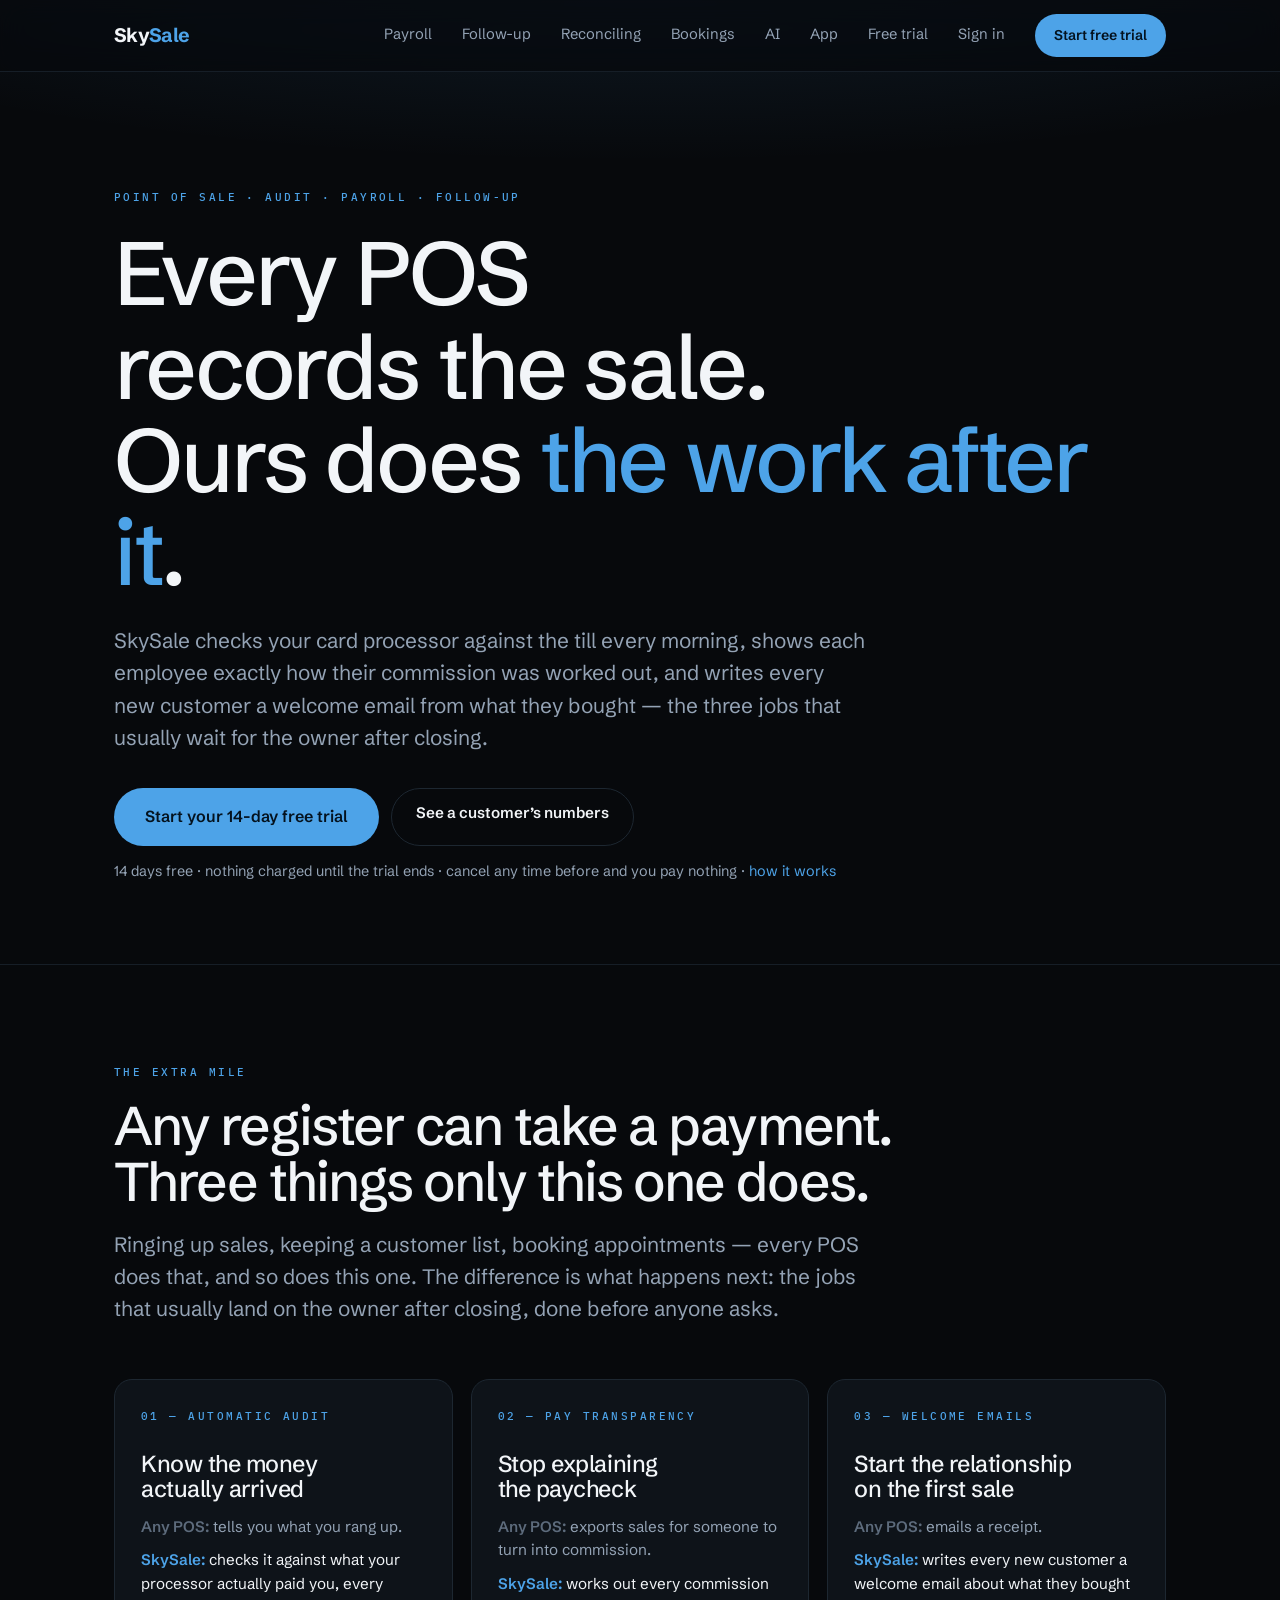
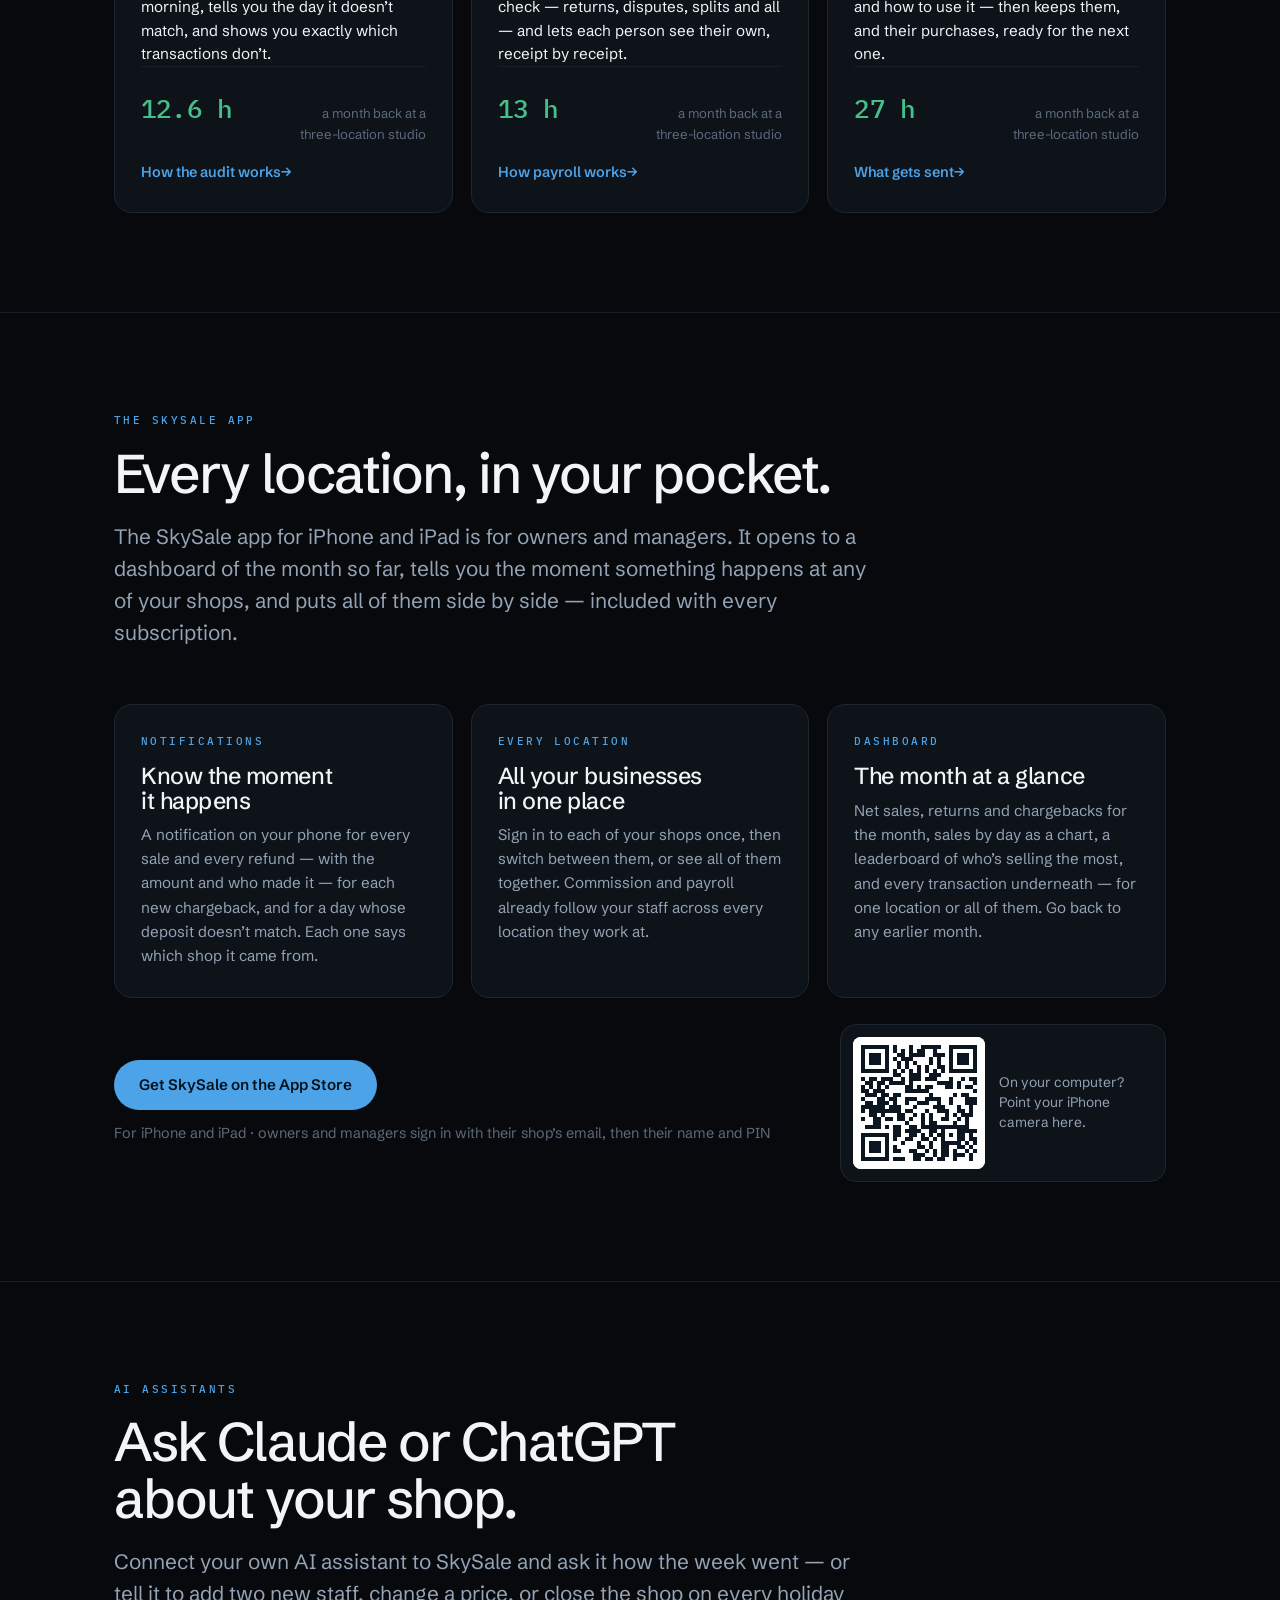
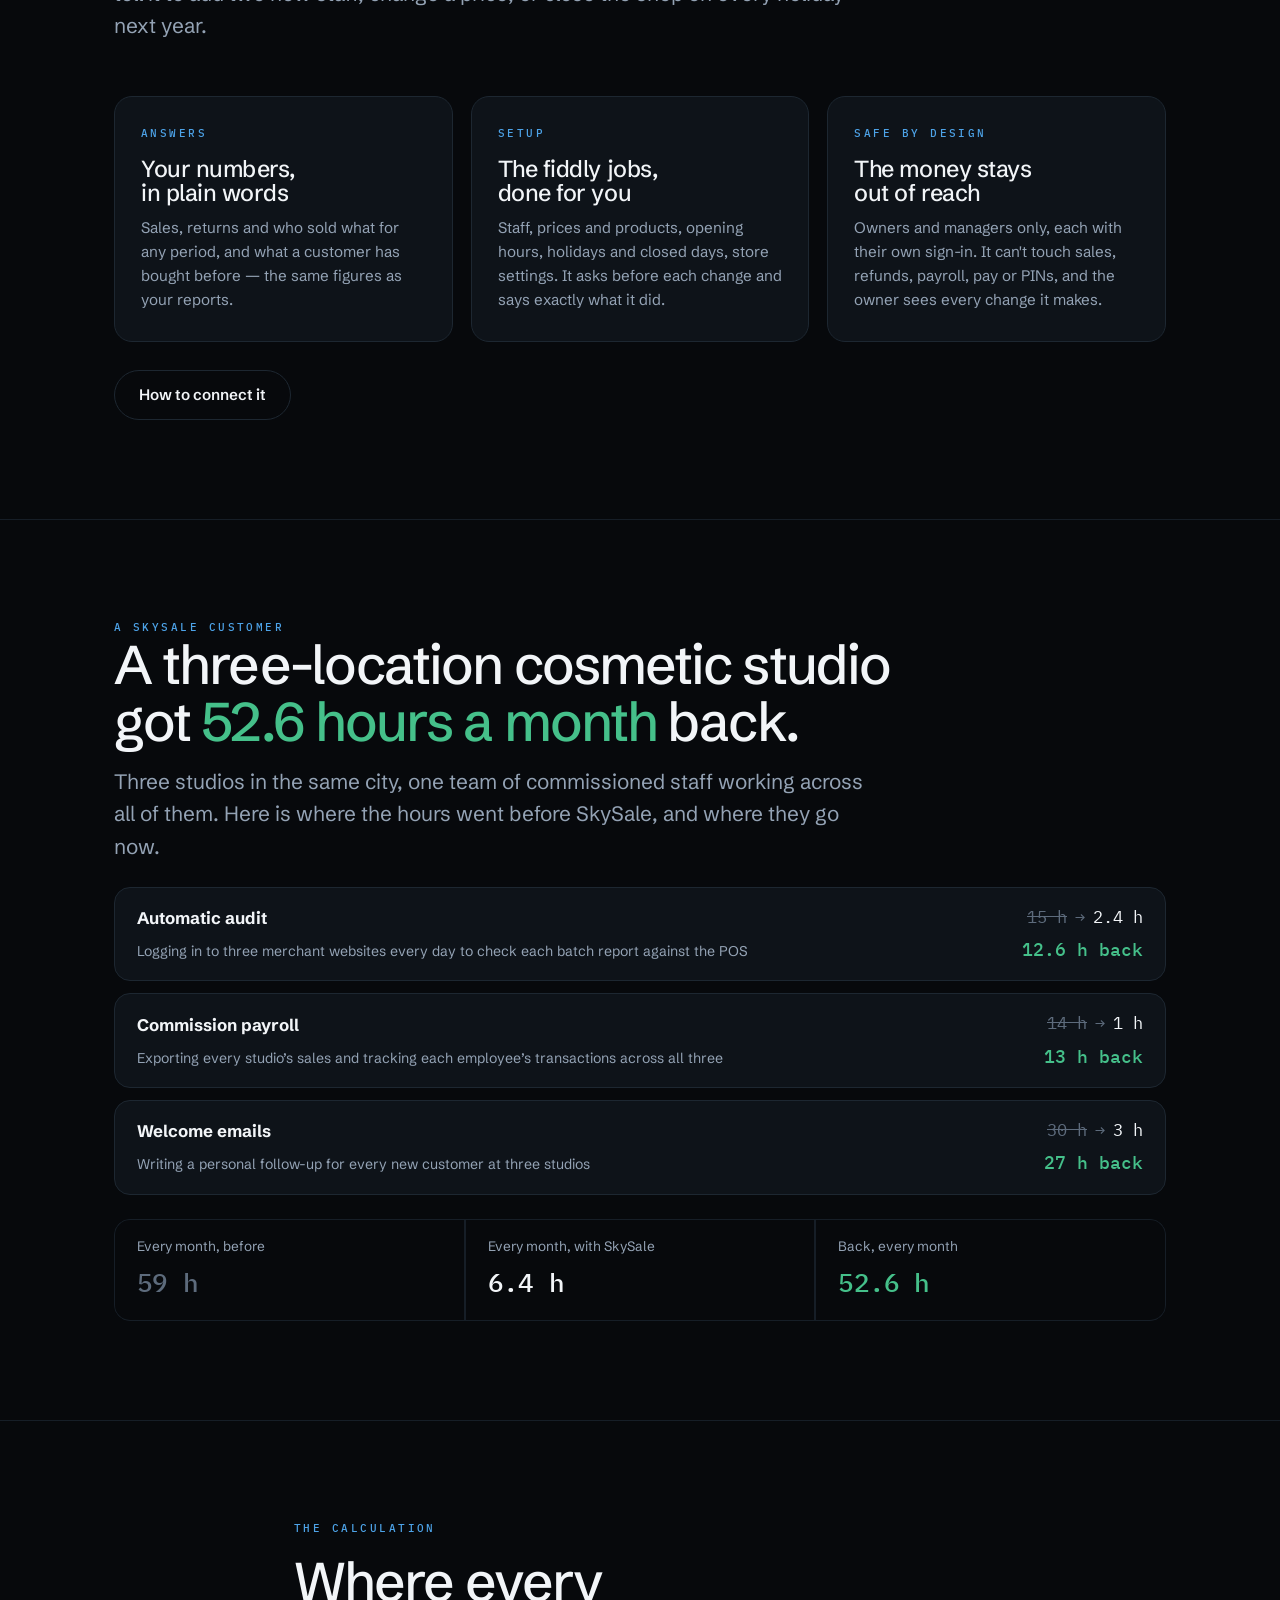
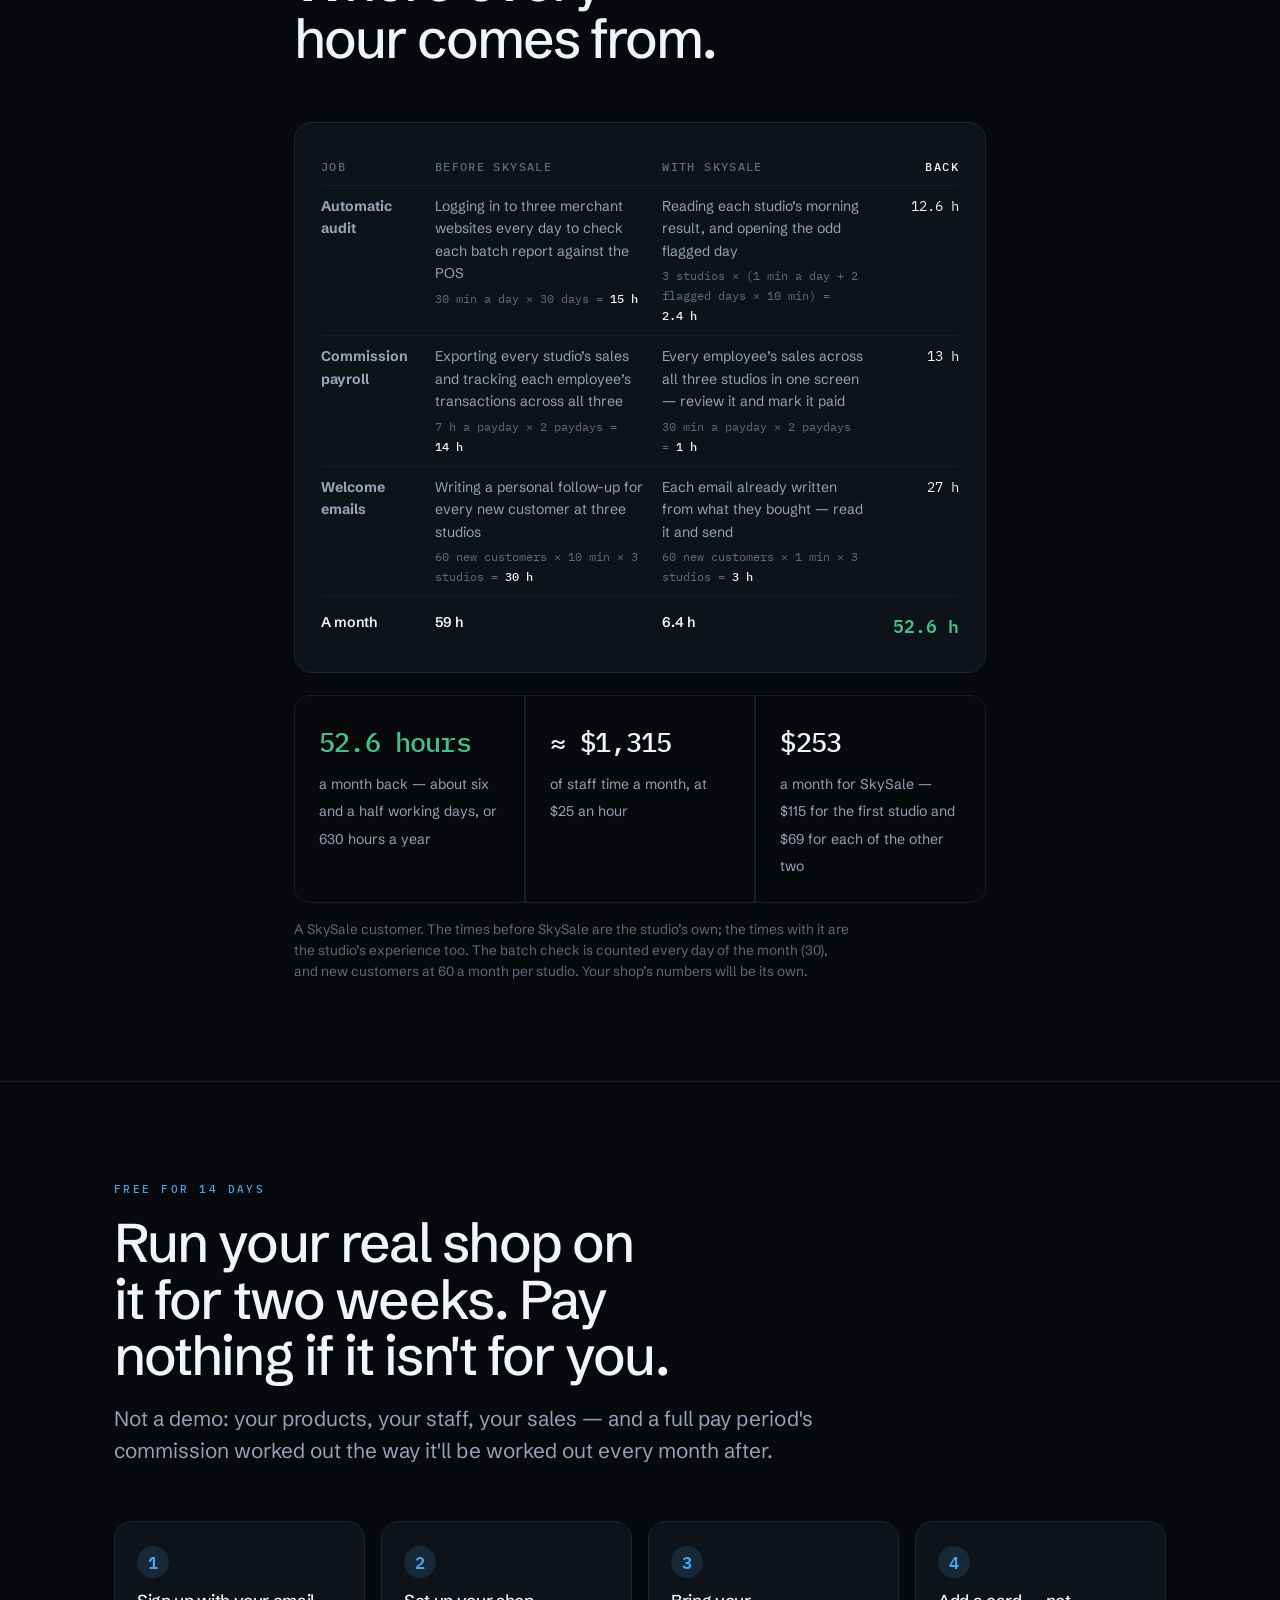
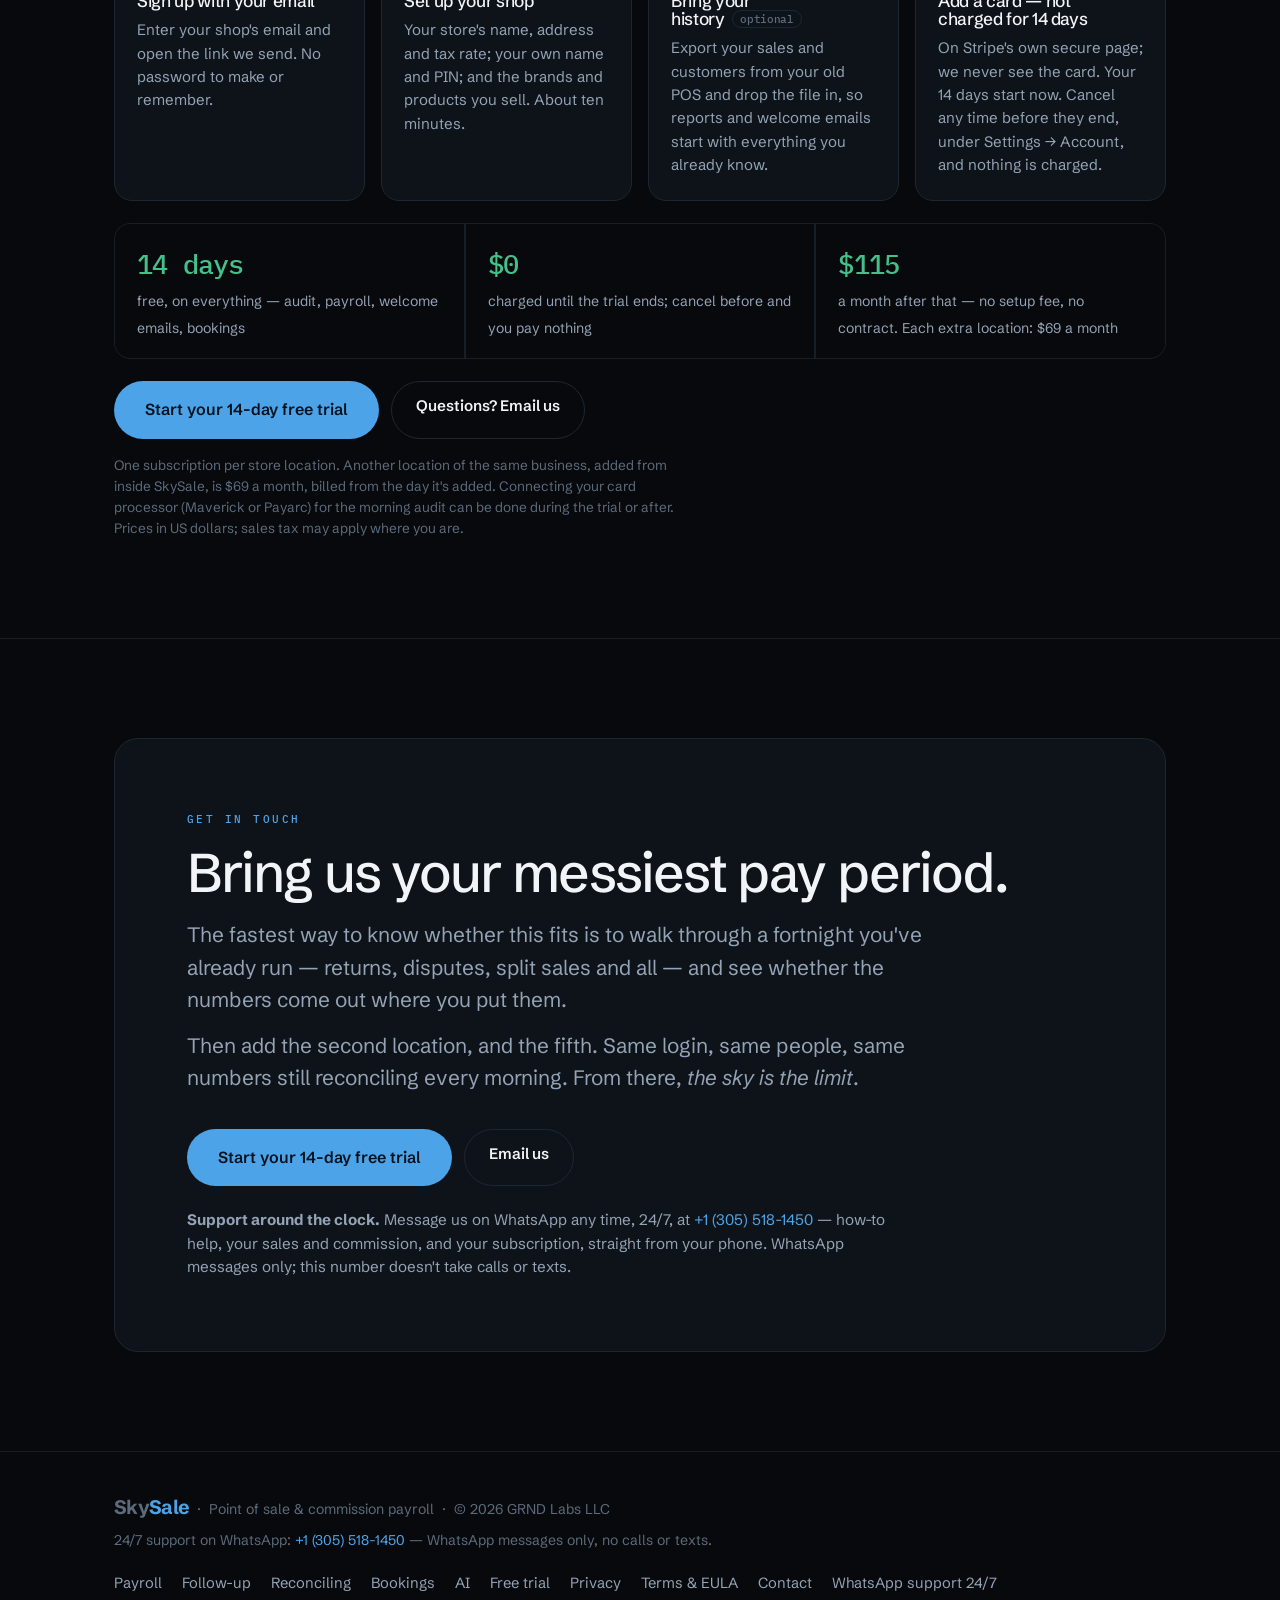
<file: index.html>
<!DOCTYPE html>
<html lang="en">
<head>
<meta charset="utf-8">
<meta name="viewport" content="width=device-width, initial-scale=1, viewport-fit=cover">
<title>SkySale — the point of sale that does the work after the sale</title>
<meta name="description" content="Every POS records the sale. SkySale checks your card processor against the till every morning, shows each employee exactly how their commission was worked out, and writes every new customer a welcome email from what they bought.">
<link rel="canonical" href="https://sky-sale.com/">

<meta property="og:type" content="website">
<meta property="og:url" content="https://sky-sale.com/">
<meta property="og:site_name" content="SkySale">
<meta property="og:title" content="SkySale — the point of sale that does the work after the sale">
<meta property="og:description" content="Every POS records the sale. Ours does the work after it.">
<meta property="og:image" content="https://sky-sale.com/assets/commissions.png">
<meta property="og:image:width" content="1010">
<meta property="og:image:height" content="682">
<meta name="twitter:card" content="summary_large_image">
<meta name="twitter:title" content="SkySale — the point of sale that does the work after the sale">
<meta name="twitter:description" content="Every POS records the sale. Ours does the work after it.">
<meta name="twitter:image" content="https://sky-sale.com/assets/commissions.png">
<meta name="theme-color" content="#07090C">

<link rel="preconnect" href="https://fonts.googleapis.com">
<link rel="preconnect" href="https://fonts.gstatic.com" crossorigin>
<link rel="stylesheet" href="https://fonts.googleapis.com/css2?family=Schibsted+Grotesk:wght@400;500;600;700&family=IBM+Plex+Mono:wght@400;500&display=swap">
<link rel="stylesheet" href="styles.css">
</head>
<body>

<header>
  <div class="wrap masthead">
    <a href="/" class="logo">Sky<span>Sale</span></a>
    <nav>
      <a class="opt" href="payroll.html">Payroll</a>
      <a class="opt" href="follow-up.html">Follow-up</a>
      <a class="opt" href="reconciliation.html">Reconciling</a>
      <a class="opt" href="bookings.html">Bookings</a>
      <a class="opt" href="ai.html">AI</a>
      <a class="opt" href="#app">App</a>
      <a class="opt" href="#free-trial">Free trial</a>
      <a class="opt signin" href="https://app.sky-sale.com/">Sign in</a>
      <a class="btn btn-solid btn-sm" href="https://app.sky-sale.com/signup.html">Start free trial</a>
    </nav>
  </div>
</header>

<main>

  <!-- ── Hero ───────────────────────────────────────────────────────── -->
  <section class="hero">
    <div class="wrap">
      <p class="eyebrow">Point of sale · audit · payroll · follow-up</p>
      <h1>Every POS records the sale.<br>Ours does <em>the work after it</em>.</h1>
      <p class="lede">
        SkySale checks your card processor against the till every morning, shows each
        employee exactly how their commission was worked out, and writes every new
        customer a welcome email from what they bought — the three jobs that usually
        wait for the owner after closing.
      </p>
      <div class="cta-row">
        <a class="btn btn-solid btn-lg" href="https://app.sky-sale.com/signup.html">Start your 14-day free trial</a>
        <a class="btn btn-ghost" href="#saves">See a customer’s numbers</a>
      </div>
      <p class="trial-note">14 days free · nothing charged until the trial ends · cancel any time before and you pay nothing · <a href="#free-trial">how it works</a></p>
    </div>
  </section>

  <!-- ── The extra mile ───────────────────────────────────────────────── -->
  <section class="rule-top" id="extra-mile">
    <div class="wrap">
      <div class="sec-head narrow reveal">
        <p class="eyebrow">The extra mile</p>
        <h2>Any register can take a payment. Three things only this one does.</h2>
        <p class="lede">
          Ringing up sales, keeping a customer list, booking appointments — every POS does that,
          and so does this one. The difference is what happens next: the jobs that usually land on
          the owner after closing, done before anyone asks.
        </p>
      </div>

      <div class="miles">
        <a class="mile card" href="reconciliation.html">
          <span class="eyebrow">01 — Automatic audit</span>
          <h3>Know the money actually arrived</h3>
          <p class="vs"><b>Any POS:</b> tells you what you rang up.</p>
          <p class="vs ours"><b>SkySale:</b> checks it against what your processor actually paid you, every morning, tells you the day it doesn’t match, and shows you exactly which transactions don’t.</p>
          <div class="saves"><b>12.6 h</b><span>a month back at a<br>three-location studio</span></div>
          <span class="more">How the audit works</span>
        </a>
        <a class="mile card" href="payroll.html">
          <span class="eyebrow">02 — Pay transparency</span>
          <h3>Stop explaining the paycheck</h3>
          <p class="vs"><b>Any POS:</b> exports sales for someone to turn into commission.</p>
          <p class="vs ours"><b>SkySale:</b> works out every commission check — returns, disputes, splits and all — and lets each person see their own, receipt by receipt.</p>
          <div class="saves"><b>13 h</b><span>a month back at a<br>three-location studio</span></div>
          <span class="more">How payroll works</span>
        </a>
        <a class="mile card" href="follow-up.html">
          <span class="eyebrow">03 — Welcome emails</span>
          <h3>Start the relationship on the first sale</h3>
          <p class="vs"><b>Any POS:</b> emails a receipt.</p>
          <p class="vs ours"><b>SkySale:</b> writes every new customer a welcome email about what they bought and how to use it — then keeps them, and their purchases, ready for the next one.</p>
          <div class="saves"><b>27 h</b><span>a month back at a<br>three-location studio</span></div>
          <span class="more">What gets sent</span>
        </a>
      </div>
    </div>
  </section>


  <!-- ── The app ─────────────────────────────────────────────────────────
       What the iPhone/iPad app does for owners and managers: notifications
       for every sale, refund and chargeback; every location together; and the
       dashboard it opens to. Free with the subscription. -->
  <section class="rule-top" id="app">
    <div class="wrap">
      <div class="sec-head narrow reveal">
        <p class="eyebrow">The SkySale app</p>
        <h2>Every location, in your pocket.</h2>
        <p class="lede">
          The SkySale app for iPhone and iPad is for owners and managers. It opens to a dashboard
          of the month so far, tells you the moment something happens at any of your shops, and
          puts all of them side by side — included with every subscription.
        </p>
      </div>

      <div class="miles app-features">
        <div class="mile card">
          <span class="eyebrow">Notifications</span>
          <h3>Know the moment it happens</h3>
          <p>A notification on your phone for every sale and every refund — with the amount and who
          made it — for each new chargeback, and for a day whose deposit doesn’t match. Each one says
          which shop it came from.</p>
        </div>
        <div class="mile card">
          <span class="eyebrow">Every location</span>
          <h3>All your businesses in one place</h3>
          <p>Sign in to each of your shops once, then switch between them, or see all of them together.
          Commission and payroll already follow your staff across every location they work at.</p>
        </div>
        <div class="mile card">
          <span class="eyebrow">Dashboard</span>
          <h3>The month at a glance</h3>
          <p>Net sales, returns and chargebacks for the month, sales by day as a chart, a leaderboard of who’s
          selling the most, and every transaction underneath — for one location or all of them. Go back
          to any earlier month.</p>
        </div>
      </div>

      <div class="cta-row app-cta reveal">
        <div class="app-get">
          <a class="btn btn-solid" href="https://apps.apple.com/app/id6824591780" rel="noopener">Get SkySale on the App Store</a>
          <span class="app-note">For iPhone and iPad · owners and managers sign in with their shop’s email, then their name and PIN</span>
        </div>
        <!-- On a computer: point the phone's camera here to open the App Store
             on the phone. Hidden on phones, where the button does it. -->
        <figure class="app-qr">
          <img src="assets/app-store-qr.svg" width="132" height="132" alt="QR code linking to SkySale on the App Store">
          <figcaption>On your computer? Point your iPhone camera here.</figcaption>
        </figure>
      </div>
    </div>
  </section>


  <!-- ── AI assistants ───────────────────────────────────────────────────
       Claude or ChatGPT connected by an owner or manager (ai.html): answers
       about the shop, and setup changes — never sales, payroll or PINs. -->
  <section class="rule-top" id="ai">
    <div class="wrap">
      <div class="sec-head narrow reveal">
        <p class="eyebrow">AI assistants</p>
        <h2>Ask Claude or ChatGPT about your shop.</h2>
        <p class="lede">
          Connect your own AI assistant to SkySale and ask it how the week went — or tell it to add
          two new staff, change a price, or close the shop on every holiday next year.
        </p>
      </div>

      <div class="miles app-features">
        <div class="mile card">
          <span class="eyebrow">Answers</span>
          <h3>Your numbers, in plain words</h3>
          <p>Sales, returns and who sold what for any period, and what a customer has bought before —
          the same figures as your reports.</p>
        </div>
        <div class="mile card">
          <span class="eyebrow">Setup</span>
          <h3>The fiddly jobs, done for you</h3>
          <p>Staff, prices and products, opening hours, holidays and closed days, store settings.
          It asks before each change and says exactly what it did.</p>
        </div>
        <div class="mile card">
          <span class="eyebrow">Safe by design</span>
          <h3>The money stays out of reach</h3>
          <p>Owners and managers only, each with their own sign-in. It can't touch sales, refunds,
          payroll, pay or PINs, and the owner sees every change it makes.</p>
        </div>
      </div>

      <div class="cta-row reveal" style="margin-top:28px">
        <a class="btn btn-ghost" href="ai.html">How to connect it</a>
      </div>
    </div>
  </section>


  <!-- ── A customer, worked through ───────────────────────────────────── -->
  <section class="story" id="saves">
    <div class="wrap story-inner">
      <div class="story-head reveal">
        <p class="eyebrow">A SkySale customer</p>
        <h2>A three-location cosmetic studio got <em>52.6 hours a month</em> back.</h2>
        <p class="lede">
          Three studios in the same city, one team of commissioned staff working across all of them.
          Here is where the hours went before SkySale, and where they go now.
        </p>
      </div>

      <div class="story-rows stagger">
        <a class="srow" href="reconciliation.html">
          <div class="srow-label">
            <b>Automatic audit</b>
            <span>Logging in to three merchant websites every day to check each batch report against the POS</span>
          </div>
          <div class="srow-nums">
            <span class="was">15 h</span><span class="arrow">→</span><span class="now">2.4 h</span>
            <b class="saved">12.6 h back</b>
          </div>
        </a>
        <a class="srow" href="payroll.html">
          <div class="srow-label">
            <b>Commission payroll</b>
            <span>Exporting every studio’s sales and tracking each employee’s transactions across all three</span>
          </div>
          <div class="srow-nums">
            <span class="was">14 h</span><span class="arrow">→</span><span class="now">1 h</span>
            <b class="saved">13 h back</b>
          </div>
        </a>
        <a class="srow" href="follow-up.html">
          <div class="srow-label">
            <b>Welcome emails</b>
            <span>Writing a personal follow-up for every new customer at three studios</span>
          </div>
          <div class="srow-nums">
            <span class="was">30 h</span><span class="arrow">→</span><span class="now">3 h</span>
            <b class="saved">27 h back</b>
          </div>
        </a>
      </div>

      <div class="story-total reveal">
        <div><span>Every month, before</span><b class="was">59 h</b></div>
        <div><span>Every month, with SkySale</span><b>6.4 h</b></div>
        <div><span>Back, every month</span><b class="credit">52.6 h</b></div>
      </div>
    </div>
  </section>

  <!-- ── The calculation ─────────────────────────────────────────────── -->
  <section class="rule-top">
    <div class="wrap narrow">
      <div class="sec-head reveal">
        <p class="eyebrow">The calculation</p>
        <h2>Where every hour comes from.</h2>
      </div>
      <div class="example calc reveal">
        <table>
          <thead><tr><th>Job</th><th>Before SkySale</th><th>With SkySale</th><th class="h">Back</th></tr></thead>
          <tbody>
            <tr>
              <td><b>Automatic audit</b></td>
              <td>Logging in to three merchant websites every day to check each batch report against the POS<div class="sum-line">30 min a day × 30 days = <b>15 h</b></div></td>
              <td>Reading each studio’s morning result, and opening the odd flagged day<div class="sum-line">3 studios × (1 min a day + 2 flagged days × 10 min) = <b>2.4 h</b></div></td>
              <td class="h">12.6 h</td>
            </tr>
            <tr>
              <td><b>Commission payroll</b></td>
              <td>Exporting every studio’s sales and tracking each employee’s transactions across all three<div class="sum-line">7 h a payday × 2 paydays = <b>14 h</b></div></td>
              <td>Every employee’s sales across all three studios in one screen — review it and mark it paid<div class="sum-line">30 min a payday × 2 paydays = <b>1 h</b></div></td>
              <td class="h">13 h</td>
            </tr>
            <tr>
              <td><b>Welcome emails</b></td>
              <td>Writing a personal follow-up for every new customer at three studios<div class="sum-line">60 new customers × 10 min × 3 studios = <b>30 h</b></div></td>
              <td>Each email already written from what they bought — read it and send<div class="sum-line">60 new customers × 1 min × 3 studios = <b>3 h</b></div></td>
              <td class="h">27 h</td>
            </tr>
            <tr class="sum"><td>A month</td><td>59 h</td><td>6.4 h</td><td class="h">52.6 h</td></tr>
          </tbody>
        </table>
      </div>
      <div class="total-saved reveal">
        <div><b class="credit">52.6 hours</b><span>a month back — about six and a half working days, or 630 hours a year</span></div>
        <div><b>≈ $1,315</b><span>of staff time a month, at $25 an hour</span></div>
        <div><b>$253</b><span>a month for SkySale — $115 for the first studio and $69 for each of the other two</span></div>
      </div>
      <p class="fineprint">
        A SkySale customer. The times before SkySale are the studio’s own; the times with it are the studio’s
        experience too. The batch check is counted every day of the month (30), and new customers at 60 a
        month per studio. Your shop’s numbers will be its own.
      </p>
    </div>
  </section>

  <!-- ── The free trial ────────────────────────────────────────────────
       Exactly what signup does: the steps are the app's own, and the terms
       are Stripe Checkout's as configured in billing (14 days, card taken but
       not charged until the trial ends, $115 a month per location after, $69 for
       each extra location added from the app). -->
  <section class="rule-top" id="free-trial">
    <div class="wrap">
      <div class="sec-head narrow reveal">
        <p class="eyebrow">Free for 14 days</p>
        <h2>Run your real shop on it for two weeks. Pay nothing if it isn't for you.</h2>
        <p class="lede">
          Not a demo: your products, your staff, your sales — and a full pay period's
          commission worked out the way it'll be worked out every month after.
        </p>
      </div>

      <ol class="trial-steps stagger">
        <li>
          <span class="n">1</span>
          <h3>Sign up with your email</h3>
          <p>Enter your shop's email and open the link we send. No password to make or remember.</p>
        </li>
        <li>
          <span class="n">2</span>
          <h3>Set up your shop</h3>
          <p>Your store's name, address and tax rate; your own name and PIN; and the brands and products you sell. About ten minutes.</p>
        </li>
        <li>
          <span class="n">3</span>
          <h3>Bring your history <span class="opt-tag">optional</span></h3>
          <p>Export your sales and customers from your old POS and drop the file in, so reports and welcome emails start with everything you already know.</p>
        </li>
        <li>
          <span class="n">4</span>
          <h3>Add a card — not charged for 14 days</h3>
          <p>On Stripe's own secure page; we never see the card. Your 14 days start now. Cancel any time before they end, under Settings → Account, and nothing is charged.</p>
        </li>
      </ol>

      <div class="trial-terms reveal">
        <div><b>14 days</b><span>free, on everything — audit, payroll, welcome emails, bookings</span></div>
        <div><b>$0</b><span>charged until the trial ends; cancel before and you pay nothing</span></div>
        <div><b>$115</b><span>a month after that — no setup fee, no contract. Each extra location: $69 a month</span></div>
      </div>
      <div class="cta-row reveal" style="margin-top:22px">
        <a class="btn btn-solid btn-lg" href="https://app.sky-sale.com/signup.html">Start your 14-day free trial</a>
        <a class="btn btn-ghost" href="mailto:hello@sky-sale.com?subject=SkySale%20free%20trial">Questions? Email us</a>
      </div>
      <p class="fineprint">
        One subscription per store location. Another location of the same business, added from inside
        SkySale, is $69 a month, billed from the day it's added. Connecting your card
        processor (Maverick or Payarc) for the morning audit can be done during the trial or after.
        Prices in US dollars; sales tax may apply where you are.
      </p>
    </div>
  </section>

  <!-- ── Closer ──────────────────────────────────────────────────────── -->
  <section class="rule-top">
    <div class="wrap">
      <div class="closer reveal">
        <p class="eyebrow">Get in touch</p>
        <h2 style="margin-block:16px 18px">Bring us your messiest pay period.</h2>
        <p class="lede">
          The fastest way to know whether this fits is to walk through a
          fortnight you've already run — returns, disputes, split sales and all
          — and see whether the numbers come out where you put them.
        </p>
        <p class="lede" style="margin-top:14px">
          Then add the second location, and the fifth. Same login, same people,
          same numbers still reconciling every morning. From there,
          <em>the sky is the limit</em>.
        </p>
        <div class="cta-row">
          <a class="btn btn-solid btn-lg" href="https://app.sky-sale.com/signup.html">Start your 14-day free trial</a>
          <a class="btn btn-ghost" href="mailto:hello@sky-sale.com?subject=SkySale">Email us</a>
        </div>
        <p class="support-note">
          <strong>Support around the clock.</strong> Message us on WhatsApp any time, 24/7, at
          <a href="https://wa.me/13055181450" rel="noopener">+1 (305) 518-1450</a> — how-to help, your sales and commission, and your
          subscription, straight from your phone. WhatsApp messages only; this number doesn't take calls or texts.
        </p>
      </div>
    </div>
  </section>

</main>

<footer>
  <div class="wrap foot">
    <div><span class="logo">Sky<span>Sale</span></span> &nbsp;·&nbsp; Point of sale &amp; commission payroll &nbsp;·&nbsp; &copy; 2026 GRND Labs LLC<div class="foot-support">24/7 support on WhatsApp: <a href="https://wa.me/13055181450" rel="noopener">+1 (305) 518-1450</a> — WhatsApp messages only, no calls or texts.</div></div>
    <nav>
      <a href="payroll.html">Payroll</a>
      <a href="follow-up.html">Follow-up</a>
      <a href="reconciliation.html">Reconciling</a>
      <a href="bookings.html">Bookings</a>
      <a href="ai.html">AI</a>
      <a href="https://app.sky-sale.com/signup.html">Free trial</a>
      <a href="privacy.html">Privacy</a>
      <a href="terms.html">Terms &amp; EULA</a>
      <a href="mailto:hello@sky-sale.com">Contact</a>
      <a href="https://wa.me/13055181450" rel="noopener">WhatsApp support 24/7</a>
    </nav>
  </div>
</footer>

</body>
</html>
</file>
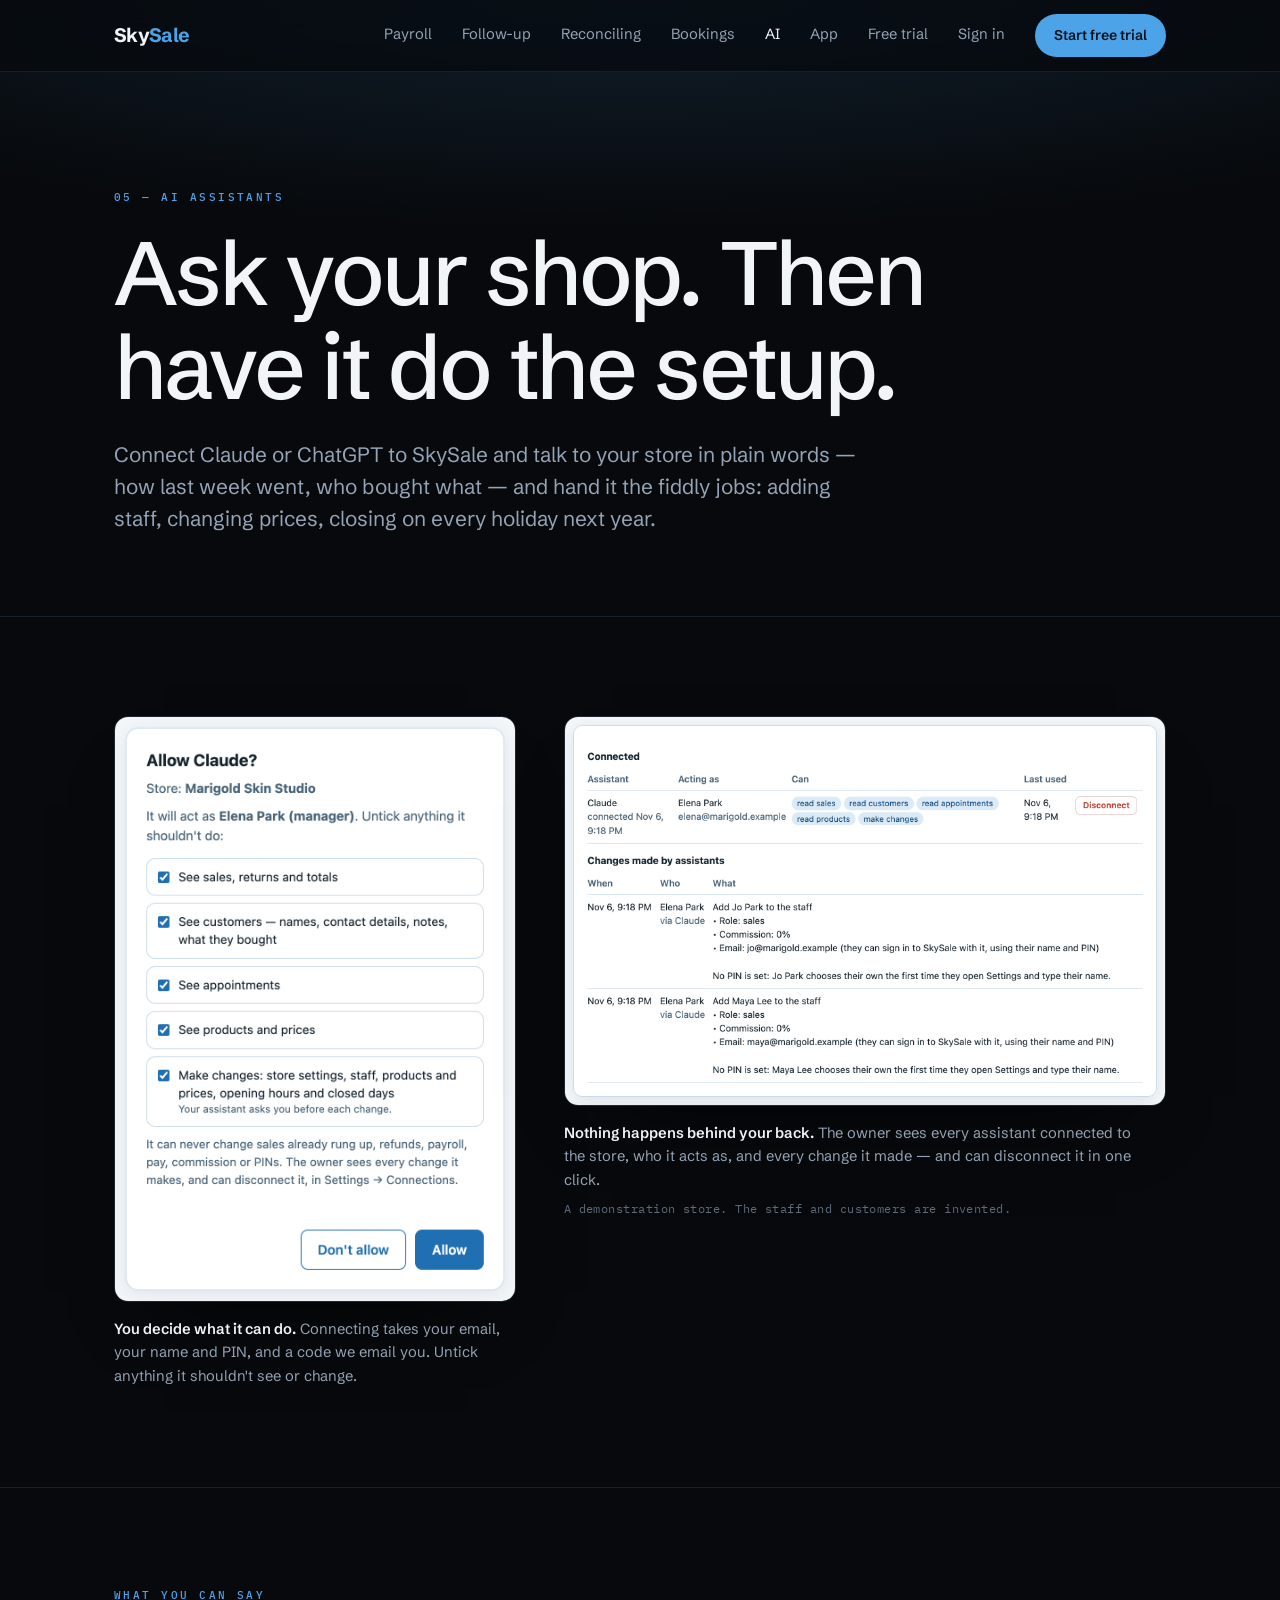
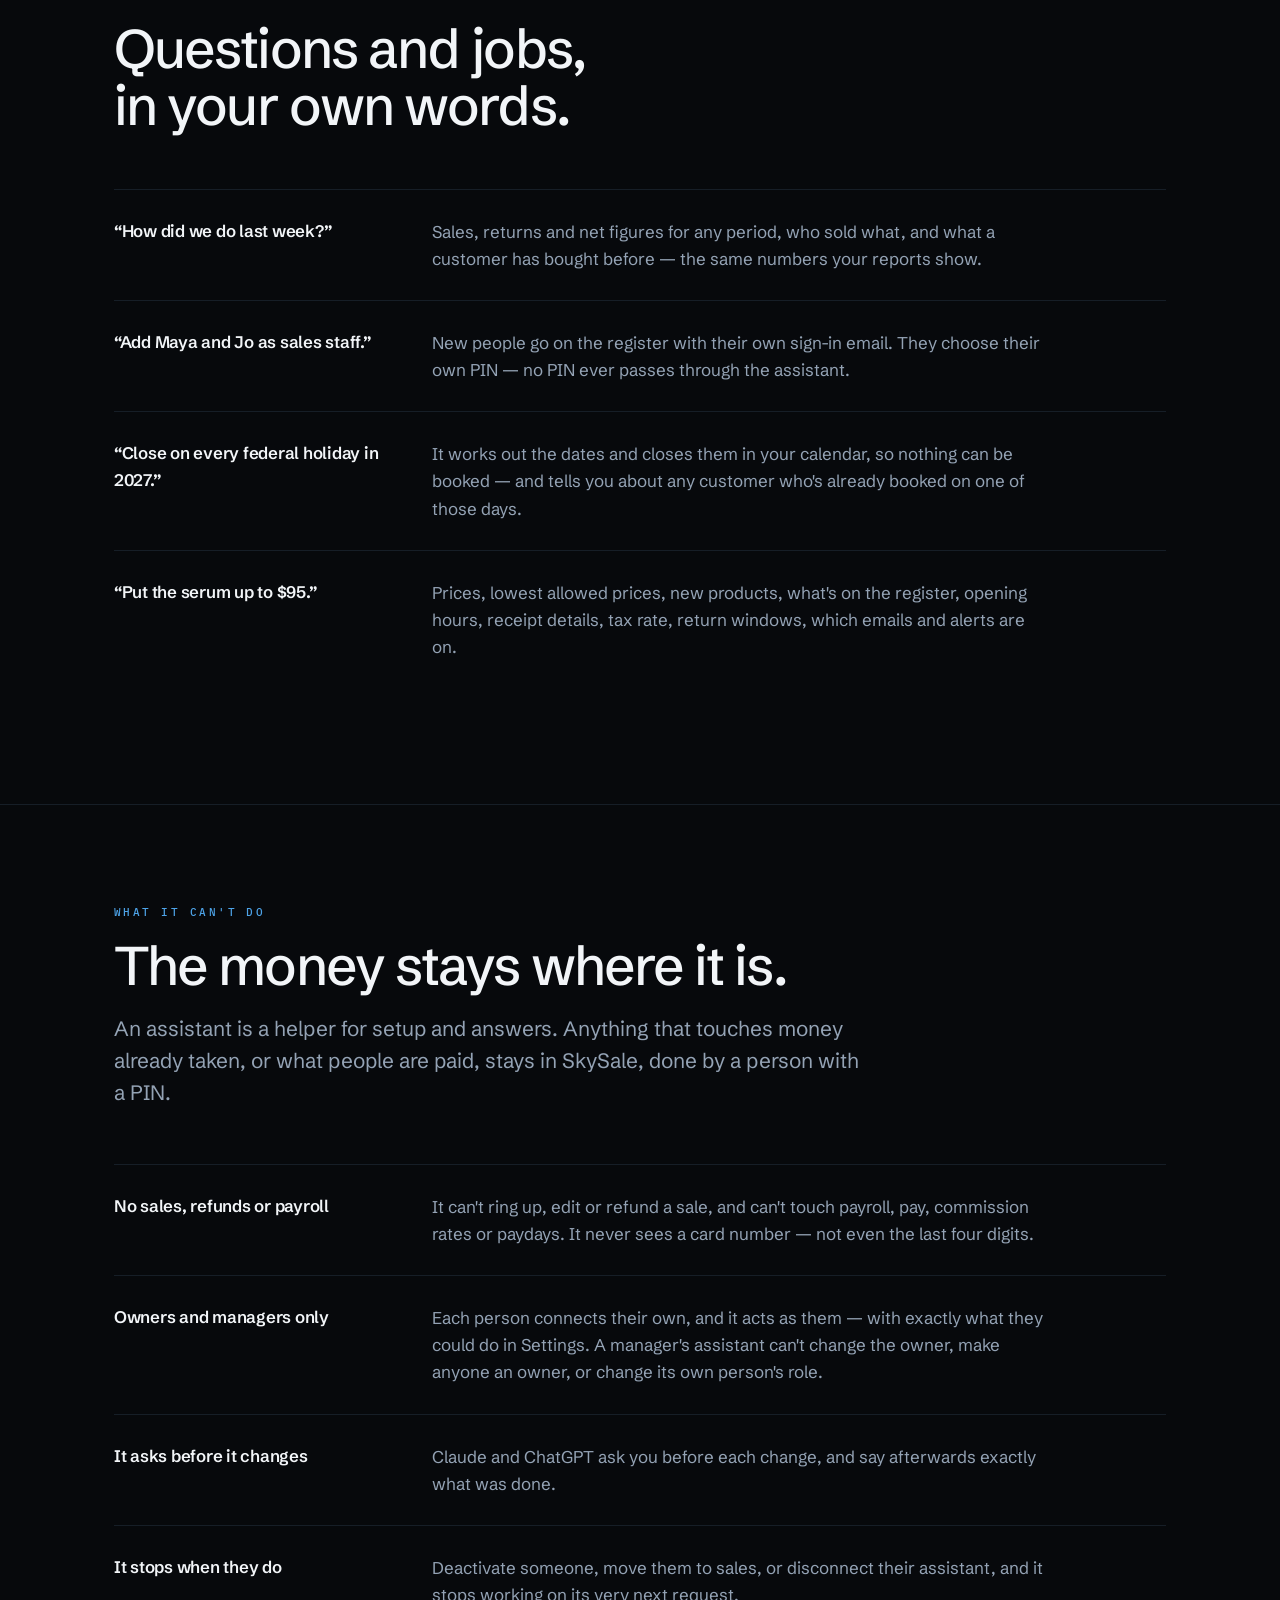
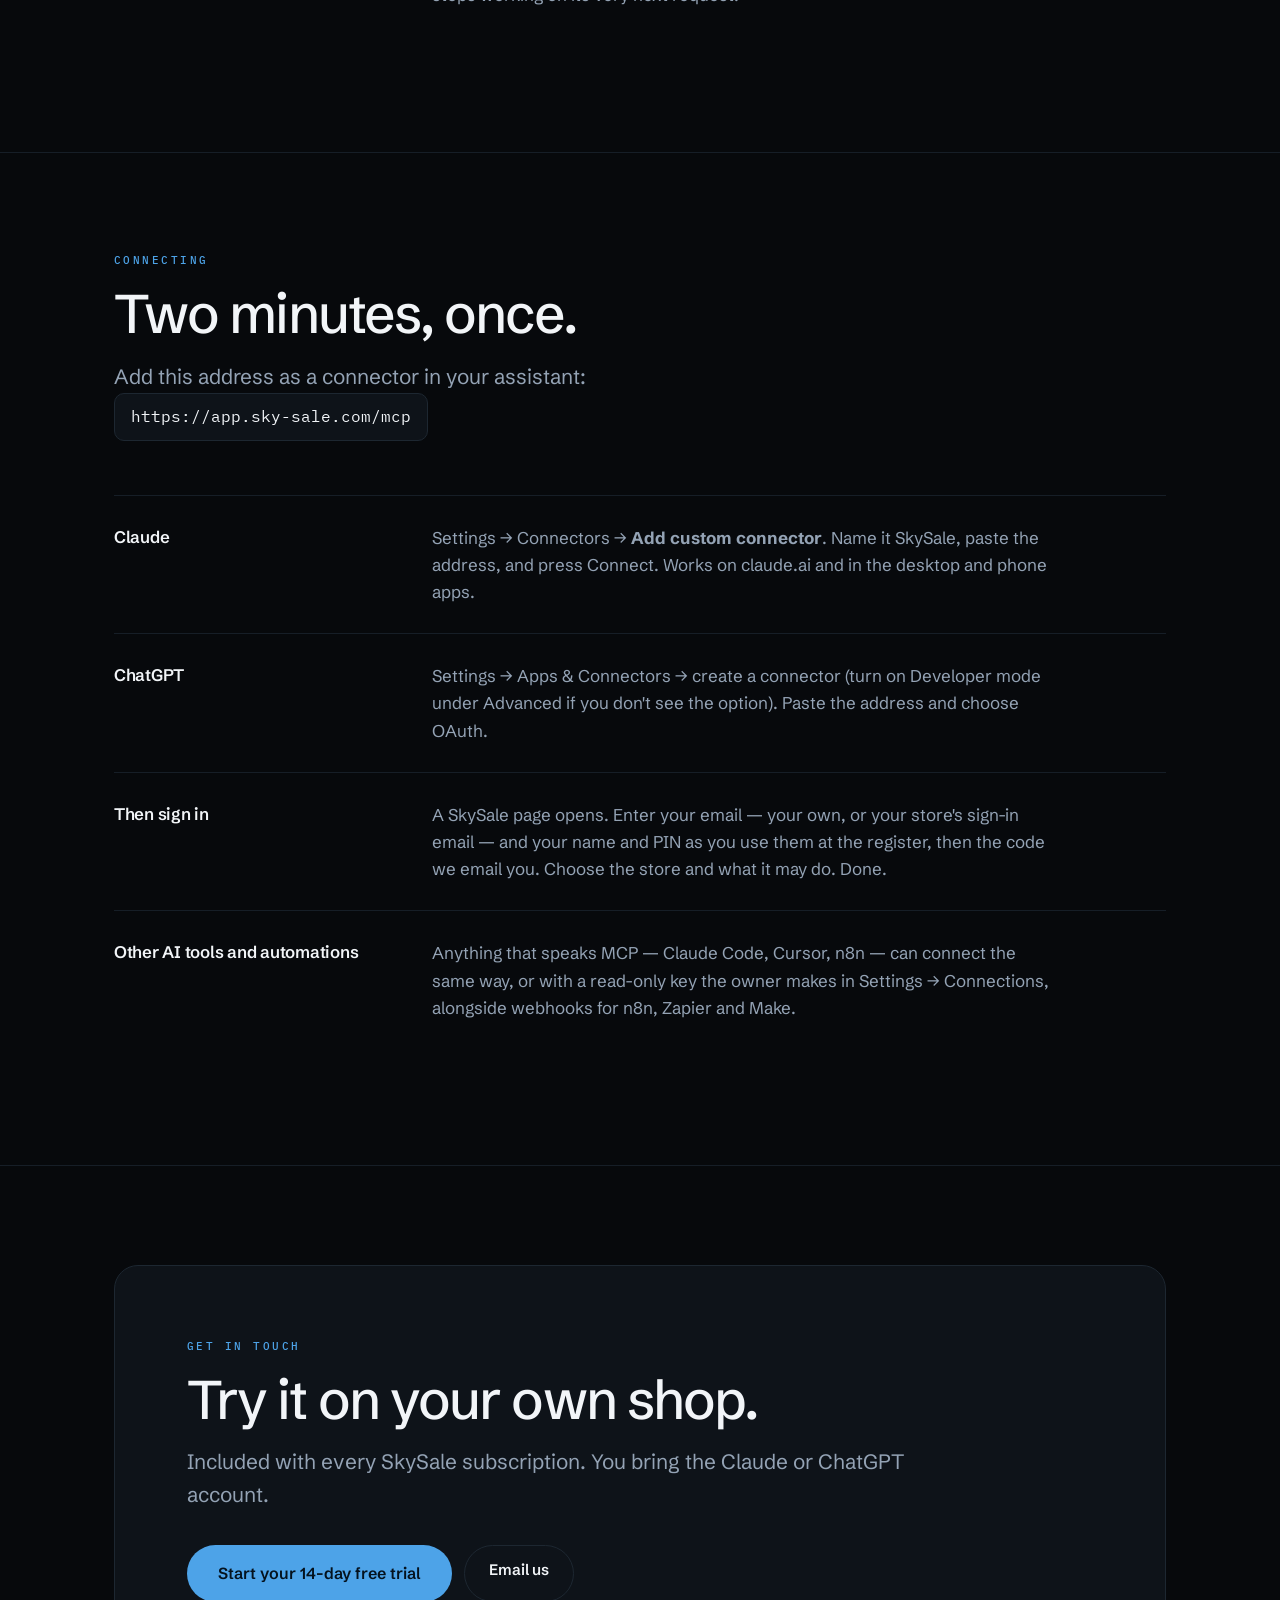
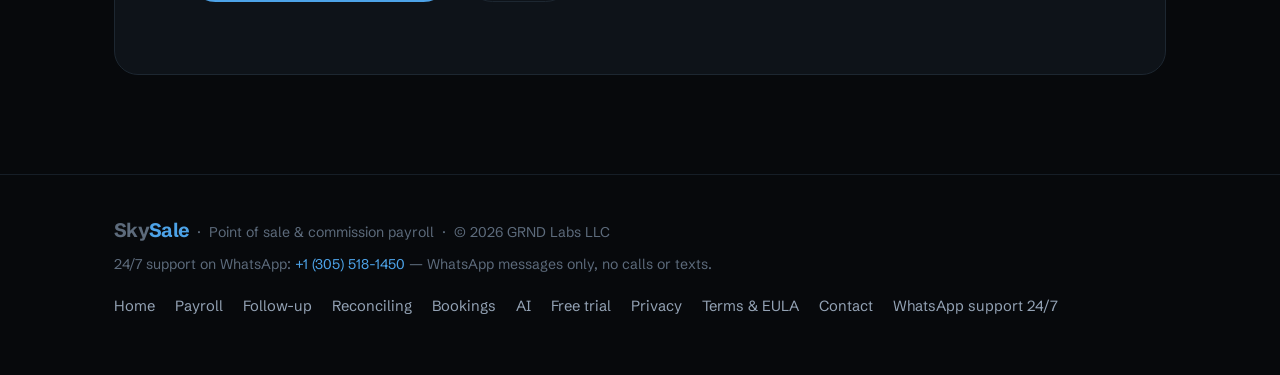
<file: ai.html>
<!DOCTYPE html>
<html lang="en">
<head>
<meta charset="utf-8">
<meta name="viewport" content="width=device-width, initial-scale=1, viewport-fit=cover">
<title>Your AI assistant, connected — SkySale</title>
<meta name="description" content="Connect Claude or ChatGPT to SkySale. Ask about your sales in plain words, and have it add staff, change prices, set opening hours or close the shop on holidays — never touching sales, payroll or PINs.">
<link rel="canonical" href="https://sky-sale.com/ai.html">
<meta property="og:type" content="website">
<meta property="og:url" content="https://sky-sale.com/ai.html">
<meta property="og:site_name" content="SkySale">
<meta property="og:title" content="Your AI assistant, connected — SkySale">
<meta property="og:description" content="Ask Claude or ChatGPT about your shop, and have it do the setup.">
<meta property="og:image" content="https://sky-sale.com/assets/ai-changes.png">
<meta name="twitter:card" content="summary_large_image">
<meta name="twitter:image" content="https://sky-sale.com/assets/ai-changes.png">
<meta name="theme-color" content="#07090C">
<link rel="preconnect" href="https://fonts.googleapis.com">
<link rel="preconnect" href="https://fonts.gstatic.com" crossorigin>
<link rel="stylesheet" href="https://fonts.googleapis.com/css2?family=Schibsted+Grotesk:wght@400;500;600;700&family=IBM+Plex+Mono:wght@400;500&display=swap">
<link rel="stylesheet" href="styles.css">
</head>
<body>

<header>
  <div class="wrap masthead">
    <a href="/" class="logo">Sky<span>Sale</span></a>
    <nav>
      <a class="opt" href="payroll.html">Payroll</a>
      <a class="opt" href="follow-up.html">Follow-up</a>
      <a class="opt" href="reconciliation.html">Reconciling</a>
      <a class="opt" href="bookings.html">Bookings</a>
      <a class="opt" href="ai.html" aria-current="page">AI</a>
      <a class="opt" href="/#app">App</a>
      <a class="opt" href="/#free-trial">Free trial</a>
      <a class="opt signin" href="https://app.sky-sale.com/">Sign in</a>
      <a class="btn btn-solid btn-sm" href="https://app.sky-sale.com/signup.html">Start free trial</a>
    </nav>
  </div>
</header>

<main>

  <section class="hero">
    <div class="wrap">
      <p class="eyebrow">05 — AI assistants</p>
      <h1>Ask your shop. Then have it do the setup.</h1>
      <p class="lede">Connect Claude or ChatGPT to SkySale and talk to your store in plain words — how last week went, who bought what — and hand it the fiddly jobs: adding staff, changing prices, closing on every holiday next year.</p>
    </div>
  </section>

  <section class="rule-top">
    <div class="wrap">
      <div class="ai-figs">
        <figure class="reveal">
          <img src="assets/ai-approve.png" width="896" height="1308" loading="lazy"
               alt="SkySale asking a manager to approve Claude: which store, who it acts as, and checkboxes for seeing sales, customers, appointments and products, and for making changes.">
          <figcaption>
            <b>You decide what it can do.</b> Connecting takes your email, your name and PIN,
            and a code we email you. Untick anything it shouldn't see or change.
          </figcaption>
        </figure>
        <figure class="reveal">
          <img src="assets/ai-changes.png" width="1768" height="1140" loading="lazy"
               alt="The owner's list of connected assistants, and each change one made: who it acted as, through which assistant, and exactly what changed.">
          <figcaption>
            <b>Nothing happens behind your back.</b> The owner sees every assistant connected
            to the store, who it acts as, and every change it made — and can disconnect it in one click.
            <span class="demo">A demonstration store. The staff and customers are invented.</span>
          </figcaption>
        </figure>
      </div>
    </div>
  </section>

  <section class="rule-top">
    <div class="wrap">
      <div class="sec-head narrow reveal">
        <p class="eyebrow">What you can say</p>
        <h2>Questions and jobs, in your own words.</h2>
      </div>
      <dl class="spec stagger">
        <div class="spec-row">
          <dt>“How did we do last week?”</dt>
          <dd>
            Sales, returns and net figures for any period, who sold what, and what a customer
            has bought before — the same numbers your reports show.
          </dd>
        </div>
        <div class="spec-row">
          <dt>“Add Maya and Jo as sales staff.”</dt>
          <dd>
            New people go on the register with their own sign-in email. They choose their own PIN —
            no PIN ever passes through the assistant.
          </dd>
        </div>
        <div class="spec-row">
          <dt>“Close on every federal holiday in 2027.”</dt>
          <dd>
            It works out the dates and closes them in your calendar, so nothing can be booked — and
            tells you about any customer who's already booked on one of those days.
          </dd>
        </div>
        <div class="spec-row">
          <dt>“Put the serum up to $95.”</dt>
          <dd>
            Prices, lowest allowed prices, new products, what's on the register, opening hours,
            receipt details, tax rate, return windows, which emails and alerts are on.
          </dd>
        </div>
      </dl>
    </div>
  </section>

  <section class="rule-top">
    <div class="wrap">
      <div class="sec-head narrow reveal">
        <p class="eyebrow">What it can't do</p>
        <h2>The money stays where it is.</h2>
        <p class="lede">
          An assistant is a helper for setup and answers. Anything that touches money already taken,
          or what people are paid, stays in SkySale, done by a person with a PIN.
        </p>
      </div>
      <dl class="spec stagger">
        <div class="spec-row">
          <dt>No sales, refunds or payroll</dt>
          <dd>
            It can't ring up, edit or refund a sale, and can't touch payroll, pay, commission
            rates or paydays. It never sees a card number — not even the last four digits.
          </dd>
        </div>
        <div class="spec-row">
          <dt>Owners and managers only</dt>
          <dd>
            Each person connects their own, and it acts as them — with exactly what they could do in
            Settings. A manager's assistant can't change the owner, make anyone an owner, or change
            its own person's role.
          </dd>
        </div>
        <div class="spec-row">
          <dt>It asks before it changes</dt>
          <dd>
            Claude and ChatGPT ask you before each change, and say afterwards exactly what was done.
          </dd>
        </div>
        <div class="spec-row">
          <dt>It stops when they do</dt>
          <dd>
            Deactivate someone, move them to sales, or disconnect their assistant, and it stops working
            on its very next request.
          </dd>
        </div>
      </dl>
    </div>
  </section>

  <section class="rule-top" id="connect">
    <div class="wrap">
      <div class="sec-head narrow reveal">
        <p class="eyebrow">Connecting</p>
        <h2>Two minutes, once.</h2>
        <p class="lede">Add this address as a connector in your assistant:</p>
        <p class="ai-addr"><code>https://app.sky-sale.com/mcp</code></p>
      </div>
      <dl class="spec stagger">
        <div class="spec-row">
          <dt>Claude</dt>
          <dd>
            Settings → Connectors → <b>Add custom connector</b>. Name it SkySale, paste the address,
            and press Connect. Works on claude.ai and in the desktop and phone apps.
          </dd>
        </div>
        <div class="spec-row">
          <dt>ChatGPT</dt>
          <dd>
            Settings → Apps &amp; Connectors → create a connector (turn on Developer mode under Advanced
            if you don't see the option). Paste the address and choose OAuth.
          </dd>
        </div>
        <div class="spec-row">
          <dt>Then sign in</dt>
          <dd>
            A SkySale page opens. Enter your email — your own, or your store's sign-in email — and your
            name and PIN as you use them at the register, then the code we email you. Choose the store and
            what it may do. Done.
          </dd>
        </div>
        <div class="spec-row">
          <dt>Other AI tools and automations</dt>
          <dd>
            Anything that speaks MCP — Claude Code, Cursor, n8n — can connect the same way, or with a
            read-only key the owner makes in Settings → Connections, alongside webhooks for n8n, Zapier
            and Make.
          </dd>
        </div>
      </dl>
    </div>
  </section>

  <section class="rule-top">
    <div class="wrap">
      <div class="closer reveal">
        <p class="eyebrow">Get in touch</p>
        <h2 style="margin-block:16px 18px">Try it on your own shop.</h2>
        <p class="lede">Included with every SkySale subscription. You bring the Claude or ChatGPT account.</p>
        <div class="cta-row">
          <a class="btn btn-solid btn-lg" href="https://app.sky-sale.com/signup.html">Start your 14-day free trial</a>
          <a class="btn btn-ghost" href="mailto:hello@sky-sale.com?subject=SkySale">Email us</a>
        </div>
      </div>
    </div>
  </section>

</main>

<footer>
  <div class="wrap foot">
    <div><span class="logo">Sky<span>Sale</span></span> &nbsp;·&nbsp; Point of sale &amp; commission payroll &nbsp;·&nbsp; &copy; 2026 GRND Labs LLC<div class="foot-support">24/7 support on WhatsApp: <a href="https://wa.me/13055181450" rel="noopener">+1 (305) 518-1450</a> — WhatsApp messages only, no calls or texts.</div></div>
    <nav>
      <a href="/">Home</a>
      <a href="payroll.html">Payroll</a>
      <a href="follow-up.html">Follow-up</a>
      <a href="reconciliation.html">Reconciling</a>
      <a href="bookings.html">Bookings</a>
      <a href="ai.html">AI</a>
      <a href="https://app.sky-sale.com/signup.html">Free trial</a>
      <a href="privacy.html">Privacy</a>
      <a href="terms.html">Terms &amp; EULA</a>
      <a href="mailto:hello@sky-sale.com">Contact</a>
      <a href="https://wa.me/13055181450" rel="noopener">WhatsApp support 24/7</a>
    </nav>
  </div>
</footer>

</body>
</html>
</file>
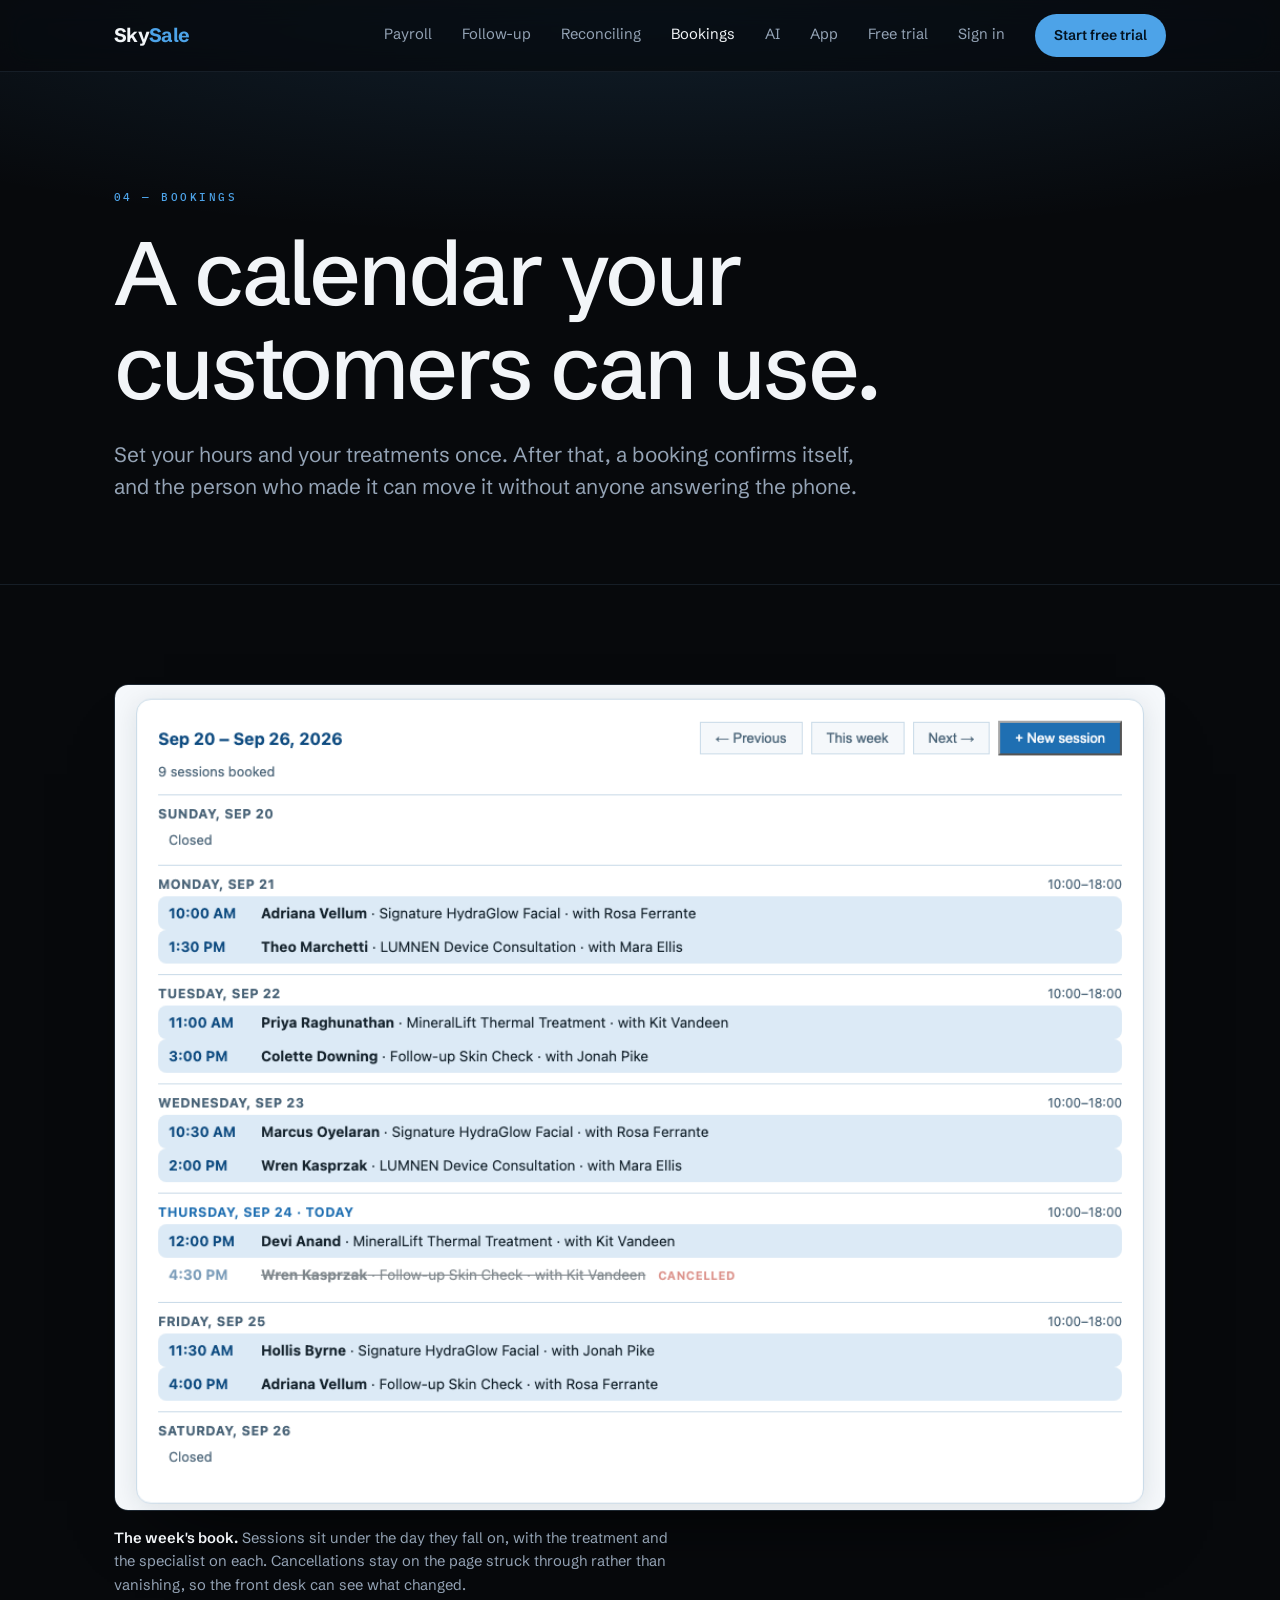
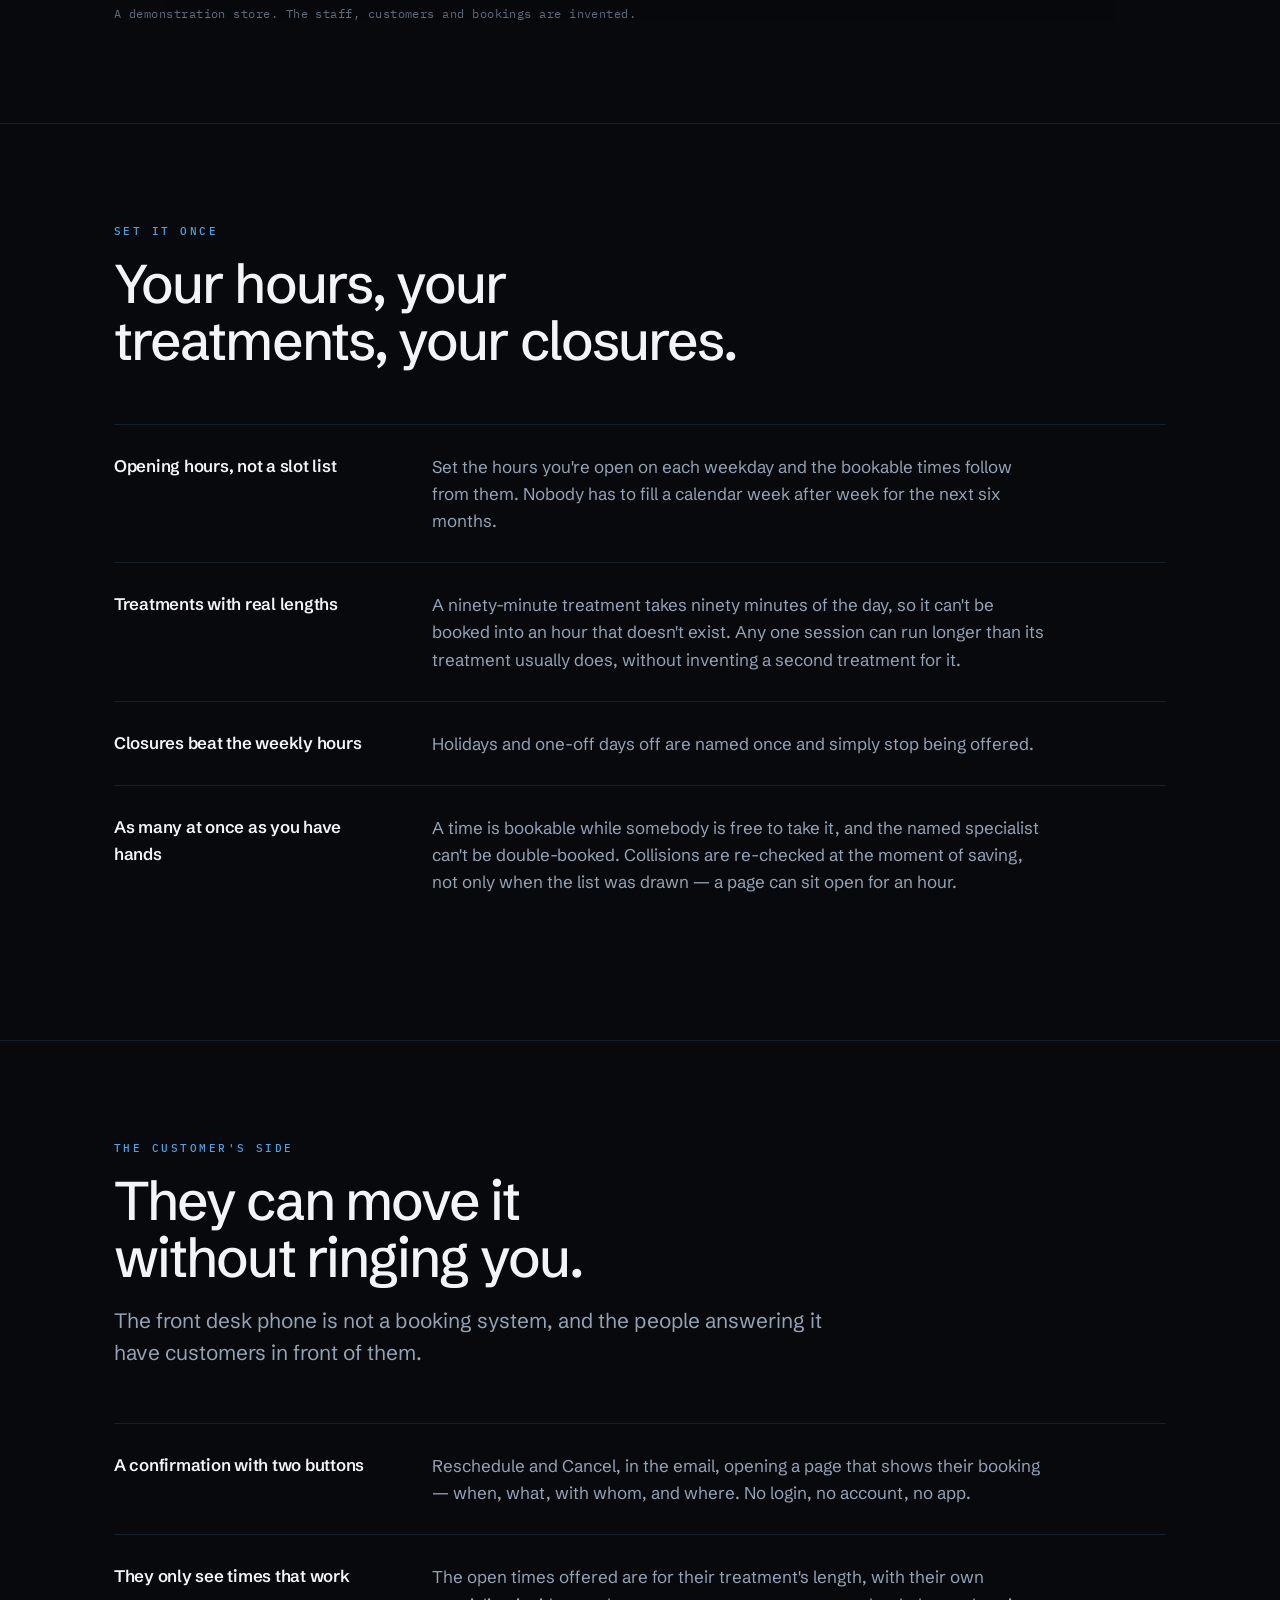
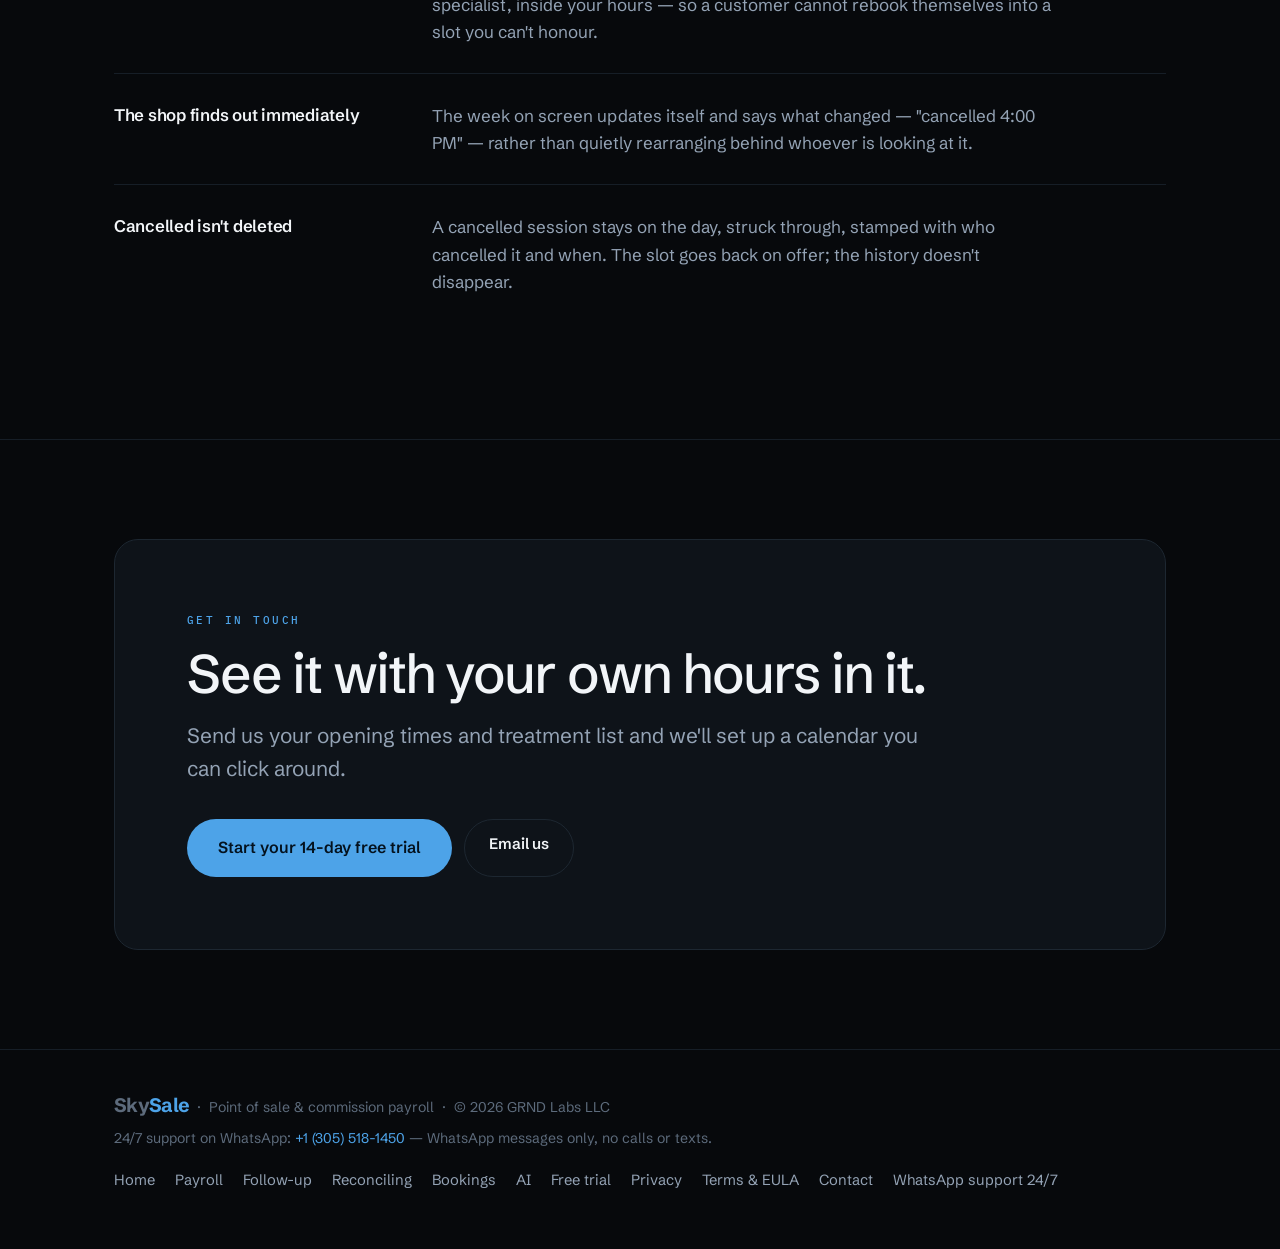
<file: bookings.html>
<!DOCTYPE html>
<html lang="en">
<head>
<meta charset="utf-8">
<meta name="viewport" content="width=device-width, initial-scale=1, viewport-fit=cover">
<title>Bookings and calendar — SkySale</title>
<meta name="description" content="Sessions book against your real opening hours and treatment lengths, and the customer can reschedule or cancel from their own confirmation email without ringing the shop.">
<link rel="canonical" href="https://sky-sale.com/bookings.html">
<meta property="og:type" content="website">
<meta property="og:url" content="https://sky-sale.com/bookings.html">
<meta property="og:site_name" content="SkySale">
<meta property="og:title" content="Bookings and calendar — SkySale">
<meta property="og:description" content="See it with your own hours in it.">
<meta property="og:image" content="https://sky-sale.com/assets/commissions.png">
<meta name="twitter:card" content="summary_large_image">
<meta name="twitter:image" content="https://sky-sale.com/assets/commissions.png">
<meta name="theme-color" content="#07090C">
<link rel="preconnect" href="https://fonts.googleapis.com">
<link rel="preconnect" href="https://fonts.gstatic.com" crossorigin>
<link rel="stylesheet" href="https://fonts.googleapis.com/css2?family=Schibsted+Grotesk:wght@400;500;600;700&family=IBM+Plex+Mono:wght@400;500&display=swap">
<link rel="stylesheet" href="styles.css">
</head>
<body>

<header>
  <div class="wrap masthead">
    <a href="/" class="logo">Sky<span>Sale</span></a>
    <nav>
      <a class="opt" href="payroll.html">Payroll</a>
      <a class="opt" href="follow-up.html">Follow-up</a>
      <a class="opt" href="reconciliation.html">Reconciling</a>
      <a class="opt" href="bookings.html" aria-current="page">Bookings</a>
      <a class="opt" href="ai.html">AI</a>
      <a class="opt" href="/#app">App</a>
      <a class="opt" href="/#free-trial">Free trial</a>
      <a class="opt signin" href="https://app.sky-sale.com/">Sign in</a>
      <a class="btn btn-solid btn-sm" href="https://app.sky-sale.com/signup.html">Start free trial</a>
    </nav>
  </div>
</header>

<main>

  <section class="hero">
    <div class="wrap">
      <p class="eyebrow">04 — Bookings</p>
      <h1>A calendar your customers can use.</h1>
      <p class="lede">Set your hours and your treatments once. After that, a booking confirms itself, and the person who made it can move it without anyone answering the phone.</p>
    </div>
  </section>

  <section class="rule-top">
    <div class="wrap">
      <figure class="reveal">
        <img src="assets/calendar.png" width="1000" height="785" loading="lazy"
             alt="A week of booked treatment sessions, each with a customer, treatment and specialist, and one session marked cancelled.">
        <figcaption>
          <b>The week's book.</b> Sessions sit under the day they fall on, with the
          treatment and the specialist on each. Cancellations stay on the page struck
          through rather than vanishing, so the front desk can see what changed.
          <span class="demo">A demonstration store. The staff, customers and bookings are invented.</span>
        </figcaption>
      </figure>
    </div>
  </section>

  <section class="rule-top">
    <div class="wrap">
      <div class="sec-head narrow reveal">
        <p class="eyebrow">Set it once</p>
        <h2>Your hours, your treatments, your closures.</h2>
      </div>
      <dl class="spec stagger">
        <div class="spec-row">
          <dt>Opening hours, not a slot list</dt>
          <dd>
            Set the hours you're open on each weekday and the bookable times follow from
            them. Nobody has to fill a calendar week after week for the next six months.
          </dd>
        </div>
        <div class="spec-row">
          <dt>Treatments with real lengths</dt>
          <dd>
            A ninety-minute treatment takes ninety minutes of the day, so it can't be
            booked into an hour that doesn't exist. Any one session can run longer than
            its treatment usually does, without inventing a second treatment for it.
          </dd>
        </div>
        <div class="spec-row">
          <dt>Closures beat the weekly hours</dt>
          <dd>
            Holidays and one-off days off are named once and simply stop being offered.
          </dd>
        </div>
        <div class="spec-row">
          <dt>As many at once as you have hands</dt>
          <dd>
            A time is bookable while somebody is free to take it, and the named specialist
            can't be double-booked. Collisions are re-checked at the moment of saving, not
            only when the list was drawn — a page can sit open for an hour.
          </dd>
        </div>
      </dl>
    </div>
  </section>

  <section class="rule-top">
    <div class="wrap">
      <div class="sec-head narrow reveal">
        <p class="eyebrow">The customer's side</p>
        <h2>They can move it without ringing you.</h2>
        <p class="lede">
          The front desk phone is not a booking system, and the people answering
          it have customers in front of them.
        </p>
      </div>
      <dl class="spec stagger">
        <div class="spec-row">
          <dt>A confirmation with two buttons</dt>
          <dd>
            Reschedule and Cancel, in the email, opening a page that shows their booking —
            when, what, with whom, and where. No login, no account, no app.
          </dd>
        </div>
        <div class="spec-row">
          <dt>They only see times that work</dt>
          <dd>
            The open times offered are for their treatment's length, with their own
            specialist, inside your hours — so a customer cannot rebook themselves into a
            slot you can't honour.
          </dd>
        </div>
        <div class="spec-row">
          <dt>The shop finds out immediately</dt>
          <dd>
            The week on screen updates itself and says what changed — "cancelled 4:00 PM"
            — rather than quietly rearranging behind whoever is looking at it.
          </dd>
        </div>
        <div class="spec-row">
          <dt>Cancelled isn't deleted</dt>
          <dd>
            A cancelled session stays on the day, struck through, stamped with who
            cancelled it and when. The slot goes back on offer; the history doesn't
            disappear.
          </dd>
        </div>
      </dl>
    </div>
  </section>


  <section class="rule-top">
    <div class="wrap">
      <div class="closer reveal">
        <p class="eyebrow">Get in touch</p>
        <h2 style="margin-block:16px 18px">See it with your own hours in it.</h2>
        <p class="lede">Send us your opening times and treatment list and we&#39;ll set up a calendar you can click around.</p>
        <div class="cta-row">
          <a class="btn btn-solid btn-lg" href="https://app.sky-sale.com/signup.html">Start your 14-day free trial</a>
          <a class="btn btn-ghost" href="mailto:hello@sky-sale.com?subject=SkySale">Email us</a>
        </div>
      </div>
    </div>
  </section>

</main>

<footer>
  <div class="wrap foot">
    <div><span class="logo">Sky<span>Sale</span></span> &nbsp;·&nbsp; Point of sale &amp; commission payroll &nbsp;·&nbsp; &copy; 2026 GRND Labs LLC<div class="foot-support">24/7 support on WhatsApp: <a href="https://wa.me/13055181450" rel="noopener">+1 (305) 518-1450</a> — WhatsApp messages only, no calls or texts.</div></div>
    <nav>
      <a href="/">Home</a>
      <a href="payroll.html">Payroll</a>
      <a href="follow-up.html">Follow-up</a>
      <a href="reconciliation.html">Reconciling</a>
      <a href="bookings.html">Bookings</a>
      <a href="ai.html">AI</a>
      <a href="https://app.sky-sale.com/signup.html">Free trial</a>
      <a href="privacy.html">Privacy</a>
      <a href="terms.html">Terms &amp; EULA</a>
      <a href="mailto:hello@sky-sale.com">Contact</a>
      <a href="https://wa.me/13055181450" rel="noopener">WhatsApp support 24/7</a>
    </nav>
  </div>
</footer>

</body>
</html>
</file>
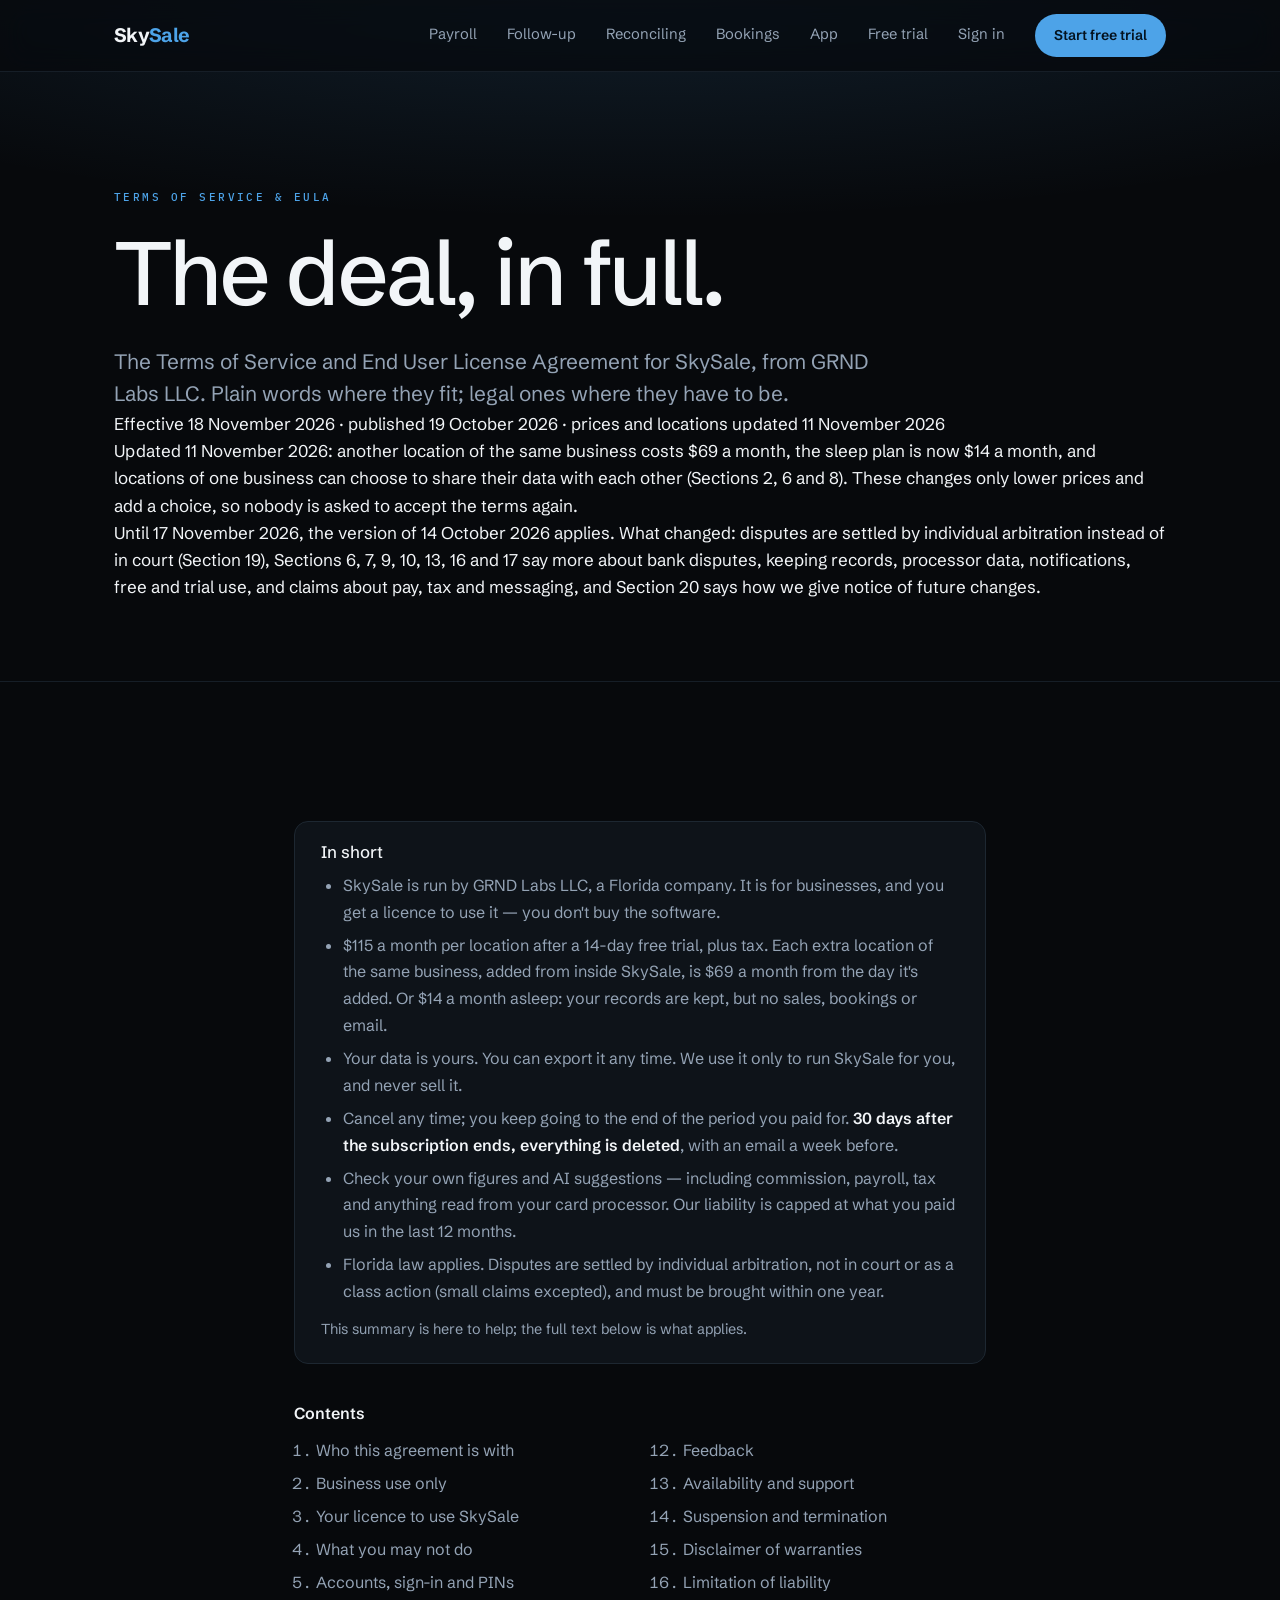
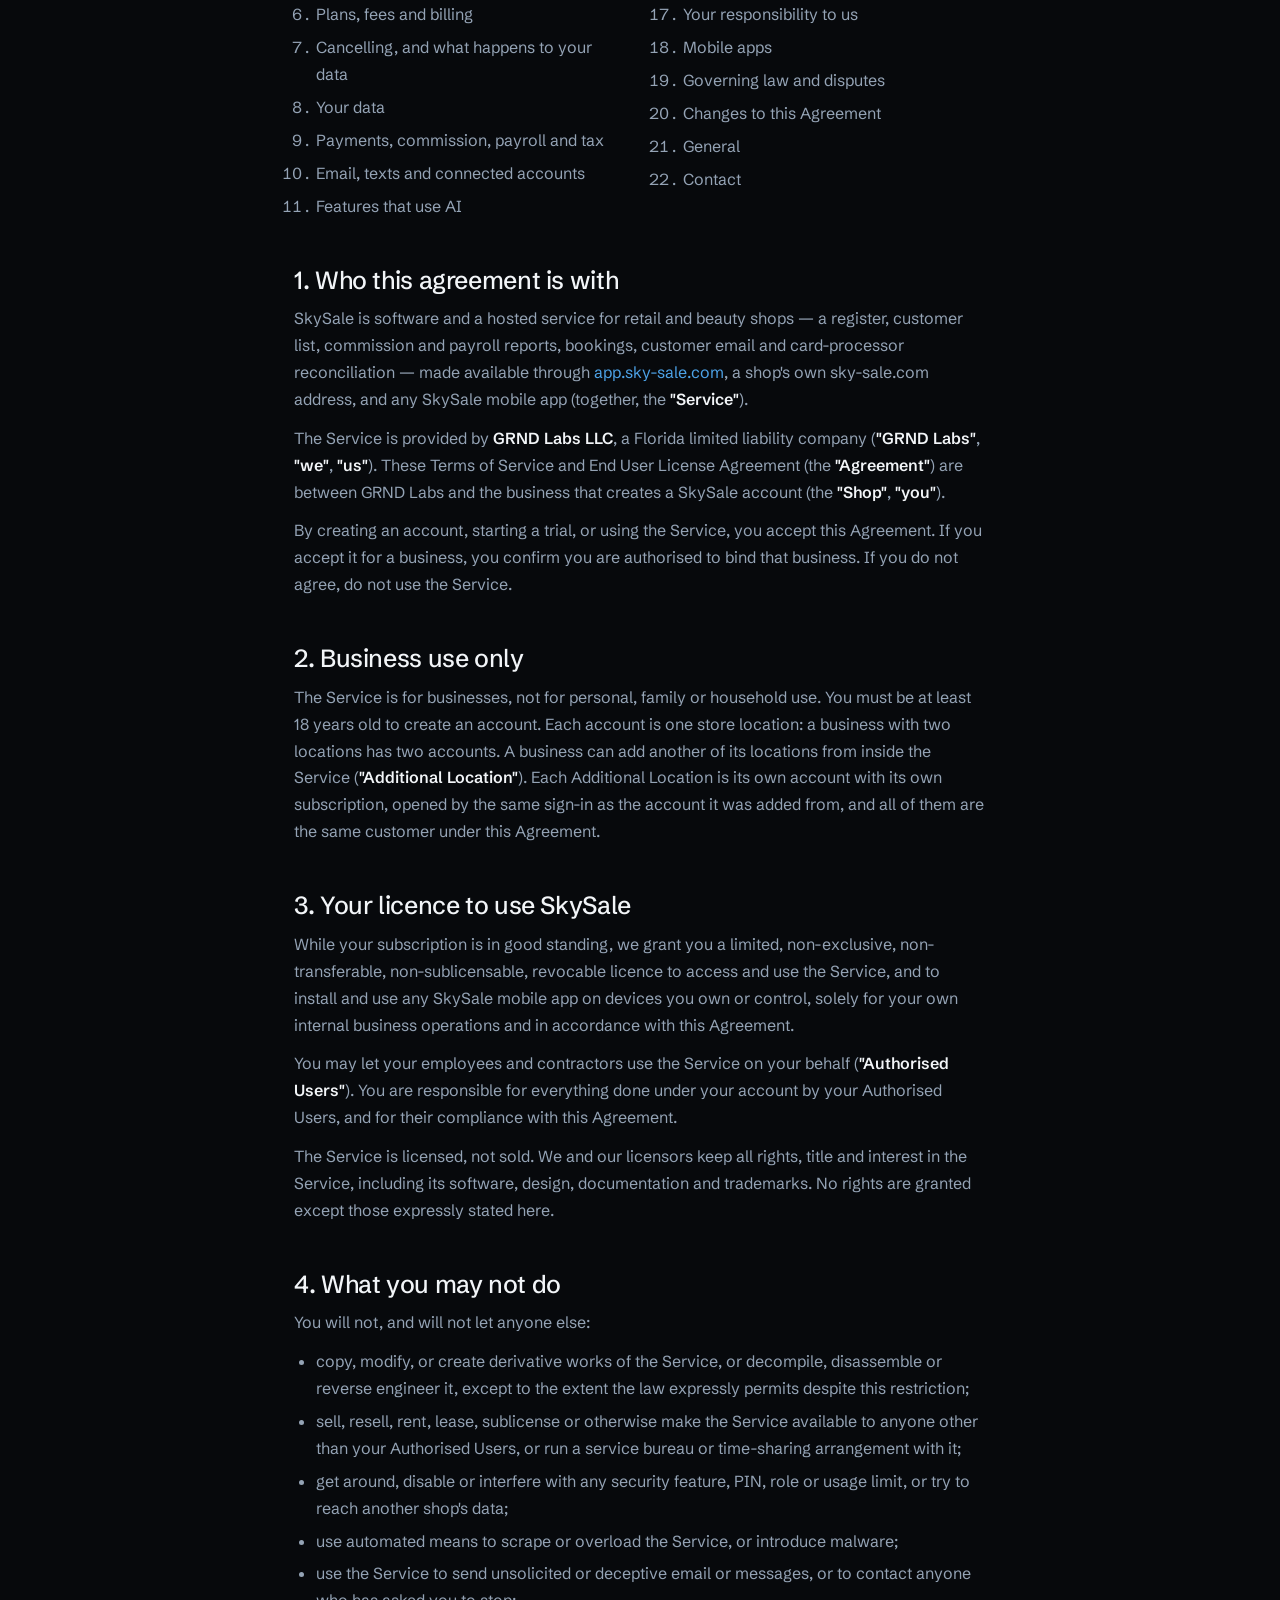
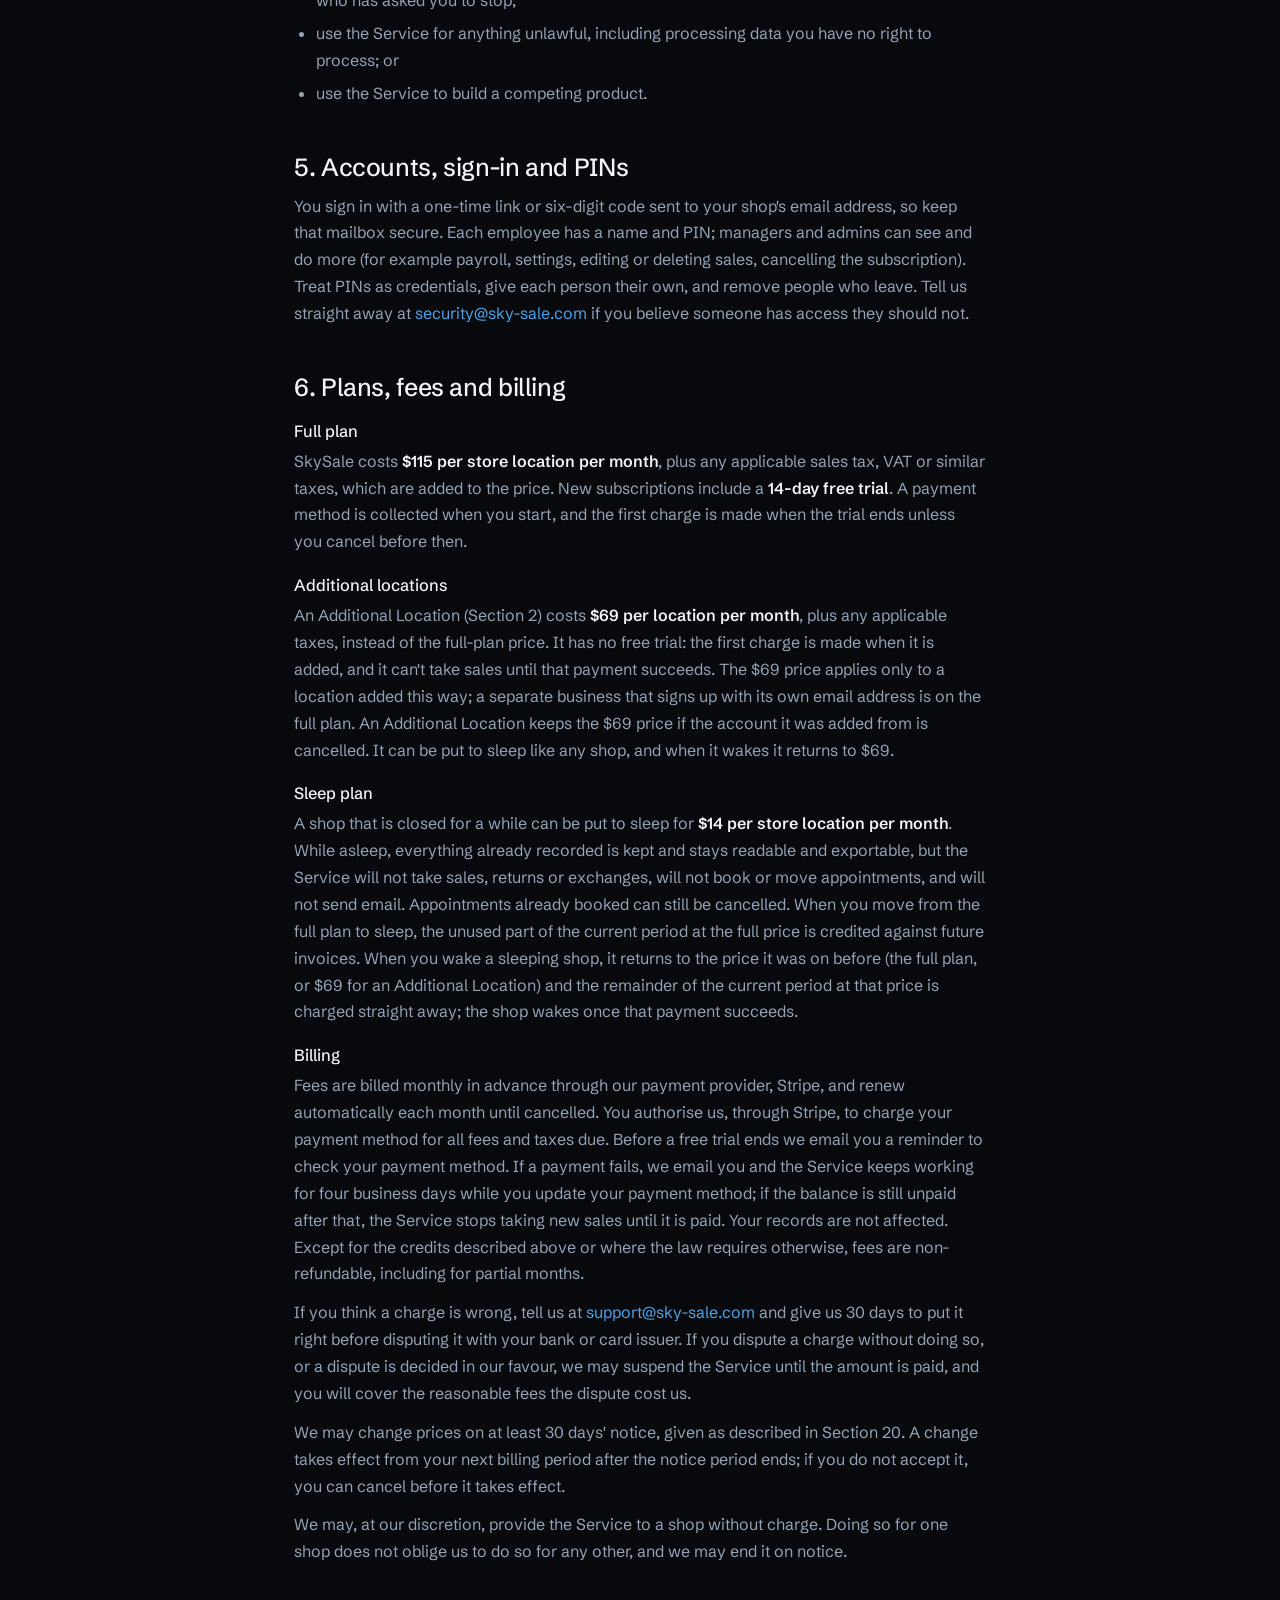
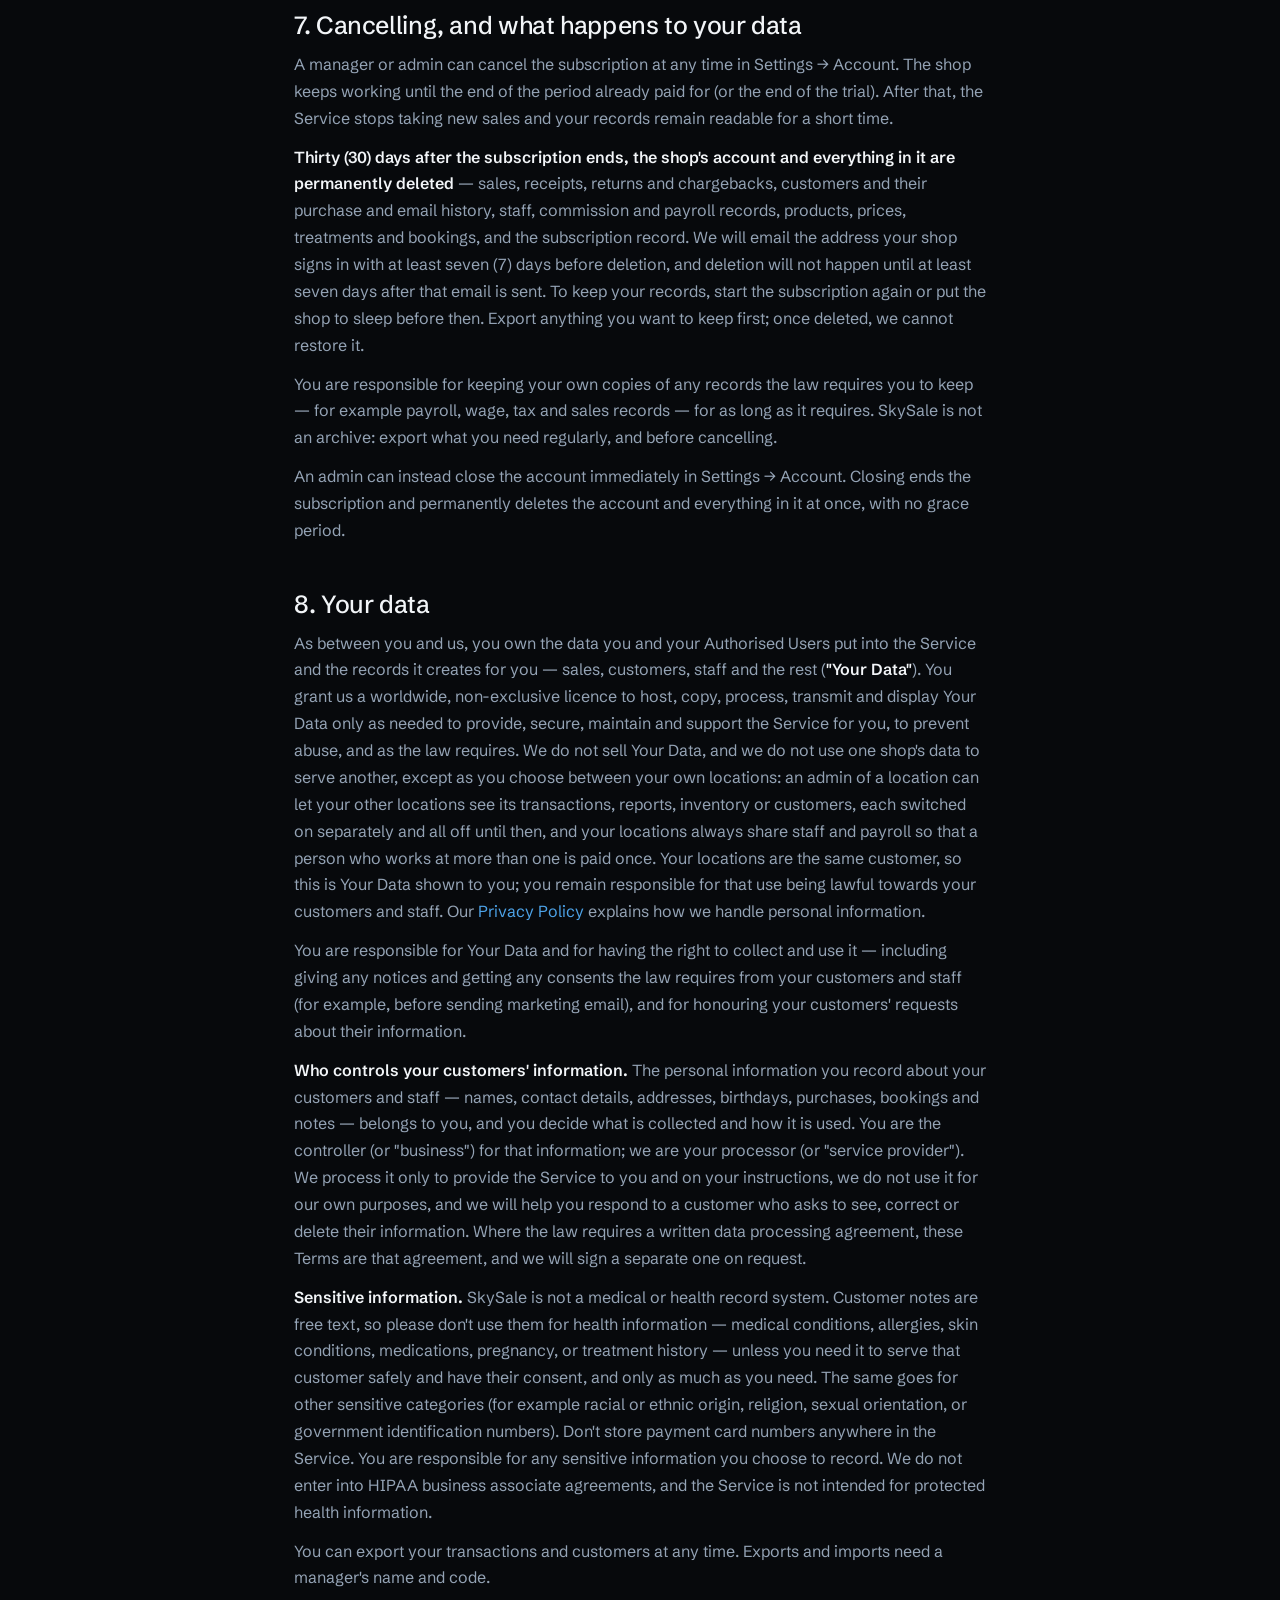
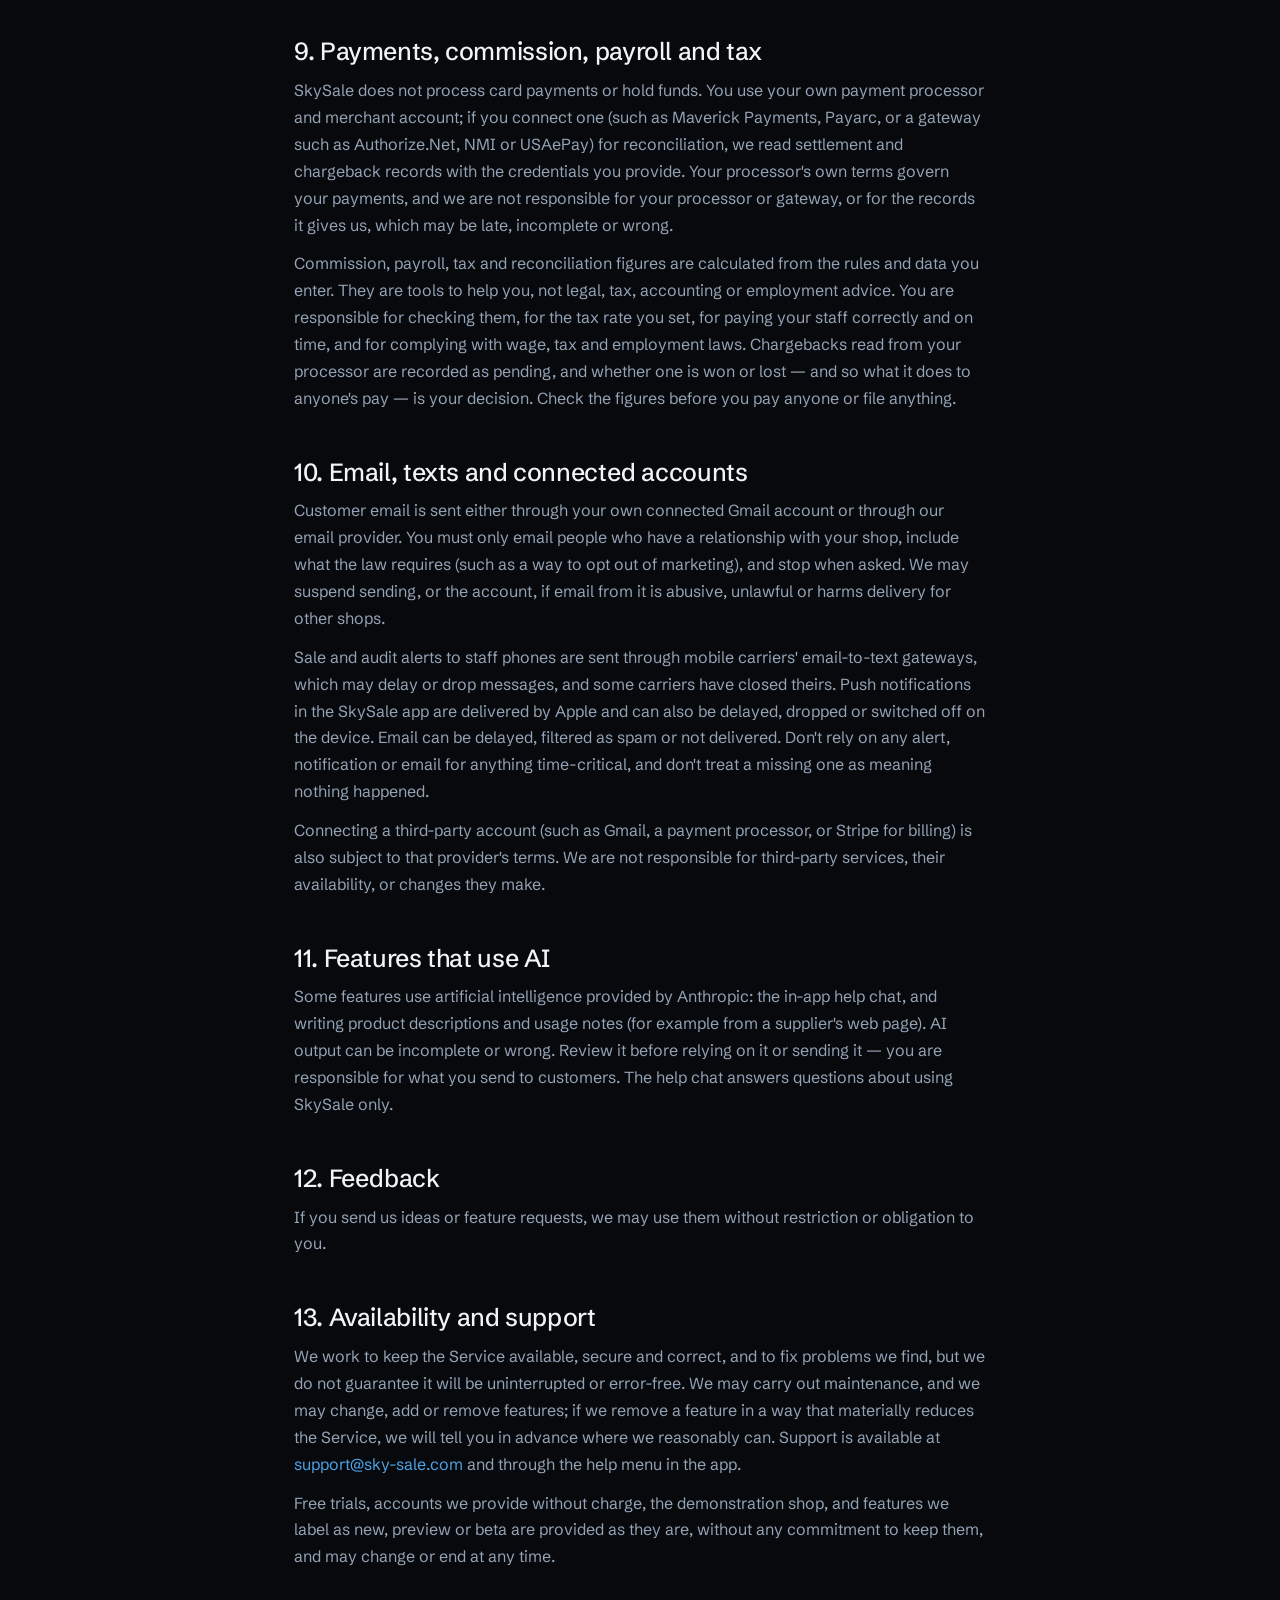
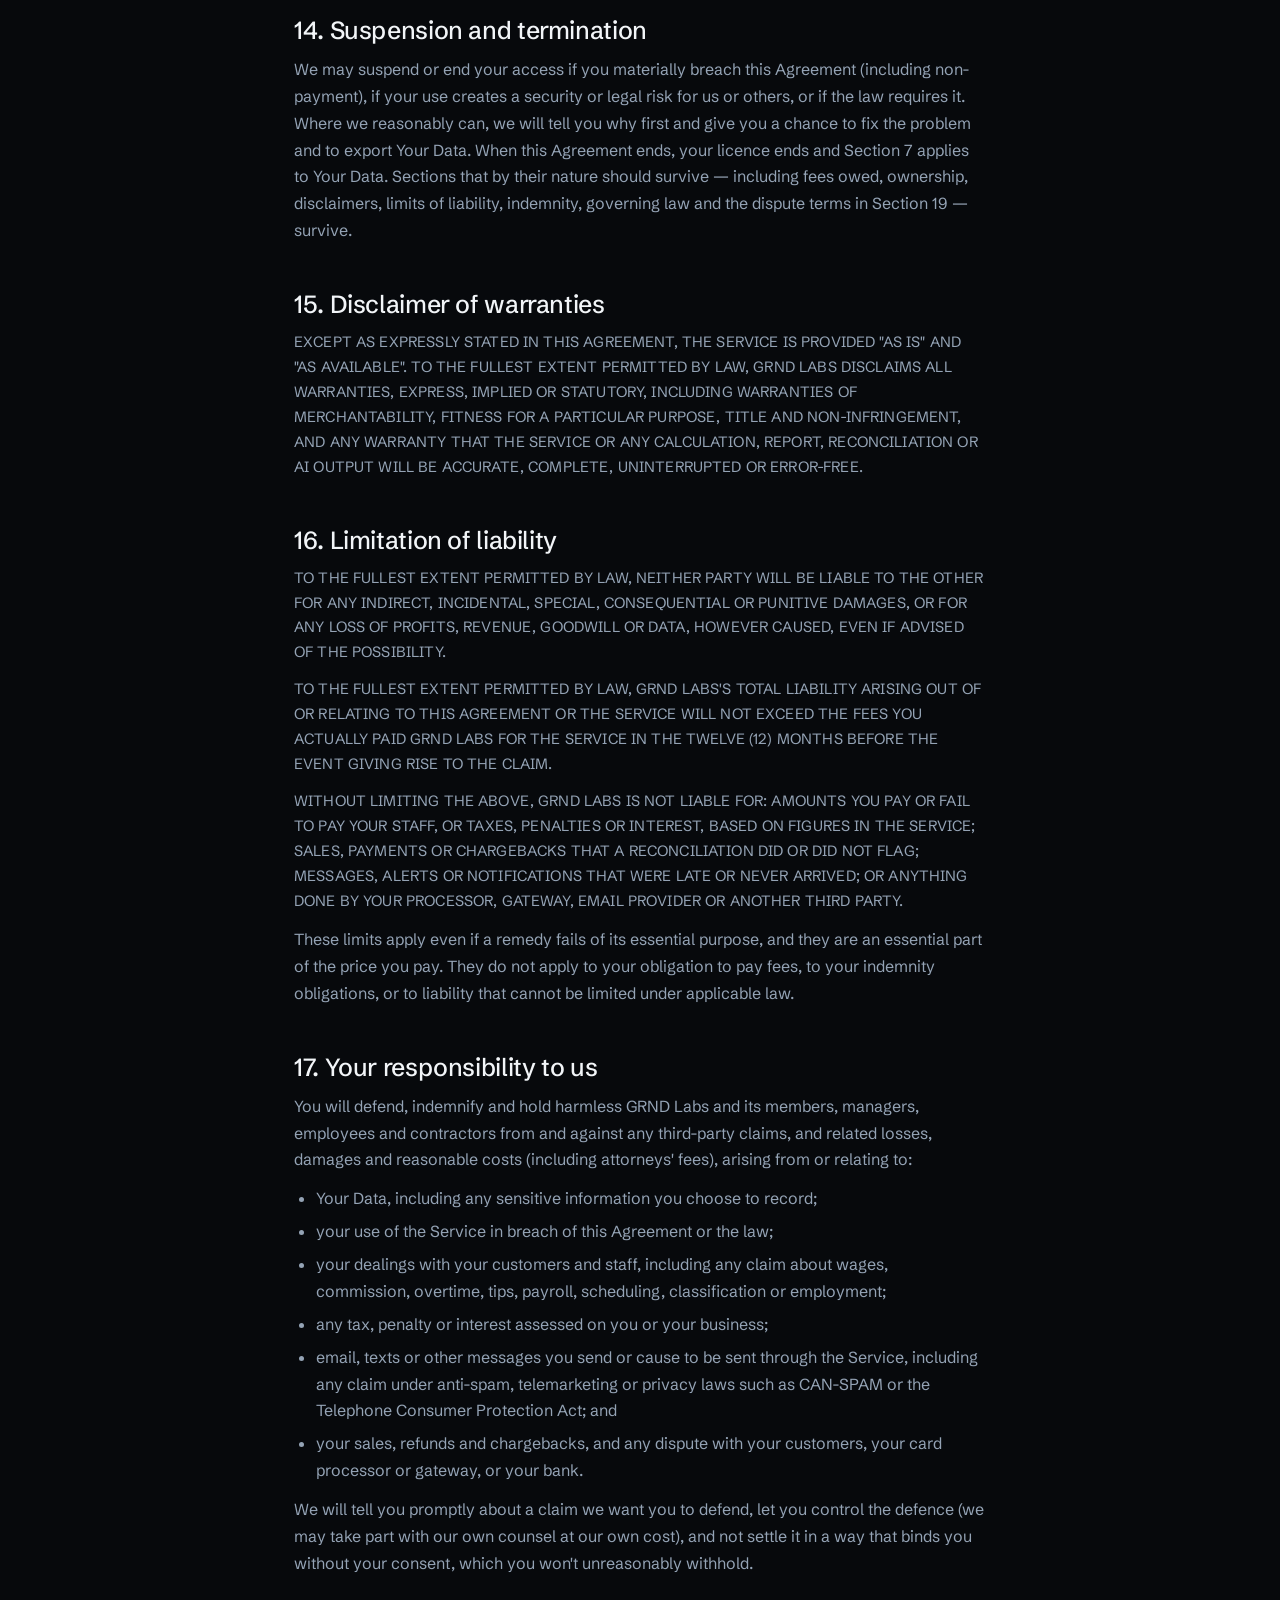
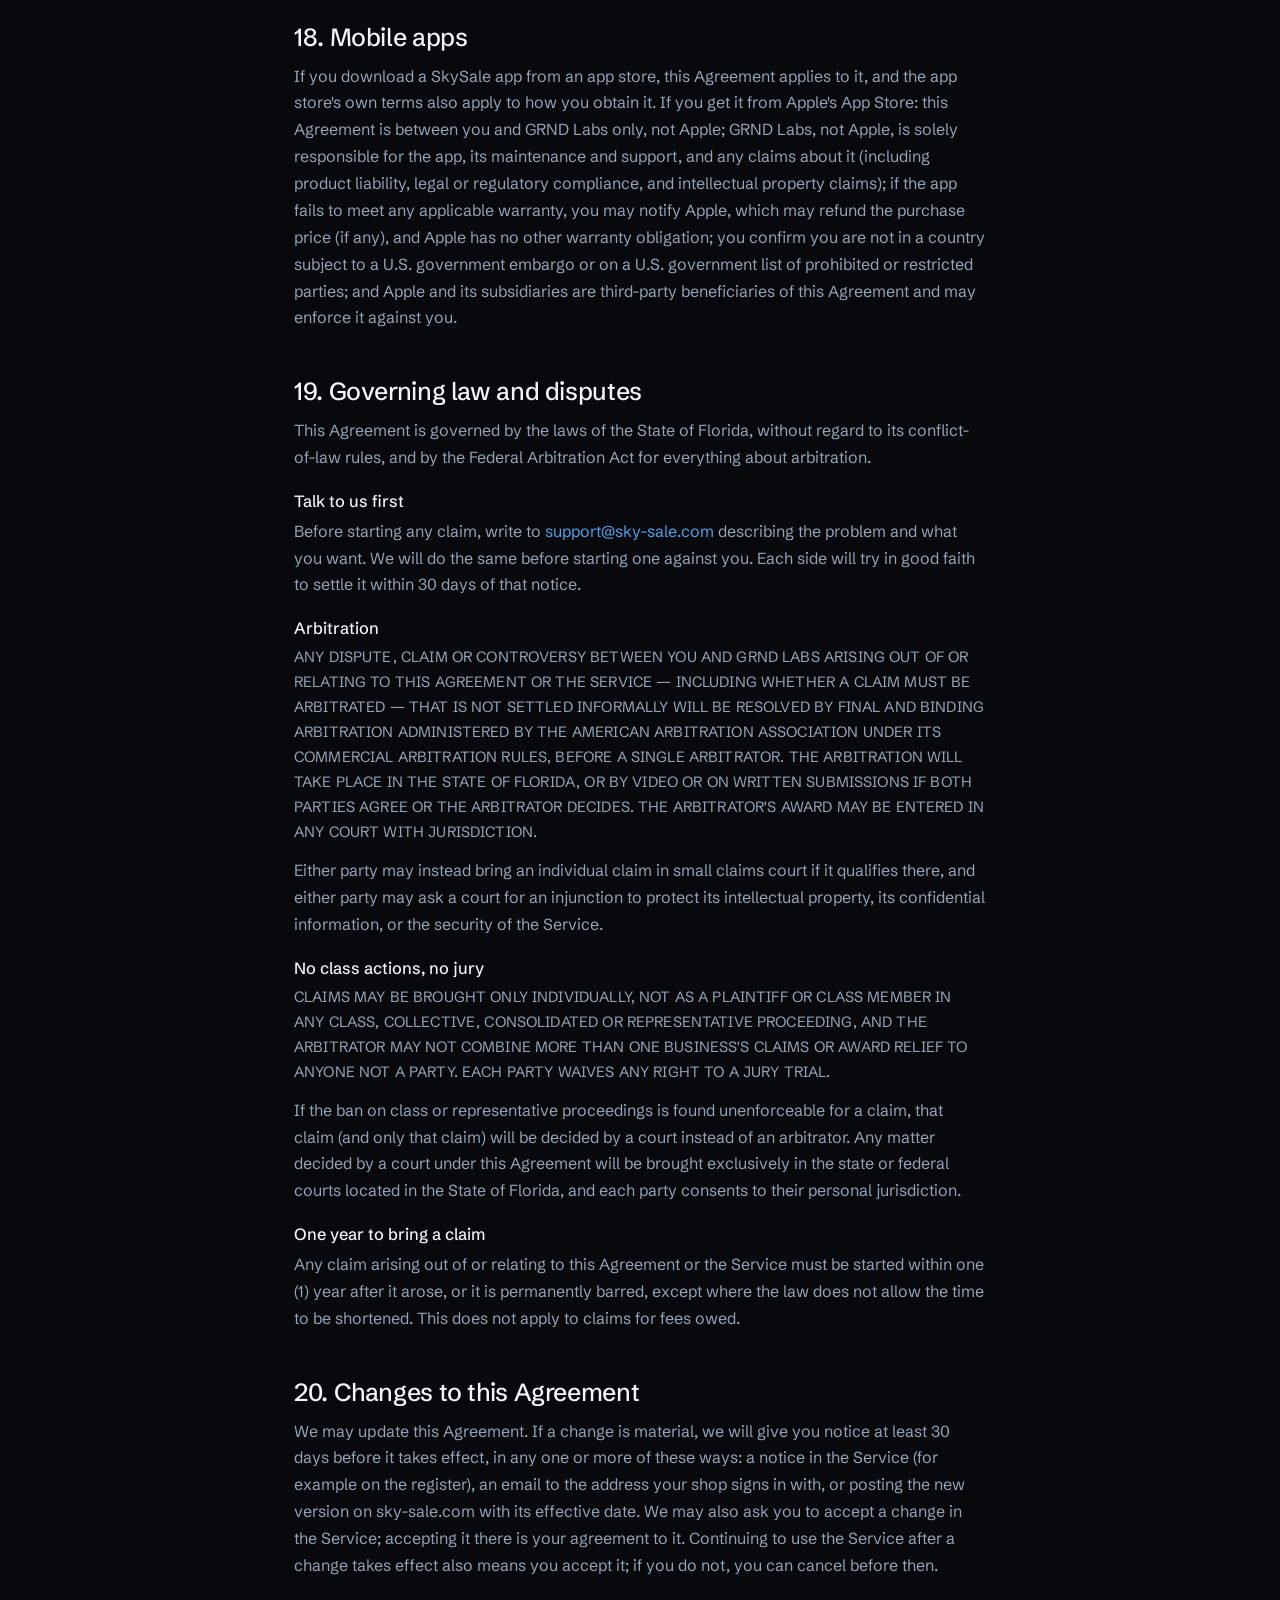
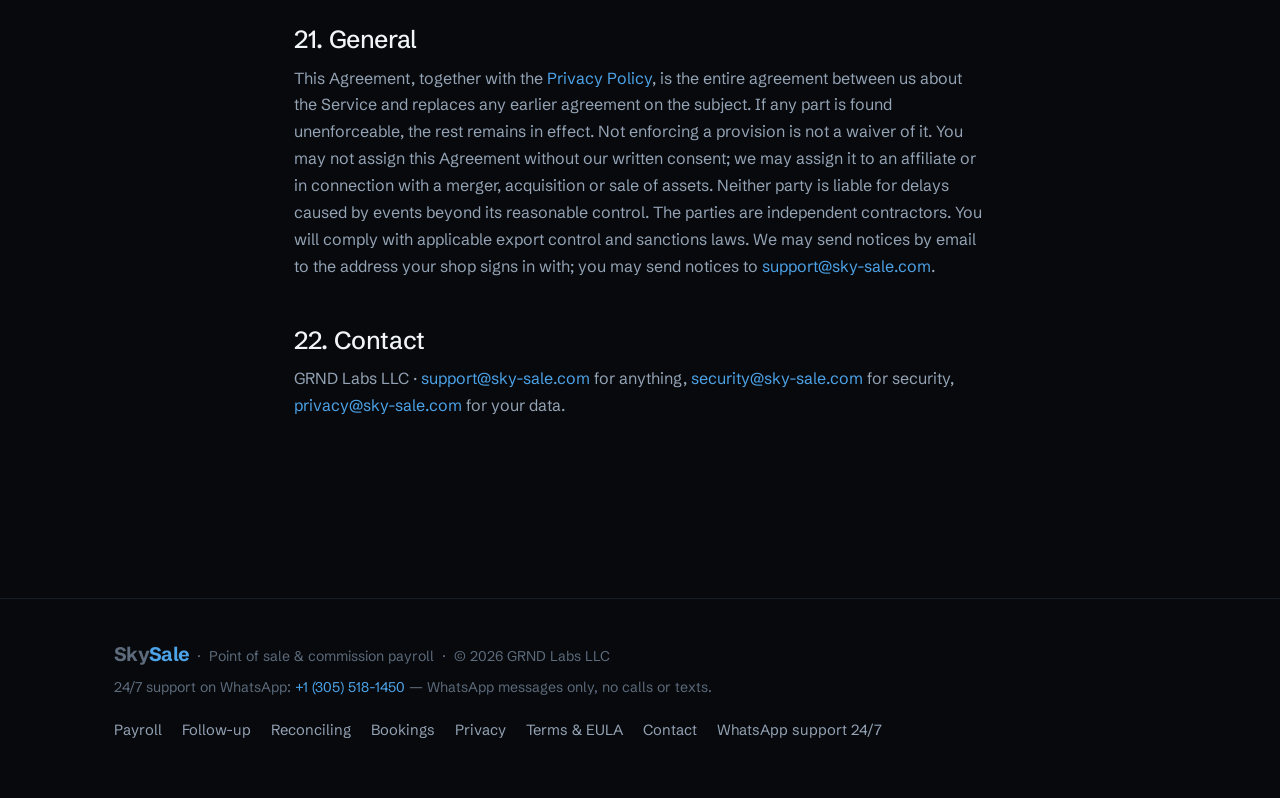
<file: eula.html>
<!DOCTYPE html>
<html lang="en">
<head>
<meta charset="utf-8">
<title>End User License Agreement — SkySale</title>
<link rel="canonical" href="https://sky-sale.com/terms.html">
<meta http-equiv="refresh" content="0; url=terms.html">
<meta name="robots" content="noindex">
</head>
<body>
<p>The SkySale End User License Agreement is part of our <a href="terms.html">Terms of Service &amp; EULA</a>.</p>
</body>
</html>
</file>
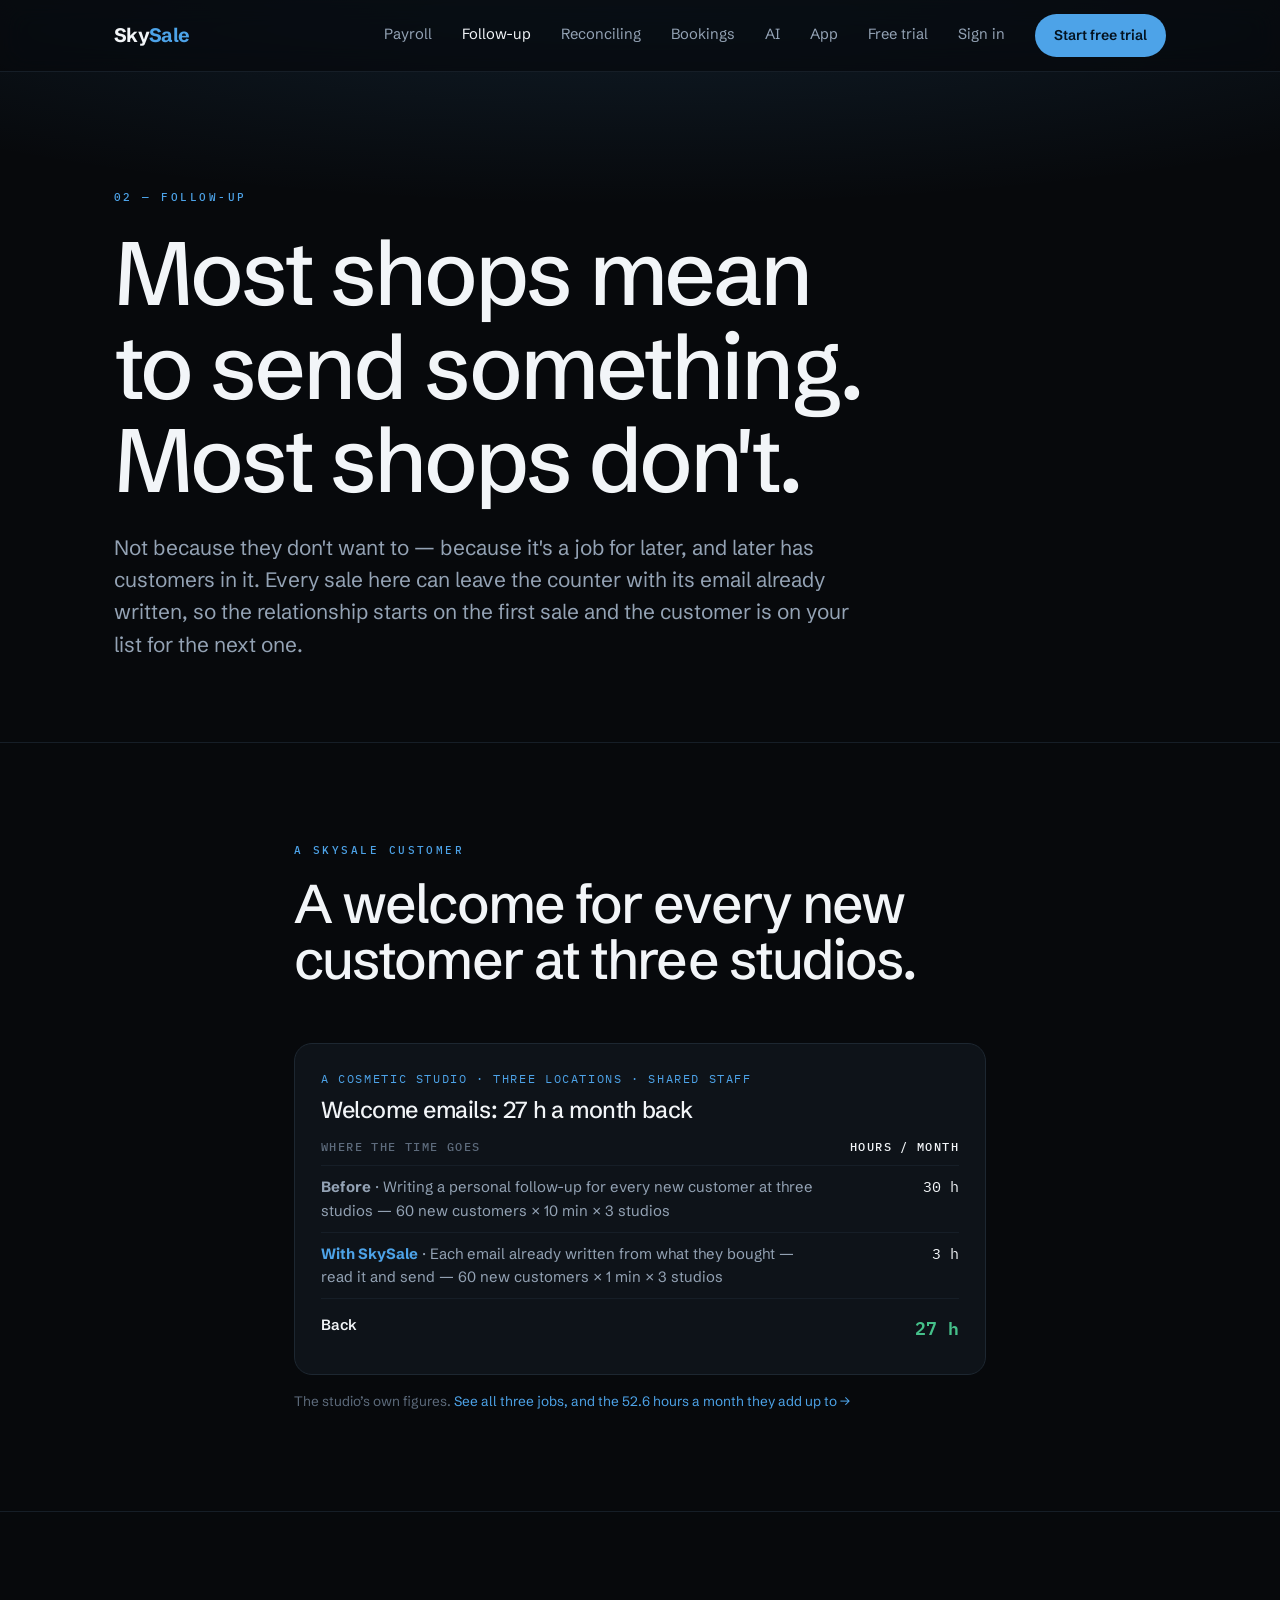
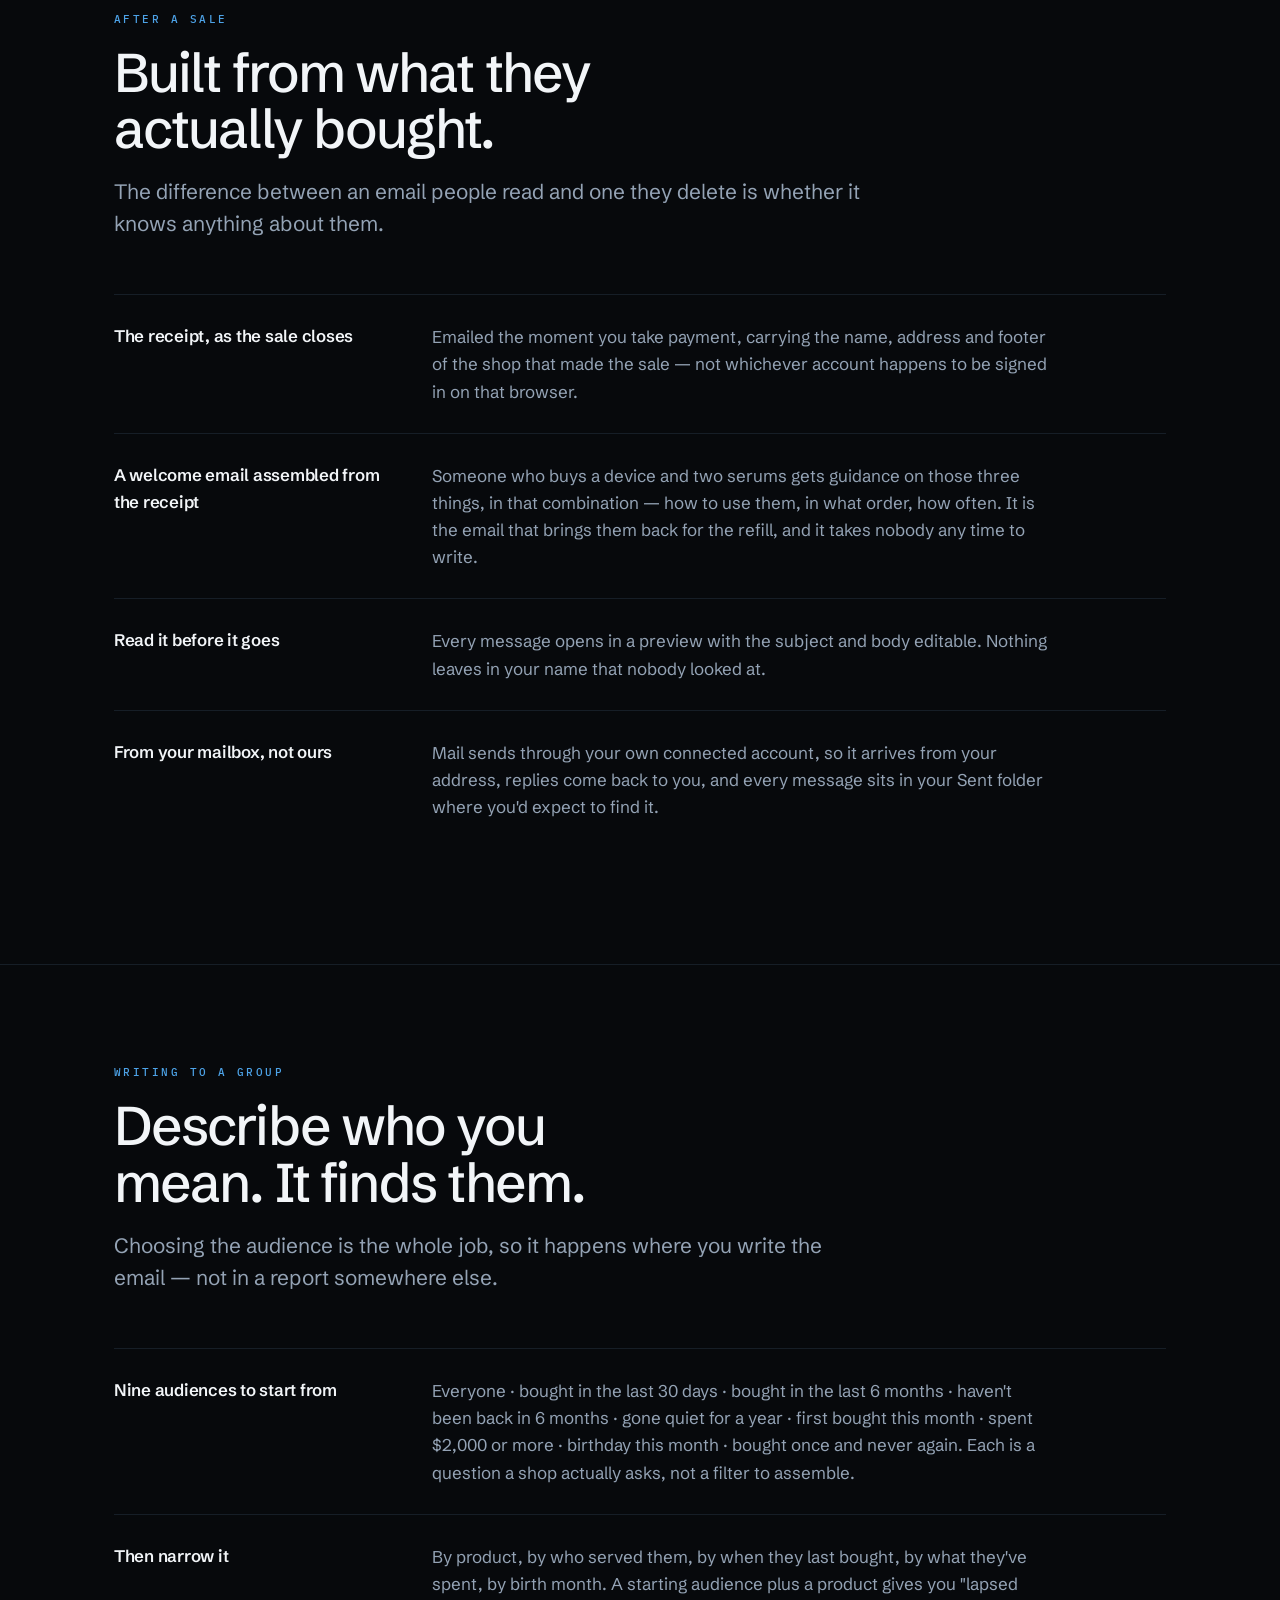
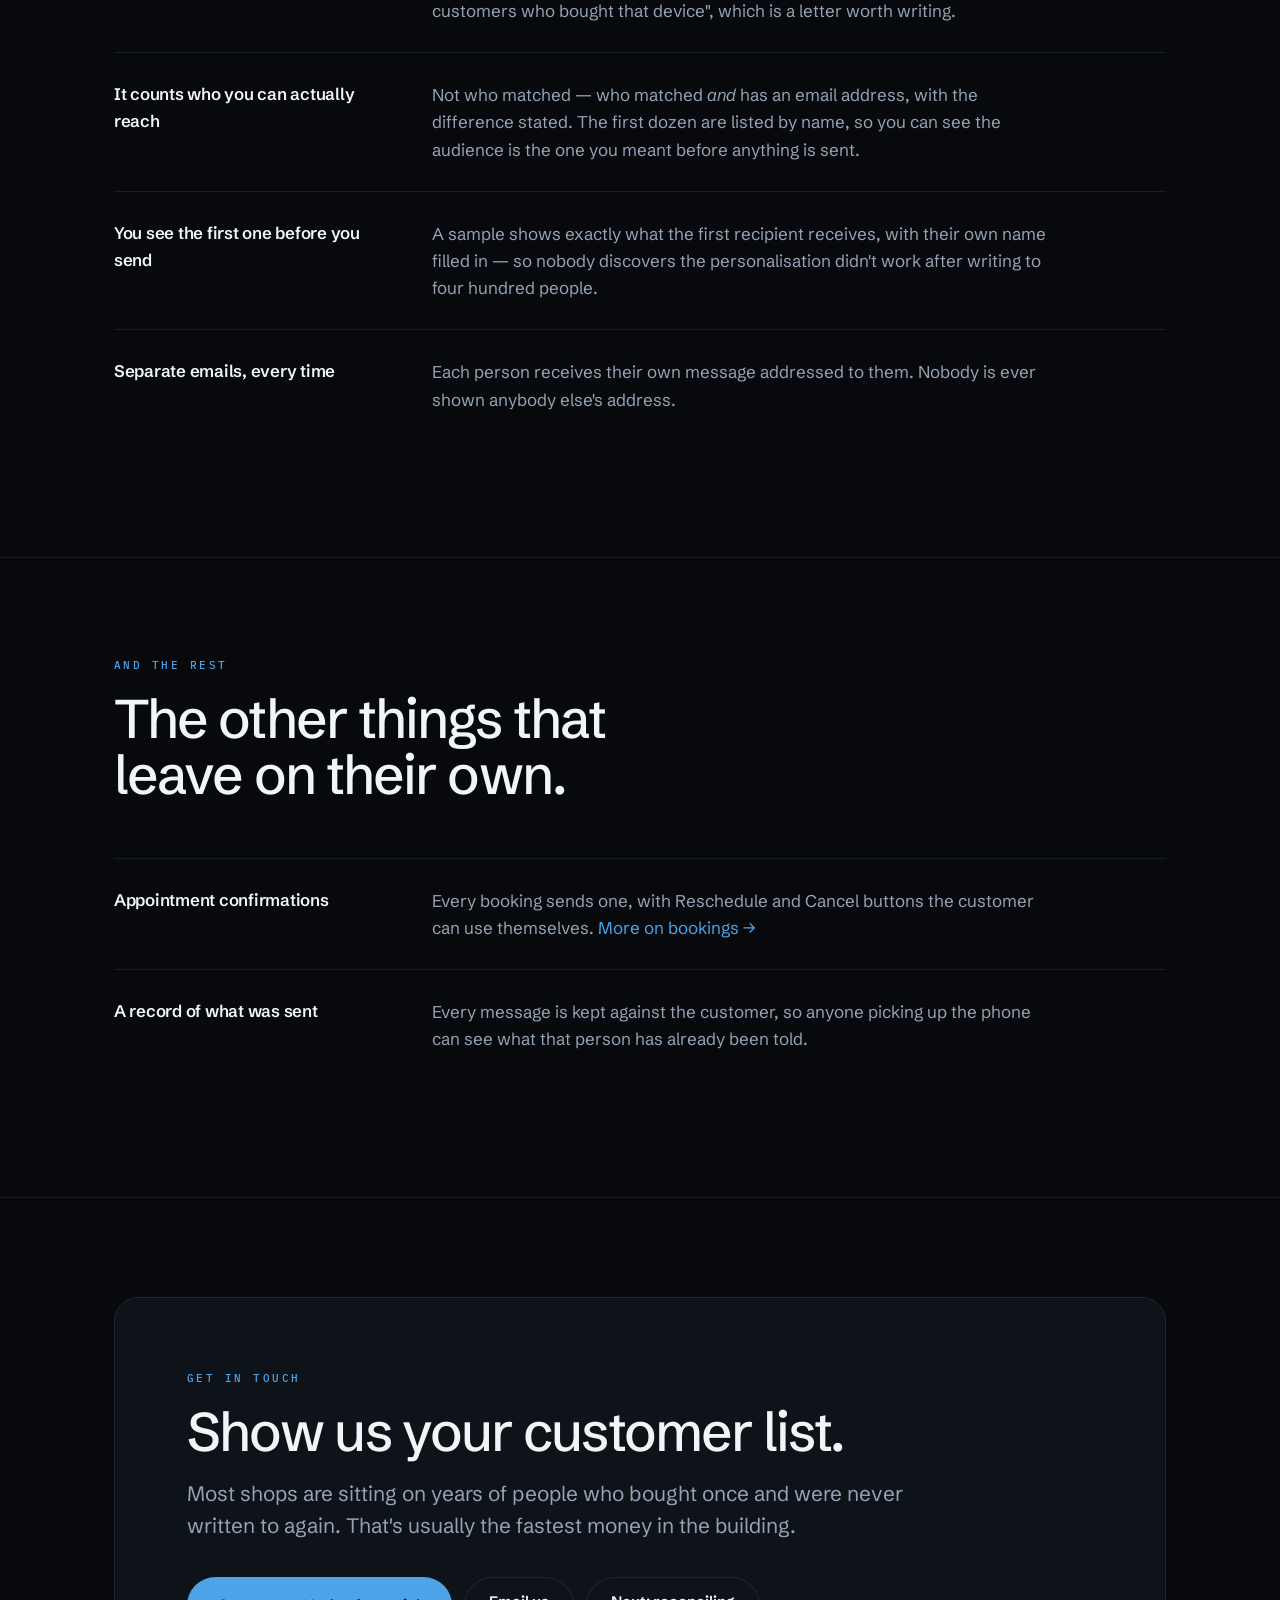
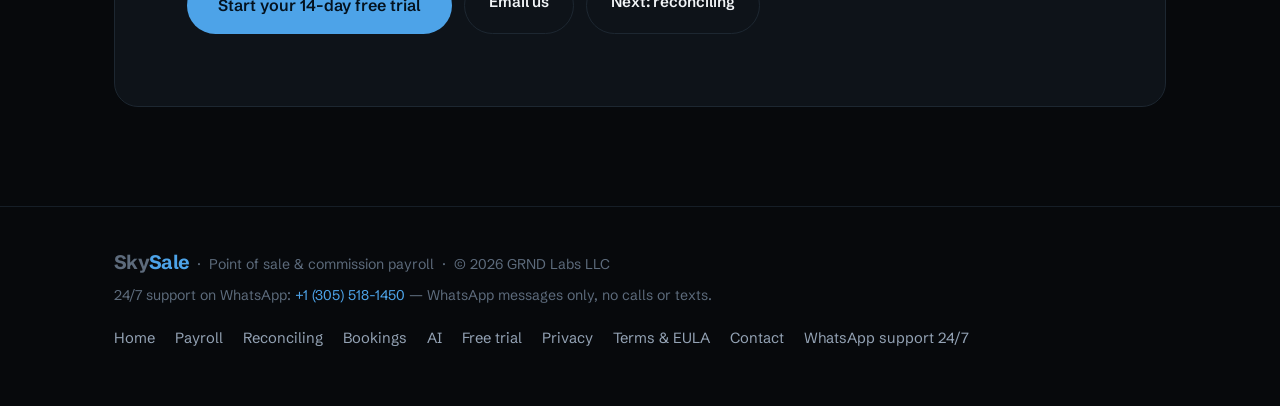
<file: follow-up.html>
<!DOCTYPE html>
<html lang="en">
<head>
<meta charset="utf-8">
<meta name="viewport" content="width=device-width, initial-scale=1, viewport-fit=cover">
<title>Customer follow-up — SkySale</title>
<meta name="description" content="The receipt sends as the sale closes, and the welcome email is built from the products on it. Then write to any group you can describe — lapsed customers, people who bought a particular device, birthdays this month.">
<link rel="canonical" href="https://sky-sale.com/follow-up.html">
<meta property="og:type" content="website">
<meta property="og:url" content="https://sky-sale.com/follow-up.html">
<meta property="og:site_name" content="SkySale">
<meta property="og:title" content="Customer follow-up — SkySale">
<meta property="og:description" content="The email writes itself, from what the customer actually bought.">
<meta property="og:image" content="https://sky-sale.com/assets/commissions.png">
<meta name="twitter:card" content="summary_large_image">
<meta name="twitter:image" content="https://sky-sale.com/assets/commissions.png">
<meta name="theme-color" content="#07090C">
<link rel="preconnect" href="https://fonts.googleapis.com">
<link rel="preconnect" href="https://fonts.gstatic.com" crossorigin>
<link rel="stylesheet" href="https://fonts.googleapis.com/css2?family=Schibsted+Grotesk:wght@400;500;600;700&family=IBM+Plex+Mono:wght@400;500&display=swap">
<link rel="stylesheet" href="styles.css">
</head>
<body>

<header>
  <div class="wrap masthead">
    <a href="/" class="logo">Sky<span>Sale</span></a>
    <nav>
      <a class="opt" href="payroll.html">Payroll</a>
      <a class="opt" href="follow-up.html" aria-current="page">Follow-up</a>
      <a class="opt" href="reconciliation.html">Reconciling</a>
      <a class="opt" href="bookings.html">Bookings</a>
      <a class="opt" href="ai.html">AI</a>
      <a class="opt" href="/#app">App</a>
      <a class="opt" href="/#free-trial">Free trial</a>
      <a class="opt signin" href="https://app.sky-sale.com/">Sign in</a>
      <a class="btn btn-solid btn-sm" href="https://app.sky-sale.com/signup.html">Start free trial</a>
    </nav>
  </div>
</header>

<main>

  <section class="hero">
    <div class="wrap">
      <p class="eyebrow">02 — Follow-up</p>
      <h1>Most shops mean to send something. Most shops don't.</h1>
      <p class="lede">
        Not because they don't want to — because it's a job for later, and
        later has customers in it. Every sale here can leave the counter with
        its email already written, so the relationship starts on the first sale
        and the customer is on your list for the next one.
      </p>
    </div>
  </section>

  <section class="rule-top">
    <div class="wrap narrow">
      <div class="sec-head reveal">
        <p class="eyebrow">A SkySale customer</p>
        <h2>A welcome for every new customer at three studios.</h2>
      </div>
      <div class="examples">
        <div class="example reveal">
          <p class="who">A cosmetic studio · three locations · shared staff</p>
          <h3>Welcome emails: 27 h a month back</h3>
          <table>
            <thead><tr><th>Where the time goes</th><th class="h">Hours / month</th></tr></thead>
            <tbody>
            <tr><td><b>Before</b> · Writing a personal follow-up for every new customer at three studios — 60 new customers × 10 min × 3 studios</td><td class="h">30 h</td></tr>
            <tr><td><b style="color:var(--blue)">With SkySale</b> · Each email already written from what they bought — read it and send — 60 new customers × 1 min × 3 studios</td><td class="h">3 h</td></tr>
            <tr class="sum"><td>Back</td><td class="h">27 h</td></tr>
            </tbody>
          </table>
        </div>
      </div>
      <p class="fineprint">The studio’s own figures. <a href="/#saves" style="color:var(--blue)">See all three jobs, and the 52.6 hours a month they add up to →</a></p>
    </div>
  </section>


  <section class="rule-top">
    <div class="wrap">
      <div class="sec-head narrow reveal">
        <p class="eyebrow">After a sale</p>
        <h2>Built from what they actually bought.</h2>
        <p class="lede">
          The difference between an email people read and one they delete is
          whether it knows anything about them.
        </p>
      </div>
      <dl class="spec stagger">
        <div class="spec-row">
          <dt>The receipt, as the sale closes</dt>
          <dd>
            Emailed the moment you take payment, carrying the name, address and footer of
            the shop that made the sale — not whichever account happens to be signed in
            on that browser.
          </dd>
        </div>
        <div class="spec-row">
          <dt>A welcome email assembled from the receipt</dt>
          <dd>
            Someone who buys a device and two serums gets guidance on those three things,
            in that combination — how to use them, in what order, how often. It is the
            email that brings them back for the refill, and it takes nobody any time to
            write.
          </dd>
        </div>
        <div class="spec-row">
          <dt>Read it before it goes</dt>
          <dd>
            Every message opens in a preview with the subject and body editable. Nothing
            leaves in your name that nobody looked at.
          </dd>
        </div>
        <div class="spec-row">
          <dt>From your mailbox, not ours</dt>
          <dd>
            Mail sends through your own connected account, so it arrives from your
            address, replies come back to you, and every message sits in your Sent folder
            where you'd expect to find it.
          </dd>
        </div>
      </dl>
    </div>
  </section>

  <section class="rule-top">
    <div class="wrap">
      <div class="sec-head narrow reveal">
        <p class="eyebrow">Writing to a group</p>
        <h2>Describe who you mean. It finds them.</h2>
        <p class="lede">
          Choosing the audience is the whole job, so it happens where you write
          the email — not in a report somewhere else.
        </p>
      </div>
      <dl class="spec stagger">
        <div class="spec-row">
          <dt>Nine audiences to start from</dt>
          <dd>
            Everyone · bought in the last 30 days · bought in the last 6 months · haven't
            been back in 6 months · gone quiet for a year · first bought this month ·
            spent $2,000 or more · birthday this month · bought once and never again.
            Each is a question a shop actually asks, not a filter to assemble.
          </dd>
        </div>
        <div class="spec-row">
          <dt>Then narrow it</dt>
          <dd>
            By product, by who served them, by when they last bought, by what they've
            spent, by birth month. A starting audience plus a product gives you "lapsed
            customers who bought that device", which is a letter worth writing.
          </dd>
        </div>
        <div class="spec-row">
          <dt>It counts who you can actually reach</dt>
          <dd>
            Not who matched — who matched <em>and</em> has an email address, with the
            difference stated. The first dozen are listed by name, so you can see the
            audience is the one you meant before anything is sent.
          </dd>
        </div>
        <div class="spec-row">
          <dt>You see the first one before you send</dt>
          <dd>
            A sample shows exactly what the first recipient receives, with their own name
            filled in — so nobody discovers the personalisation didn't work after writing
            to four hundred people.
          </dd>
        </div>
        <div class="spec-row">
          <dt>Separate emails, every time</dt>
          <dd>
            Each person receives their own message addressed to them. Nobody is ever
            shown anybody else's address.
          </dd>
        </div>
      </dl>
    </div>
  </section>

  <section class="rule-top">
    <div class="wrap">
      <div class="sec-head narrow reveal">
        <p class="eyebrow">And the rest</p>
        <h2>The other things that leave on their own.</h2>
      </div>
      <dl class="spec stagger">
        <div class="spec-row">
          <dt>Appointment confirmations</dt>
          <dd>
            Every booking sends one, with Reschedule and Cancel buttons the customer can
            use themselves. <a href="bookings.html" style="color:var(--blue)">More on bookings →</a>
          </dd>
        </div>
        <div class="spec-row">
          <dt>A record of what was sent</dt>
          <dd>
            Every message is kept against the customer, so anyone picking up the phone can
            see what that person has already been told.
          </dd>
        </div>
      </dl>
    </div>
  </section>

  <section class="rule-top">
    <div class="wrap">
      <div class="closer reveal">
        <p class="eyebrow">Get in touch</p>
        <h2 style="margin-block:16px 18px">Show us your customer list.</h2>
        <p class="lede">
          Most shops are sitting on years of people who bought once and were never
          written to again. That's usually the fastest money in the building.
        </p>
        <div class="cta-row">
          <a class="btn btn-solid btn-lg" href="https://app.sky-sale.com/signup.html">Start your 14-day free trial</a>
          <a class="btn btn-ghost" href="mailto:hello@sky-sale.com?subject=SkySale">Email us</a>
          <a class="btn btn-ghost" href="reconciliation.html">Next: reconciling</a>
        </div>
      </div>
    </div>
  </section>

</main>

<footer>
  <div class="wrap foot">
    <div><span class="logo">Sky<span>Sale</span></span> &nbsp;·&nbsp; Point of sale &amp; commission payroll &nbsp;·&nbsp; &copy; 2026 GRND Labs LLC<div class="foot-support">24/7 support on WhatsApp: <a href="https://wa.me/13055181450" rel="noopener">+1 (305) 518-1450</a> — WhatsApp messages only, no calls or texts.</div></div>
    <nav>
      <a href="/">Home</a>
      <a href="payroll.html">Payroll</a>
      <a href="reconciliation.html">Reconciling</a>
      <a href="bookings.html">Bookings</a>
      <a href="ai.html">AI</a>
      <a href="https://app.sky-sale.com/signup.html">Free trial</a>
      <a href="privacy.html">Privacy</a>
      <a href="terms.html">Terms &amp; EULA</a>
      <a href="mailto:hello@sky-sale.com">Contact</a>
      <a href="https://wa.me/13055181450" rel="noopener">WhatsApp support 24/7</a>
    </nav>
  </div>
</footer>

</body>
</html>
</file>
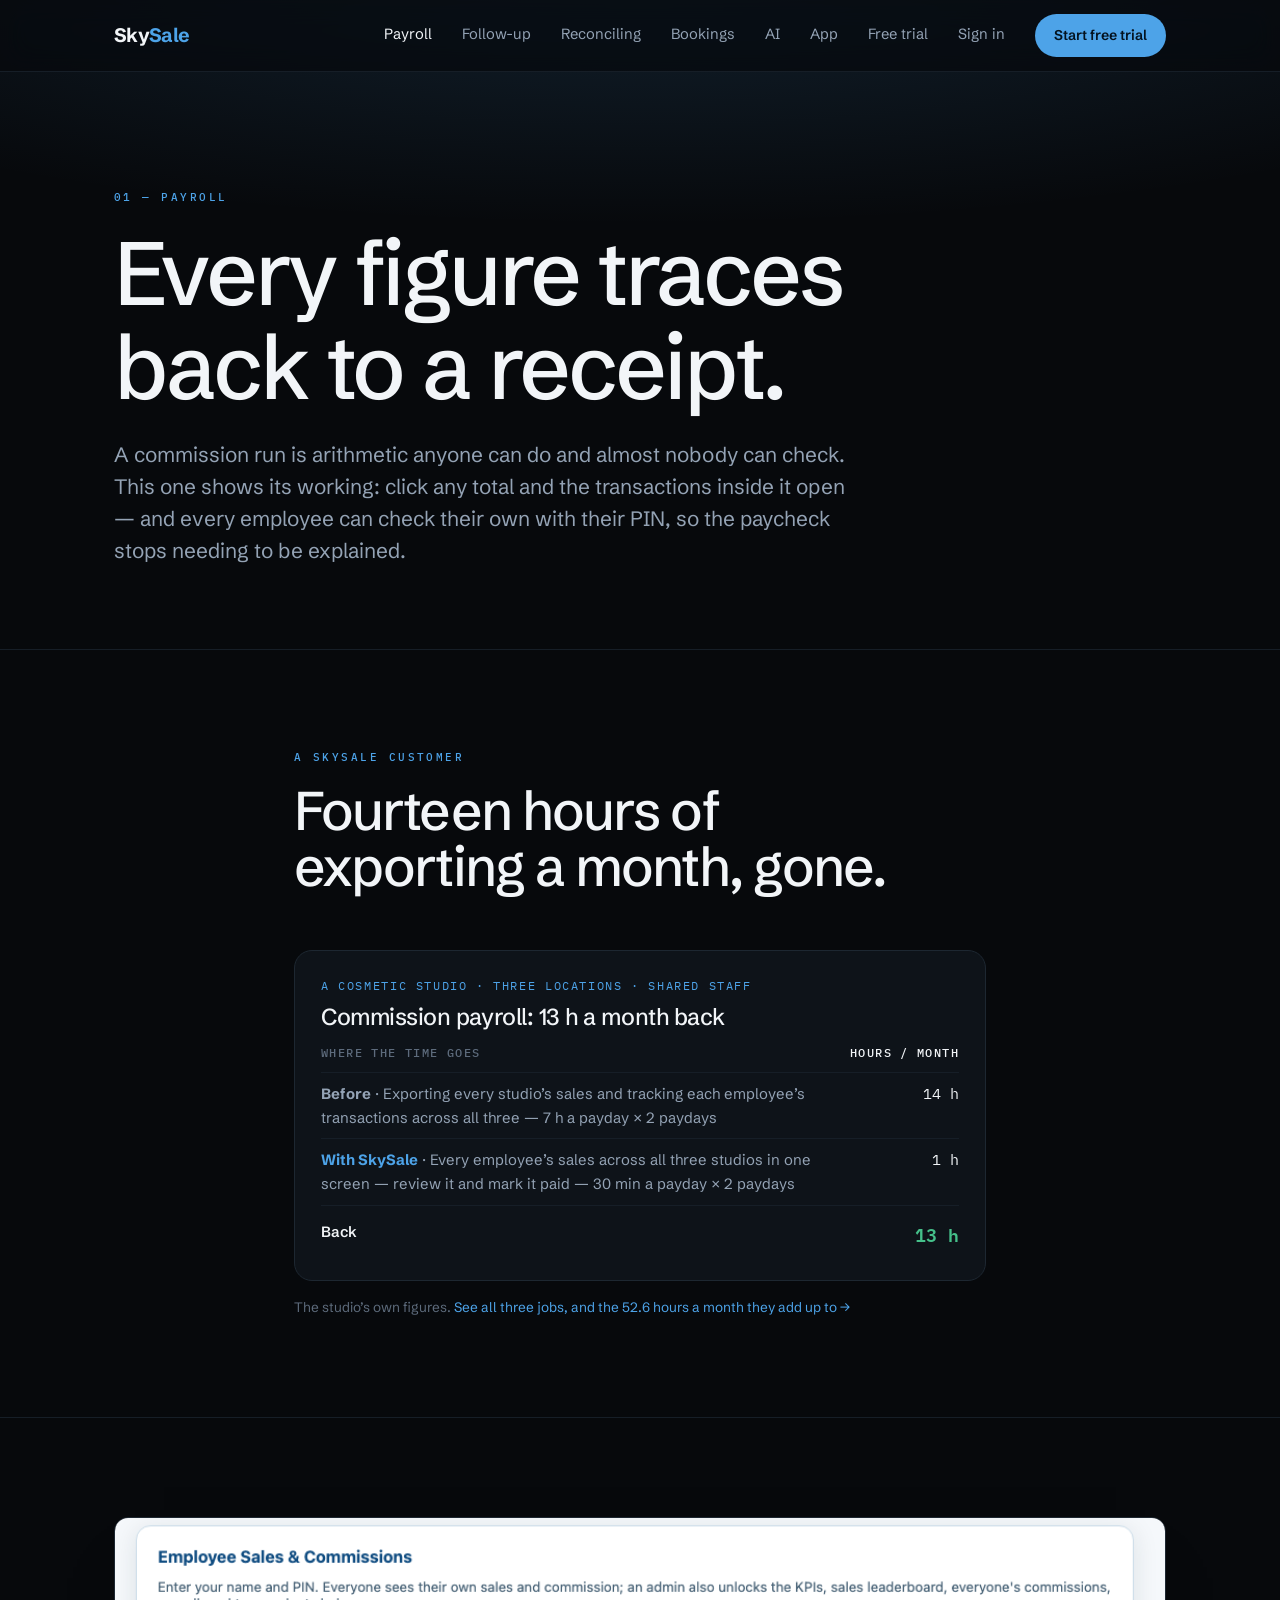
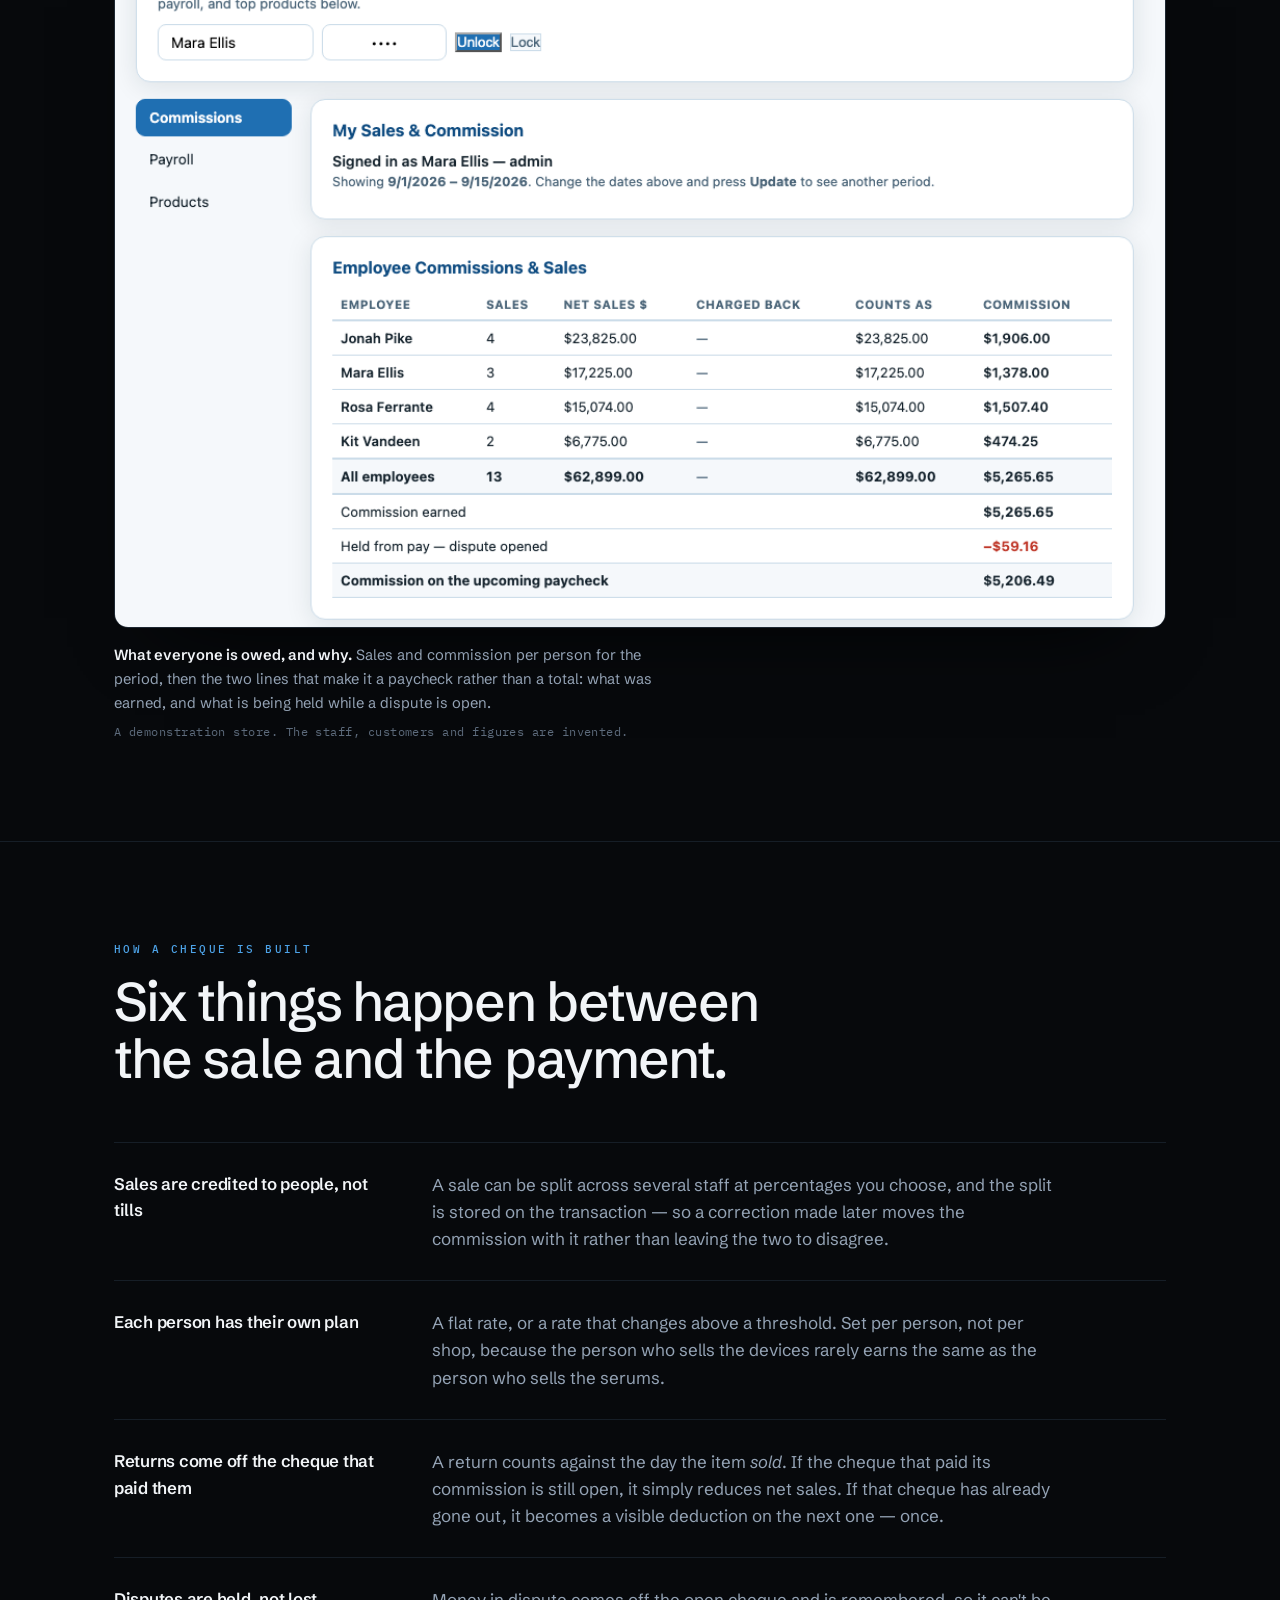
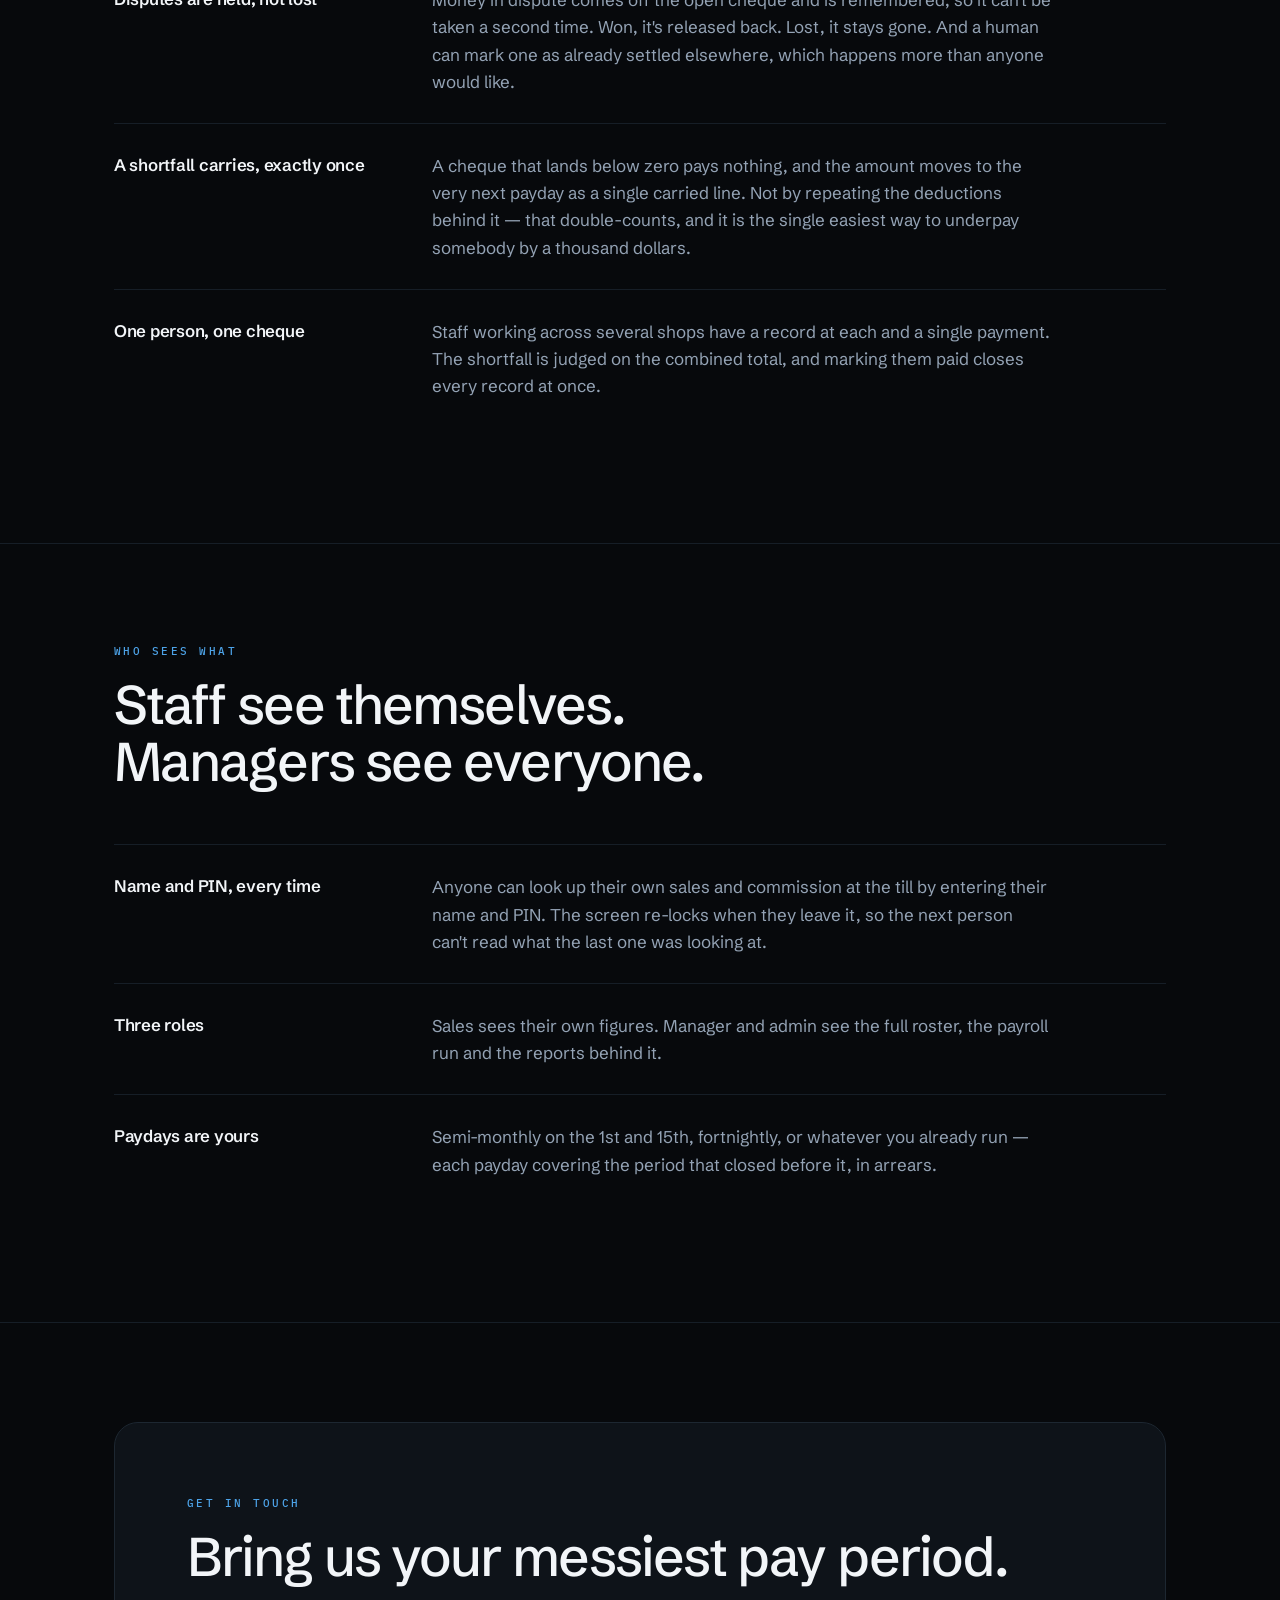
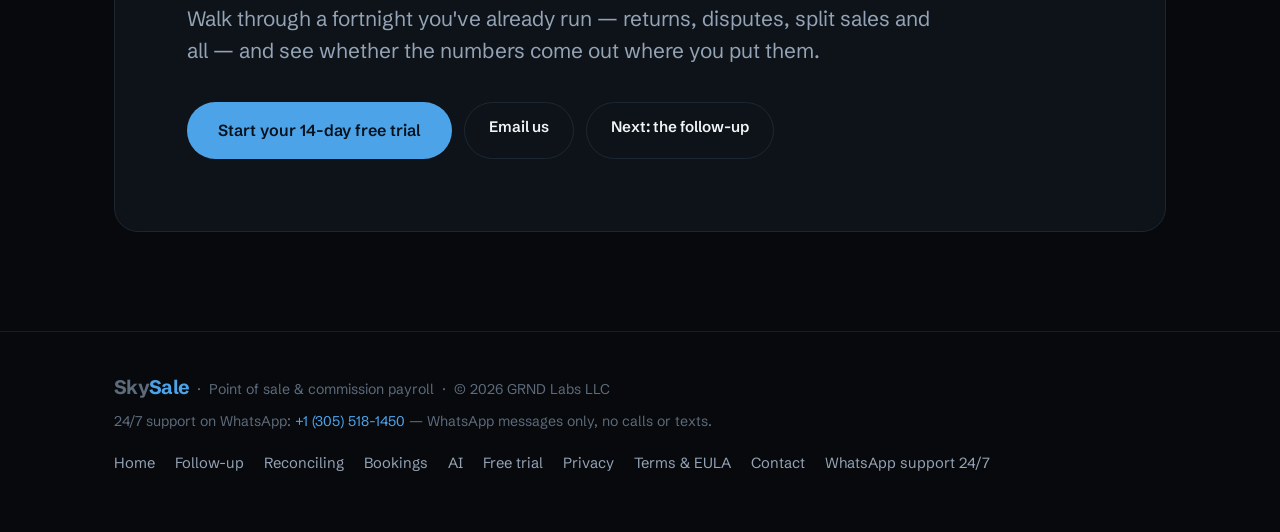
<file: payroll.html>
<!DOCTYPE html>
<html lang="en">
<head>
<meta charset="utf-8">
<meta name="viewport" content="width=device-width, initial-scale=1, viewport-fit=cover">
<title>Commission payroll — SkySale</title>
<meta name="description" content="How SkySale builds a paycheck: per-person commission plans, returns counted to the month they sold in, disputes held rather than lost, and a shortfall that carries to the next payday exactly once.">
<link rel="canonical" href="https://sky-sale.com/payroll.html">
<meta property="og:type" content="website">
<meta property="og:url" content="https://sky-sale.com/payroll.html">
<meta property="og:site_name" content="SkySale">
<meta property="og:title" content="Commission payroll — SkySale">
<meta property="og:description" content="Every figure on a paycheck traces back to the receipts that produced it.">
<meta property="og:image" content="https://sky-sale.com/assets/commissions.png">
<meta name="twitter:card" content="summary_large_image">
<meta name="twitter:image" content="https://sky-sale.com/assets/commissions.png">
<meta name="theme-color" content="#07090C">
<link rel="preconnect" href="https://fonts.googleapis.com">
<link rel="preconnect" href="https://fonts.gstatic.com" crossorigin>
<link rel="stylesheet" href="https://fonts.googleapis.com/css2?family=Schibsted+Grotesk:wght@400;500;600;700&family=IBM+Plex+Mono:wght@400;500&display=swap">
<link rel="stylesheet" href="styles.css">
</head>
<body>

<header>
  <div class="wrap masthead">
    <a href="/" class="logo">Sky<span>Sale</span></a>
    <nav>
      <a class="opt" href="payroll.html" aria-current="page">Payroll</a>
      <a class="opt" href="follow-up.html">Follow-up</a>
      <a class="opt" href="reconciliation.html">Reconciling</a>
      <a class="opt" href="bookings.html">Bookings</a>
      <a class="opt" href="ai.html">AI</a>
      <a class="opt" href="/#app">App</a>
      <a class="opt" href="/#free-trial">Free trial</a>
      <a class="opt signin" href="https://app.sky-sale.com/">Sign in</a>
      <a class="btn btn-solid btn-sm" href="https://app.sky-sale.com/signup.html">Start free trial</a>
    </nav>
  </div>
</header>

<main>

  <section class="hero">
    <div class="wrap">
      <p class="eyebrow">01 — Payroll</p>
      <h1>Every figure traces back to a receipt.</h1>
      <p class="lede">
        A commission run is arithmetic anyone can do and almost nobody can
        check. This one shows its working: click any total and the
        transactions inside it open — and every employee can check their own
        with their PIN, so the paycheck stops needing to be explained.
      </p>
    </div>
  </section>

  <section class="rule-top">
    <div class="wrap narrow">
      <div class="sec-head reveal">
        <p class="eyebrow">A SkySale customer</p>
        <h2>Fourteen hours of exporting a month, gone.</h2>
      </div>
      <div class="examples">
        <div class="example reveal">
          <p class="who">A cosmetic studio · three locations · shared staff</p>
          <h3>Commission payroll: 13 h a month back</h3>
          <table>
            <thead><tr><th>Where the time goes</th><th class="h">Hours / month</th></tr></thead>
            <tbody>
            <tr><td><b>Before</b> · Exporting every studio’s sales and tracking each employee’s transactions across all three — 7 h a payday × 2 paydays</td><td class="h">14 h</td></tr>
            <tr><td><b style="color:var(--blue)">With SkySale</b> · Every employee’s sales across all three studios in one screen — review it and mark it paid — 30 min a payday × 2 paydays</td><td class="h">1 h</td></tr>
            <tr class="sum"><td>Back</td><td class="h">13 h</td></tr>
            </tbody>
          </table>
        </div>
      </div>
      <p class="fineprint">The studio’s own figures. <a href="/#saves" style="color:var(--blue)">See all three jobs, and the 52.6 hours a month they add up to →</a></p>
    </div>
  </section>


  <section class="rule-top">
    <div class="wrap">
      <figure class="reveal">
        <img src="assets/commissions.png" width="1010" height="682" loading="lazy"
             alt="The commissions report: each person's sales, net sales, chargebacks and commission for a pay period, with a dispute held back from the upcoming paycheck.">
        <figcaption>
          <b>What everyone is owed, and why.</b> Sales and commission per person for the
          period, then the two lines that make it a paycheck rather than a total: what was
          earned, and what is being held while a dispute is open.
          <span class="demo">A demonstration store. The staff, customers and figures are invented.</span>
        </figcaption>
      </figure>
    </div>
  </section>

  <section class="rule-top">
    <div class="wrap">
      <div class="sec-head narrow reveal">
        <p class="eyebrow">How a cheque is built</p>
        <h2>Six things happen between the sale and the payment.</h2>
      </div>
      <dl class="spec stagger">
        <div class="spec-row">
          <dt>Sales are credited to people, not tills</dt>
          <dd>
            A sale can be split across several staff at percentages you choose, and the
            split is stored on the transaction — so a correction made later moves the
            commission with it rather than leaving the two to disagree.
          </dd>
        </div>
        <div class="spec-row">
          <dt>Each person has their own plan</dt>
          <dd>
            A flat rate, or a rate that changes above a threshold. Set per person, not
            per shop, because the person who sells the devices rarely earns the same as
            the person who sells the serums.
          </dd>
        </div>
        <div class="spec-row">
          <dt>Returns come off the cheque that paid them</dt>
          <dd>
            A return counts against the day the item <em>sold</em>. If the cheque that paid
            its commission is still open, it simply reduces net sales. If that cheque has
            already gone out, it becomes a visible deduction on the next one — once.
          </dd>
        </div>
        <div class="spec-row">
          <dt>Disputes are held, not lost</dt>
          <dd>
            Money in dispute comes off the open cheque and is remembered, so it can't be
            taken a second time. Won, it's released back. Lost, it stays gone. And a human
            can mark one as already settled elsewhere, which happens more than anyone
            would like.
          </dd>
        </div>
        <div class="spec-row">
          <dt>A shortfall carries, exactly once</dt>
          <dd>
            A cheque that lands below zero pays nothing, and the amount moves to the very
            next payday as a single carried line. Not by repeating the deductions behind
            it — that double-counts, and it is the single easiest way to underpay somebody
            by a thousand dollars.
          </dd>
        </div>
        <div class="spec-row">
          <dt>One person, one cheque</dt>
          <dd>
            Staff working across several shops have a record at each and a single payment.
            The shortfall is judged on the combined total, and marking them paid closes
            every record at once.
          </dd>
        </div>
      </dl>
    </div>
  </section>

  <section class="rule-top">
    <div class="wrap">
      <div class="sec-head narrow reveal">
        <p class="eyebrow">Who sees what</p>
        <h2>Staff see themselves. Managers see everyone.</h2>
      </div>
      <dl class="spec stagger">
        <div class="spec-row">
          <dt>Name and PIN, every time</dt>
          <dd>
            Anyone can look up their own sales and commission at the till by entering
            their name and PIN. The screen re-locks when they leave it, so the next
            person can't read what the last one was looking at.
          </dd>
        </div>
        <div class="spec-row">
          <dt>Three roles</dt>
          <dd>
            Sales sees their own figures. Manager and admin see the full roster, the
            payroll run and the reports behind it.
          </dd>
        </div>
        <div class="spec-row">
          <dt>Paydays are yours</dt>
          <dd>
            Semi-monthly on the 1st and 15th, fortnightly, or whatever you already run —
            each payday covering the period that closed before it, in arrears.
          </dd>
        </div>
      </dl>
    </div>
  </section>

  <section class="rule-top">
    <div class="wrap">
      <div class="closer reveal">
        <p class="eyebrow">Get in touch</p>
        <h2 style="margin-block:16px 18px">Bring us your messiest pay period.</h2>
        <p class="lede">
          Walk through a fortnight you've already run — returns, disputes, split sales
          and all — and see whether the numbers come out where you put them.
        </p>
        <div class="cta-row">
          <a class="btn btn-solid btn-lg" href="https://app.sky-sale.com/signup.html">Start your 14-day free trial</a>
          <a class="btn btn-ghost" href="mailto:hello@sky-sale.com?subject=SkySale">Email us</a>
          <a class="btn btn-ghost" href="follow-up.html">Next: the follow-up</a>
        </div>
      </div>
    </div>
  </section>

</main>

<footer>
  <div class="wrap foot">
    <div><span class="logo">Sky<span>Sale</span></span> &nbsp;·&nbsp; Point of sale &amp; commission payroll &nbsp;·&nbsp; &copy; 2026 GRND Labs LLC<div class="foot-support">24/7 support on WhatsApp: <a href="https://wa.me/13055181450" rel="noopener">+1 (305) 518-1450</a> — WhatsApp messages only, no calls or texts.</div></div>
    <nav>
      <a href="/">Home</a>
      <a href="follow-up.html">Follow-up</a>
      <a href="reconciliation.html">Reconciling</a>
      <a href="bookings.html">Bookings</a>
      <a href="ai.html">AI</a>
      <a href="https://app.sky-sale.com/signup.html">Free trial</a>
      <a href="privacy.html">Privacy</a>
      <a href="terms.html">Terms &amp; EULA</a>
      <a href="mailto:hello@sky-sale.com">Contact</a>
      <a href="https://wa.me/13055181450" rel="noopener">WhatsApp support 24/7</a>
    </nav>
  </div>
</footer>

</body>
</html>
</file>
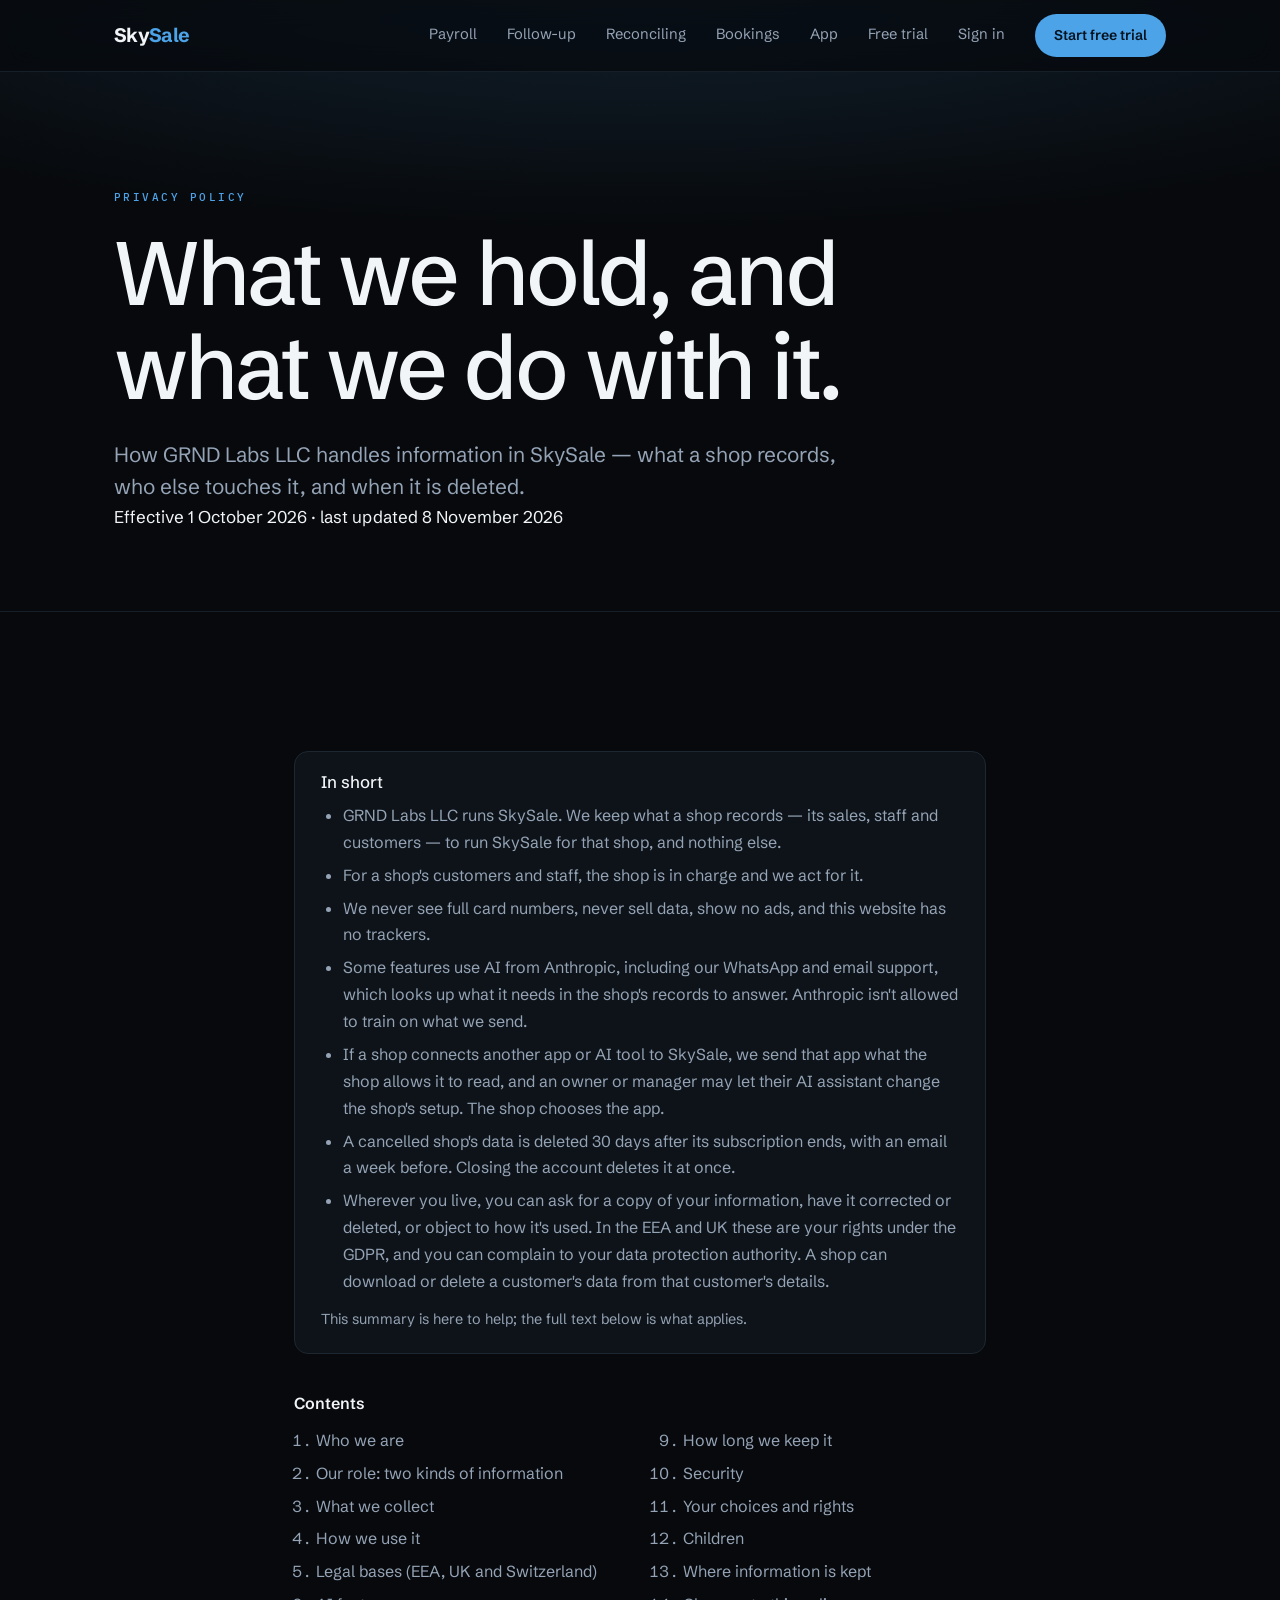
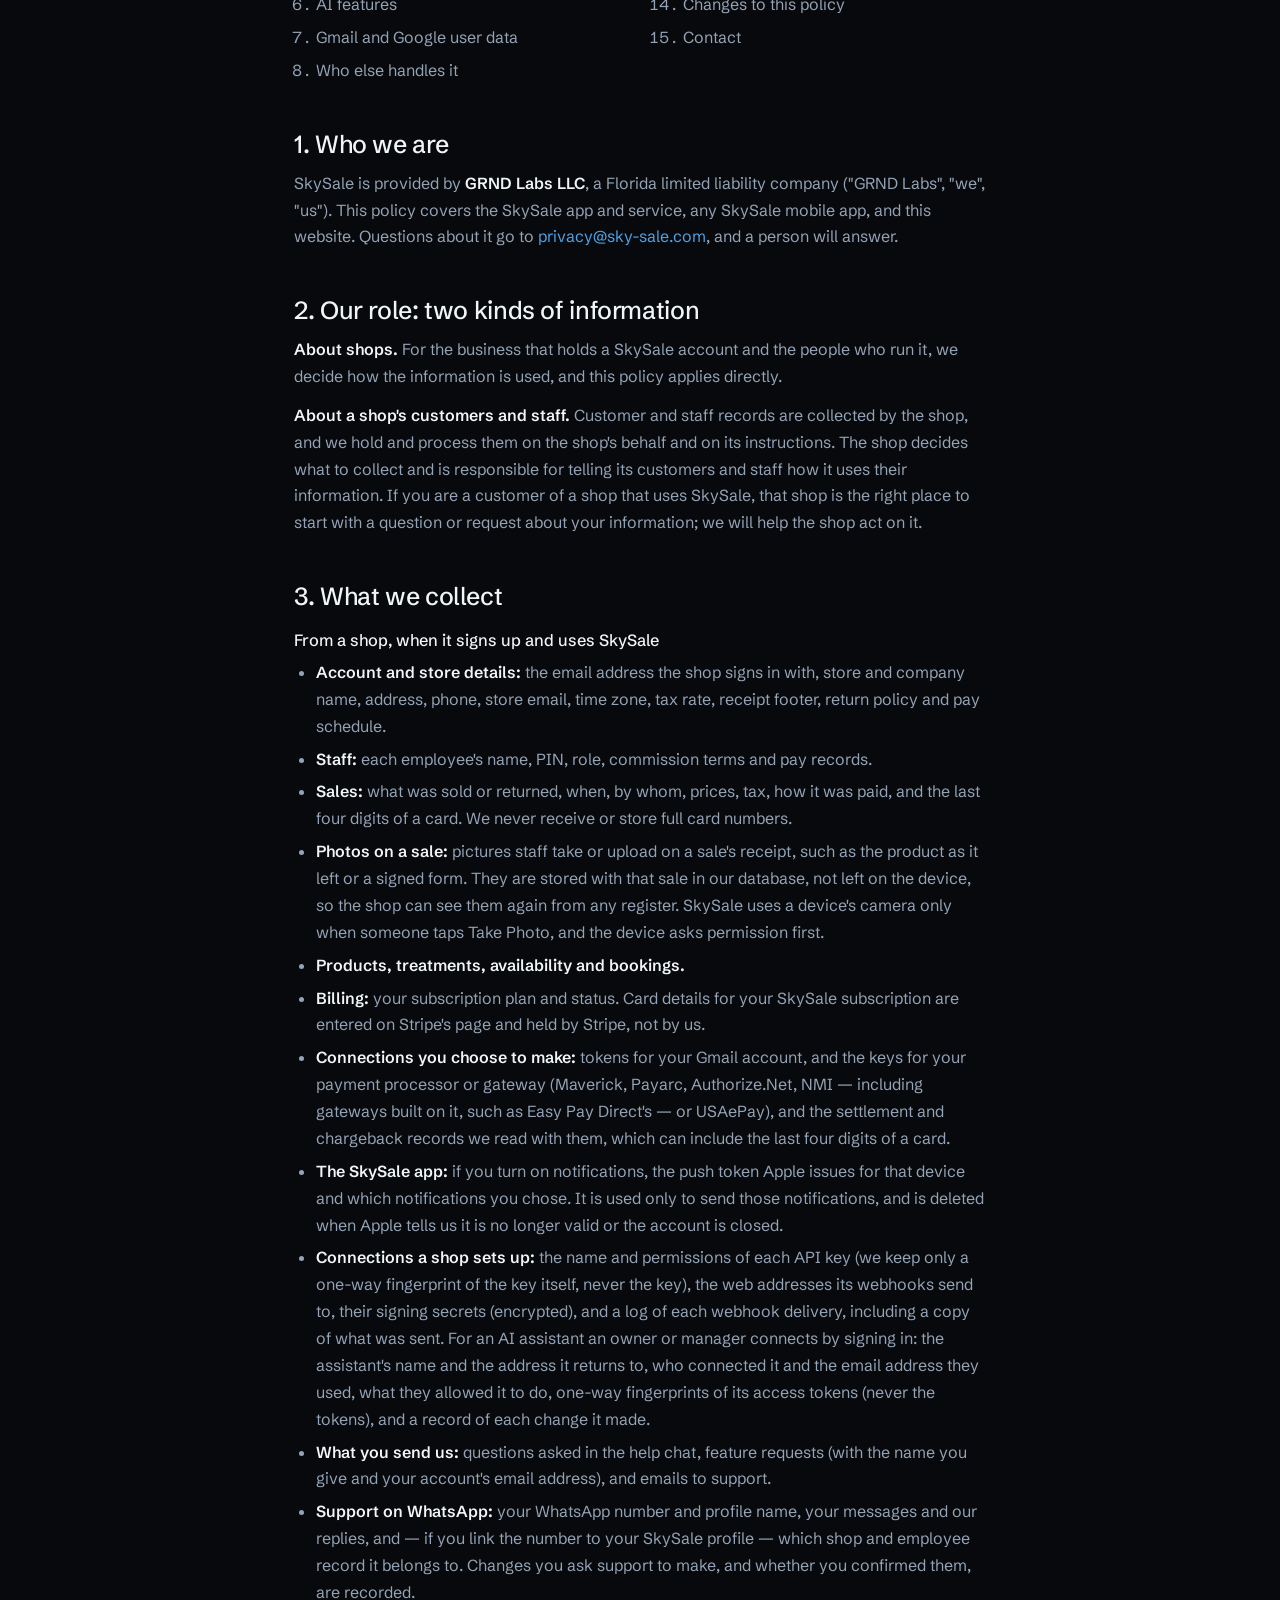
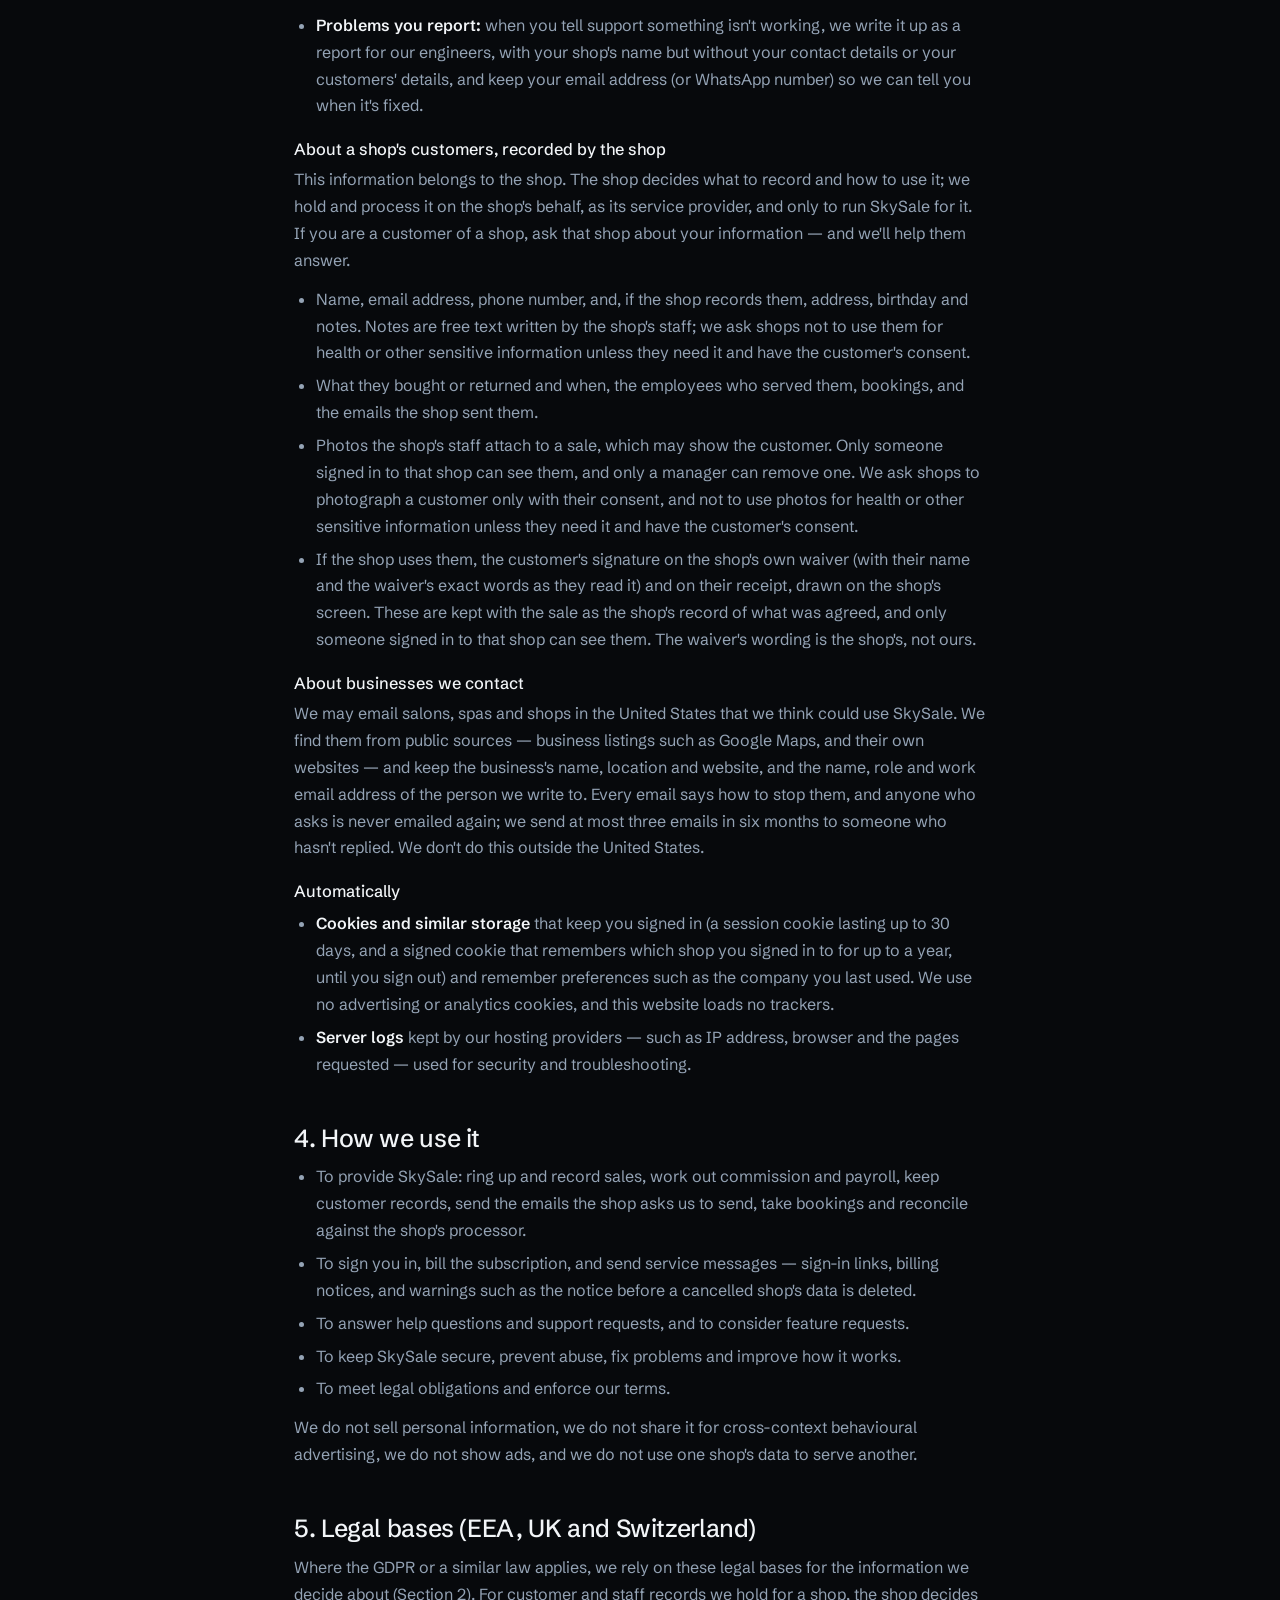
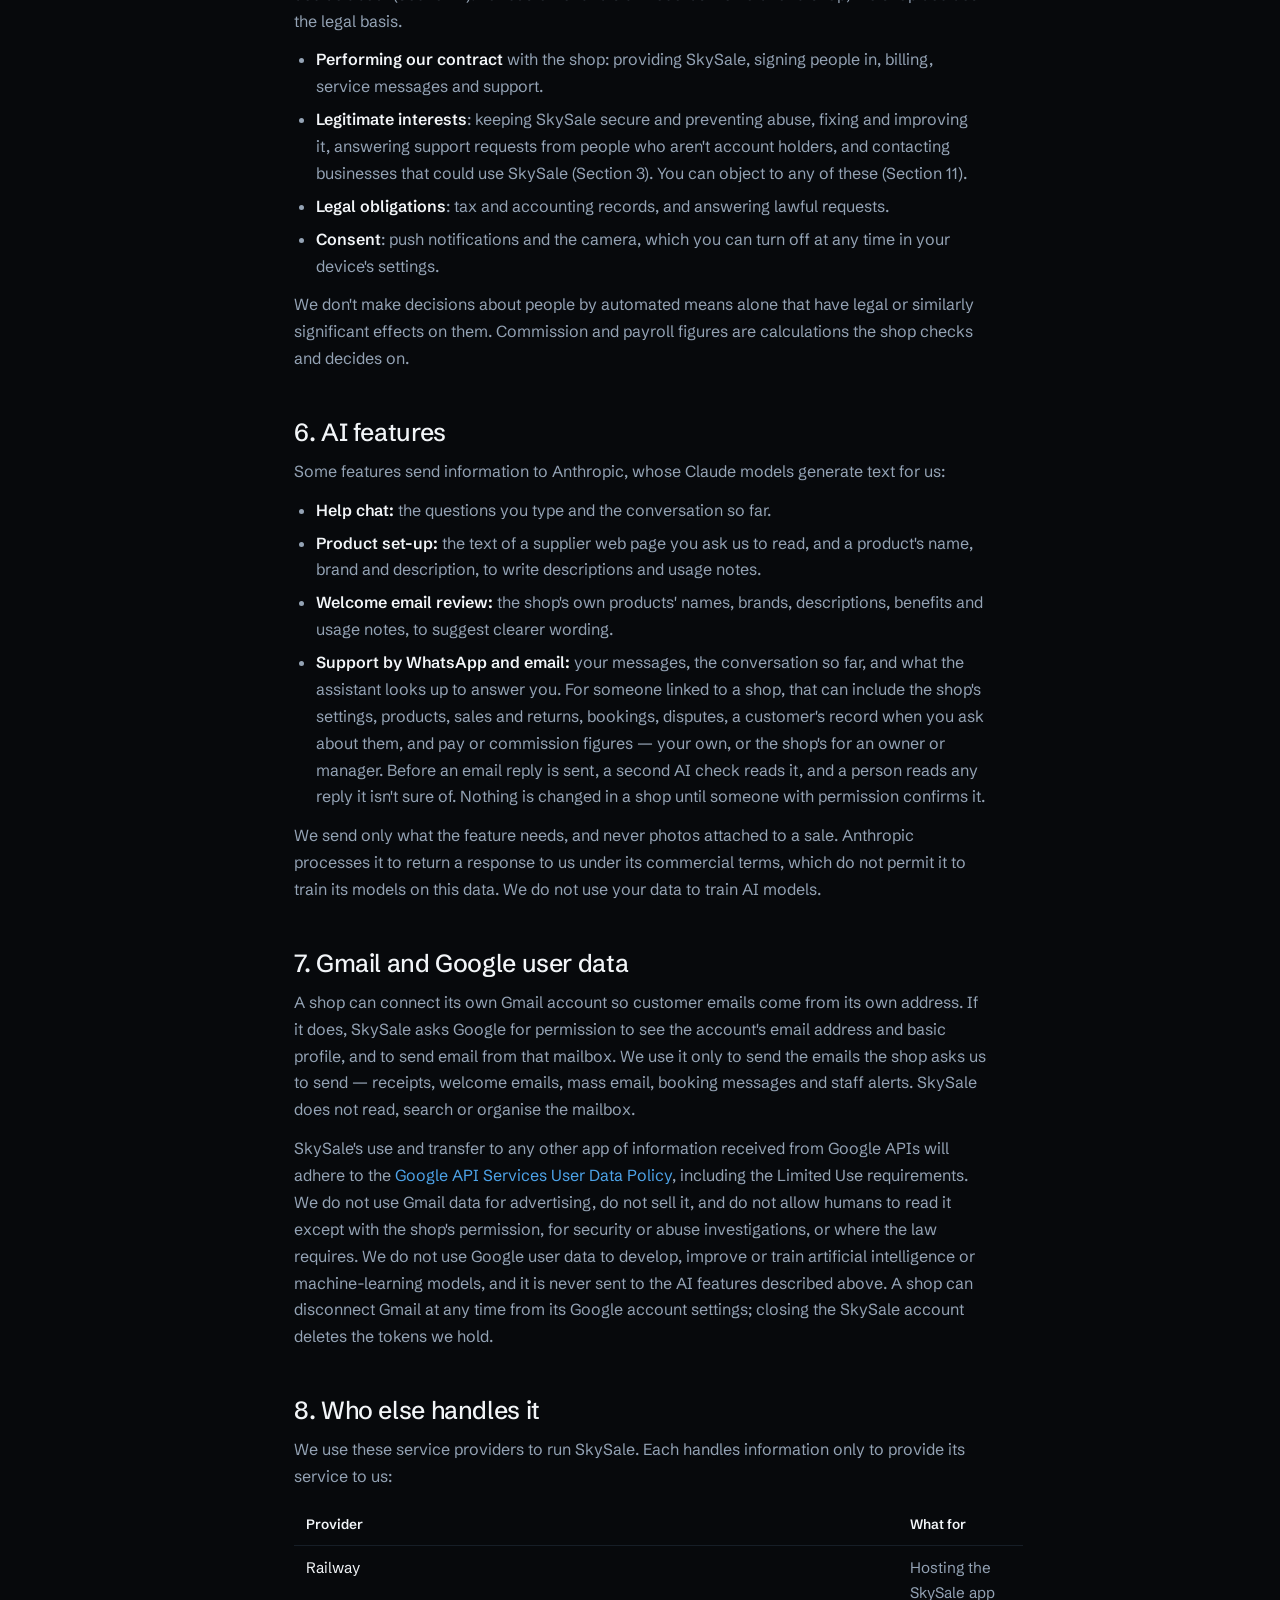
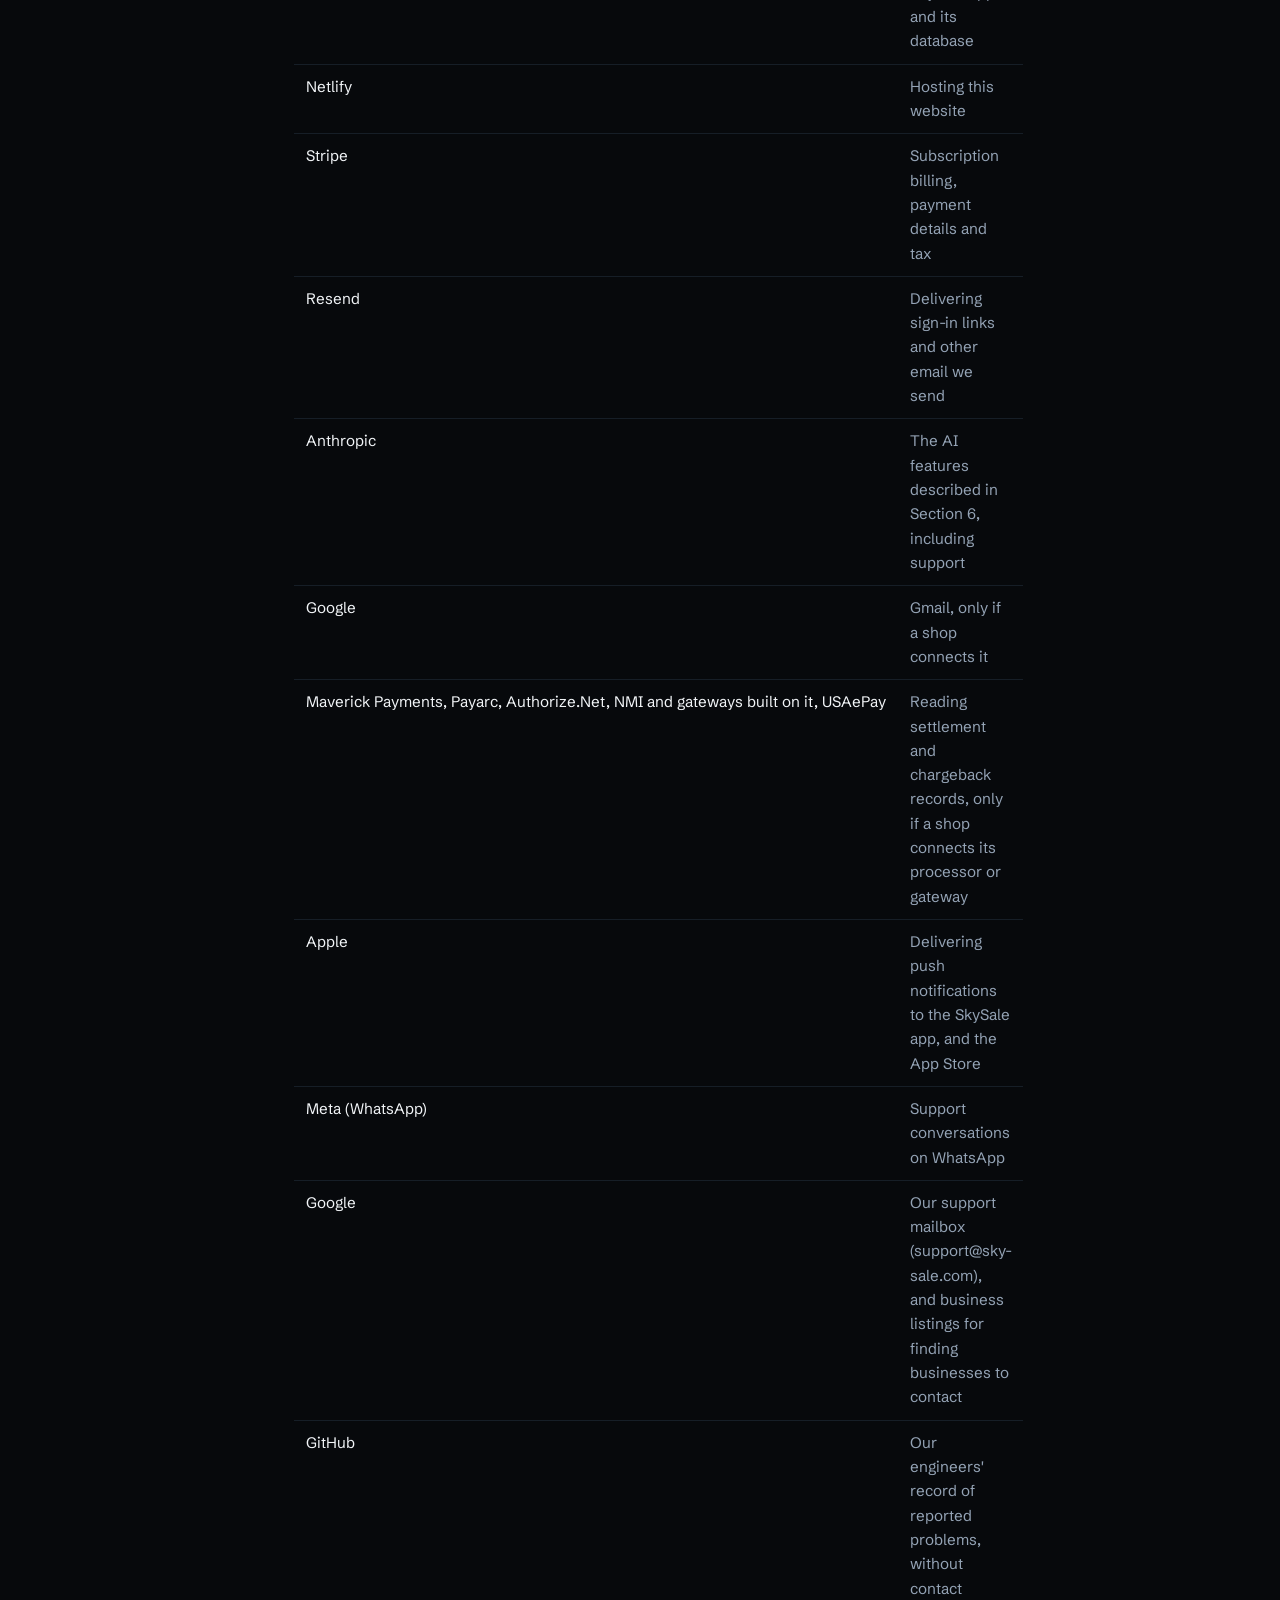
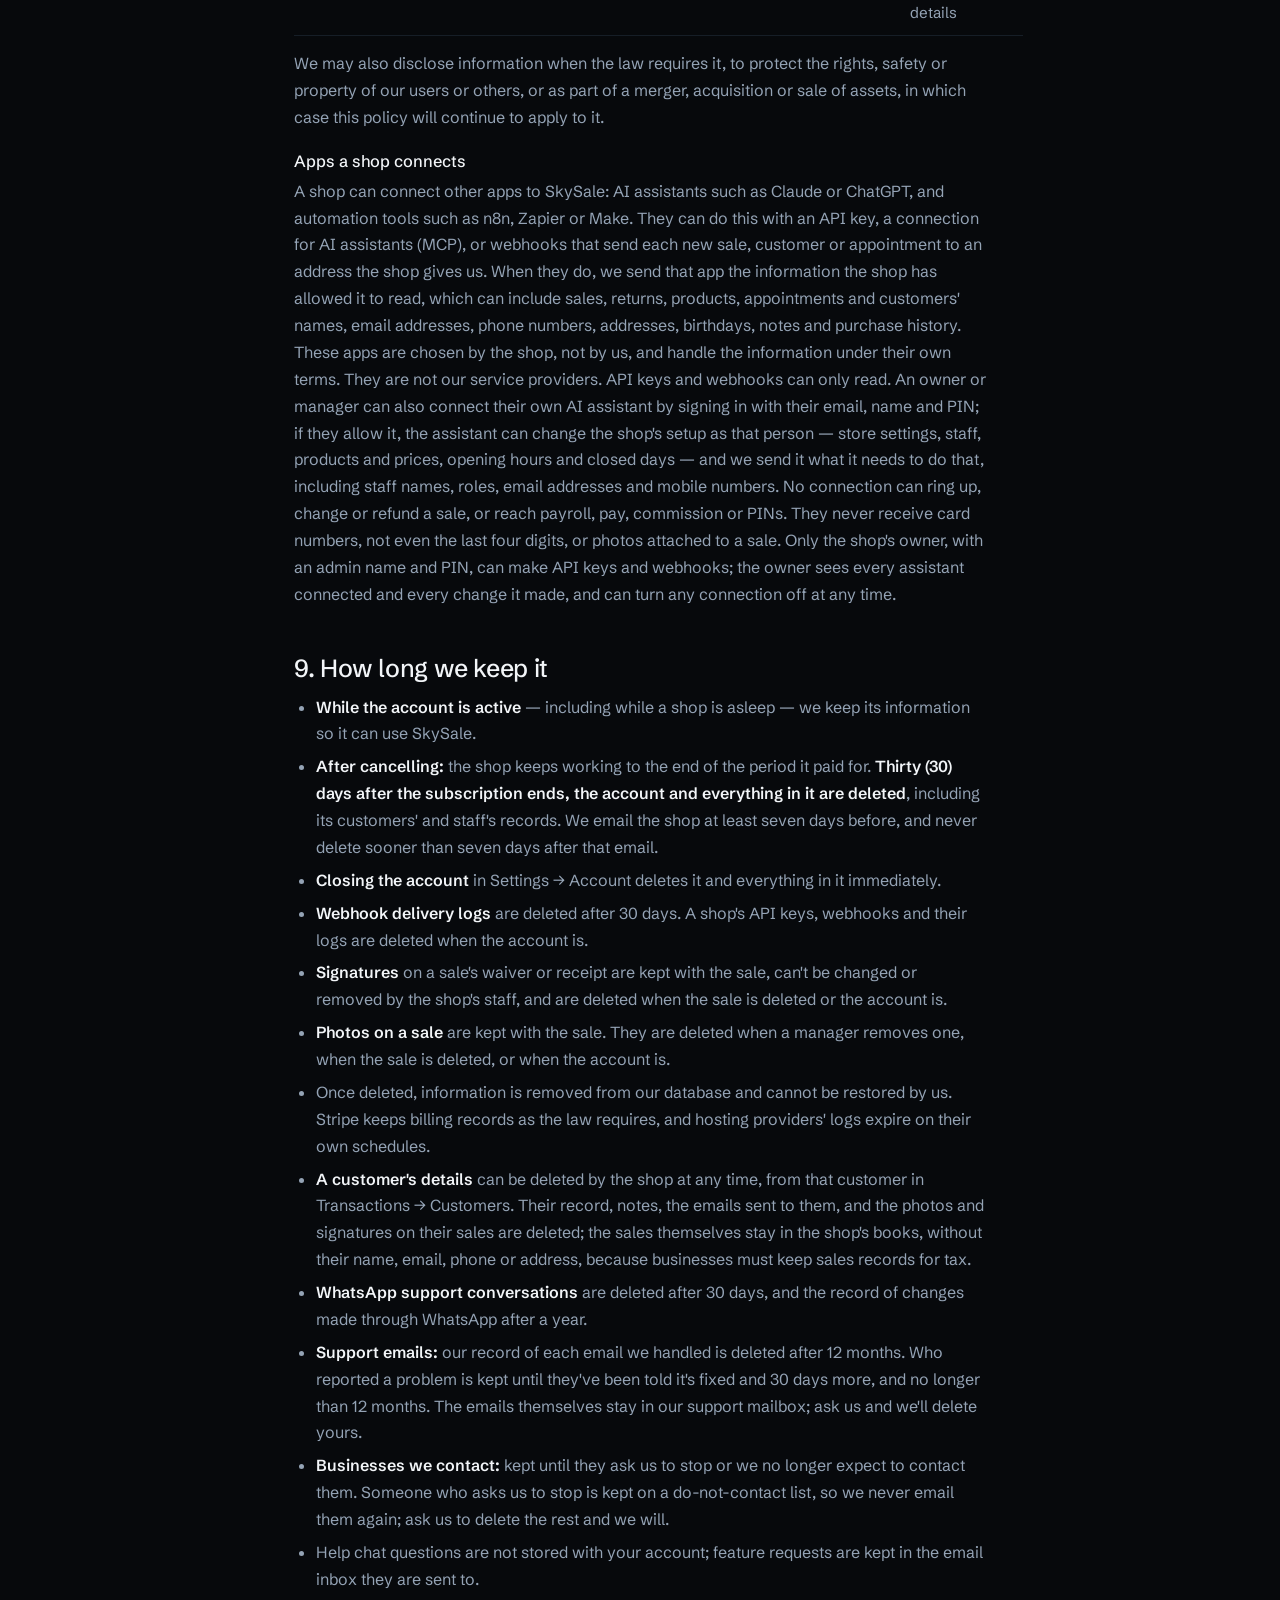
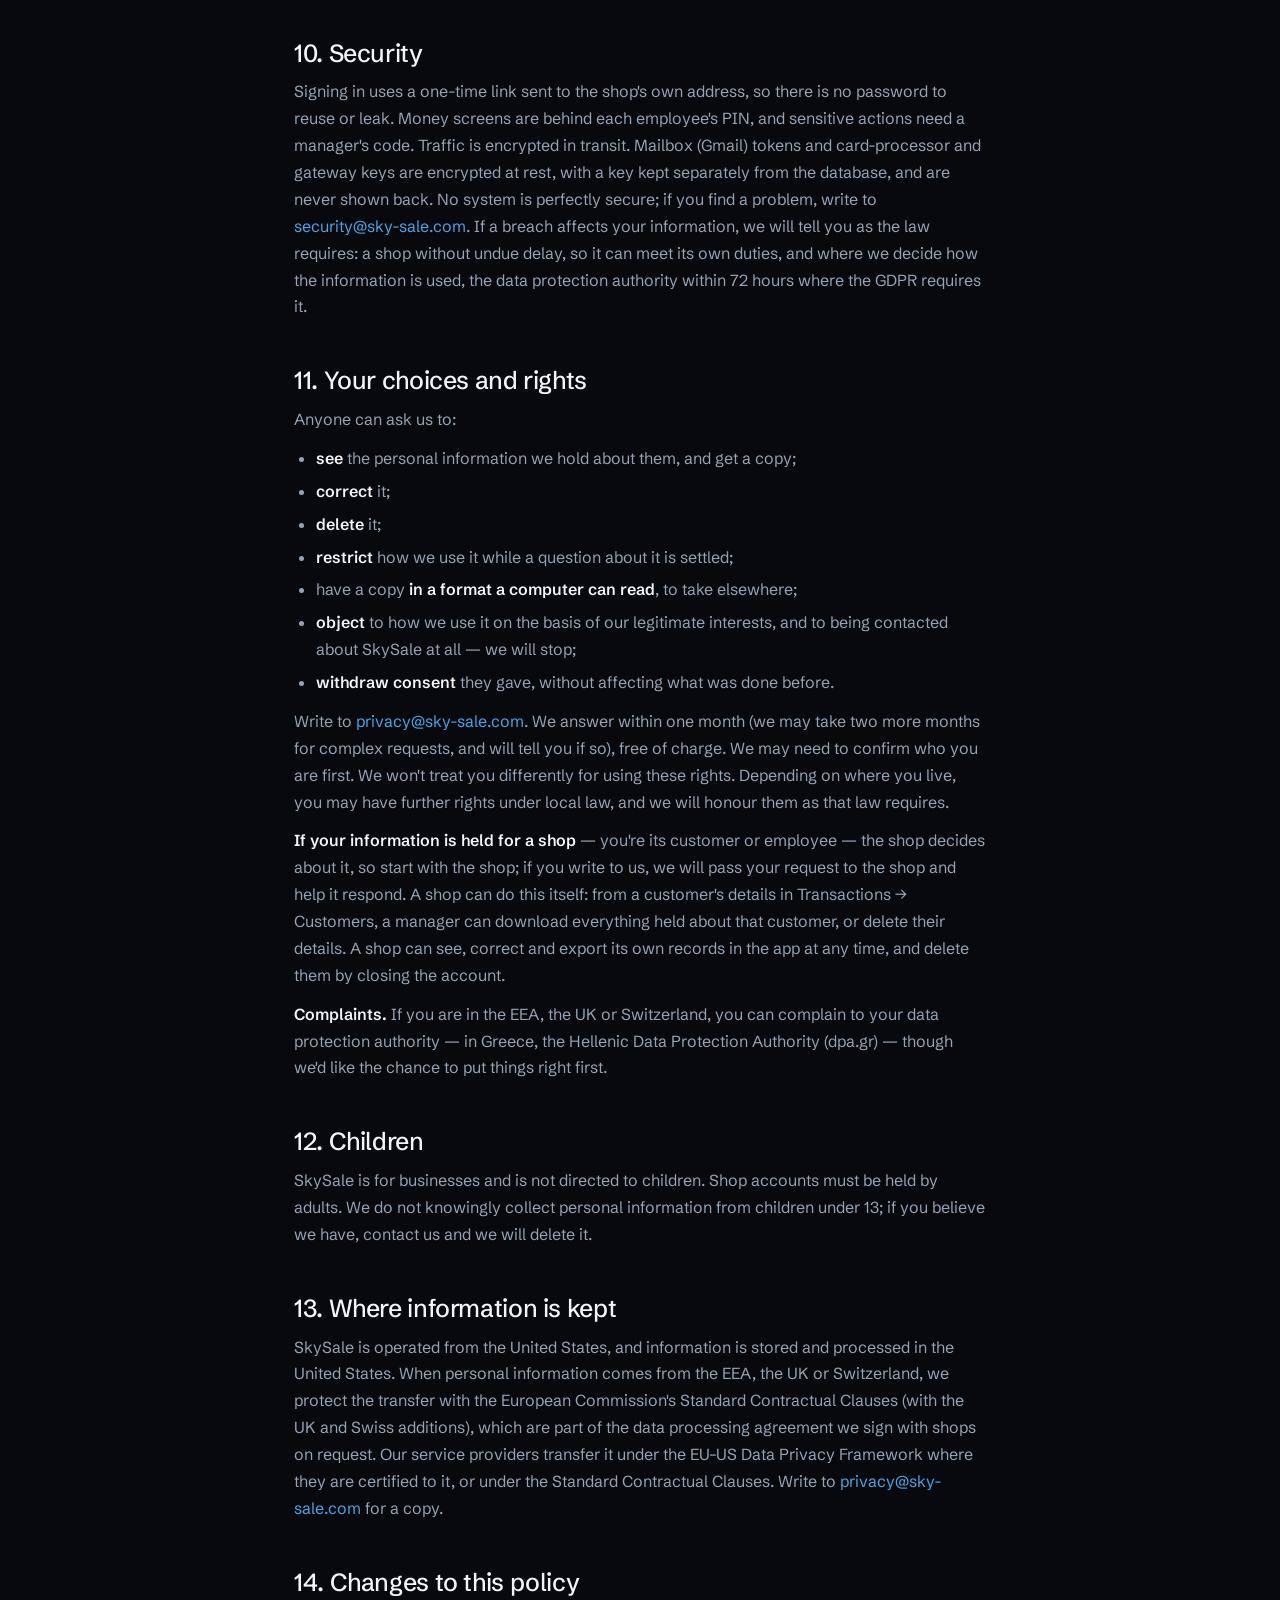
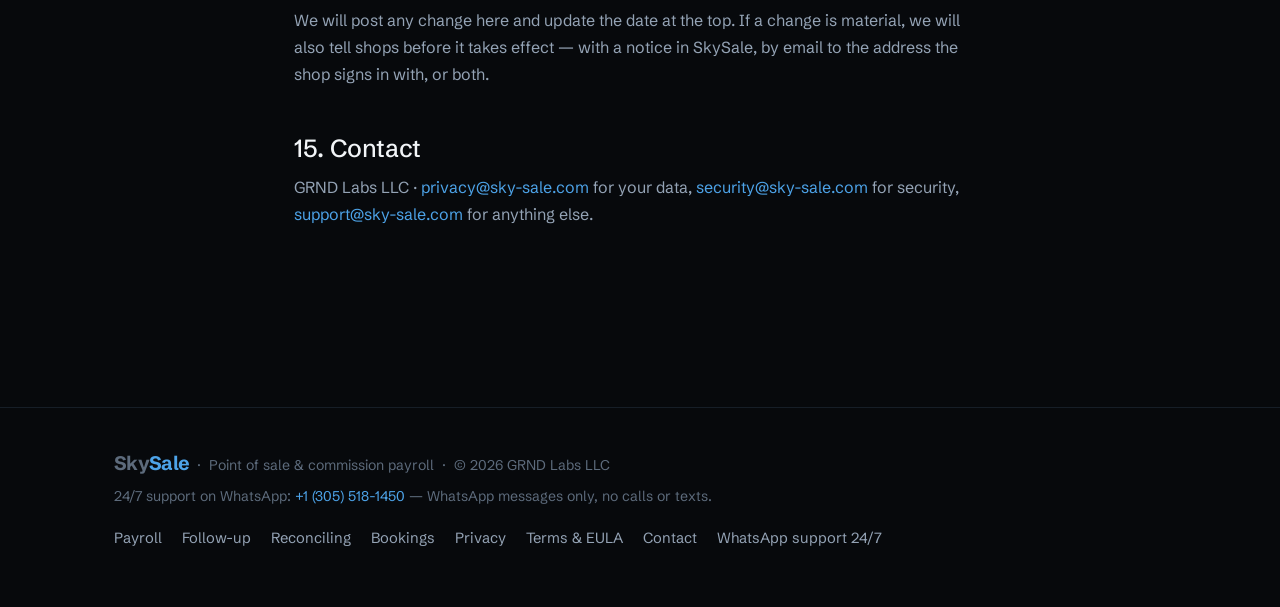
<file: privacy.html>
<!DOCTYPE html>
<html lang="en">
<head>
<meta charset="utf-8">
<meta name="viewport" content="width=device-width, initial-scale=1, viewport-fit=cover">
<title>Privacy Policy — SkySale</title>
<meta name="description" content="What SkySale collects, why, who else handles it, how long it is kept, and how to have it deleted.">
<link rel="canonical" href="https://sky-sale.com/privacy.html">
<meta name="theme-color" content="#07090C">
<link rel="preconnect" href="https://fonts.googleapis.com">
<link rel="preconnect" href="https://fonts.gstatic.com" crossorigin>
<link rel="stylesheet" href="https://fonts.googleapis.com/css2?family=Schibsted+Grotesk:wght@400;500;600;700&family=IBM+Plex+Mono:wght@400;500&display=swap">
<link rel="stylesheet" href="styles.css">
</head>
<body>

<header>
  <div class="wrap masthead">
    <a href="/" class="logo">Sky<span>Sale</span></a>
    <nav>
      <a class="opt" href="payroll.html">Payroll</a>
      <a class="opt" href="follow-up.html">Follow-up</a>
      <a class="opt" href="reconciliation.html">Reconciling</a>
      <a class="opt" href="bookings.html">Bookings</a>
      <a class="opt" href="/#app">App</a>
      <a class="opt" href="/#free-trial">Free trial</a>
      <a class="opt signin" href="https://app.sky-sale.com/">Sign in</a>
      <a class="btn btn-solid btn-sm" href="https://app.sky-sale.com/signup.html">Start free trial</a>
    </nav>
  </div>
</header>

<main>
  <section class="hero">
    <div class="wrap">
      <p class="eyebrow">Privacy Policy</p>
      <h1>What we hold, and what we do with it.</h1>
      <p class="lede">How GRND Labs LLC handles information in SkySale — what a shop records, who else touches it, and when it is deleted.</p>
      <p class="meta">Effective 1 October 2026 · last updated 8 November 2026</p>
    </div>
  </section>

  <section class="rule-top">
    <div class="wrap narrow legal">
      <div class="summary">
        <h2>In short</h2>
        <ul>
          <li>GRND Labs LLC runs SkySale. We keep what a shop records — its sales, staff and customers — to run SkySale for that shop, and nothing else.</li>
          <li>For a shop's customers and staff, the shop is in charge and we act for it.</li>
          <li>We never see full card numbers, never sell data, show no ads, and this website has no trackers.</li>
          <li>Some features use AI from Anthropic, including our WhatsApp and email support, which looks up what it needs in the shop's records to answer. Anthropic isn't allowed to train on what we send.</li>
          <li>If a shop connects another app or AI tool to SkySale, we send that app what the shop allows it to read, and an owner or manager may let their AI assistant change the shop's setup. The shop chooses the app.</li>
          <li>A cancelled shop's data is deleted 30 days after its subscription ends, with an email a week before. Closing the account deletes it at once.</li>
          <li>Wherever you live, you can ask for a copy of your information, have it corrected or deleted, or object to how it's used. In the EEA and UK these are your rights under the GDPR, and you can complain to your data protection authority. A shop can download or delete a customer's data from that customer's details.</li></ul>
        <p style="margin-top:12px;font-size:.9rem">This summary is here to help; the full text below is what applies.</p>
      </div>

      <div class="toc" role="navigation" aria-label="Contents">
        <p><strong>Contents</strong></p>
        <ol><li><a href="#who-we-are">Who we are</a></li><li><a href="#our-role-two-kinds-of-information">Our role: two kinds of information</a></li><li><a href="#what-we-collect">What we collect</a></li><li><a href="#how-we-use-it">How we use it</a></li><li><a href="#legal-bases">Legal bases (EEA, UK and Switzerland)</a></li><li><a href="#ai-features">AI features</a></li><li><a href="#gmail-and-google-user-data">Gmail and Google user data</a></li><li><a href="#who-else-handles-it">Who else handles it</a></li><li><a href="#how-long-we-keep-it">How long we keep it</a></li><li><a href="#security">Security</a></li><li><a href="#your-choices-and-rights">Your choices and rights</a></li><li><a href="#children">Children</a></li><li><a href="#where-information-is-kept">Where information is kept</a></li><li><a href="#changes-to-this-policy">Changes to this policy</a></li><li><a href="#contact">Contact</a></li></ol>
      </div>

      <h2 id="who-we-are">1. Who we are</h2>

      <p>SkySale is provided by <strong>GRND Labs LLC</strong>, a Florida limited liability company ("GRND Labs",
      "we", "us"). This policy covers the SkySale app and service, any SkySale mobile app, and this website.
      Questions about it go to <a href="mailto:privacy@sky-sale.com">privacy@sky-sale.com</a>, and a person
      will answer.</p>

      <h2 id="our-role-two-kinds-of-information">2. Our role: two kinds of information</h2>

      <p><strong>About shops.</strong> For the business that holds a SkySale account and the people who run it,
      we decide how the information is used, and this policy applies directly.</p>
      <p><strong>About a shop's customers and staff.</strong> Customer and staff records are collected by the
      shop, and we hold and process them on the shop's behalf and on its instructions. The shop decides what to
      collect and is responsible for telling its customers and staff how it uses their information. If you are
      a customer of a shop that uses SkySale, that shop is the right place to start with a question or request
      about your information; we will help the shop act on it.</p>

      <h2 id="what-we-collect">3. What we collect</h2>

      <h3>From a shop, when it signs up and uses SkySale</h3>
      <ul>
        <li><strong>Account and store details:</strong> the email address the shop signs in with, store and
        company name, address, phone, store email, time zone, tax rate, receipt footer, return policy and pay
        schedule.</li>
        <li><strong>Staff:</strong> each employee's name, PIN, role, commission terms and pay records.</li>
        <li><strong>Sales:</strong> what was sold or returned, when, by whom, prices, tax, how it was paid, and
        the last four digits of a card. We never receive or store full card numbers.</li>
        <li><strong>Photos on a sale:</strong> pictures staff take or upload on a sale's receipt, such as the
        product as it left or a signed form. They are stored with that sale in our database, not left on the
        device, so the shop can see them again from any register. SkySale uses a device's camera only when
        someone taps Take Photo, and the device asks permission first.</li>
        <li><strong>Products, treatments, availability and bookings.</strong></li>
        <li><strong>Billing:</strong> your subscription plan and status. Card details for your SkySale
        subscription are entered on Stripe's page and held by Stripe, not by us.</li>
        <li><strong>Connections you choose to make:</strong> tokens for your Gmail account, and the keys for
        your payment processor or gateway (Maverick, Payarc, Authorize.Net, NMI — including gateways built on
        it, such as Easy Pay Direct's — or USAePay), and the settlement and chargeback records we read with them,
        which can include the last four digits of a card.</li>
        <li><strong>The SkySale app:</strong> if you turn on notifications, the push token Apple issues for
        that device and which notifications you chose. It is used only to send those notifications, and is
        deleted when Apple tells us it is no longer valid or the account is closed.</li>
        <li><strong>Connections a shop sets up:</strong> the name and permissions of each API key (we keep only
        a one-way fingerprint of the key itself, never the key), the web addresses its webhooks send to, their
        signing secrets (encrypted), and a log of each webhook delivery, including a copy of what was sent.
        For an AI assistant an owner or manager connects by signing in: the assistant's name and the address
        it returns to, who connected it and the email address they used, what they allowed it to do, one-way
        fingerprints of its access tokens (never the tokens), and a record of each change it made.</li>
        <li><strong>What you send us:</strong> questions asked in the help chat, feature requests (with the
        name you give and your account's email address), and emails to support.</li>
          <li><strong>Support on WhatsApp:</strong> your WhatsApp number and profile name, your messages and our
        replies, and — if you link the number to your SkySale profile — which shop and employee record it
        belongs to. Changes you ask support to make, and whether you confirmed them, are recorded.</li>
          <li><strong>Problems you report:</strong> when you tell support something isn't working, we write it up
        as a report for our engineers, with your shop's name but without your contact details or your
        customers' details, and keep your email address (or WhatsApp number) so we can tell you when it's
        fixed.</li>
      </ul>
      <h3>About a shop's customers, recorded by the shop</h3>
      <p>This information belongs to the shop. The shop decides what to record and how to use it; we hold
      and process it on the shop's behalf, as its service provider, and only to run SkySale for it. If you are
      a customer of a shop, ask that shop about your information — and we'll help them answer.</p>
      <ul>
        <li>Name, email address, phone number, and, if the shop records them, address, birthday and notes.
        Notes are free text written by the shop's staff; we ask shops not to use them for health or other
        sensitive information unless they need it and have the customer's consent.</li>
        <li>What they bought or returned and when, the employees who served them, bookings, and the emails the
        shop sent them.</li>
        <li>Photos the shop's staff attach to a sale, which may show the customer. Only someone signed in to
        that shop can see them, and only a manager can remove one. We ask shops to photograph a customer only
        with their consent, and not to use photos for health or other sensitive information unless they need
        it and have the customer's consent.</li>
        <li>If the shop uses them, the customer's signature on the shop's own waiver (with their name and the
        waiver's exact words as they read it) and on their receipt, drawn on the shop's screen. These are kept
        with the sale as the shop's record of what was agreed, and only someone signed in to that shop can see
        them. The waiver's wording is the shop's, not ours.</li>
      </ul>
      <h3>About businesses we contact</h3>
      <p>We may email salons, spas and shops in the United States that we think could use SkySale. We find
      them from public sources — business listings such as Google Maps, and their own websites — and keep the
      business's name, location and website, and the name, role and work email address of the person we
      write to. Every email says how to stop them, and anyone who asks is never emailed again; we send at
      most three emails in six months to someone who hasn't replied. We don't do this outside the United States.</p>
      <h3>Automatically</h3>
      <ul>
        <li><strong>Cookies and similar storage</strong> that keep you signed in (a session cookie lasting up
        to 30 days, and a signed cookie that remembers which shop you signed in to for up to a year, until you
        sign out) and remember preferences such as the company you last used. We use no advertising or
        analytics cookies, and this website loads no trackers.</li>
        <li><strong>Server logs</strong> kept by our hosting providers — such as IP address, browser and the
        pages requested — used for security and troubleshooting.</li>
      </ul>

      <h2 id="how-we-use-it">4. How we use it</h2>

      <ul>
        <li>To provide SkySale: ring up and record sales, work out commission and payroll, keep customer
        records, send the emails the shop asks us to send, take bookings and reconcile against the shop's
        processor.</li>
        <li>To sign you in, bill the subscription, and send service messages — sign-in links, billing notices,
        and warnings such as the notice before a cancelled shop's data is deleted.</li>
        <li>To answer help questions and support requests, and to consider feature requests.</li>
        <li>To keep SkySale secure, prevent abuse, fix problems and improve how it works.</li>
        <li>To meet legal obligations and enforce our terms.</li>
      </ul>
      <p>We do not sell personal information, we do not share it for cross-context behavioural advertising, we
      do not show ads, and we do not use one shop's data to serve another.</p>

      <h2 id="legal-bases">5. Legal bases (EEA, UK and Switzerland)</h2>

      <p>Where the GDPR or a similar law applies, we rely on these legal bases for the information we decide
      about (Section 2). For customer and staff records we hold for a shop, the shop decides the legal basis.</p>
      <ul>
        <li><strong>Performing our contract</strong> with the shop: providing SkySale, signing people in,
        billing, service messages and support.</li>
        <li><strong>Legitimate interests</strong>: keeping SkySale secure and preventing abuse, fixing and
        improving it, answering support requests from people who aren't account holders, and contacting
        businesses that could use SkySale (Section 3). You can object to any of these (Section 11).</li>
        <li><strong>Legal obligations</strong>: tax and accounting records, and answering lawful requests.</li>
        <li><strong>Consent</strong>: push notifications and the camera, which you can turn off at any time in
        your device's settings.</li>
      </ul>
      <p>We don't make decisions about people by automated means alone that have legal or similarly
      significant effects on them. Commission and payroll figures are calculations the shop checks and
      decides on.</p>

      <h2 id="ai-features">6. AI features</h2>

      <p>Some features send information to Anthropic, whose Claude models generate text for us:</p>
      <ul>
        <li><strong>Help chat:</strong> the questions you type and the conversation so far.</li>
        <li><strong>Product set-up:</strong> the text of a supplier web page you ask us to read, and a
        product's name, brand and description, to write descriptions and usage notes.</li>
        <li><strong>Welcome email review:</strong> the shop's own products' names, brands, descriptions,
        benefits and usage notes, to suggest clearer wording.</li>
        <li><strong>Support by WhatsApp and email:</strong> your messages, the conversation so far, and what
        the assistant looks up to answer you. For someone linked to a shop, that can include the shop's
        settings, products, sales and returns, bookings, disputes, a customer's record when you ask about
        them, and pay or commission figures — your own, or the shop's for an owner or manager. Before an
        email reply is sent, a second AI check reads it, and a person reads any reply it isn't sure of.
        Nothing is changed in a shop until someone with permission confirms it.</li>
      </ul>
      <p>We send only what the feature needs, and never photos attached to a sale. Anthropic processes it to return a response to us under its
      commercial terms, which do not permit it to train its models on this data. We do not use your data to
      train AI models.</p>

      <h2 id="gmail-and-google-user-data">7. Gmail and Google user data</h2>

      <p>A shop can connect its own Gmail account so customer emails come from its own address. If it does,
      SkySale asks Google for permission to see the account's email address and basic profile, and to send
      email from that mailbox. We use it only to send the emails the shop asks us to send — receipts, welcome
      emails, mass email, booking messages and staff alerts. SkySale does not read, search or organise the
      mailbox.</p>
      <p>SkySale's use and transfer to any other app of information received from Google APIs will adhere to
      the <a href="https://developers.google.com/terms/api-services-user-data-policy">Google API Services User
      Data Policy</a>, including the Limited Use requirements. We do not use Gmail data for advertising, do not
      sell it, and do not allow humans to read it except with the shop's permission, for security or abuse
      investigations, or where the law requires. We do not use Google user data to develop, improve or train
      artificial intelligence or machine-learning models, and it is never sent to the AI features described
      above. A shop can disconnect Gmail at any time from its Google account
      settings; closing the SkySale account deletes the tokens we hold.</p>

      <h2 id="who-else-handles-it">8. Who else handles it</h2>

      <p>We use these service providers to run SkySale. Each handles information only to provide its service
      to us:</p>
      <table>
        <thead><tr><th>Provider</th><th>What for</th></tr></thead>
        <tbody>
          <tr><td>Railway</td><td>Hosting the SkySale app and its database</td></tr>
          <tr><td>Netlify</td><td>Hosting this website</td></tr>
          <tr><td>Stripe</td><td>Subscription billing, payment details and tax</td></tr>
          <tr><td>Resend</td><td>Delivering sign-in links and other email we send</td></tr>
          <tr><td>Anthropic</td><td>The AI features described in Section 6, including support</td></tr>
          <tr><td>Google</td><td>Gmail, only if a shop connects it</td></tr>
          <tr><td>Maverick Payments, Payarc, Authorize.Net, NMI and gateways built on it, USAePay</td><td>Reading settlement and chargeback records, only if a shop connects its processor or gateway</td></tr>
          <tr><td>Apple</td><td>Delivering push notifications to the SkySale app, and the App Store</td></tr>
          <tr><td>Meta (WhatsApp)</td><td>Support conversations on WhatsApp</td></tr>
          <tr><td>Google</td><td>Our support mailbox (support@sky-sale.com), and business listings for finding businesses to contact</td></tr>
          <tr><td>GitHub</td><td>Our engineers' record of reported problems, without contact details</td></tr>
        </tbody>
      </table>
      <p>We may also disclose information when the law requires it, to protect the rights, safety or property of
      our users or others, or as part of a merger, acquisition or sale of assets, in which case this policy
      will continue to apply to it.</p>
      <h3>Apps a shop connects</h3>
      <p>A shop can connect other apps to SkySale: AI assistants such as Claude or ChatGPT, and automation tools
      such as n8n, Zapier or Make. They can do this with an API key, a connection for AI assistants (MCP), or webhooks that send each new
      sale, customer or appointment to an address the shop gives us. When they do, we send that app the
      information the shop has allowed it to read, which can include sales, returns, products, appointments and
      customers' names, email addresses, phone numbers, addresses, birthdays, notes and purchase history. These
      apps are chosen by the shop, not by us, and handle the information under their own terms. They are not
      our service providers. API keys and webhooks can only read. An owner or manager can also connect their
      own AI assistant by signing in with their email, name and PIN; if they allow it, the assistant can change
      the shop's setup as that person — store settings, staff, products and prices, opening hours and closed
      days — and we send it what it needs to do that, including staff names, roles, email addresses and mobile
      numbers. No connection can ring up, change or refund a sale, or reach payroll, pay, commission or PINs. They never receive card numbers, not even the last four digits, or photos attached to a sale. Only the shop's owner, with an
      admin name and PIN, can make API keys and webhooks; the owner sees every assistant connected and every
      change it made, and can turn any connection off at any time.</p>

      <h2 id="how-long-we-keep-it">9. How long we keep it</h2>

      <ul>
        <li><strong>While the account is active</strong> — including while a shop is asleep — we keep its
        information so it can use SkySale.</li>
        <li><strong>After cancelling:</strong> the shop keeps working to the end of the period it paid for.
        <strong>Thirty (30) days after the subscription ends, the account and everything in it are
        deleted</strong>, including its customers' and staff's records. We email the shop at least seven days
        before, and never delete sooner than seven days after that email.</li>
        <li><strong>Closing the account</strong> in Settings → Account deletes it and everything in it
        immediately.</li>
        <li><strong>Webhook delivery logs</strong> are deleted after 30 days. A shop's API keys, webhooks and
        their logs are deleted when the account is.</li>
        <li><strong>Signatures</strong> on a sale's waiver or receipt are kept with the sale, can't be changed
        or removed by the shop's staff, and are deleted when the sale is deleted or the account is.</li>
        <li><strong>Photos on a sale</strong> are kept with the sale. They are deleted when a manager removes
        one, when the sale is deleted, or when the account is.</li>
        <li>Once deleted, information is removed from our database and cannot be restored by us. Stripe keeps
        billing records as the law requires, and hosting providers' logs expire on their own schedules.</li>
        <li><strong>A customer's details</strong> can be deleted by the shop at any time, from that customer in
        Transactions → Customers. Their record, notes, the emails sent to them, and the photos and signatures on
        their sales are deleted; the sales themselves stay in the shop's books, without their name, email,
        phone or address, because businesses must keep sales records for tax.</li>
          <li><strong>WhatsApp support conversations</strong> are deleted after 30 days, and the record of
        changes made through WhatsApp after a year.</li>
          <li><strong>Support emails:</strong> our record of each email we handled is deleted after 12 months.
        Who reported a problem is kept until they've been told it's fixed and 30 days more, and no longer
        than 12 months. The emails themselves stay in our support mailbox; ask us and we'll delete yours.</li>
          <li><strong>Businesses we contact:</strong> kept until they ask us to stop or we no longer expect to
        contact them. Someone who asks us to stop is kept on a do-not-contact list, so we never email them
        again; ask us to delete the rest and we will.</li>
          <li>Help chat questions are not stored with your account; feature requests are kept in the email
        inbox they are sent to.</li>
      </ul>

      <h2 id="security">10. Security</h2>

      <p>Signing in uses a one-time link sent to the shop's own address, so there is no password to reuse or
      leak. Money screens are behind each employee's PIN, and sensitive actions need a manager's code.
      Traffic is encrypted in transit. Mailbox (Gmail) tokens and card-processor and gateway keys are encrypted at rest,
      with a key kept separately from the database, and are never shown back. No system is perfectly secure; if you find a problem, write to
      <a href="mailto:security@sky-sale.com">security@sky-sale.com</a>. If a breach affects your information,
      we will tell you as the law requires: a shop without undue delay, so it can meet its own duties, and
      where we decide how the information is used, the data protection authority within 72 hours where the
      GDPR requires it.</p>

      <h2 id="your-choices-and-rights">11. Your choices and rights</h2>

      <p>Anyone can ask us to:</p>
      <ul>
        <li><strong>see</strong> the personal information we hold about them, and get a copy;</li>
        <li><strong>correct</strong> it;</li>
        <li><strong>delete</strong> it;</li>
        <li><strong>restrict</strong> how we use it while a question about it is settled;</li>
        <li>have a copy <strong>in a format a computer can read</strong>, to take elsewhere;</li>
        <li><strong>object</strong> to how we use it on the basis of our legitimate interests, and to being
        contacted about SkySale at all — we will stop;</li>
        <li><strong>withdraw consent</strong> they gave, without affecting what was done before.</li>
      </ul>
      <p>Write to <a href="mailto:privacy@sky-sale.com">privacy@sky-sale.com</a>. We answer within one month
      (we may take two more months for complex requests, and will tell you if so), free of charge. We may need
      to confirm who you are first. We won't treat you differently for using these rights. Depending on where
      you live, you may have further rights under local law, and we will honour them as that law requires.</p>
      <p><strong>If your information is held for a shop</strong> — you're its customer or employee — the shop
      decides about it, so start with the shop; if you write to us, we will pass your request to the shop and
      help it respond. A shop can do this itself: from a customer's details in Transactions → Customers, a manager
      can download everything held about that customer, or delete their details. A shop can see, correct and
      export its own records in the app at any time, and delete them by closing the account.</p>
      <p><strong>Complaints.</strong> If you are in the EEA, the UK or Switzerland, you can complain to your
      data protection authority — in Greece, the Hellenic Data Protection Authority (dpa.gr) — though we'd
      like the chance to put things right first.</p>

      <h2 id="children">12. Children</h2>

      <p>SkySale is for businesses and is not directed to children. Shop accounts must be held by adults. We do
      not knowingly collect personal information from children under 13; if you believe we have, contact us
      and we will delete it.</p>

      <h2 id="where-information-is-kept">13. Where information is kept</h2>

      <p>SkySale is operated from the United States, and information is stored and processed in the United
      States. When personal information comes from the EEA, the UK or Switzerland, we protect the transfer
      with the European Commission's Standard Contractual Clauses (with the UK and Swiss additions), which
      are part of the data processing agreement we sign with shops on request. Our service providers transfer
      it under the EU–US Data Privacy Framework where they are certified to it, or under the Standard
      Contractual Clauses. Write to <a href="mailto:privacy@sky-sale.com">privacy@sky-sale.com</a> for a copy.</p>

      <h2 id="changes-to-this-policy">14. Changes to this policy</h2>

      <p>We will post any change here and update the date at the top. If a change is material, we will also
      tell shops before it takes effect — with a notice in SkySale, by email to the address the shop signs in
      with, or both.</p>

      <h2 id="contact">15. Contact</h2>

      <p>GRND Labs LLC · <a href="mailto:privacy@sky-sale.com">privacy@sky-sale.com</a> for your data,
      <a href="mailto:security@sky-sale.com">security@sky-sale.com</a> for security,
      <a href="mailto:support@sky-sale.com">support@sky-sale.com</a> for anything else.</p>

    </div>
  </section>
</main>

<footer>
  <div class="wrap foot">
    <div><span class="logo">Sky<span>Sale</span></span> &nbsp;·&nbsp; Point of sale &amp; commission payroll &nbsp;·&nbsp; &copy; 2026 GRND Labs LLC<div class="foot-support">24/7 support on WhatsApp: <a href="https://wa.me/13055181450" rel="noopener">+1 (305) 518-1450</a> — WhatsApp messages only, no calls or texts.</div></div>
    <nav>
      <a href="payroll.html">Payroll</a>
      <a href="follow-up.html">Follow-up</a>
      <a href="reconciliation.html">Reconciling</a>
      <a href="bookings.html">Bookings</a>
      <a href="privacy.html">Privacy</a>
      <a href="terms.html">Terms &amp; EULA</a>
      <a href="mailto:hello@sky-sale.com">Contact</a>
      <a href="https://wa.me/13055181450" rel="noopener">WhatsApp support 24/7</a>
    </nav>
  </div>
</footer>

</body>
</html>
</file>
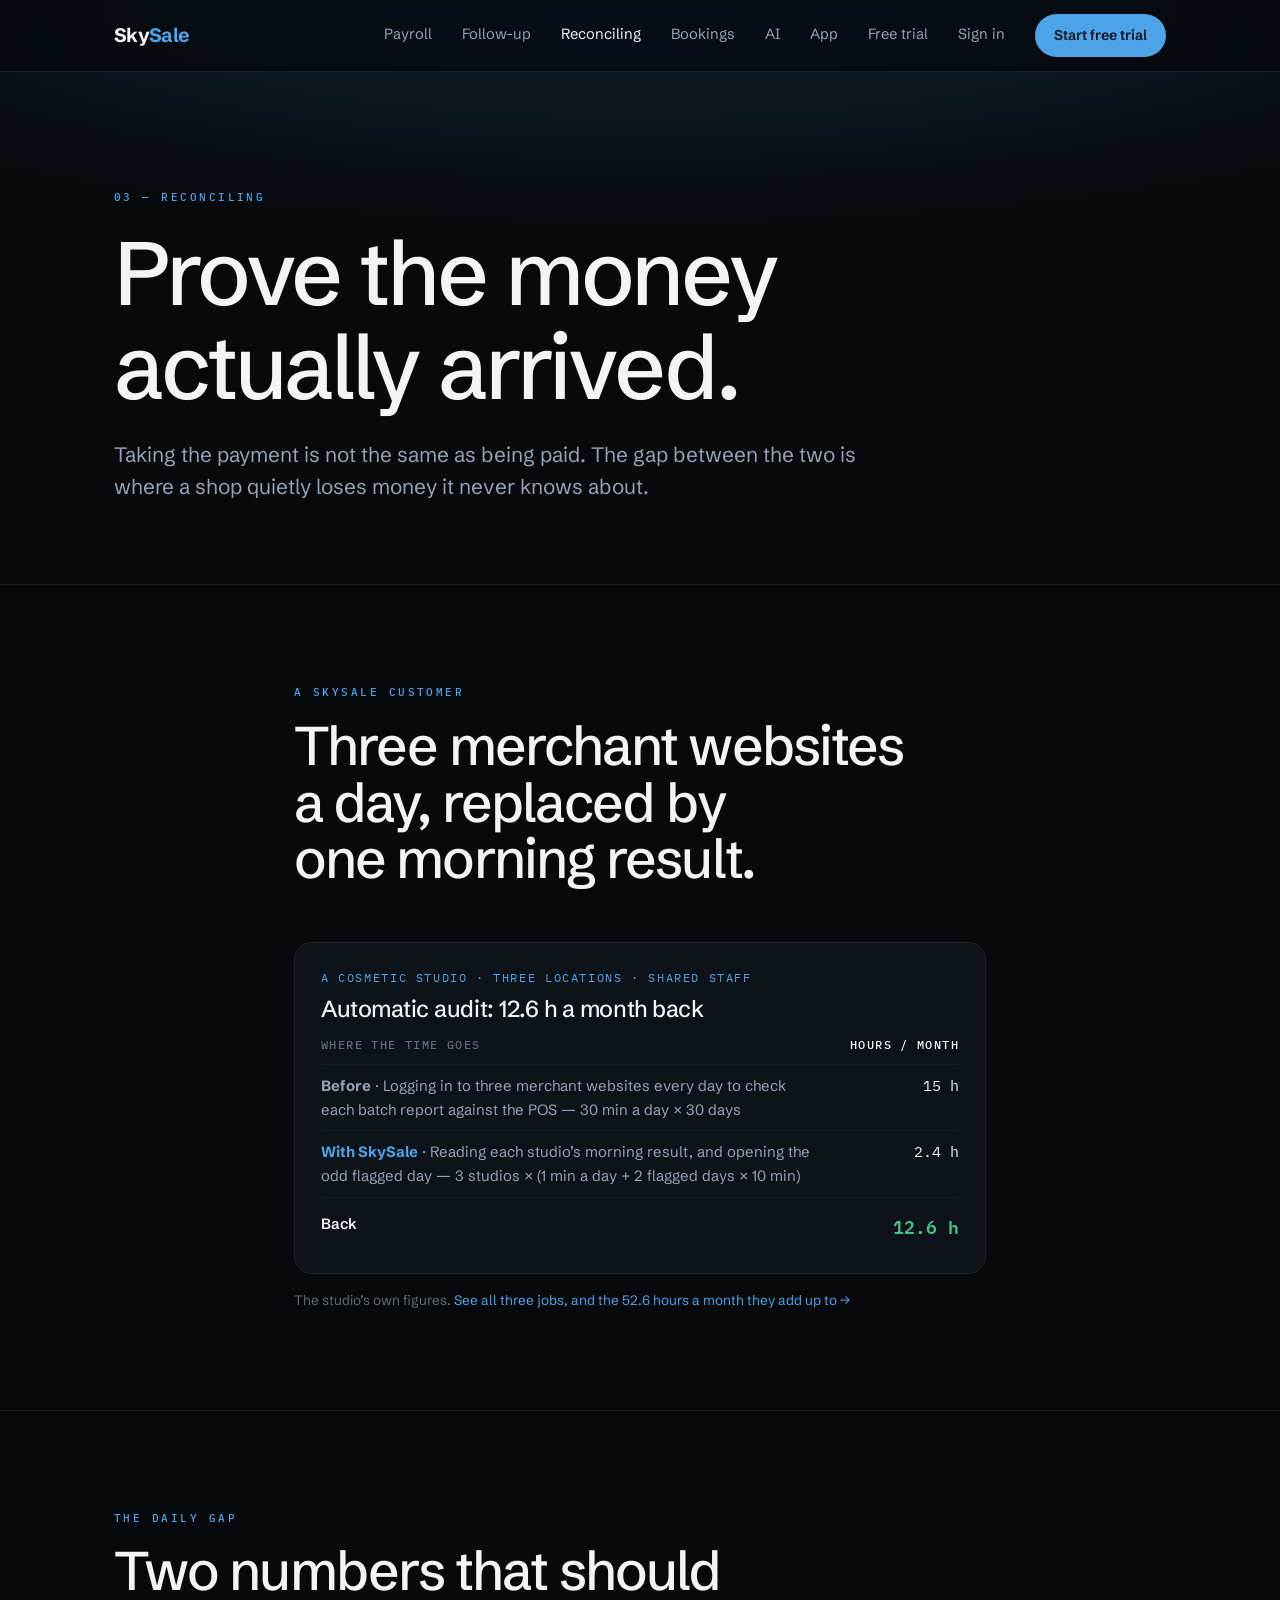
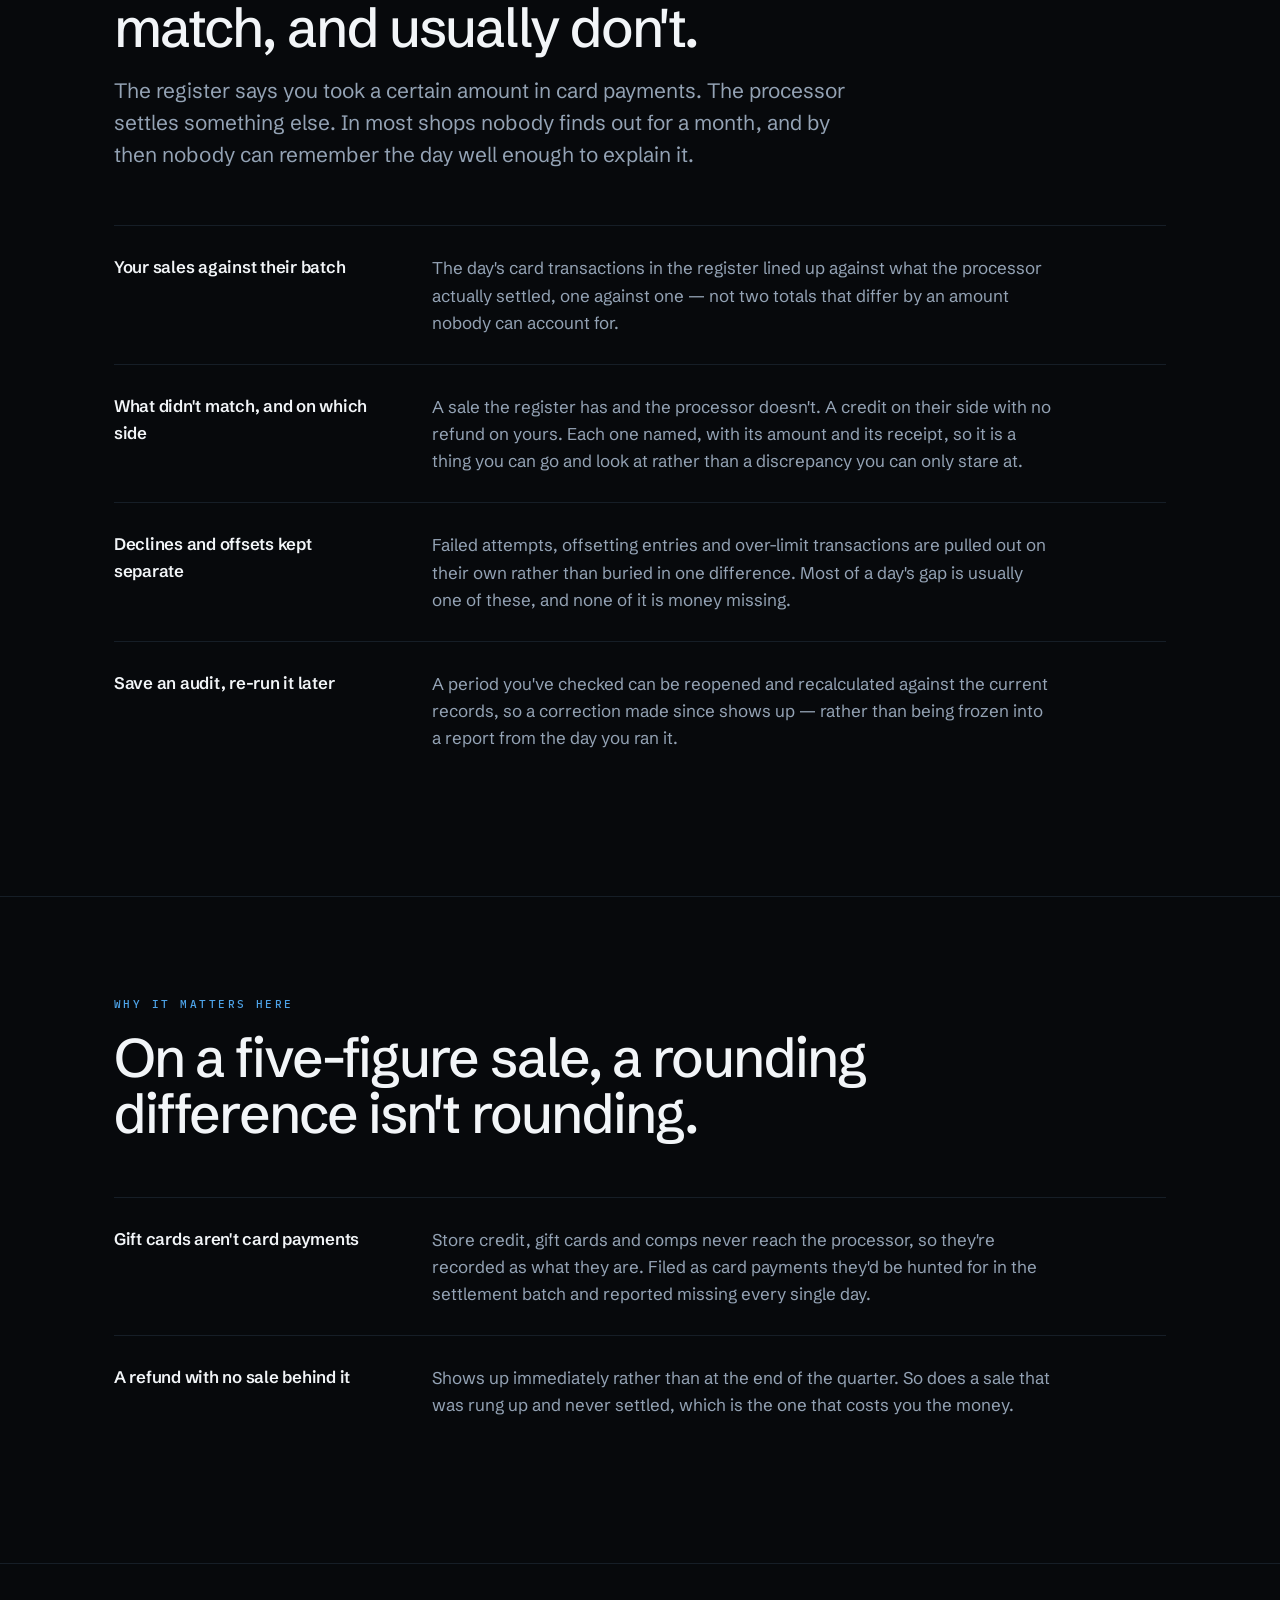
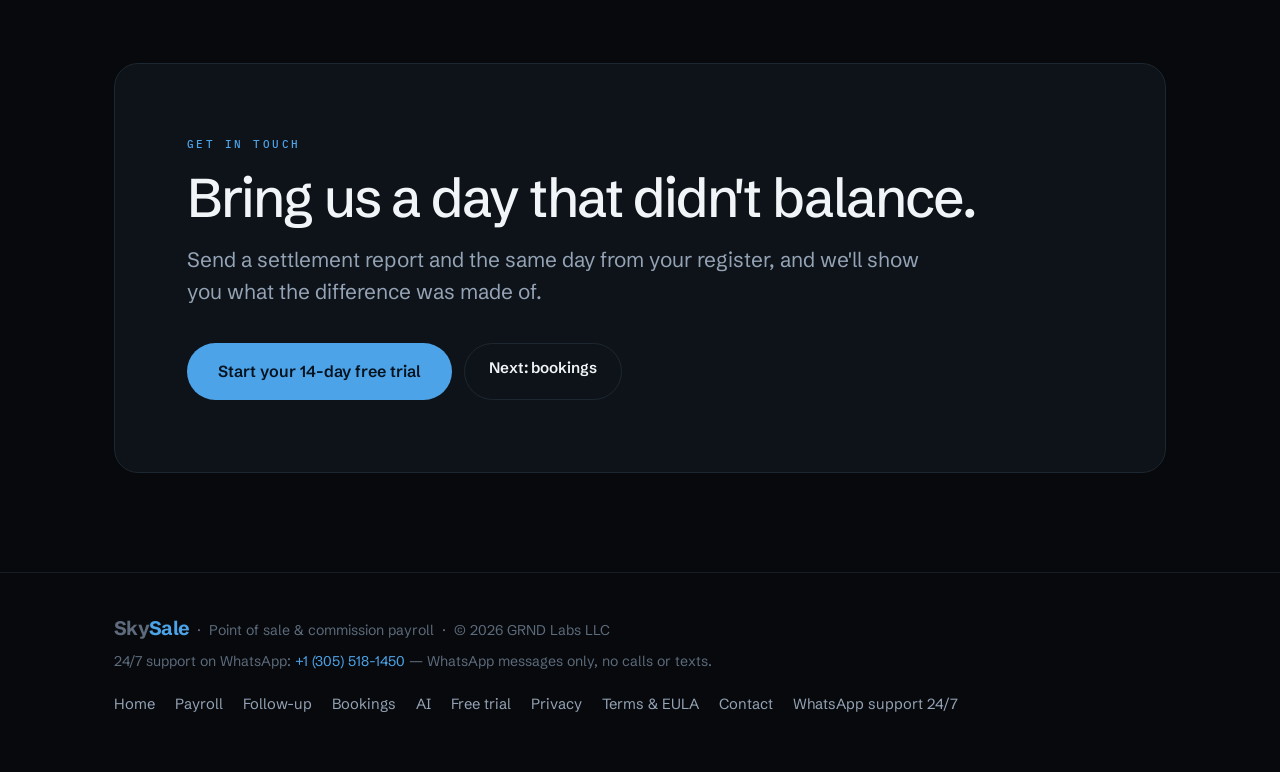
<file: reconciliation.html>
<!DOCTYPE html>
<html lang="en">
<head>
<meta charset="utf-8">
<meta name="viewport" content="width=device-width, initial-scale=1, viewport-fit=cover">
<title>Merchant reconciliation — SkySale</title>
<meta name="description" content="Match the day&#39;s card sales against the processor&#39;s own settlement batch, one transaction at a time, with declines, offsets and over-limit attempts pulled out separately.">
<link rel="canonical" href="https://sky-sale.com/reconciliation.html">
<meta property="og:type" content="website">
<meta property="og:url" content="https://sky-sale.com/reconciliation.html">
<meta property="og:site_name" content="SkySale">
<meta property="og:title" content="Merchant reconciliation — SkySale">
<meta property="og:description" content="Bring us a day that didn&#39;t balance.">
<meta property="og:image" content="https://sky-sale.com/assets/commissions.png">
<meta name="twitter:card" content="summary_large_image">
<meta name="twitter:image" content="https://sky-sale.com/assets/commissions.png">
<meta name="theme-color" content="#07090C">
<link rel="preconnect" href="https://fonts.googleapis.com">
<link rel="preconnect" href="https://fonts.gstatic.com" crossorigin>
<link rel="stylesheet" href="https://fonts.googleapis.com/css2?family=Schibsted+Grotesk:wght@400;500;600;700&family=IBM+Plex+Mono:wght@400;500&display=swap">
<link rel="stylesheet" href="styles.css">
</head>
<body>

<header>
  <div class="wrap masthead">
    <a href="/" class="logo">Sky<span>Sale</span></a>
    <nav>
      <a class="opt" href="payroll.html">Payroll</a>
      <a class="opt" href="follow-up.html">Follow-up</a>
      <a class="opt" href="reconciliation.html" aria-current="page">Reconciling</a>
      <a class="opt" href="bookings.html">Bookings</a>
      <a class="opt" href="ai.html">AI</a>
      <a class="opt" href="/#app">App</a>
      <a class="opt" href="/#free-trial">Free trial</a>
      <a class="opt signin" href="https://app.sky-sale.com/">Sign in</a>
      <a class="btn btn-solid btn-sm" href="https://app.sky-sale.com/signup.html">Start free trial</a>
    </nav>
  </div>
</header>

<main>

  <section class="hero">
    <div class="wrap">
      <p class="eyebrow">03 — Reconciling</p>
      <h1>Prove the money actually arrived.</h1>
      <p class="lede">Taking the payment is not the same as being paid. The gap between the two is where a shop quietly loses money it never knows about.</p>
    </div>
  </section>

  <section class="rule-top">
    <div class="wrap narrow">
      <div class="sec-head reveal">
        <p class="eyebrow">A SkySale customer</p>
        <h2>Three merchant websites a day, replaced by one morning result.</h2>
      </div>
      <div class="examples">
        <div class="example reveal">
          <p class="who">A cosmetic studio · three locations · shared staff</p>
          <h3>Automatic audit: 12.6 h a month back</h3>
          <table>
            <thead><tr><th>Where the time goes</th><th class="h">Hours / month</th></tr></thead>
            <tbody>
            <tr><td><b>Before</b> · Logging in to three merchant websites every day to check each batch report against the POS — 30 min a day × 30 days</td><td class="h">15 h</td></tr>
            <tr><td><b style="color:var(--blue)">With SkySale</b> · Reading each studio’s morning result, and opening the odd flagged day — 3 studios × (1 min a day + 2 flagged days × 10 min)</td><td class="h">2.4 h</td></tr>
            <tr class="sum"><td>Back</td><td class="h">12.6 h</td></tr>
            </tbody>
          </table>
        </div>
      </div>
      <p class="fineprint">The studio’s own figures. <a href="/#saves" style="color:var(--blue)">See all three jobs, and the 52.6 hours a month they add up to →</a></p>
    </div>
  </section>


  <section class="rule-top">
    <div class="wrap">
      <div class="sec-head narrow reveal">
        <p class="eyebrow">The daily gap</p>
        <h2>Two numbers that should match, and usually don't.</h2>
        <p class="lede">
          The register says you took a certain amount in card payments. The
          processor settles something else. In most shops nobody finds out for a
          month, and by then nobody can remember the day well enough to explain it.
        </p>
      </div>
      <dl class="spec stagger">
        <div class="spec-row">
          <dt>Your sales against their batch</dt>
          <dd>
            The day's card transactions in the register lined up against what the
            processor actually settled, one against one — not two totals that differ by
            an amount nobody can account for.
          </dd>
        </div>
        <div class="spec-row">
          <dt>What didn't match, and on which side</dt>
          <dd>
            A sale the register has and the processor doesn't. A credit on their side
            with no refund on yours. Each one named, with its amount and its receipt, so
            it is a thing you can go and look at rather than a discrepancy you can only
            stare at.
          </dd>
        </div>
        <div class="spec-row">
          <dt>Declines and offsets kept separate</dt>
          <dd>
            Failed attempts, offsetting entries and over-limit transactions are pulled out
            on their own rather than buried in one difference. Most of a day's gap is
            usually one of these, and none of it is money missing.
          </dd>
        </div>
        <div class="spec-row">
          <dt>Save an audit, re-run it later</dt>
          <dd>
            A period you've checked can be reopened and recalculated against the current
            records, so a correction made since shows up — rather than being frozen into
            a report from the day you ran it.
          </dd>
        </div>
      </dl>
    </div>
  </section>

  <section class="rule-top">
    <div class="wrap">
      <div class="sec-head narrow reveal">
        <p class="eyebrow">Why it matters here</p>
        <h2>On a five-figure sale, a rounding difference isn't rounding.</h2>
      </div>
      <dl class="spec stagger">
        <div class="spec-row">
          <dt>Gift cards aren't card payments</dt>
          <dd>
            Store credit, gift cards and comps never reach the processor, so they're
            recorded as what they are. Filed as card payments they'd be hunted for in the
            settlement batch and reported missing every single day.
          </dd>
        </div>
        <div class="spec-row">
          <dt>A refund with no sale behind it</dt>
          <dd>
            Shows up immediately rather than at the end of the quarter. So does a sale
            that was rung up and never settled, which is the one that costs you the money.
          </dd>
        </div>
      </dl>
    </div>
  </section>


  <section class="rule-top">
    <div class="wrap">
      <div class="closer reveal">
        <p class="eyebrow">Get in touch</p>
        <h2 style="margin-block:16px 18px">Bring us a day that didn&#39;t balance.</h2>
        <p class="lede">Send a settlement report and the same day from your register, and we&#39;ll show you what the difference was made of.</p>
        <div class="cta-row">
          <a class="btn btn-solid btn-lg" href="https://app.sky-sale.com/signup.html">Start your 14-day free trial</a>
          <a class="btn btn-ghost" href="bookings.html">Next: bookings</a>
        </div>
      </div>
    </div>
  </section>

</main>

<footer>
  <div class="wrap foot">
    <div><span class="logo">Sky<span>Sale</span></span> &nbsp;·&nbsp; Point of sale &amp; commission payroll &nbsp;·&nbsp; &copy; 2026 GRND Labs LLC<div class="foot-support">24/7 support on WhatsApp: <a href="https://wa.me/13055181450" rel="noopener">+1 (305) 518-1450</a> — WhatsApp messages only, no calls or texts.</div></div>
    <nav>
      <a href="/">Home</a>
      <a href="payroll.html">Payroll</a>
      <a href="follow-up.html">Follow-up</a>
      <a href="bookings.html">Bookings</a>
      <a href="ai.html">AI</a>
      <a href="https://app.sky-sale.com/signup.html">Free trial</a>
      <a href="privacy.html">Privacy</a>
      <a href="terms.html">Terms &amp; EULA</a>
      <a href="mailto:hello@sky-sale.com">Contact</a>
      <a href="https://wa.me/13055181450" rel="noopener">WhatsApp support 24/7</a>
    </nav>
  </div>
</footer>

</body>
</html>
</file>
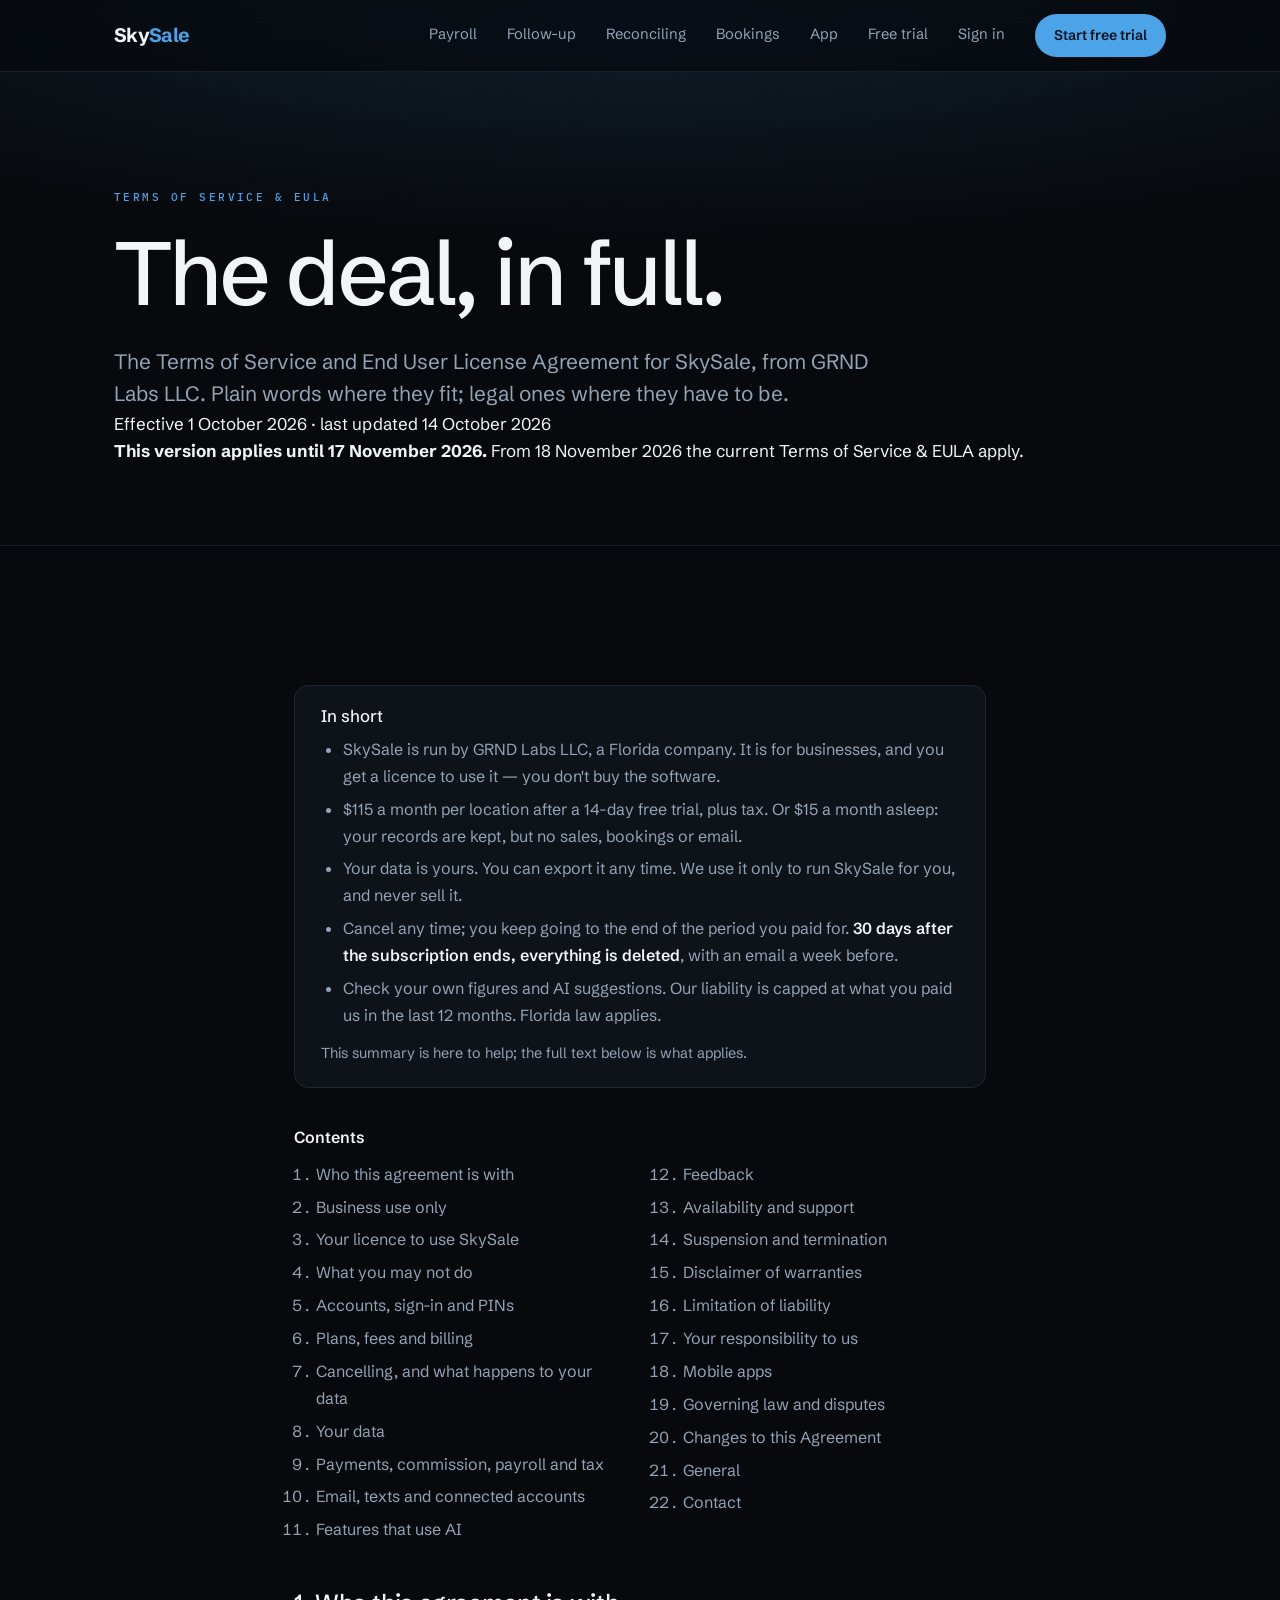
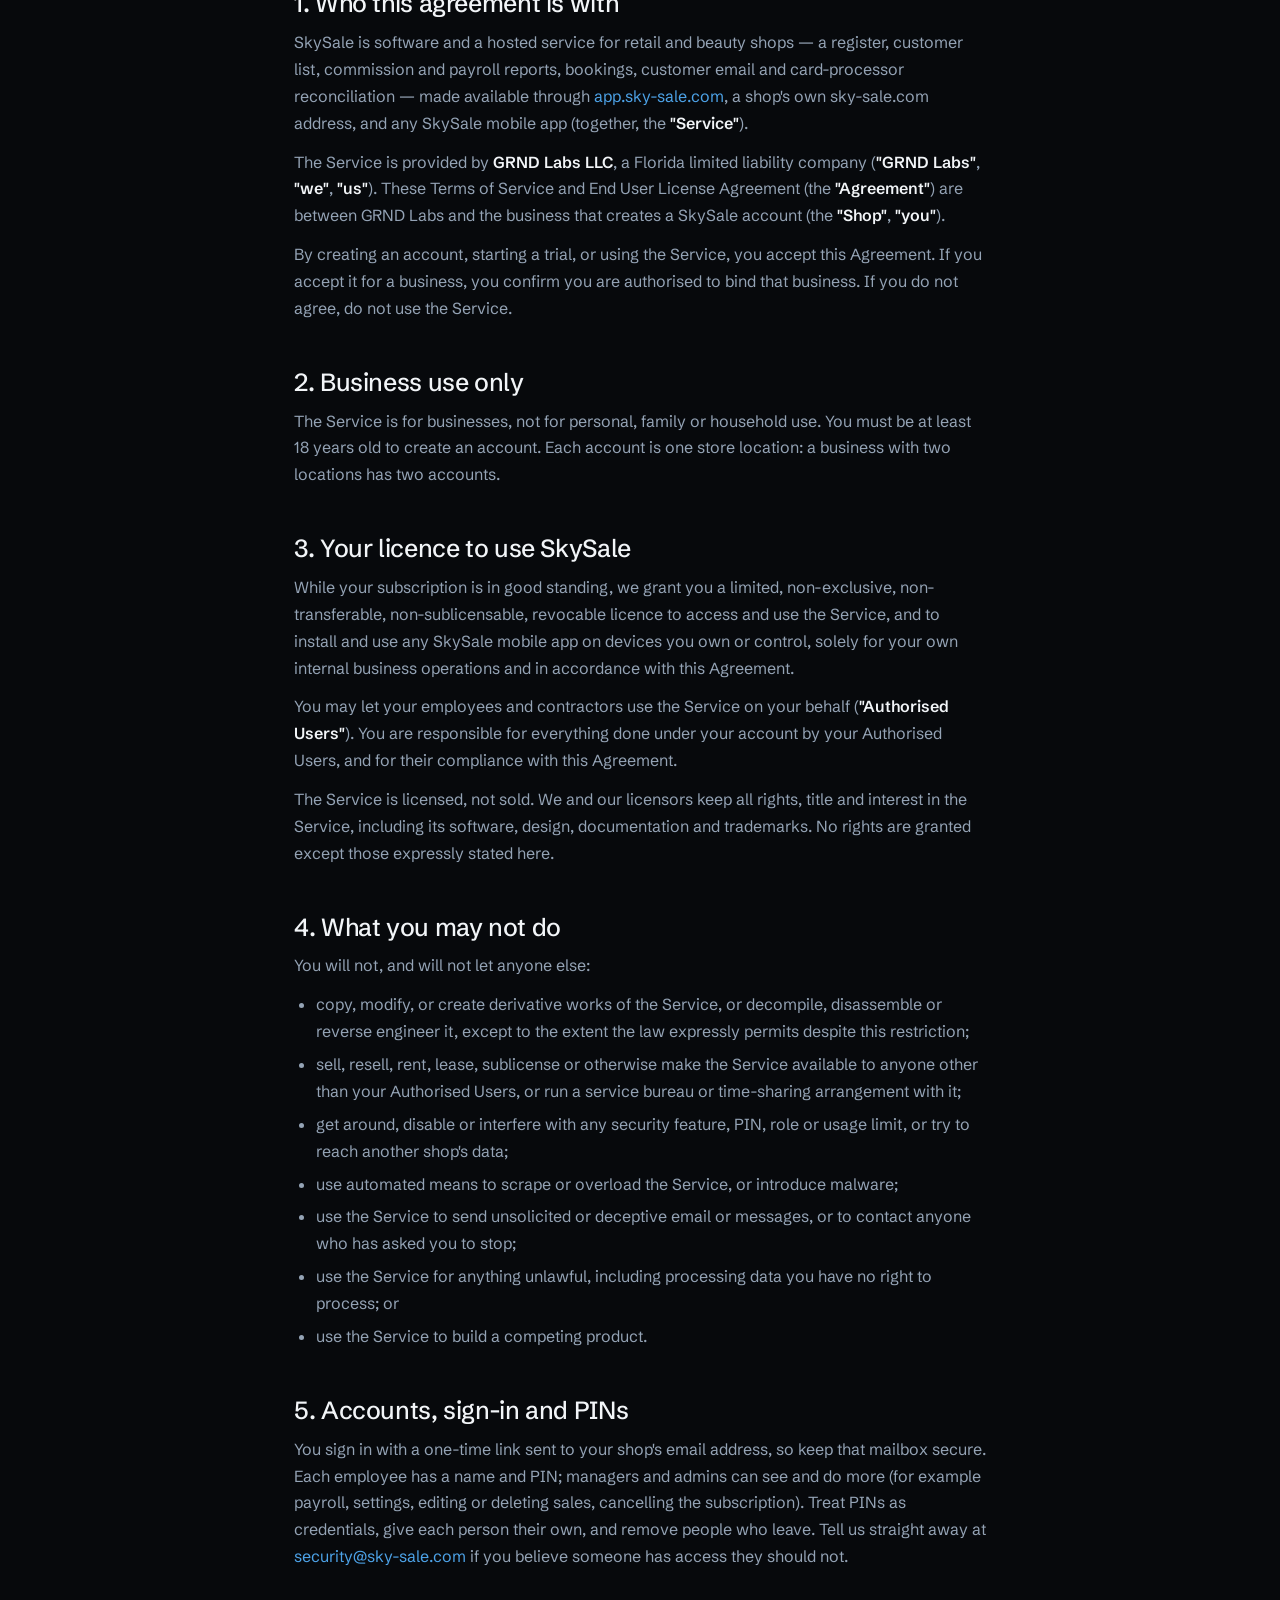
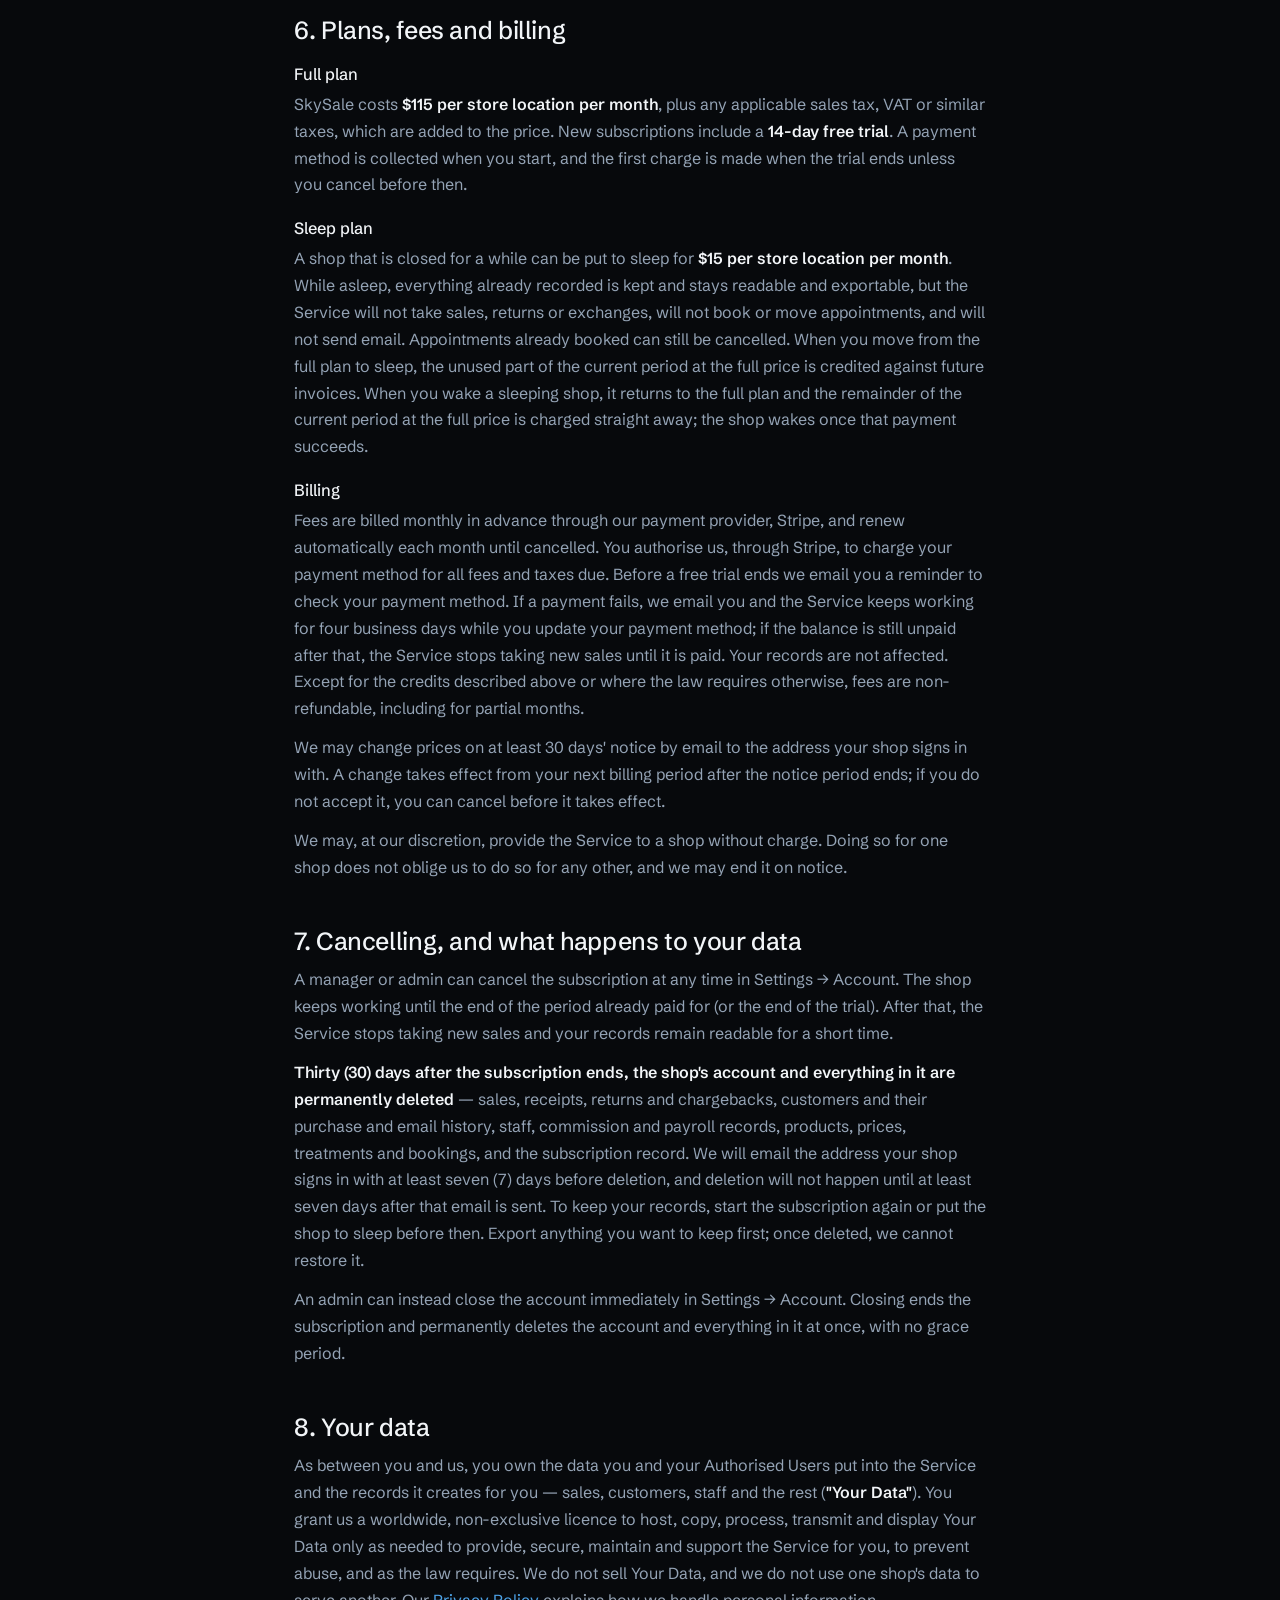
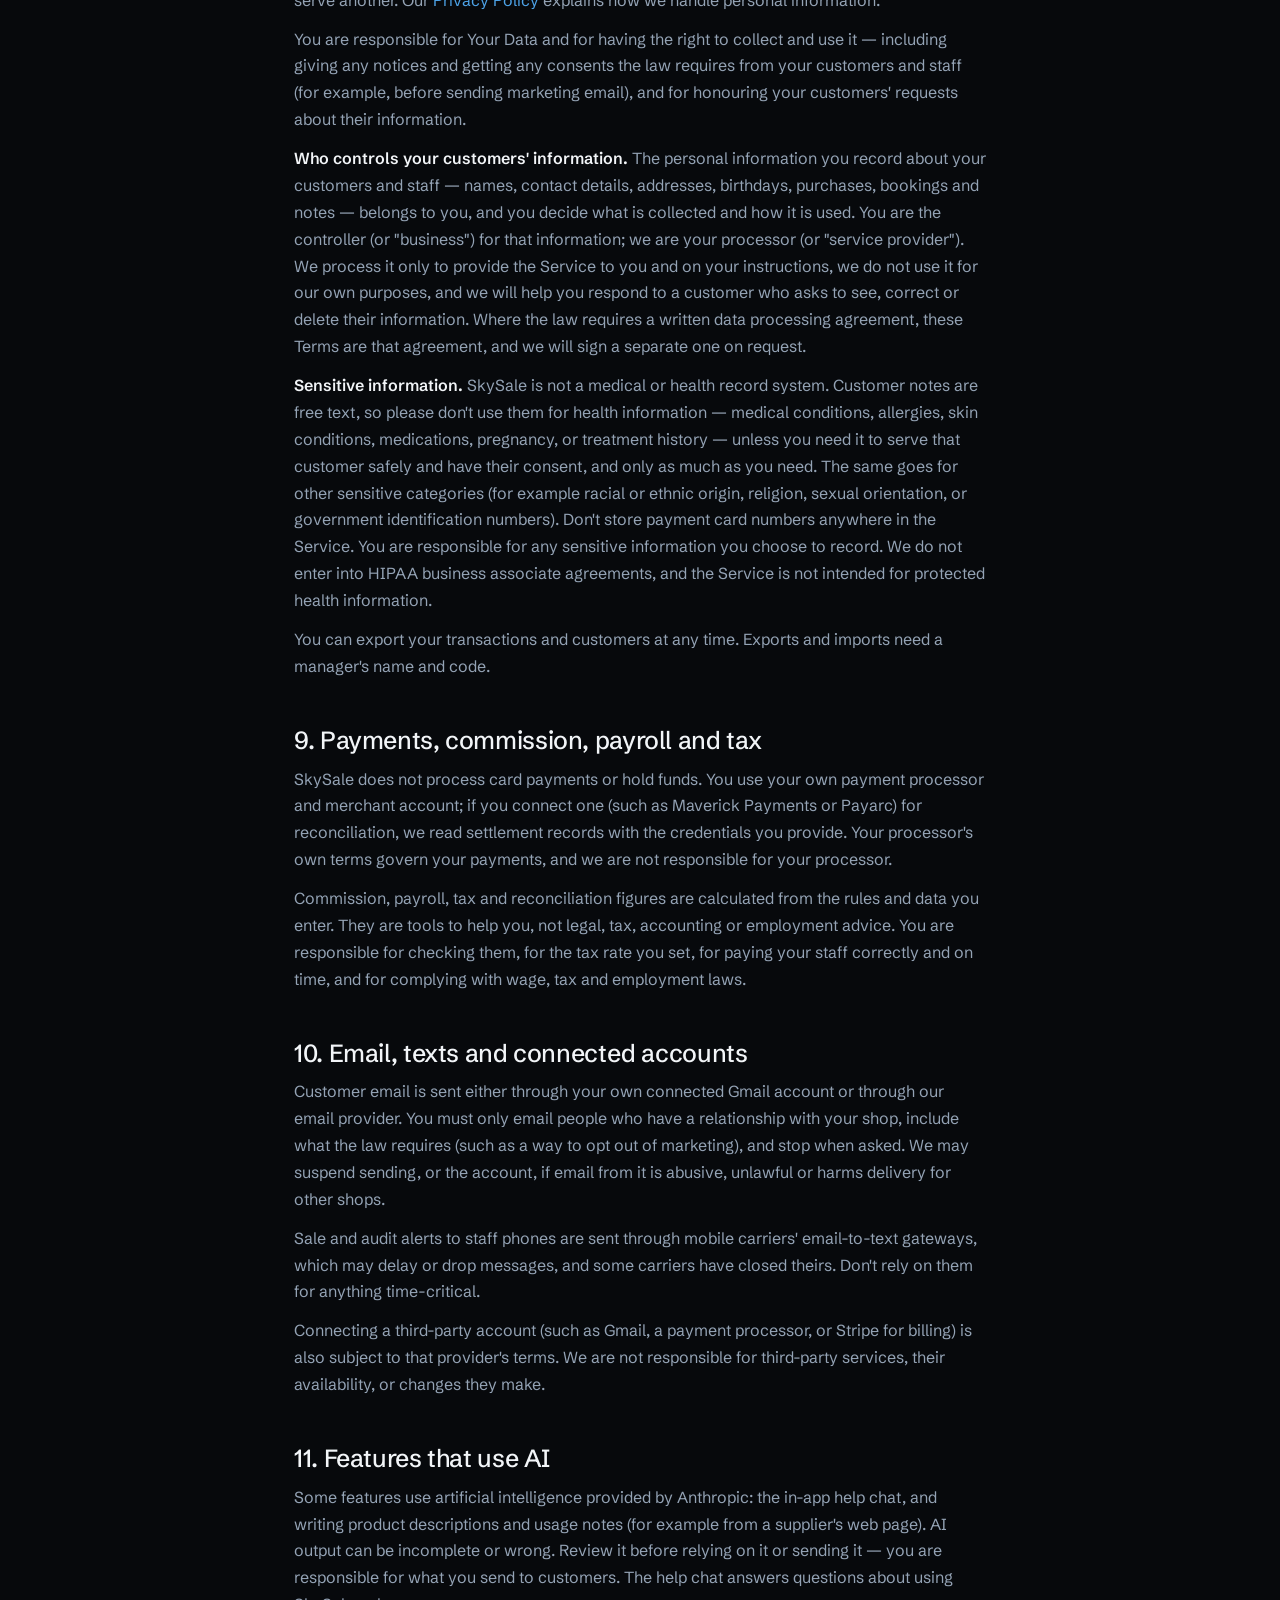
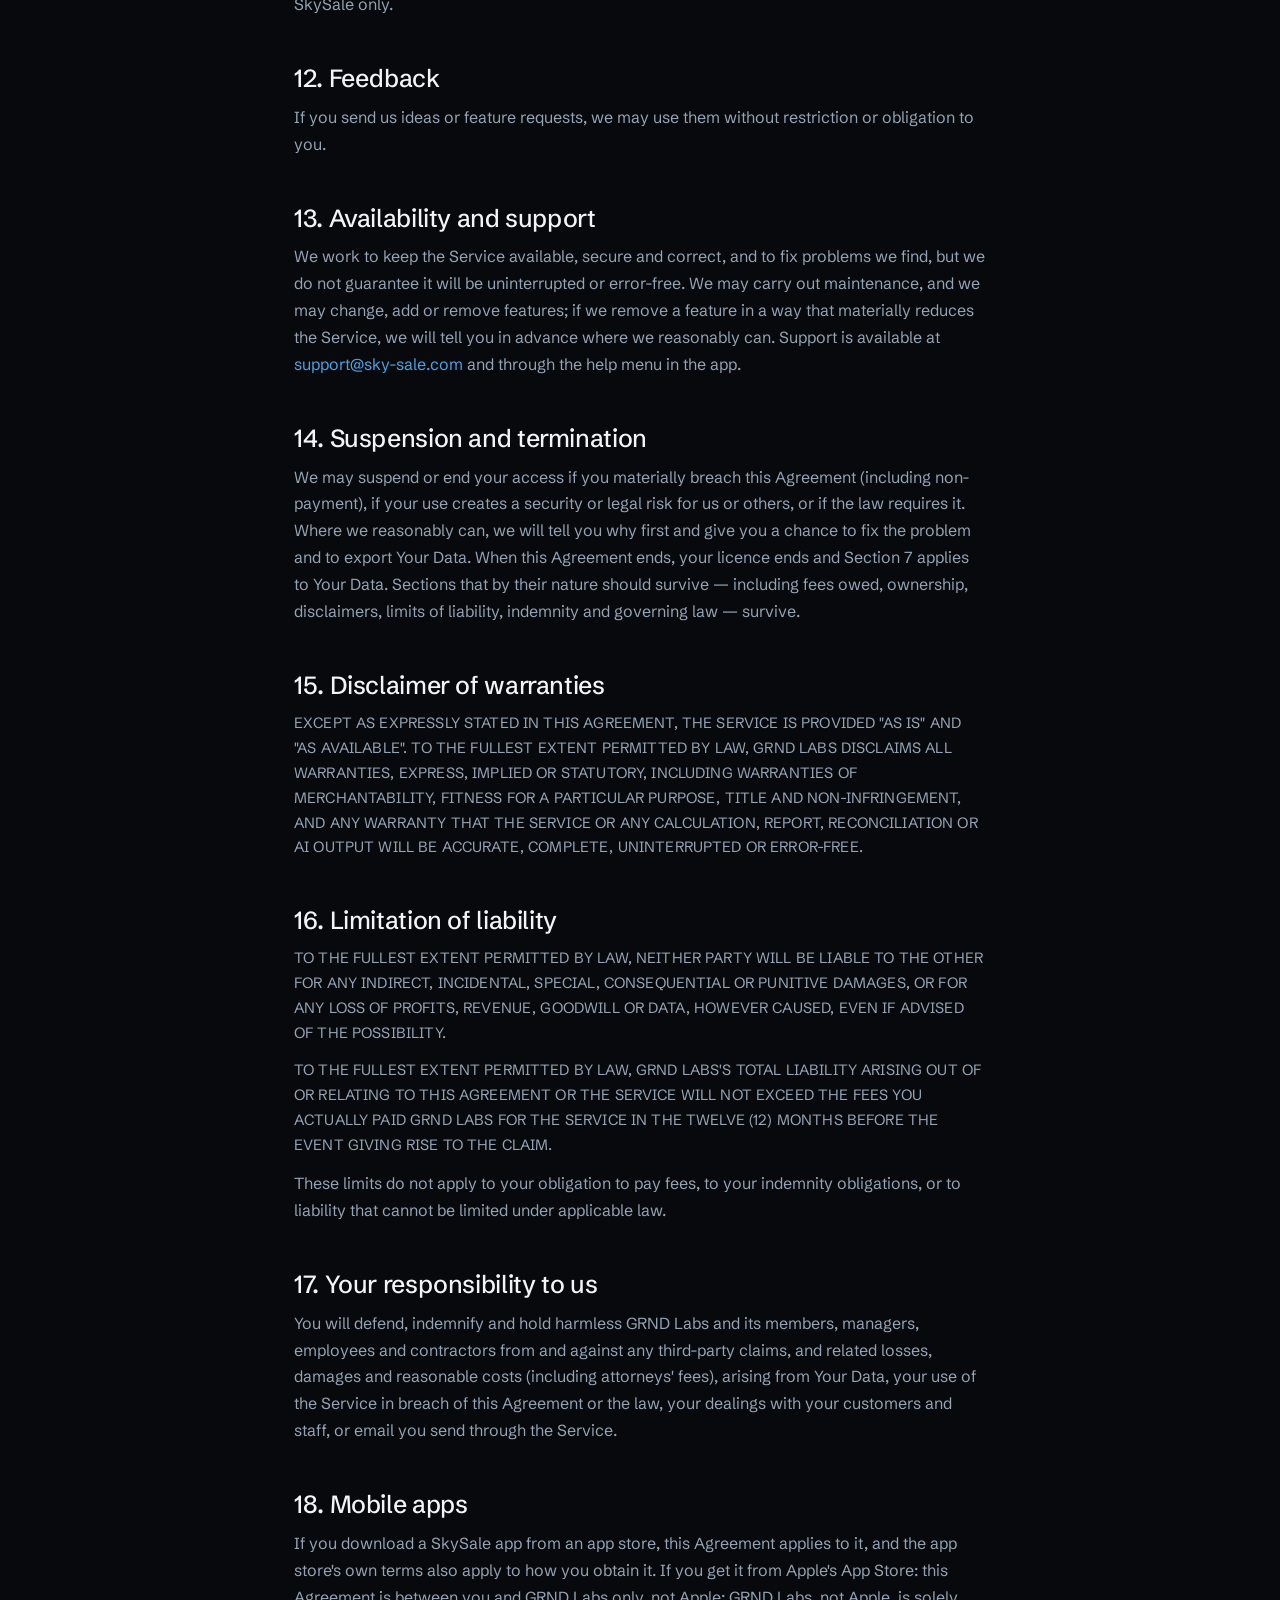
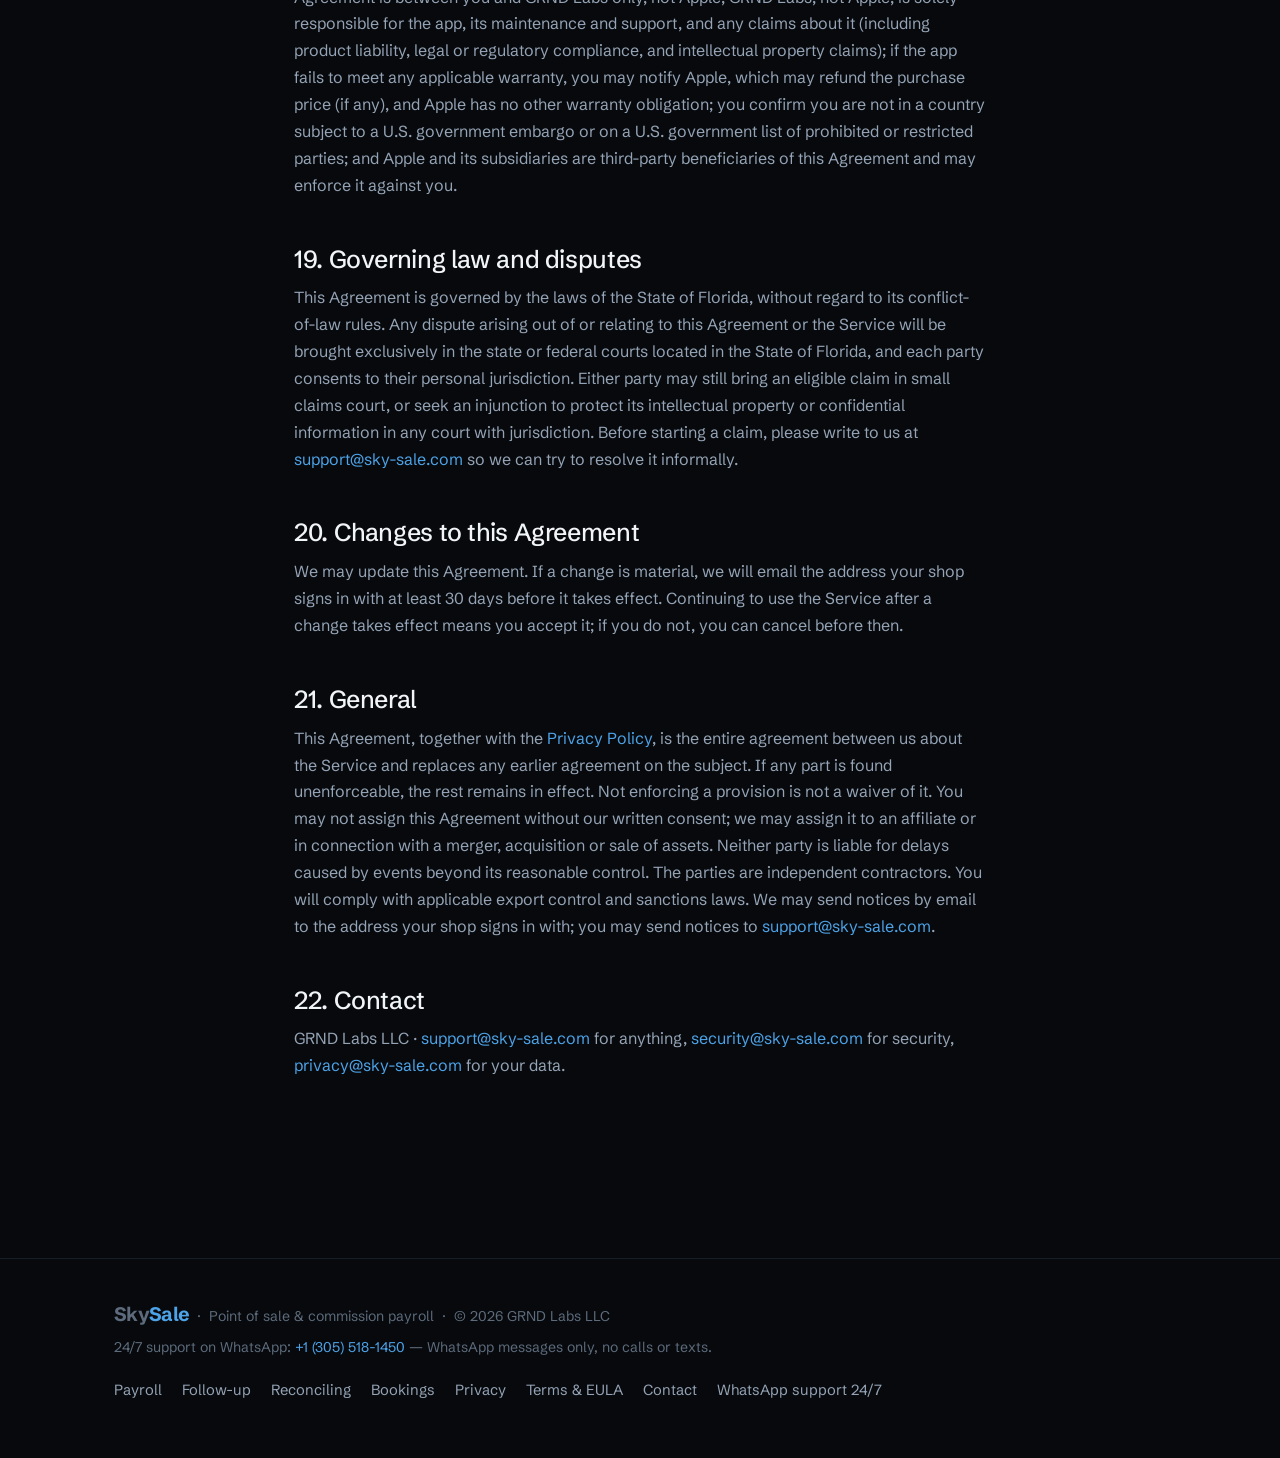
<file: terms-2026-10-14.html>
<!DOCTYPE html>
<html lang="en">
<head>
<meta charset="utf-8">
<meta name="viewport" content="width=device-width, initial-scale=1, viewport-fit=cover">
<title>Terms of Service & EULA (14 October 2026) — SkySale</title>
<meta name="description" content="The SkySale Terms of Service and End User License Agreement: the licence, plans and billing, cancelling and data deletion, and the rest of the deal.">
<link rel="canonical" href="https://sky-sale.com/terms.html">
<meta name="theme-color" content="#07090C">
<link rel="preconnect" href="https://fonts.googleapis.com">
<link rel="preconnect" href="https://fonts.gstatic.com" crossorigin>
<link rel="stylesheet" href="https://fonts.googleapis.com/css2?family=Schibsted+Grotesk:wght@400;500;600;700&family=IBM+Plex+Mono:wght@400;500&display=swap">
<link rel="stylesheet" href="styles.css">
</head>
<body>

<header>
  <div class="wrap masthead">
    <a href="/" class="logo">Sky<span>Sale</span></a>
    <nav>
      <a class="opt" href="payroll.html">Payroll</a>
      <a class="opt" href="follow-up.html">Follow-up</a>
      <a class="opt" href="reconciliation.html">Reconciling</a>
      <a class="opt" href="bookings.html">Bookings</a>
      <a class="opt" href="/#app">App</a>
      <a class="opt" href="/#free-trial">Free trial</a>
      <a class="opt signin" href="https://app.sky-sale.com/">Sign in</a>
      <a class="btn btn-solid btn-sm" href="https://app.sky-sale.com/signup.html">Start free trial</a>
    </nav>
  </div>
</header>

<main>
  <section class="hero">
    <div class="wrap">
      <p class="eyebrow">Terms of Service &amp; EULA</p>
      <h1>The deal, in full.</h1>
      <p class="lede">The Terms of Service and End User License Agreement for SkySale, from GRND Labs LLC. Plain words where they fit; legal ones where they have to be.</p>
      <p class="meta">Effective 1 October 2026 · last updated 14 October 2026</p>
      <p class="meta"><strong>This version applies until 17 November 2026.</strong> From 18 November 2026 the <a href="terms.html">current Terms of Service &amp; EULA</a> apply.</p>
    </div>
  </section>

  <section class="rule-top">
    <div class="wrap narrow legal">
      <div class="summary">
        <h2>In short</h2>
        <ul>
          <li>SkySale is run by GRND Labs LLC, a Florida company. It is for businesses, and you get a licence to use it — you don't buy the software.</li>
          <li>$115 a month per location after a 14-day free trial, plus tax. Or $15 a month asleep: your records are kept, but no sales, bookings or email.</li>
          <li>Your data is yours. You can export it any time. We use it only to run SkySale for you, and never sell it.</li>
          <li>Cancel any time; you keep going to the end of the period you paid for. <strong>30 days after the subscription ends, everything is deleted</strong>, with an email a week before.</li>
          <li>Check your own figures and AI suggestions. Our liability is capped at what you paid us in the last 12 months. Florida law applies.</li></ul>
        <p style="margin-top:12px;font-size:.9rem">This summary is here to help; the full text below is what applies.</p>
      </div>

      <div class="toc" role="navigation" aria-label="Contents">
        <p><strong>Contents</strong></p>
        <ol><li><a href="#who-this-agreement-is-with">Who this agreement is with</a></li><li><a href="#business-use-only">Business use only</a></li><li><a href="#your-licence-to-use-skysale">Your licence to use SkySale</a></li><li><a href="#what-you-may-not-do">What you may not do</a></li><li><a href="#accounts-sign-in-and-pins">Accounts, sign-in and PINs</a></li><li><a href="#plans-fees-and-billing">Plans, fees and billing</a></li><li><a href="#cancelling-and-what-happens-to-your-data">Cancelling, and what happens to your data</a></li><li><a href="#your-data">Your data</a></li><li><a href="#payments-commission-payroll-and-tax">Payments, commission, payroll and tax</a></li><li><a href="#email-texts-and-connected-accounts">Email, texts and connected accounts</a></li><li><a href="#features-that-use-ai">Features that use AI</a></li><li><a href="#feedback">Feedback</a></li><li><a href="#availability-and-support">Availability and support</a></li><li><a href="#suspension-and-termination">Suspension and termination</a></li><li><a href="#disclaimer-of-warranties">Disclaimer of warranties</a></li><li><a href="#limitation-of-liability">Limitation of liability</a></li><li><a href="#your-responsibility-to-us">Your responsibility to us</a></li><li><a href="#mobile-apps">Mobile apps</a></li><li><a href="#governing-law-and-disputes">Governing law and disputes</a></li><li><a href="#changes-to-this-agreement">Changes to this Agreement</a></li><li><a href="#general">General</a></li><li><a href="#contact">Contact</a></li></ol>
      </div>

      <h2 id="who-this-agreement-is-with">1. Who this agreement is with</h2>

      <p>SkySale is software and a hosted service for retail and beauty shops — a register, customer list,
      commission and payroll reports, bookings, customer email and card-processor reconciliation — made
      available through <a href="https://app.sky-sale.com">app.sky-sale.com</a>, a shop's own sky-sale.com
      address, and any SkySale mobile app (together, the <strong>"Service"</strong>).</p>
      <p>The Service is provided by <strong>GRND Labs LLC</strong>, a Florida limited liability company
      (<strong>"GRND Labs"</strong>, <strong>"we"</strong>, <strong>"us"</strong>). These Terms of Service and
      End User License Agreement (the <strong>"Agreement"</strong>) are between GRND Labs and the business that
      creates a SkySale account (the <strong>"Shop"</strong>, <strong>"you"</strong>).</p>
      <p>By creating an account, starting a trial, or using the Service, you accept this Agreement. If you
      accept it for a business, you confirm you are authorised to bind that business. If you do not agree,
      do not use the Service.</p>

      <h2 id="business-use-only">2. Business use only</h2>

      <p>The Service is for businesses, not for personal, family or household use. You must be at least 18
      years old to create an account. Each account is one store location: a business with two locations has
      two accounts.</p>

      <h2 id="your-licence-to-use-skysale">3. Your licence to use SkySale</h2>

      <p>While your subscription is in good standing, we grant you a limited, non-exclusive, non-transferable,
      non-sublicensable, revocable licence to access and use the Service, and to install and use any SkySale
      mobile app on devices you own or control, solely for your own internal business operations and in
      accordance with this Agreement.</p>
      <p>You may let your employees and contractors use the Service on your behalf
      (<strong>"Authorised Users"</strong>). You are responsible for everything done under your account by
      your Authorised Users, and for their compliance with this Agreement.</p>
      <p>The Service is licensed, not sold. We and our licensors keep all rights, title and interest in the
      Service, including its software, design, documentation and trademarks. No rights are granted except
      those expressly stated here.</p>

      <h2 id="what-you-may-not-do">4. What you may not do</h2>

      <p>You will not, and will not let anyone else:</p>
      <ul>
        <li>copy, modify, or create derivative works of the Service, or decompile, disassemble or reverse
        engineer it, except to the extent the law expressly permits despite this restriction;</li>
        <li>sell, resell, rent, lease, sublicense or otherwise make the Service available to anyone other than
        your Authorised Users, or run a service bureau or time-sharing arrangement with it;</li>
        <li>get around, disable or interfere with any security feature, PIN, role or usage limit, or try to
        reach another shop's data;</li>
        <li>use automated means to scrape or overload the Service, or introduce malware;</li>
        <li>use the Service to send unsolicited or deceptive email or messages, or to contact anyone who has
        asked you to stop;</li>
        <li>use the Service for anything unlawful, including processing data you have no right to process;
        or</li>
        <li>use the Service to build a competing product.</li>
      </ul>

      <h2 id="accounts-sign-in-and-pins">5. Accounts, sign-in and PINs</h2>

      <p>You sign in with a one-time link sent to your shop's email address, so keep that mailbox secure.
      Each employee has a name and PIN; managers and admins can see and do more (for example payroll,
      settings, editing or deleting sales, cancelling the subscription). Treat PINs as credentials, give each
      person their own, and remove people who leave. Tell us straight away at
      <a href="mailto:security@sky-sale.com">security@sky-sale.com</a> if you believe someone has access they
      should not.</p>

      <h2 id="plans-fees-and-billing">6. Plans, fees and billing</h2>

      <h3>Full plan</h3>
      <p>SkySale costs <strong>$115 per store location per month</strong>, plus any applicable sales tax, VAT
      or similar taxes, which are added to the price. New subscriptions include a <strong>14-day free
      trial</strong>. A payment method is collected when you start, and the first charge is made when the
      trial ends unless you cancel before then.</p>
      <h3>Sleep plan</h3>
      <p>A shop that is closed for a while can be put to sleep for <strong>$15 per store location per
      month</strong>. While asleep, everything already recorded is kept and stays readable and exportable, but
      the Service will not take sales, returns or exchanges, will not book or move appointments, and will not
      send email. Appointments already booked can still be cancelled. When you move from the full plan to
      sleep, the unused part of the current period at the full price is credited against future invoices.
      When you wake a sleeping shop, it returns to the full plan and the remainder of the current period at the
      full price is charged straight away; the shop wakes once that payment succeeds.</p>
      <h3>Billing</h3>
      <p>Fees are billed monthly in advance through our payment provider, Stripe, and renew automatically each
      month until cancelled. You authorise us, through Stripe, to charge your payment method for all fees and
      taxes due. Before a free trial ends we email you a reminder to check your payment method. If a payment
      fails, we email you and the Service keeps working for four business days while you update your payment
      method; if the balance is still unpaid after that, the Service stops taking new sales until it is paid.
      Your records are not affected. Except for the credits described above or where the law requires otherwise,
      fees are non-refundable, including for partial months.</p>
      <p>We may change prices on at least 30 days' notice by email to the address your shop signs in with. A
      change takes effect from your next billing period after the notice period ends; if you do not accept it,
      you can cancel before it takes effect.</p>
      <p>We may, at our discretion, provide the Service to a shop without charge. Doing so for one shop does not
      oblige us to do so for any other, and we may end it on notice.</p>

      <h2 id="cancelling-and-what-happens-to-your-data">7. Cancelling, and what happens to your data</h2>

      <p>A manager or admin can cancel the subscription at any time in Settings → Account. The shop keeps
      working until the end of the period already paid for (or the end of the trial). After that, the Service
      stops taking new sales and your records remain readable for a short time.</p>
      <p><strong>Thirty (30) days after the subscription ends, the shop's account and everything in it are
      permanently deleted</strong> — sales, receipts, returns and chargebacks, customers and their purchase
      and email history, staff, commission and payroll records, products, prices, treatments and bookings,
      and the subscription record. We will email the address your shop signs in with at least seven (7) days
      before deletion, and deletion will not happen until at least seven days after that email is sent. To keep
      your records, start the subscription again or put the shop to sleep before then. Export anything you
      want to keep first; once deleted, we cannot restore it.</p>
      <p>An admin can instead close the account immediately in Settings → Account. Closing ends the
      subscription and permanently deletes the account and everything in it at once, with no grace period.</p>

      <h2 id="your-data">8. Your data</h2>

      <p>As between you and us, you own the data you and your Authorised Users put into the Service and the
      records it creates for you — sales, customers, staff and the rest (<strong>"Your Data"</strong>). You
      grant us a worldwide, non-exclusive licence to host, copy, process, transmit and display Your Data only
      as needed to provide, secure, maintain and support the Service for you, to prevent abuse, and as the law
      requires. We do not sell Your Data, and we do not use one shop's data to serve another. Our
      <a href="privacy.html">Privacy Policy</a> explains how we handle personal information.</p>
      <p>You are responsible for Your Data and for having the right to collect and use it — including giving
      any notices and getting any consents the law requires from your customers and staff (for example,
      before sending marketing email), and for honouring your customers' requests about their information.</p>
      <p><strong>Who controls your customers' information.</strong> The personal information you record about
      your customers and staff — names, contact details, addresses, birthdays, purchases, bookings and notes —
      belongs to you, and you decide what is collected and how it is used. You are the controller (or
      "business") for that information; we are your processor (or "service provider"). We process it only to
      provide the Service to you and on your instructions, we do not use it for our own purposes, and we will
      help you respond to a customer who asks to see, correct or delete their information. Where the law
      requires a written data processing agreement, these Terms are that agreement, and we will sign a
      separate one on request.</p>
      <p><strong>Sensitive information.</strong> SkySale is not a medical or health record system. Customer
      notes are free text, so please don't use them for health information — medical conditions, allergies,
      skin conditions, medications, pregnancy, or treatment history — unless you need it to serve that
      customer safely and have their consent, and only as much as you need. The same goes for other
      sensitive categories (for example racial or ethnic origin, religion, sexual orientation, or government
      identification numbers). Don't store payment card numbers anywhere in the Service. You are responsible
      for any sensitive information you choose to record. We do not enter into HIPAA business associate
      agreements, and the Service is not intended for protected health information.</p>
      <p>You can export your transactions and customers at any time. Exports and imports need a manager's
      name and code.</p>

      <h2 id="payments-commission-payroll-and-tax">9. Payments, commission, payroll and tax</h2>

      <p>SkySale does not process card payments or hold funds. You use your own payment processor and merchant
      account; if you connect one (such as Maverick Payments or Payarc) for reconciliation, we read settlement
      records with the credentials you provide. Your processor's own terms govern your payments, and we are not
      responsible for your processor.</p>
      <p>Commission, payroll, tax and reconciliation figures are calculated from the rules and data you enter.
      They are tools to help you, not legal, tax, accounting or employment advice. You are responsible for
      checking them, for the tax rate you set, for paying your staff correctly and on time, and for complying
      with wage, tax and employment laws.</p>

      <h2 id="email-texts-and-connected-accounts">10. Email, texts and connected accounts</h2>

      <p>Customer email is sent either through your own connected Gmail account or through our email provider.
      You must only email people who have a relationship with your shop, include what the law requires (such
      as a way to opt out of marketing), and stop when asked. We may suspend sending, or the account, if email
      from it is abusive, unlawful or harms delivery for other shops.</p>
      <p>Sale and audit alerts to staff phones are sent through mobile carriers' email-to-text gateways, which
      may delay or drop messages, and some carriers have closed theirs. Don't rely on them for anything
      time-critical.</p>
      <p>Connecting a third-party account (such as Gmail, a payment processor, or Stripe for billing) is also
      subject to that provider's terms. We are not responsible for third-party services, their availability,
      or changes they make.</p>

      <h2 id="features-that-use-ai">11. Features that use AI</h2>

      <p>Some features use artificial intelligence provided by Anthropic: the in-app help chat, and writing
      product descriptions and usage notes (for example from a supplier's web page). AI output can be incomplete or wrong. Review it before relying on it or sending it — you are
      responsible for what you send to customers. The help chat answers questions about using SkySale only.</p>

      <h2 id="feedback">12. Feedback</h2>

      <p>If you send us ideas or feature requests, we may use them without restriction or obligation to you.</p>

      <h2 id="availability-and-support">13. Availability and support</h2>

      <p>We work to keep the Service available, secure and correct, and to fix problems we find, but we do
      not guarantee it will be uninterrupted or error-free. We may carry out maintenance, and we may change,
      add or remove features; if we remove a feature in a way that materially reduces the Service, we will tell
      you in advance where we reasonably can. Support is available at
      <a href="mailto:support@sky-sale.com">support@sky-sale.com</a> and through the help menu in the app.</p>

      <h2 id="suspension-and-termination">14. Suspension and termination</h2>

      <p>We may suspend or end your access if you materially breach this Agreement (including non-payment),
      if your use creates a security or legal risk for us or others, or if the law requires it. Where we
      reasonably can, we will tell you why first and give you a chance to fix the problem and to export Your
      Data. When this Agreement ends, your licence ends and Section 7 applies to Your Data. Sections that by
      their nature should survive — including fees owed, ownership, disclaimers, limits of liability,
      indemnity and governing law — survive.</p>

      <h2 id="disclaimer-of-warranties">15. Disclaimer of warranties</h2>

      <p class="caps">Except as expressly stated in this Agreement, the Service is provided "as is" and "as
      available". To the fullest extent permitted by law, GRND Labs disclaims all warranties, express, implied
      or statutory, including warranties of merchantability, fitness for a particular purpose, title and
      non-infringement, and any warranty that the Service or any calculation, report, reconciliation or AI
      output will be accurate, complete, uninterrupted or error-free.</p>

      <h2 id="limitation-of-liability">16. Limitation of liability</h2>

      <p class="caps">To the fullest extent permitted by law, neither party will be liable to the other for
      any indirect, incidental, special, consequential or punitive damages, or for any loss of profits,
      revenue, goodwill or data, however caused, even if advised of the possibility.</p>
      <p class="caps">To the fullest extent permitted by law, GRND Labs's total liability arising out of or
      relating to this Agreement or the Service will not exceed the fees you actually paid GRND Labs for the
      Service in the twelve (12) months before the event giving rise to the claim.</p>
      <p>These limits do not apply to your obligation to pay fees, to your indemnity obligations, or to
      liability that cannot be limited under applicable law.</p>

      <h2 id="your-responsibility-to-us">17. Your responsibility to us</h2>

      <p>You will defend, indemnify and hold harmless GRND Labs and its members, managers, employees and
      contractors from and against any third-party claims, and related losses, damages and reasonable costs
      (including attorneys' fees), arising from Your Data, your use of the Service in breach of this Agreement
      or the law, your dealings with your customers and staff, or email you send through the Service.</p>

      <h2 id="mobile-apps">18. Mobile apps</h2>

      <p>If you download a SkySale app from an app store, this Agreement applies to it, and the app store's own
      terms also apply to how you obtain it. If you get it from Apple's App Store: this Agreement is between
      you and GRND Labs only, not Apple; GRND Labs, not Apple, is solely responsible for the app, its
      maintenance and support, and any claims about it (including product liability, legal or regulatory
      compliance, and intellectual property claims); if the app fails to meet any applicable warranty, you may
      notify Apple, which may refund the purchase price (if any), and Apple has no other warranty obligation;
      you confirm you are not in a country subject to a U.S. government embargo or on a U.S. government list of
      prohibited or restricted parties; and Apple and its subsidiaries are third-party beneficiaries of this
      Agreement and may enforce it against you.</p>

      <h2 id="governing-law-and-disputes">19. Governing law and disputes</h2>

      <p>This Agreement is governed by the laws of the State of Florida, without regard to its conflict-of-law
      rules. Any dispute arising out of or relating to this Agreement or the Service will be brought
      exclusively in the state or federal courts located in the State of Florida, and each party consents to
      their personal jurisdiction. Either party may still bring an eligible claim in small claims court, or
      seek an injunction to protect its intellectual property or confidential information in any court with
      jurisdiction. Before starting a claim, please write to us at
      <a href="mailto:support@sky-sale.com">support@sky-sale.com</a> so we can try to resolve it
      informally.</p>

      <h2 id="changes-to-this-agreement">20. Changes to this Agreement</h2>

      <p>We may update this Agreement. If a change is material, we will email the address your shop signs in
      with at least 30 days before it takes effect. Continuing to use the Service after a change takes effect
      means you accept it; if you do not, you can cancel before then.</p>

      <h2 id="general">21. General</h2>

      <p>This Agreement, together with the <a href="privacy.html">Privacy Policy</a>, is the entire agreement
      between us about the Service and replaces any earlier agreement on the subject. If any part is found
      unenforceable, the rest remains in effect. Not enforcing a provision is not a waiver of it. You may not
      assign this Agreement without our written consent; we may assign it to an affiliate or in connection
      with a merger, acquisition or sale of assets. Neither party is liable for delays caused by events beyond
      its reasonable control. The parties are independent contractors. You will comply with applicable export
      control and sanctions laws. We may send notices by email to the address your shop signs in with; you may
      send notices to <a href="mailto:support@sky-sale.com">support@sky-sale.com</a>.</p>

      <h2 id="contact">22. Contact</h2>

      <p>GRND Labs LLC · <a href="mailto:support@sky-sale.com">support@sky-sale.com</a> for anything,
      <a href="mailto:security@sky-sale.com">security@sky-sale.com</a> for security,
      <a href="mailto:privacy@sky-sale.com">privacy@sky-sale.com</a> for your data.</p>

    </div>
  </section>
</main>

<footer>
  <div class="wrap foot">
    <div><span class="logo">Sky<span>Sale</span></span> &nbsp;·&nbsp; Point of sale &amp; commission payroll &nbsp;·&nbsp; &copy; 2026 GRND Labs LLC<div class="foot-support">24/7 support on WhatsApp: <a href="https://wa.me/13055181450" rel="noopener">+1 (305) 518-1450</a> — WhatsApp messages only, no calls or texts.</div></div>
    <nav>
      <a href="payroll.html">Payroll</a>
      <a href="follow-up.html">Follow-up</a>
      <a href="reconciliation.html">Reconciling</a>
      <a href="bookings.html">Bookings</a>
      <a href="privacy.html">Privacy</a>
      <a href="terms.html">Terms &amp; EULA</a>
      <a href="mailto:hello@sky-sale.com">Contact</a>
      <a href="https://wa.me/13055181450" rel="noopener">WhatsApp support 24/7</a>
    </nav>
  </div>
</footer>

</body>
</html>
</file>
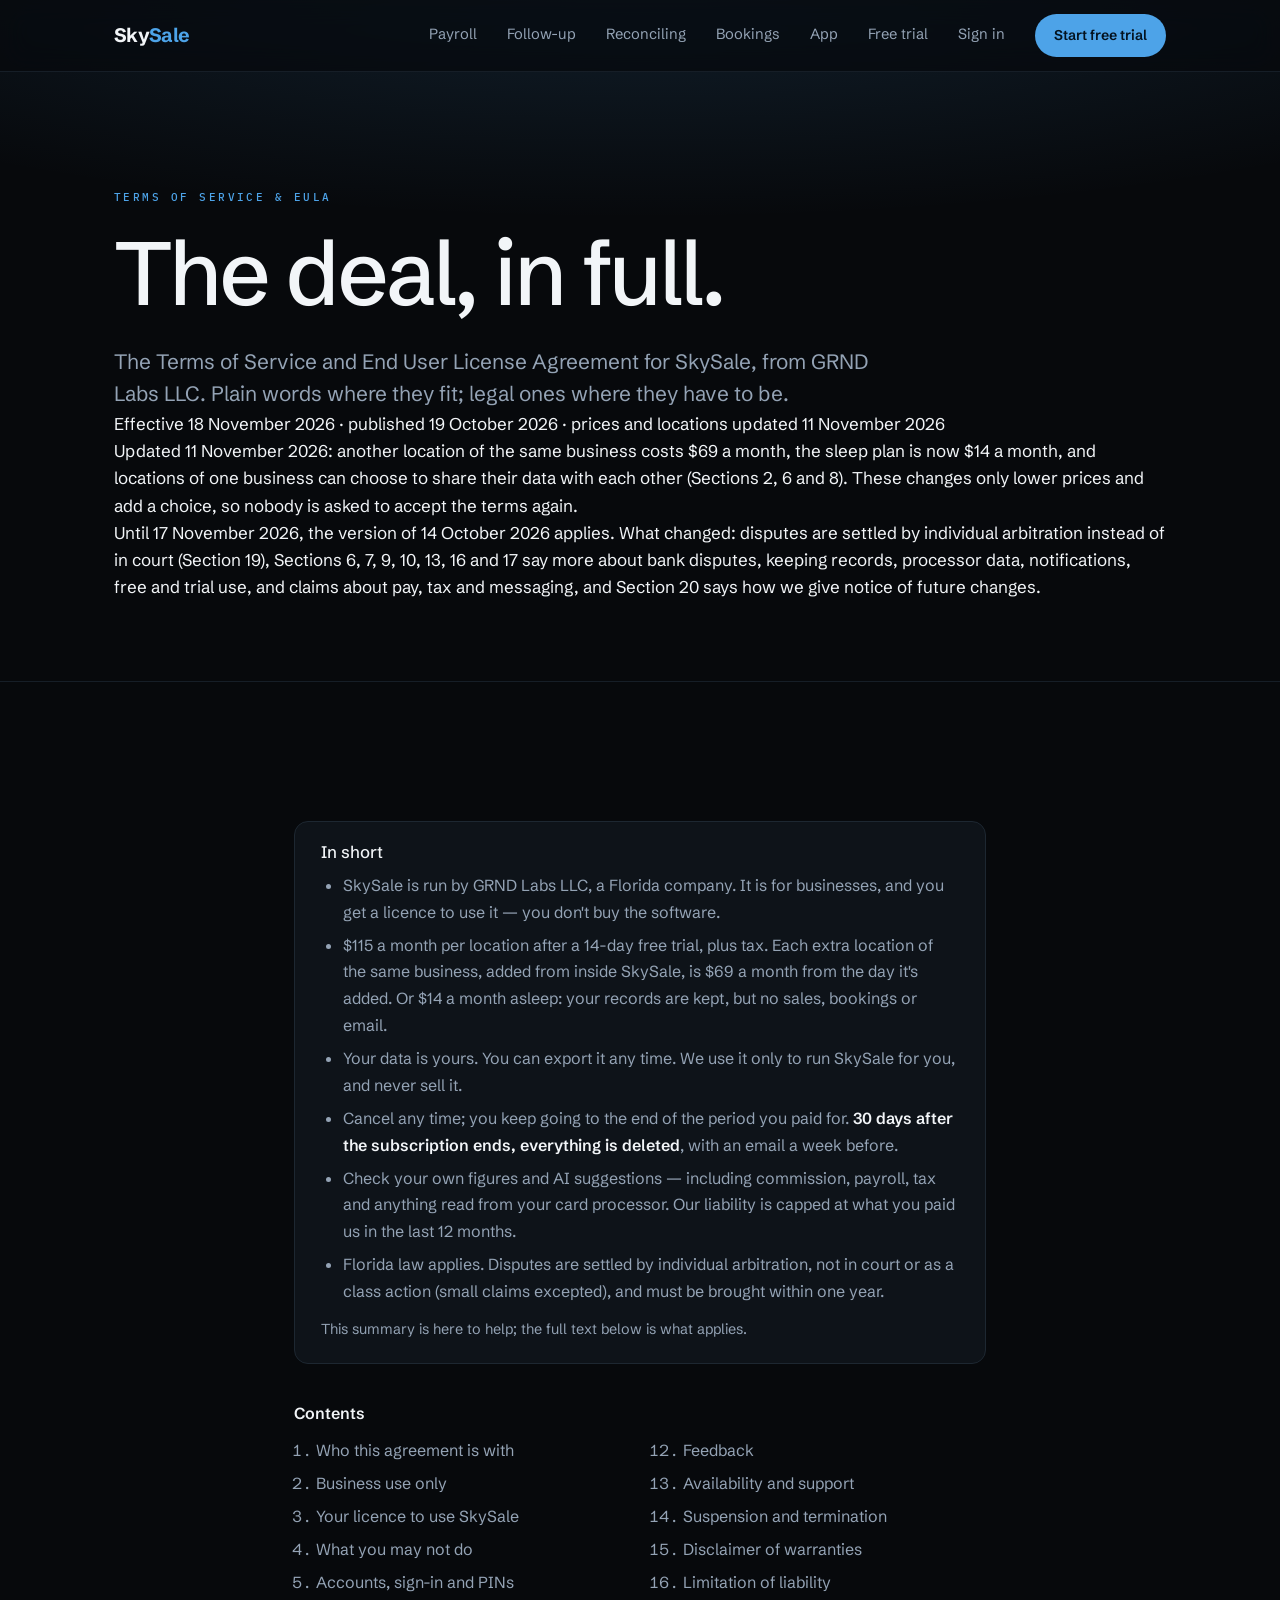
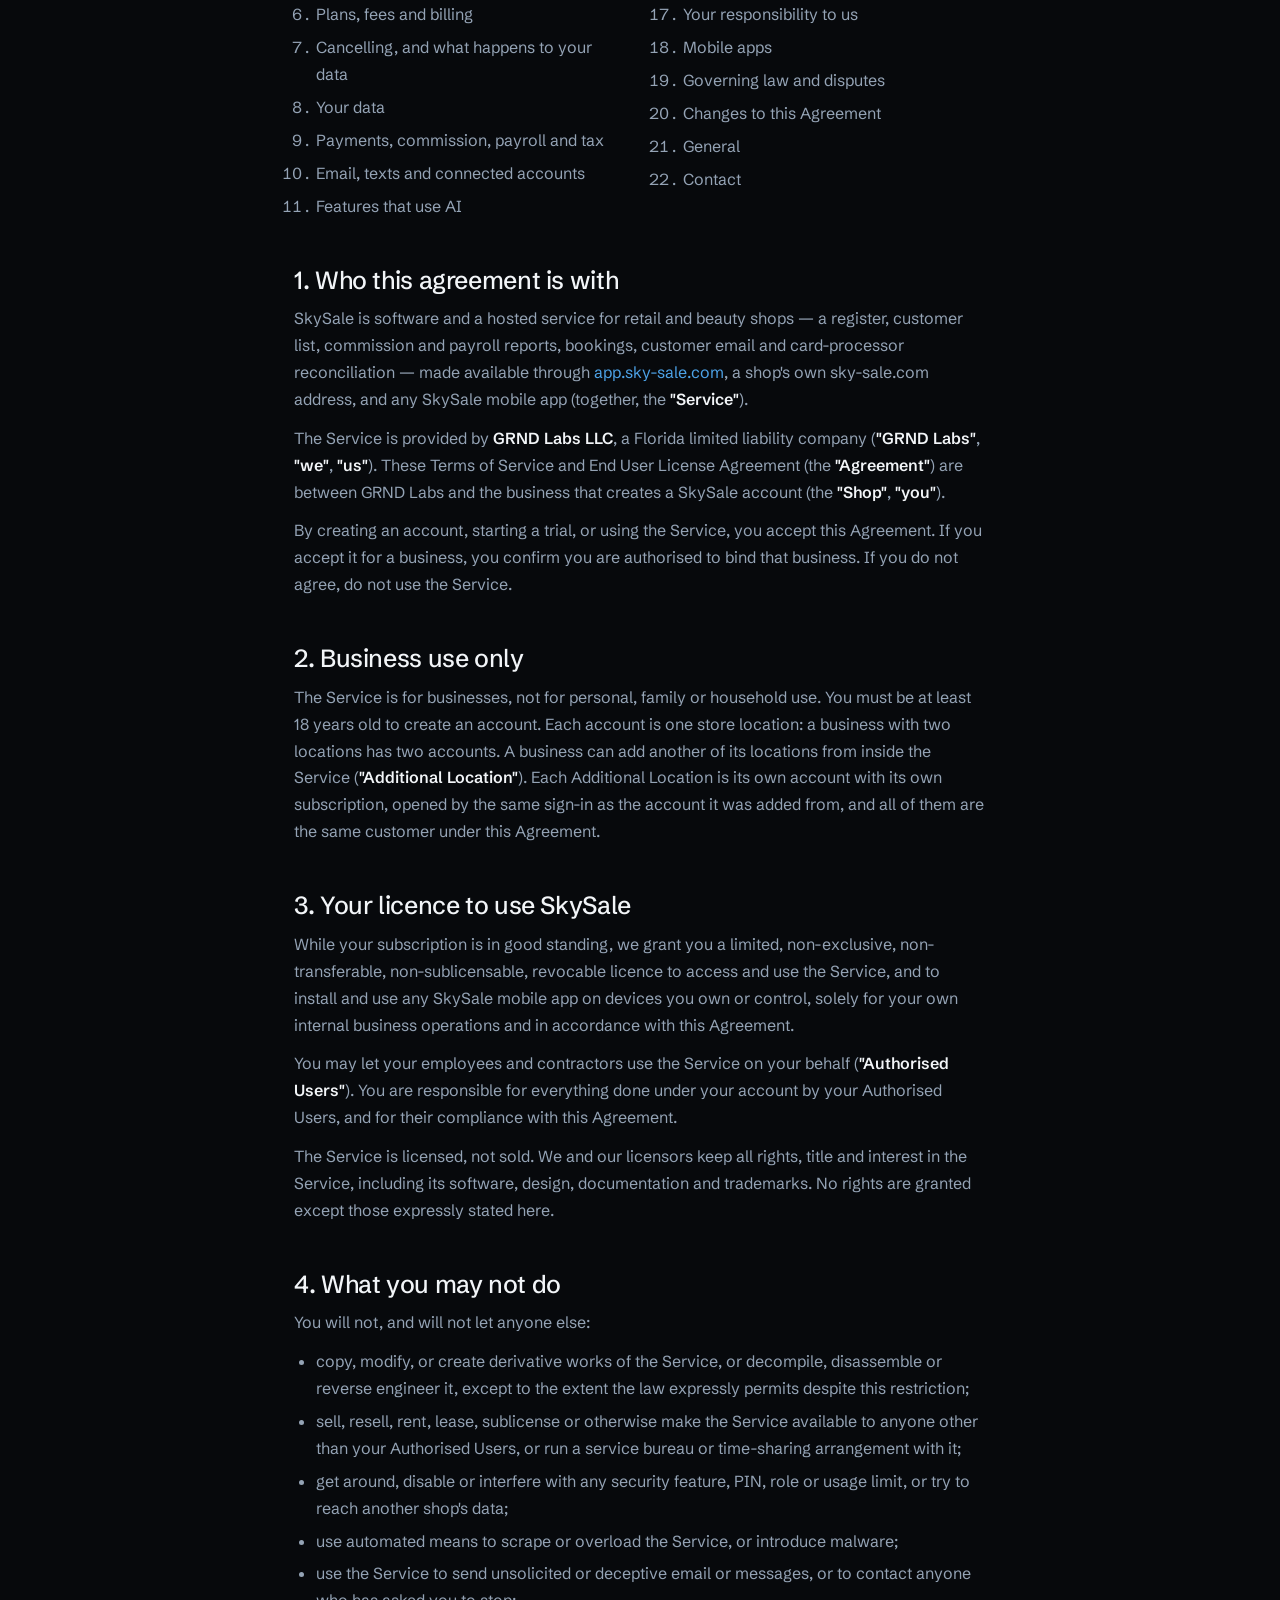
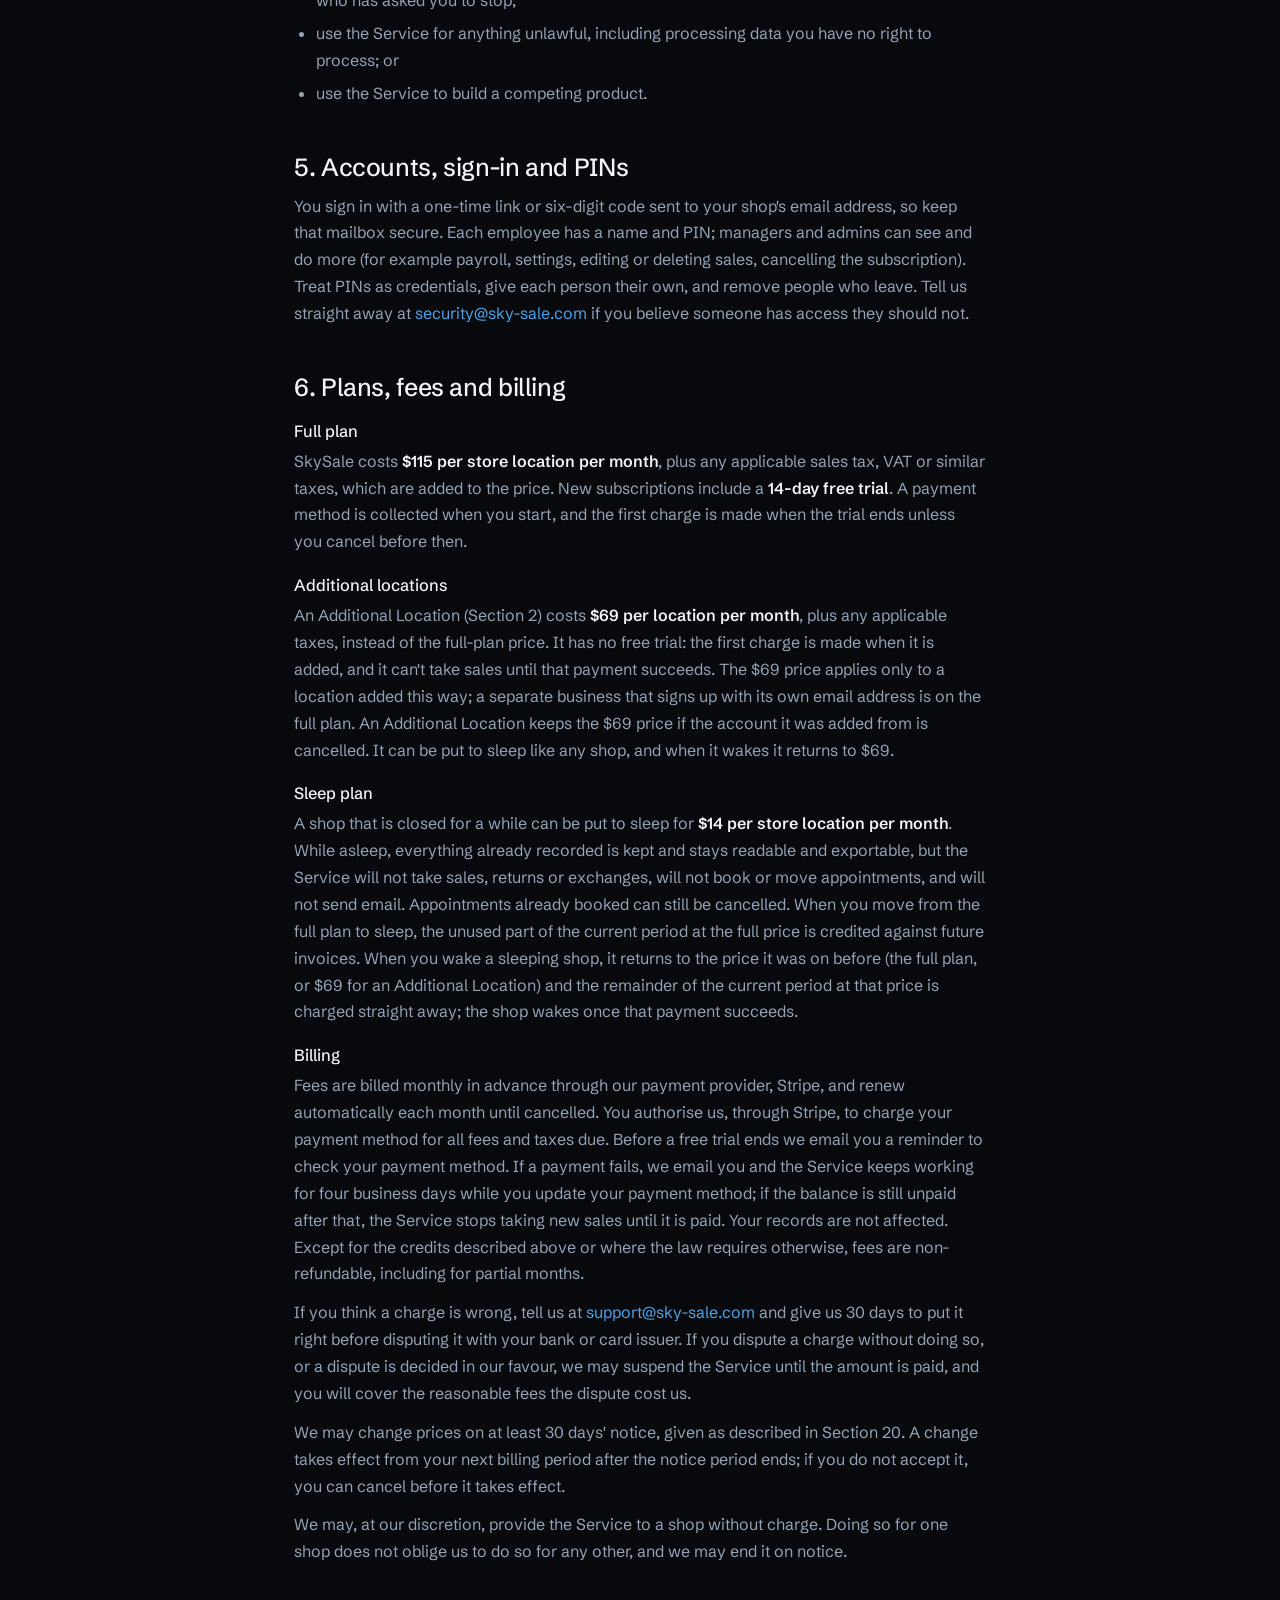
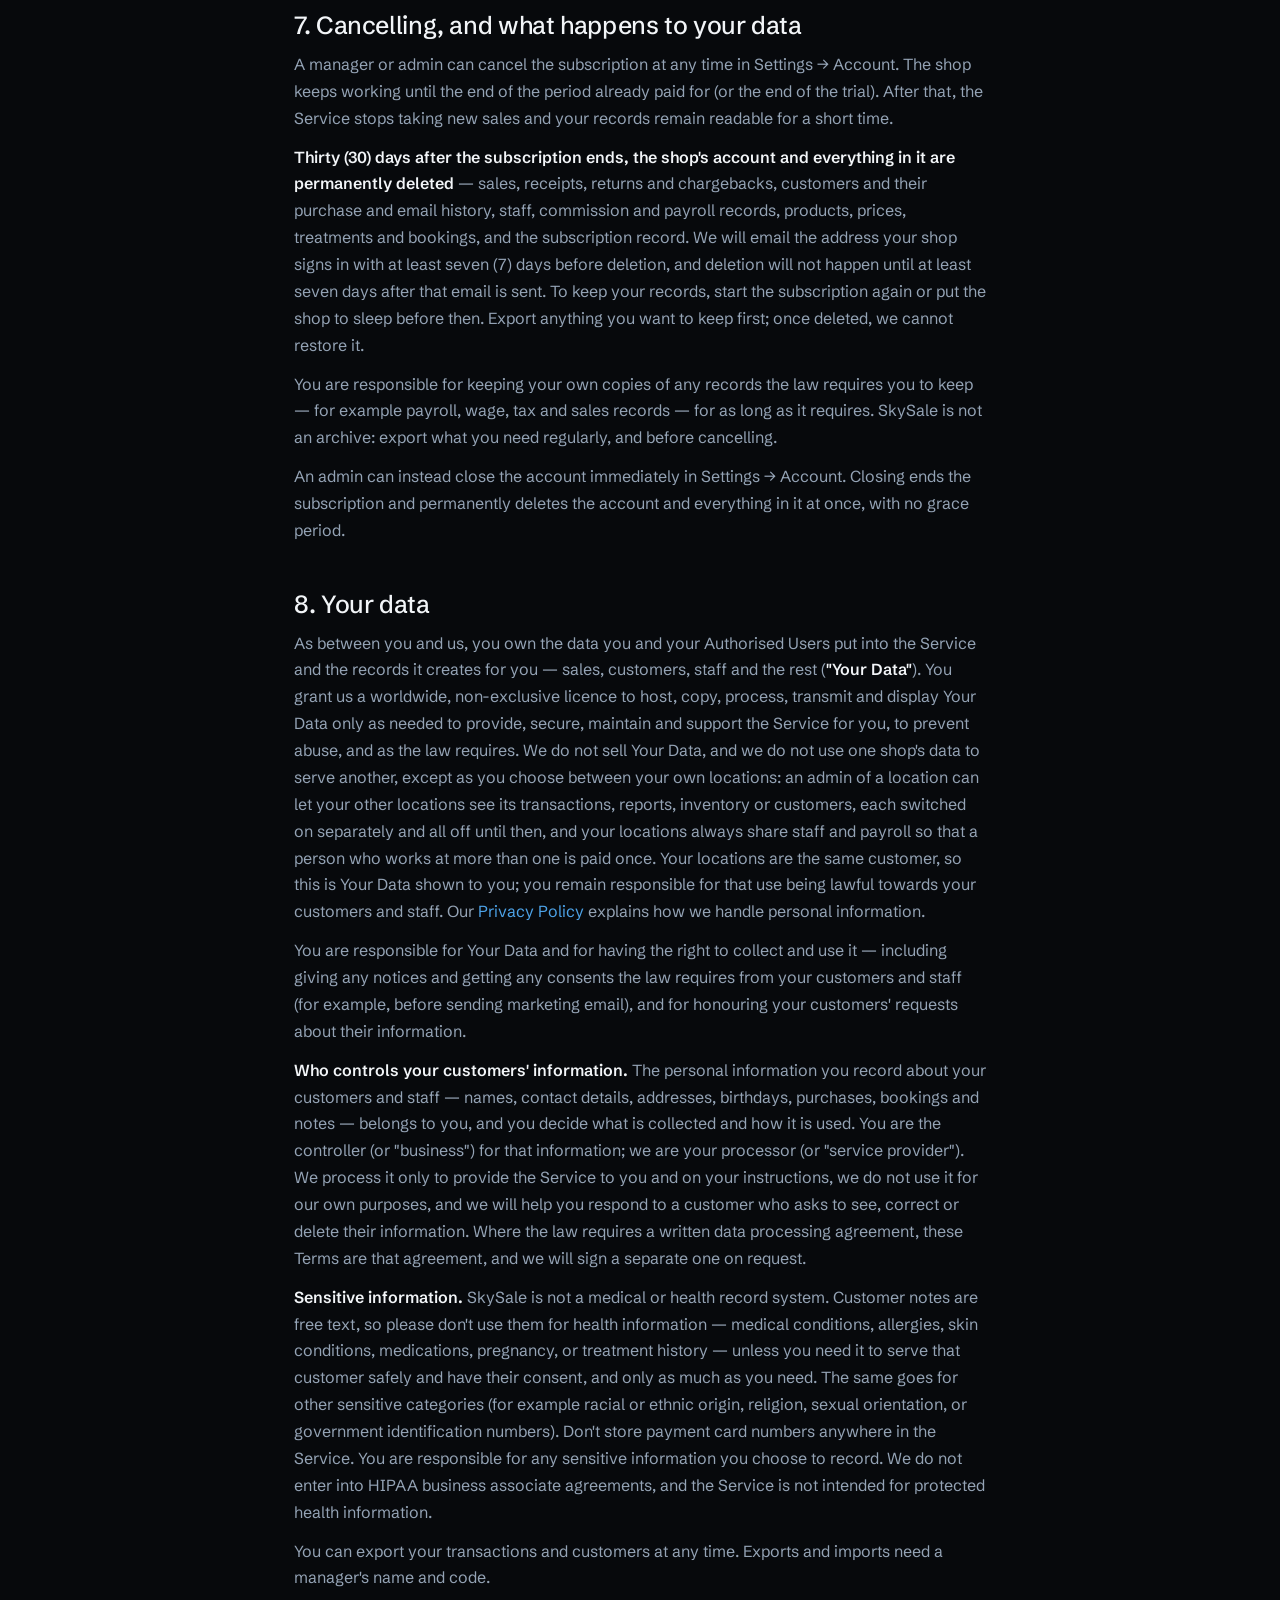
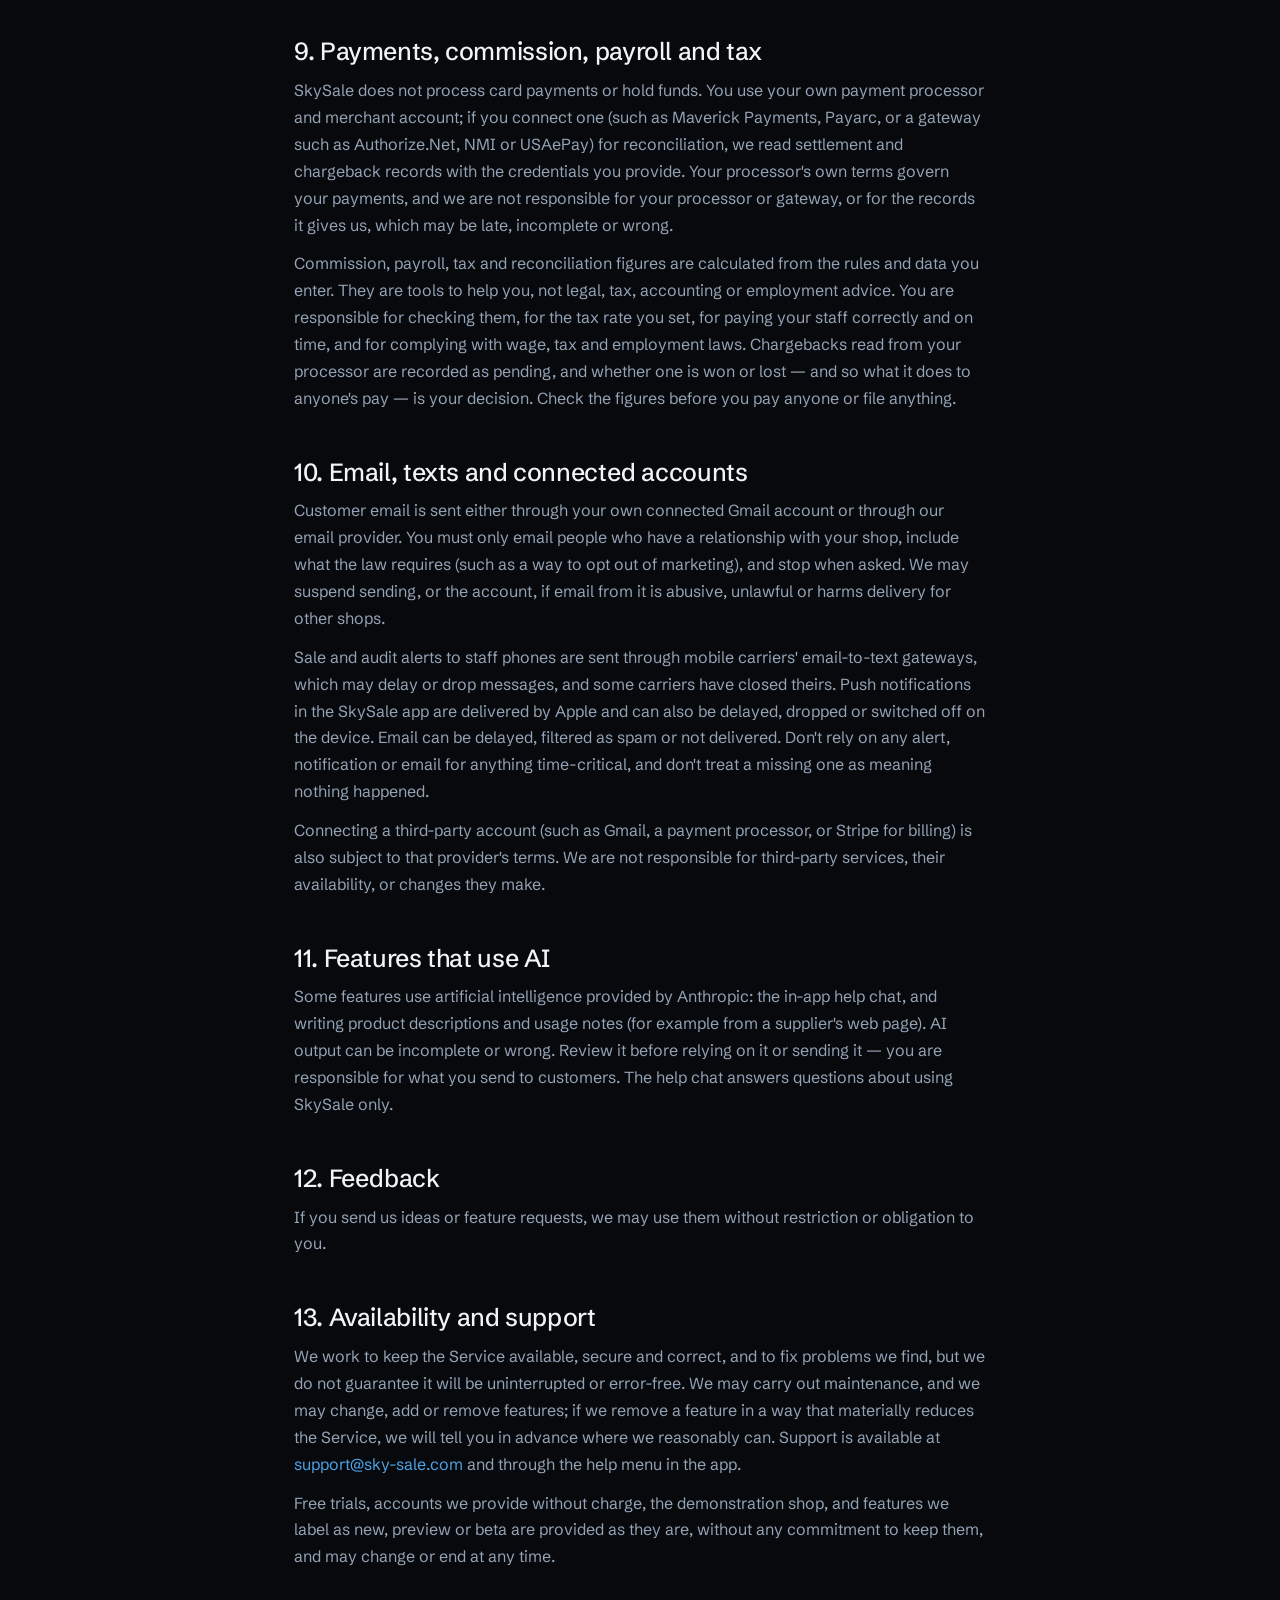
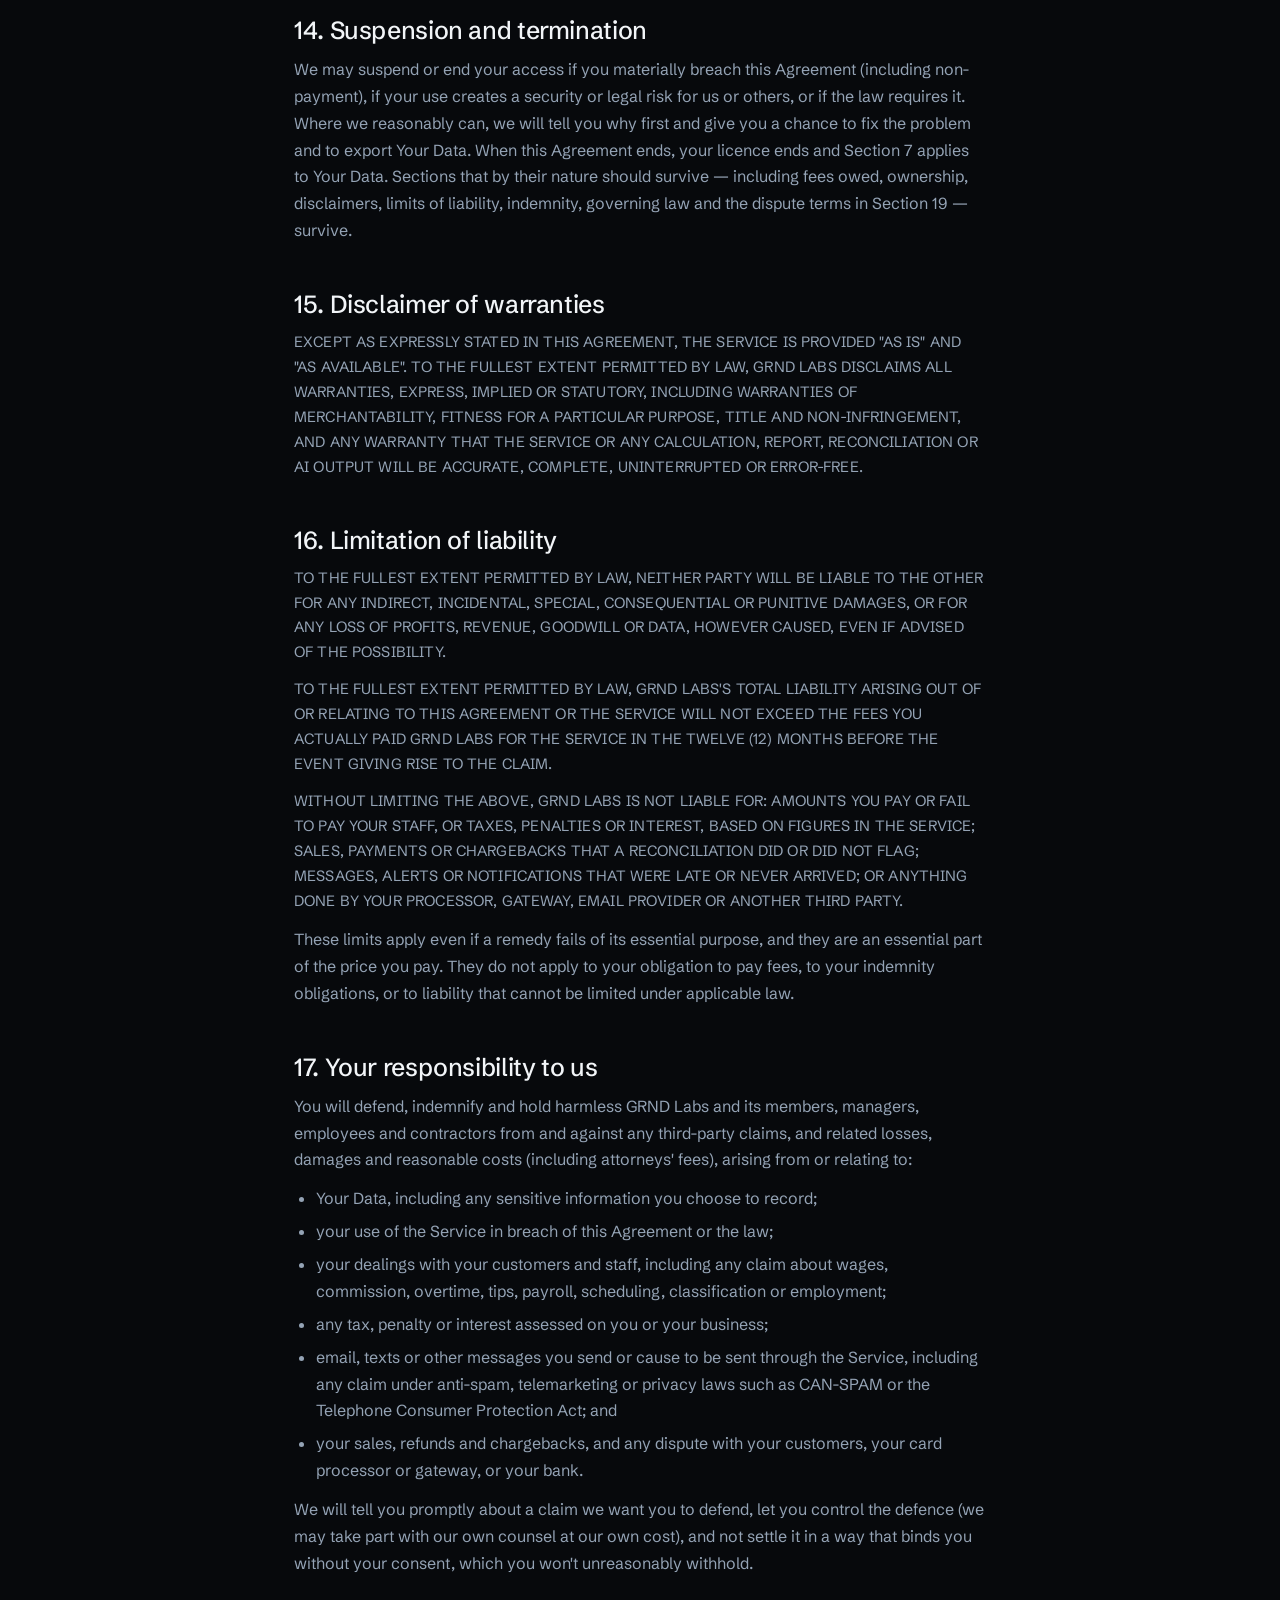
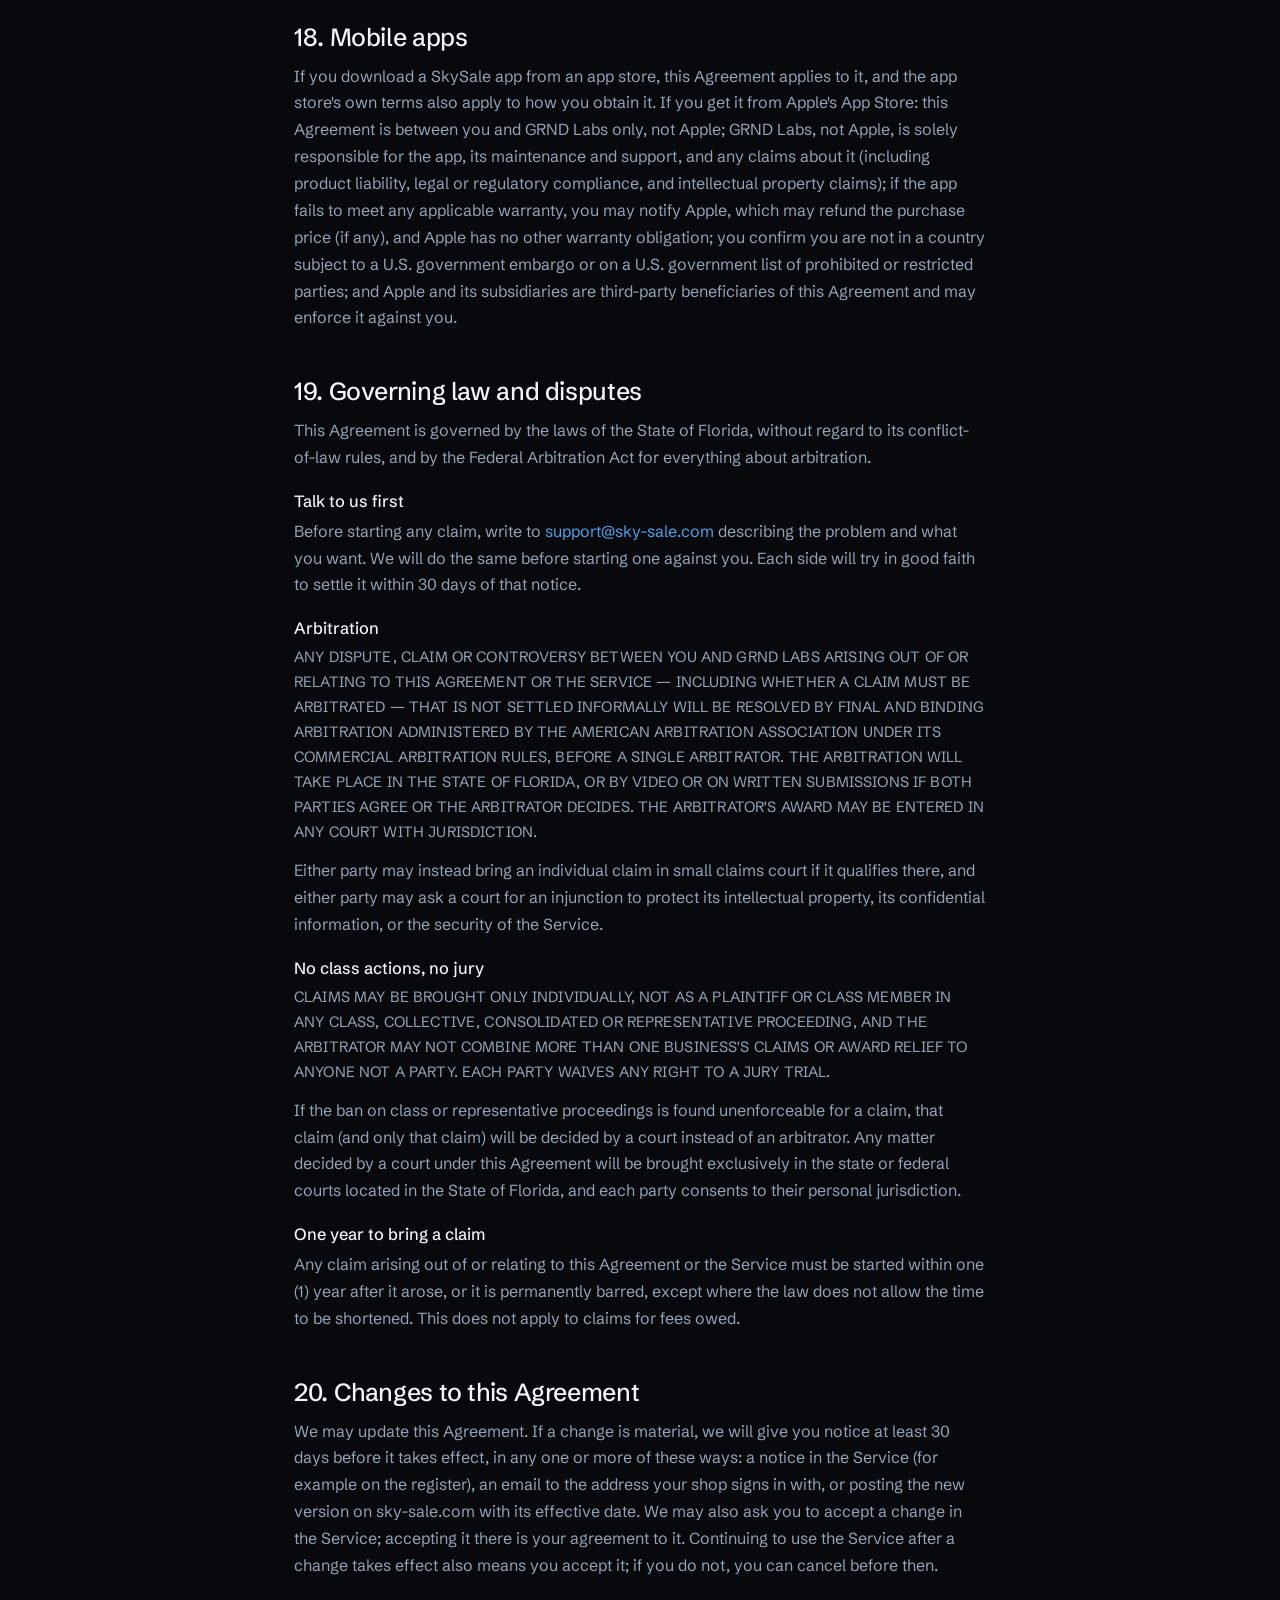
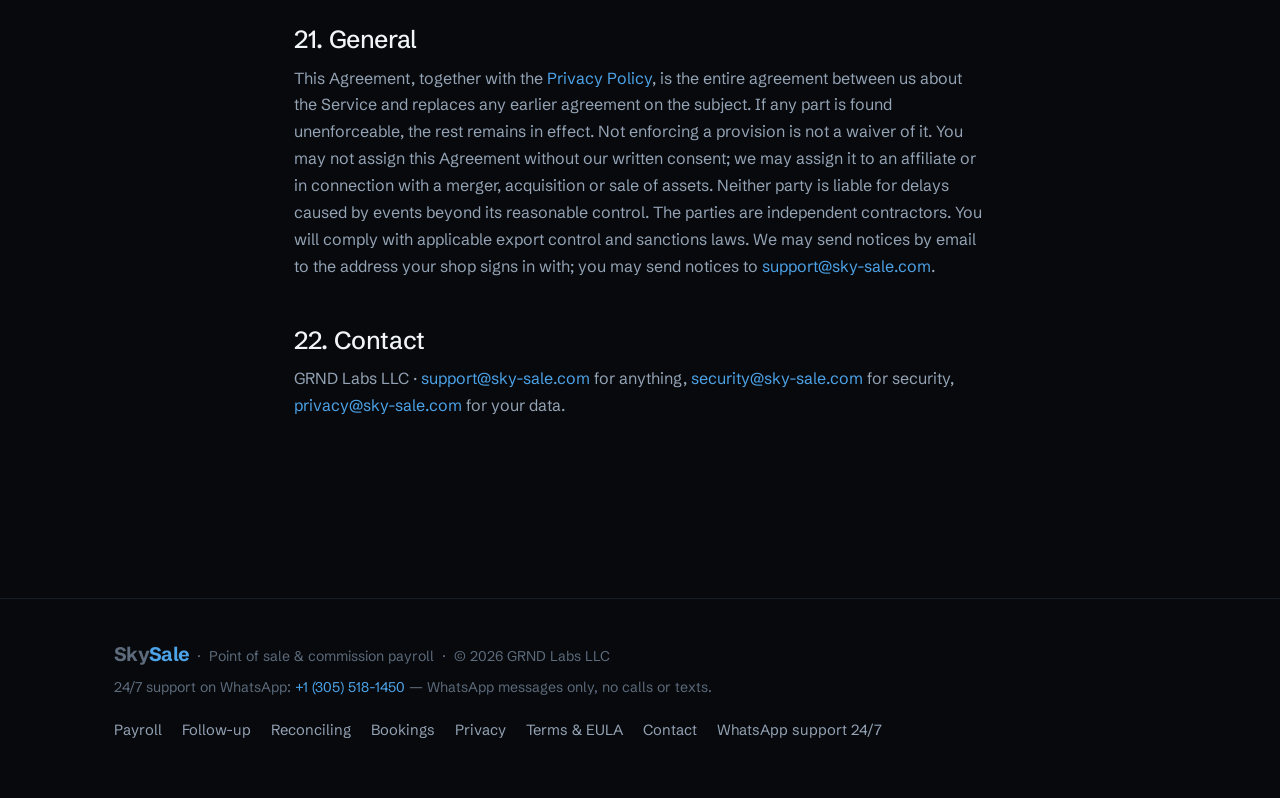
<file: terms.html>
<!DOCTYPE html>
<html lang="en">
<head>
<meta charset="utf-8">
<meta name="viewport" content="width=device-width, initial-scale=1, viewport-fit=cover">
<title>Terms of Service & EULA — SkySale</title>
<meta name="description" content="The SkySale Terms of Service and End User License Agreement: the licence, plans and billing, cancelling and data deletion, and the rest of the deal.">
<link rel="canonical" href="https://sky-sale.com/terms.html">
<meta name="theme-color" content="#07090C">
<link rel="preconnect" href="https://fonts.googleapis.com">
<link rel="preconnect" href="https://fonts.gstatic.com" crossorigin>
<link rel="stylesheet" href="https://fonts.googleapis.com/css2?family=Schibsted+Grotesk:wght@400;500;600;700&family=IBM+Plex+Mono:wght@400;500&display=swap">
<link rel="stylesheet" href="styles.css">
</head>
<body>

<header>
  <div class="wrap masthead">
    <a href="/" class="logo">Sky<span>Sale</span></a>
    <nav>
      <a class="opt" href="payroll.html">Payroll</a>
      <a class="opt" href="follow-up.html">Follow-up</a>
      <a class="opt" href="reconciliation.html">Reconciling</a>
      <a class="opt" href="bookings.html">Bookings</a>
      <a class="opt" href="/#app">App</a>
      <a class="opt" href="/#free-trial">Free trial</a>
      <a class="opt signin" href="https://app.sky-sale.com/">Sign in</a>
      <a class="btn btn-solid btn-sm" href="https://app.sky-sale.com/signup.html">Start free trial</a>
    </nav>
  </div>
</header>

<main>
  <section class="hero">
    <div class="wrap">
      <p class="eyebrow">Terms of Service &amp; EULA</p>
      <h1>The deal, in full.</h1>
      <p class="lede">The Terms of Service and End User License Agreement for SkySale, from GRND Labs LLC. Plain words where they fit; legal ones where they have to be.</p>
      <p class="meta">Effective 18 November 2026 · published 19 October 2026 · prices and locations updated 11 November 2026</p>
      <p class="meta">Updated 11 November 2026: another location of the same business costs $69 a month, the sleep plan is now $14 a month, and locations of one business can choose to share their data with each other (Sections 2, 6 and 8). These changes only lower prices and add a choice, so nobody is asked to accept the terms again.</p>
      <p class="meta">Until 17 November 2026, the <a href="terms-2026-10-14.html">version of 14 October 2026</a> applies. What changed: disputes are settled by individual arbitration instead of in court (Section 19), Sections 6, 7, 9, 10, 13, 16 and 17 say more about bank disputes, keeping records, processor data, notifications, free and trial use, and claims about pay, tax and messaging, and Section 20 says how we give notice of future changes.</p>
    </div>
  </section>

  <section class="rule-top">
    <div class="wrap narrow legal">
      <div class="summary">
        <h2>In short</h2>
        <ul>
          <li>SkySale is run by GRND Labs LLC, a Florida company. It is for businesses, and you get a licence to use it — you don't buy the software.</li>
          <li>$115 a month per location after a 14-day free trial, plus tax. Each extra location of the same business, added from inside SkySale, is $69 a month from the day it's added. Or $14 a month asleep: your records are kept, but no sales, bookings or email.</li>
          <li>Your data is yours. You can export it any time. We use it only to run SkySale for you, and never sell it.</li>
          <li>Cancel any time; you keep going to the end of the period you paid for. <strong>30 days after the subscription ends, everything is deleted</strong>, with an email a week before.</li>
          <li>Check your own figures and AI suggestions — including commission, payroll, tax and anything read from your card processor. Our liability is capped at what you paid us in the last 12 months.</li>
          <li>Florida law applies. Disputes are settled by individual arbitration, not in court or as a class action (small claims excepted), and must be brought within one year.</li></ul>
        <p style="margin-top:12px;font-size:.9rem">This summary is here to help; the full text below is what applies.</p>
      </div>

      <div class="toc" role="navigation" aria-label="Contents">
        <p><strong>Contents</strong></p>
        <ol><li><a href="#who-this-agreement-is-with">Who this agreement is with</a></li><li><a href="#business-use-only">Business use only</a></li><li><a href="#your-licence-to-use-skysale">Your licence to use SkySale</a></li><li><a href="#what-you-may-not-do">What you may not do</a></li><li><a href="#accounts-sign-in-and-pins">Accounts, sign-in and PINs</a></li><li><a href="#plans-fees-and-billing">Plans, fees and billing</a></li><li><a href="#cancelling-and-what-happens-to-your-data">Cancelling, and what happens to your data</a></li><li><a href="#your-data">Your data</a></li><li><a href="#payments-commission-payroll-and-tax">Payments, commission, payroll and tax</a></li><li><a href="#email-texts-and-connected-accounts">Email, texts and connected accounts</a></li><li><a href="#features-that-use-ai">Features that use AI</a></li><li><a href="#feedback">Feedback</a></li><li><a href="#availability-and-support">Availability and support</a></li><li><a href="#suspension-and-termination">Suspension and termination</a></li><li><a href="#disclaimer-of-warranties">Disclaimer of warranties</a></li><li><a href="#limitation-of-liability">Limitation of liability</a></li><li><a href="#your-responsibility-to-us">Your responsibility to us</a></li><li><a href="#mobile-apps">Mobile apps</a></li><li><a href="#governing-law-and-disputes">Governing law and disputes</a></li><li><a href="#changes-to-this-agreement">Changes to this Agreement</a></li><li><a href="#general">General</a></li><li><a href="#contact">Contact</a></li></ol>
      </div>

      <h2 id="who-this-agreement-is-with">1. Who this agreement is with</h2>

      <p>SkySale is software and a hosted service for retail and beauty shops — a register, customer list,
      commission and payroll reports, bookings, customer email and card-processor reconciliation — made
      available through <a href="https://app.sky-sale.com">app.sky-sale.com</a>, a shop's own sky-sale.com
      address, and any SkySale mobile app (together, the <strong>"Service"</strong>).</p>
      <p>The Service is provided by <strong>GRND Labs LLC</strong>, a Florida limited liability company
      (<strong>"GRND Labs"</strong>, <strong>"we"</strong>, <strong>"us"</strong>). These Terms of Service and
      End User License Agreement (the <strong>"Agreement"</strong>) are between GRND Labs and the business that
      creates a SkySale account (the <strong>"Shop"</strong>, <strong>"you"</strong>).</p>
      <p>By creating an account, starting a trial, or using the Service, you accept this Agreement. If you
      accept it for a business, you confirm you are authorised to bind that business. If you do not agree,
      do not use the Service.</p>

      <h2 id="business-use-only">2. Business use only</h2>

      <p>The Service is for businesses, not for personal, family or household use. You must be at least 18
      years old to create an account. Each account is one store location: a business with two locations has
      two accounts. A business can add another of its locations from inside the Service (<strong>"Additional
      Location"</strong>). Each Additional Location is its own account with its own subscription, opened by the
      same sign-in as the account it was added from, and all of them are the same customer under this
      Agreement.</p>

      <h2 id="your-licence-to-use-skysale">3. Your licence to use SkySale</h2>

      <p>While your subscription is in good standing, we grant you a limited, non-exclusive, non-transferable,
      non-sublicensable, revocable licence to access and use the Service, and to install and use any SkySale
      mobile app on devices you own or control, solely for your own internal business operations and in
      accordance with this Agreement.</p>
      <p>You may let your employees and contractors use the Service on your behalf
      (<strong>"Authorised Users"</strong>). You are responsible for everything done under your account by
      your Authorised Users, and for their compliance with this Agreement.</p>
      <p>The Service is licensed, not sold. We and our licensors keep all rights, title and interest in the
      Service, including its software, design, documentation and trademarks. No rights are granted except
      those expressly stated here.</p>

      <h2 id="what-you-may-not-do">4. What you may not do</h2>

      <p>You will not, and will not let anyone else:</p>
      <ul>
        <li>copy, modify, or create derivative works of the Service, or decompile, disassemble or reverse
        engineer it, except to the extent the law expressly permits despite this restriction;</li>
        <li>sell, resell, rent, lease, sublicense or otherwise make the Service available to anyone other than
        your Authorised Users, or run a service bureau or time-sharing arrangement with it;</li>
        <li>get around, disable or interfere with any security feature, PIN, role or usage limit, or try to
        reach another shop's data;</li>
        <li>use automated means to scrape or overload the Service, or introduce malware;</li>
        <li>use the Service to send unsolicited or deceptive email or messages, or to contact anyone who has
        asked you to stop;</li>
        <li>use the Service for anything unlawful, including processing data you have no right to process;
        or</li>
        <li>use the Service to build a competing product.</li>
      </ul>

      <h2 id="accounts-sign-in-and-pins">5. Accounts, sign-in and PINs</h2>

      <p>You sign in with a one-time link or six-digit code sent to your shop's email address, so keep that
      mailbox secure.
      Each employee has a name and PIN; managers and admins can see and do more (for example payroll,
      settings, editing or deleting sales, cancelling the subscription). Treat PINs as credentials, give each
      person their own, and remove people who leave. Tell us straight away at
      <a href="mailto:security@sky-sale.com">security@sky-sale.com</a> if you believe someone has access they
      should not.</p>

      <h2 id="plans-fees-and-billing">6. Plans, fees and billing</h2>

      <h3>Full plan</h3>
      <p>SkySale costs <strong>$115 per store location per month</strong>, plus any applicable sales tax, VAT
      or similar taxes, which are added to the price. New subscriptions include a <strong>14-day free
      trial</strong>. A payment method is collected when you start, and the first charge is made when the
      trial ends unless you cancel before then.</p>
      <h3>Additional locations</h3>
      <p>An Additional Location (Section 2) costs <strong>$69 per location per month</strong>, plus any
      applicable taxes, instead of the full-plan price. It has no free trial: the first charge is made when it
      is added, and it can't take sales until that payment succeeds. The $69 price applies only to a location
      added this way; a separate business that signs up with its own email address is on the full plan. An
      Additional Location keeps the $69 price if the account it was added from is cancelled. It can be put to
      sleep like any shop, and when it wakes it returns to $69.</p>
      <h3>Sleep plan</h3>
      <p>A shop that is closed for a while can be put to sleep for <strong>$14 per store location per
      month</strong>. While asleep, everything already recorded is kept and stays readable and exportable, but
      the Service will not take sales, returns or exchanges, will not book or move appointments, and will not
      send email. Appointments already booked can still be cancelled. When you move from the full plan to
      sleep, the unused part of the current period at the full price is credited against future invoices.
      When you wake a sleeping shop, it returns to the price it was on before (the full plan, or $69 for an
      Additional Location) and the remainder of the current period at that price is charged straight away; the
      shop wakes once that payment succeeds.</p>
      <h3>Billing</h3>
      <p>Fees are billed monthly in advance through our payment provider, Stripe, and renew automatically each
      month until cancelled. You authorise us, through Stripe, to charge your payment method for all fees and
      taxes due. Before a free trial ends we email you a reminder to check your payment method. If a payment
      fails, we email you and the Service keeps working for four business days while you update your payment
      method; if the balance is still unpaid after that, the Service stops taking new sales until it is paid.
      Your records are not affected. Except for the credits described above or where the law requires otherwise,
      fees are non-refundable, including for partial months.</p>
      <p>If you think a charge is wrong, tell us at <a href="mailto:support@sky-sale.com">support@sky-sale.com</a>
      and give us 30 days to put it right before disputing it with your bank or card issuer. If you dispute a
      charge without doing so, or a dispute is decided in our favour, we may suspend the Service until the
      amount is paid, and you will cover the reasonable fees the dispute cost us.</p>
      <p>We may change prices on at least 30 days' notice, given as described in Section 20. A
      change takes effect from your next billing period after the notice period ends; if you do not accept it,
      you can cancel before it takes effect.</p>
      <p>We may, at our discretion, provide the Service to a shop without charge. Doing so for one shop does not
      oblige us to do so for any other, and we may end it on notice.</p>

      <h2 id="cancelling-and-what-happens-to-your-data">7. Cancelling, and what happens to your data</h2>

      <p>A manager or admin can cancel the subscription at any time in Settings → Account. The shop keeps
      working until the end of the period already paid for (or the end of the trial). After that, the Service
      stops taking new sales and your records remain readable for a short time.</p>
      <p><strong>Thirty (30) days after the subscription ends, the shop's account and everything in it are
      permanently deleted</strong> — sales, receipts, returns and chargebacks, customers and their purchase
      and email history, staff, commission and payroll records, products, prices, treatments and bookings,
      and the subscription record. We will email the address your shop signs in with at least seven (7) days
      before deletion, and deletion will not happen until at least seven days after that email is sent. To keep
      your records, start the subscription again or put the shop to sleep before then. Export anything you
      want to keep first; once deleted, we cannot restore it.</p>
      <p>You are responsible for keeping
      your own copies of any records the law requires you to keep — for example payroll, wage, tax and sales
      records — for as long as it requires. SkySale is not an archive: export what you need regularly, and
      before cancelling.</p>
      <p>An admin can instead close the account immediately in Settings → Account. Closing ends the
      subscription and permanently deletes the account and everything in it at once, with no grace period.</p>

      <h2 id="your-data">8. Your data</h2>

      <p>As between you and us, you own the data you and your Authorised Users put into the Service and the
      records it creates for you — sales, customers, staff and the rest (<strong>"Your Data"</strong>). You
      grant us a worldwide, non-exclusive licence to host, copy, process, transmit and display Your Data only
      as needed to provide, secure, maintain and support the Service for you, to prevent abuse, and as the law
      requires. We do not sell Your Data, and we do not use one shop's data to serve another, except as you
      choose between your own locations: an admin of a location can let your other locations see its
      transactions, reports, inventory or customers, each switched on separately and all off until then, and
      your locations always share staff and payroll so that a person who works at more than one is paid once.
      Your locations are the same customer, so this is Your Data shown to you; you remain responsible for that
      use being lawful towards your customers and staff. Our
      <a href="privacy.html">Privacy Policy</a> explains how we handle personal information.</p>
      <p>You are responsible for Your Data and for having the right to collect and use it — including giving
      any notices and getting any consents the law requires from your customers and staff (for example,
      before sending marketing email), and for honouring your customers' requests about their information.</p>
      <p><strong>Who controls your customers' information.</strong> The personal information you record about
      your customers and staff — names, contact details, addresses, birthdays, purchases, bookings and notes —
      belongs to you, and you decide what is collected and how it is used. You are the controller (or
      "business") for that information; we are your processor (or "service provider"). We process it only to
      provide the Service to you and on your instructions, we do not use it for our own purposes, and we will
      help you respond to a customer who asks to see, correct or delete their information. Where the law
      requires a written data processing agreement, these Terms are that agreement, and we will sign a
      separate one on request.</p>
      <p><strong>Sensitive information.</strong> SkySale is not a medical or health record system. Customer
      notes are free text, so please don't use them for health information — medical conditions, allergies,
      skin conditions, medications, pregnancy, or treatment history — unless you need it to serve that
      customer safely and have their consent, and only as much as you need. The same goes for other
      sensitive categories (for example racial or ethnic origin, religion, sexual orientation, or government
      identification numbers). Don't store payment card numbers anywhere in the Service. You are responsible
      for any sensitive information you choose to record. We do not enter into HIPAA business associate
      agreements, and the Service is not intended for protected health information.</p>
      <p>You can export your transactions and customers at any time. Exports and imports need a manager's
      name and code.</p>

      <h2 id="payments-commission-payroll-and-tax">9. Payments, commission, payroll and tax</h2>

      <p>SkySale does not process card payments or hold funds. You use your own payment processor and merchant
      account; if you connect one (such as Maverick Payments, Payarc, or a gateway such as Authorize.Net, NMI or
      USAePay) for reconciliation, we read settlement and chargeback records with the credentials you provide.
      Your processor's own terms govern your payments, and we are not responsible for your processor or
      gateway, or for the records it gives us, which may be late, incomplete or wrong.</p>
      <p>Commission, payroll, tax and reconciliation figures are calculated from the rules and data you enter.
      They are tools to help you, not legal, tax, accounting or employment advice. You are responsible for
      checking them, for the tax rate you set, for paying your staff correctly and on time, and for complying
      with wage, tax and employment laws. Chargebacks read from your processor are recorded as pending, and
      whether one is won or lost — and so what it does to anyone's pay — is your decision. Check the figures
      before you pay anyone or file anything.</p>

      <h2 id="email-texts-and-connected-accounts">10. Email, texts and connected accounts</h2>

      <p>Customer email is sent either through your own connected Gmail account or through our email provider.
      You must only email people who have a relationship with your shop, include what the law requires (such
      as a way to opt out of marketing), and stop when asked. We may suspend sending, or the account, if email
      from it is abusive, unlawful or harms delivery for other shops.</p>
      <p>Sale and audit alerts to staff phones are sent through mobile carriers' email-to-text gateways, which
      may delay or drop messages, and some carriers have closed theirs. Push notifications in the SkySale app
      are delivered by Apple and can also be delayed, dropped or switched off on the device. Email can be
      delayed, filtered as spam or not delivered. Don't rely on any alert, notification or email for anything
      time-critical, and don't treat a missing one as meaning nothing happened.</p>
      <p>Connecting a third-party account (such as Gmail, a payment processor, or Stripe for billing) is also
      subject to that provider's terms. We are not responsible for third-party services, their availability,
      or changes they make.</p>

      <h2 id="features-that-use-ai">11. Features that use AI</h2>

      <p>Some features use artificial intelligence provided by Anthropic: the in-app help chat, and writing
      product descriptions and usage notes (for example from a supplier's web page). AI output can be incomplete or wrong. Review it before relying on it or sending it — you are
      responsible for what you send to customers. The help chat answers questions about using SkySale only.</p>

      <h2 id="feedback">12. Feedback</h2>

      <p>If you send us ideas or feature requests, we may use them without restriction or obligation to you.</p>

      <h2 id="availability-and-support">13. Availability and support</h2>

      <p>We work to keep the Service available, secure and correct, and to fix problems we find, but we do
      not guarantee it will be uninterrupted or error-free. We may carry out maintenance, and we may change,
      add or remove features; if we remove a feature in a way that materially reduces the Service, we will tell
      you in advance where we reasonably can. Support is available at
      <a href="mailto:support@sky-sale.com">support@sky-sale.com</a> and through the help menu in the app.</p>
      <p>Free trials, accounts we provide without charge, the demonstration shop, and features we label as new,
      preview or beta are provided as they are, without any commitment to keep them, and may change or end at
      any time.</p>

      <h2 id="suspension-and-termination">14. Suspension and termination</h2>

      <p>We may suspend or end your access if you materially breach this Agreement (including non-payment),
      if your use creates a security or legal risk for us or others, or if the law requires it. Where we
      reasonably can, we will tell you why first and give you a chance to fix the problem and to export Your
      Data. When this Agreement ends, your licence ends and Section 7 applies to Your Data. Sections that by
      their nature should survive — including fees owed, ownership, disclaimers, limits of liability,
      indemnity, governing law and the dispute terms in Section 19 — survive.</p>

      <h2 id="disclaimer-of-warranties">15. Disclaimer of warranties</h2>

      <p class="caps">Except as expressly stated in this Agreement, the Service is provided "as is" and "as
      available". To the fullest extent permitted by law, GRND Labs disclaims all warranties, express, implied
      or statutory, including warranties of merchantability, fitness for a particular purpose, title and
      non-infringement, and any warranty that the Service or any calculation, report, reconciliation or AI
      output will be accurate, complete, uninterrupted or error-free.</p>

      <h2 id="limitation-of-liability">16. Limitation of liability</h2>

      <p class="caps">To the fullest extent permitted by law, neither party will be liable to the other for
      any indirect, incidental, special, consequential or punitive damages, or for any loss of profits,
      revenue, goodwill or data, however caused, even if advised of the possibility.</p>
      <p class="caps">To the fullest extent permitted by law, GRND Labs's total liability arising out of or
      relating to this Agreement or the Service will not exceed the fees you actually paid GRND Labs for the
      Service in the twelve (12) months before the event giving rise to the claim.</p>
      <p class="caps">Without limiting the above, GRND Labs is not liable for: amounts you pay or fail to pay
      your staff, or taxes, penalties or interest, based on figures in the Service; sales, payments or
      chargebacks that a reconciliation did or did not flag; messages, alerts or notifications that were late or
      never arrived; or anything done by your processor, gateway, email provider or another third party.</p>
      <p>These limits apply even if a remedy fails of its essential purpose, and they are an essential part of
      the price you pay. They do not apply to your obligation to pay fees, to your indemnity obligations, or to
      liability that cannot be limited under applicable law.</p>

      <h2 id="your-responsibility-to-us">17. Your responsibility to us</h2>

      <p>You will defend, indemnify and hold harmless GRND Labs and its members, managers, employees and
      contractors from and against any third-party claims, and related losses, damages and reasonable costs
      (including attorneys' fees), arising from or relating to:</p>
      <ul>
        <li>Your Data, including any sensitive information you choose to record;</li>
        <li>your use of the Service in breach of this Agreement or the law;</li>
        <li>your dealings with your customers and staff, including any claim about wages, commission, overtime,
          tips, payroll, scheduling, classification or employment;</li>
        <li>any tax, penalty or interest assessed on you or your business;</li>
        <li>email, texts or other messages you send or cause to be sent through the Service, including any claim
          under anti-spam, telemarketing or privacy laws such as CAN-SPAM or the Telephone Consumer Protection
          Act; and</li>
        <li>your sales, refunds and chargebacks, and any dispute with your customers, your card processor or
          gateway, or your bank.</li>
      </ul>
      <p>We will tell you promptly about a claim we want you to defend, let you control the defence (we may
      take part with our own counsel at our own cost), and not settle it in a way that binds you without your
      consent, which you won't unreasonably withhold.</p>

      <h2 id="mobile-apps">18. Mobile apps</h2>

      <p>If you download a SkySale app from an app store, this Agreement applies to it, and the app store's own
      terms also apply to how you obtain it. If you get it from Apple's App Store: this Agreement is between
      you and GRND Labs only, not Apple; GRND Labs, not Apple, is solely responsible for the app, its
      maintenance and support, and any claims about it (including product liability, legal or regulatory
      compliance, and intellectual property claims); if the app fails to meet any applicable warranty, you may
      notify Apple, which may refund the purchase price (if any), and Apple has no other warranty obligation;
      you confirm you are not in a country subject to a U.S. government embargo or on a U.S. government list of
      prohibited or restricted parties; and Apple and its subsidiaries are third-party beneficiaries of this
      Agreement and may enforce it against you.</p>

      <h2 id="governing-law-and-disputes">19. Governing law and disputes</h2>

      <p>This Agreement is governed by the laws of the State of Florida, without regard to its conflict-of-law
      rules, and by the Federal Arbitration Act for everything about arbitration.</p>
      <h3>Talk to us first</h3>
      <p>Before starting any claim, write to <a href="mailto:support@sky-sale.com">support@sky-sale.com</a>
      describing the problem and what you want. We will do the same before starting one against you. Each side
      will try in good faith to settle it within 30 days of that notice.</p>
      <h3>Arbitration</h3>
      <p class="caps">Any dispute, claim or controversy between you and GRND Labs arising out of or relating
      to this Agreement or the Service — including whether a claim must be arbitrated — that is not settled
      informally will be resolved by final and binding arbitration administered by the American Arbitration
      Association under its Commercial Arbitration Rules, before a single arbitrator. The arbitration will take
      place in the State of Florida, or by video or on written submissions if both parties agree or the
      arbitrator decides. The arbitrator's award may be entered in any court with jurisdiction.</p>
      <p>Either party may instead bring an individual claim in small claims court if it qualifies there, and
      either party may ask a court for an injunction to protect its intellectual property, its confidential
      information, or the security of the Service.</p>
      <h3>No class actions, no jury</h3>
      <p class="caps">Claims may be brought only individually, not as a plaintiff or class member in any
      class, collective, consolidated or representative proceeding, and the arbitrator may not combine more
      than one business's claims or award relief to anyone not a party. Each party waives any right to a jury
      trial.</p>
      <p>If the ban on class or representative proceedings is found unenforceable for a claim, that claim (and
      only that claim) will be decided by a court instead of an arbitrator. Any matter decided by a court under
      this Agreement will be brought exclusively in the state or federal courts located in the State of
      Florida, and each party consents to their personal jurisdiction.</p>
      <h3>One year to bring a claim</h3>
      <p>Any claim arising out of or relating to this Agreement or the Service must be started within one (1)
      year after it arose, or it is permanently barred, except where the law does not allow the time to be
      shortened. This does not apply to claims for fees owed.</p>

      <h2 id="changes-to-this-agreement">20. Changes to this Agreement</h2>

      <p>We may update this Agreement. If a change is material, we will give you notice at least 30 days
      before it takes effect, in any one or more of these ways: a notice in the Service (for example on the
      register), an email to the address your shop signs in with, or posting the new version on sky-sale.com
      with its effective date. We may also ask you to accept a change in the Service; accepting it there is
      your agreement to it. Continuing to use the Service after a change takes effect also means you accept
      it; if you do not, you can cancel before then.</p>

      <h2 id="general">21. General</h2>

      <p>This Agreement, together with the <a href="privacy.html">Privacy Policy</a>, is the entire agreement
      between us about the Service and replaces any earlier agreement on the subject. If any part is found
      unenforceable, the rest remains in effect. Not enforcing a provision is not a waiver of it. You may not
      assign this Agreement without our written consent; we may assign it to an affiliate or in connection
      with a merger, acquisition or sale of assets. Neither party is liable for delays caused by events beyond
      its reasonable control. The parties are independent contractors. You will comply with applicable export
      control and sanctions laws. We may send notices by email to the address your shop signs in with; you may
      send notices to <a href="mailto:support@sky-sale.com">support@sky-sale.com</a>.</p>

      <h2 id="contact">22. Contact</h2>

      <p>GRND Labs LLC · <a href="mailto:support@sky-sale.com">support@sky-sale.com</a> for anything,
      <a href="mailto:security@sky-sale.com">security@sky-sale.com</a> for security,
      <a href="mailto:privacy@sky-sale.com">privacy@sky-sale.com</a> for your data.</p>

    </div>
  </section>
</main>

<footer>
  <div class="wrap foot">
    <div><span class="logo">Sky<span>Sale</span></span> &nbsp;·&nbsp; Point of sale &amp; commission payroll &nbsp;·&nbsp; &copy; 2026 GRND Labs LLC<div class="foot-support">24/7 support on WhatsApp: <a href="https://wa.me/13055181450" rel="noopener">+1 (305) 518-1450</a> — WhatsApp messages only, no calls or texts.</div></div>
    <nav>
      <a href="payroll.html">Payroll</a>
      <a href="follow-up.html">Follow-up</a>
      <a href="reconciliation.html">Reconciling</a>
      <a href="bookings.html">Bookings</a>
      <a href="privacy.html">Privacy</a>
      <a href="terms.html">Terms &amp; EULA</a>
      <a href="mailto:hello@sky-sale.com">Contact</a>
      <a href="https://wa.me/13055181450" rel="noopener">WhatsApp support 24/7</a>
    </nav>
  </div>
</footer>

</body>
</html>
</file>
<file: styles.css>
/* SkySale — shared styles.
 *
 * One visual world, committed to: a near-black ground with money as the only
 * colour. Accounting's own two colours (credit green, debit red) appear on
 * figures and nowhere else, so a red number always means money going out
 * rather than "this bit is important".
 *
 * All motion is native scroll-driven animation. No library, no observers, no
 * JavaScript — and where a browser doesn't support it, every word is simply
 * there at rest. Nothing is ever parked invisible waiting to be scrolled to.
 */

:root {
  --void:      #07090C;
  --panel:     #0E1319;
  --panel-2:   #141B23;
  --line:      #1D2731;
  --line-soft: #161E27;
  --ink:       #F2F5F8;
  --ink-dim:   #94A3B5;
  --ink-faint: #5D6B7C;
  --blue:      #4DA3E8;
  --blue-deep: #2B7FC4;
  --blue-glow: rgba(77, 163, 232, .16);
  --credit:    #45C08A;
  --debit:     #E8707C;

  --display: 'Schibsted Grotesk', -apple-system, BlinkMacSystemFont, 'Segoe UI', sans-serif;
  --mono: 'IBM Plex Mono', ui-monospace, 'SF Mono', Menlo, monospace;

  --gutter: clamp(20px, 5vw, 64px);
  --measure: 1180px;
}

* { box-sizing: border-box; }

html { scroll-behavior: smooth; }
@media (prefers-reduced-motion: reduce) { html { scroll-behavior: auto; } }

body {
  margin: 0;
  background: var(--void);
  color: var(--ink);
  font-family: var(--display);
  font-size: 17px;
  line-height: 1.6;
  -webkit-font-smoothing: antialiased;
  overflow-x: hidden;
}

.wrap { max-width: var(--measure); margin: 0 auto; padding-inline: var(--gutter); }
.narrow { max-width: 820px; }

h1, h2, h3 { margin: 0; line-height: 1.04; letter-spacing: -.035em; text-wrap: balance; font-weight: 500; }
h1 { font-size: clamp(2.7rem, 7.5vw, 5.6rem); }
h2 { font-size: clamp(2rem, 4.6vw, 3.4rem); }
h3 { font-size: clamp(1.15rem, 2vw, 1.45rem); letter-spacing: -.02em; }
p { margin: 0; }
a { color: inherit; text-decoration: none; }

.eyebrow {
  font-family: var(--mono); font-size: .7rem; font-weight: 500;
  letter-spacing: .22em; text-transform: uppercase; color: var(--blue);
}
.lede { font-size: clamp(1.05rem, 1.7vw, 1.3rem); color: var(--ink-dim); max-width: 58ch; line-height: 1.55; }
.dim { color: var(--ink-dim); }
.num { font-family: var(--mono); font-variant-numeric: tabular-nums; letter-spacing: -.02em; }

:where(a, button):focus-visible { outline: 2px solid var(--blue); outline-offset: 4px; border-radius: 4px; }

/* ── Masthead ──────────────────────────────────────────────────────────── */
header {
  position: sticky; top: env(safe-area-inset-top, 0px); z-index: 50;
  background: rgba(7, 9, 12, .72);
  backdrop-filter: saturate(160%) blur(14px);
  border-bottom: 1px solid var(--line-soft);
}
.masthead {
  display: flex; align-items: center; justify-content: space-between;
  gap: 18px; padding-block: 14px;
}
.logo { font-size: 1.22rem; font-weight: 700; letter-spacing: -.035em; }
.logo span { color: var(--blue); }
/* Wraps, because a row of links that can't wrap is a row that runs off the
   side of a phone and takes the whole page's horizontal scroll with it. */
nav { display: flex; flex-wrap: wrap; gap: clamp(14px, 2.4vw, 30px); align-items: center; font-size: .92rem; }
nav a { color: var(--ink-dim); transition: color .2s; white-space: nowrap; }
nav a:hover, nav a[aria-current="page"] { color: var(--ink); }
/* The section links go on a phone; signing in does not. Someone on a phone
   is far more likely to be an existing shop opening their register than a
   stranger reading about reconciliation — and with every .opt hidden there
   was no way in from a phone at all. */
@media (max-width: 860px) {
  nav .opt:not(.signin) { display: none; }
  nav .signin {
    display: inline-flex; align-items: center; min-height: 44px;
    padding: 0 18px; border: 1.5px solid var(--line);
    border-radius: 999px; color: var(--ink);
  }
  nav .signin:hover { border-color: var(--blue); color: var(--blue); }
}
/* On a phone both buttons share one line with the logo; let them wrap and
   the masthead doubles in height and sits over the page. */
@media (max-width: 480px) {
  .masthead { gap: 10px; padding-block: 10px; }
  .masthead nav { flex-wrap: nowrap; gap: 8px; }
  nav .signin { padding: 0 14px; min-height: 40px; font-size: .86rem; }
  .masthead .btn-sm { padding: 10px 14px; font-size: .86rem; }
}
@media (max-width: 360px) {
  .logo { font-size: 1.05rem; }
  nav .signin { padding: 0 11px; }
  .masthead .btn-sm { padding: 10px 11px; font-size: .8rem; }
}

.btn {
  display: inline-block; font-family: var(--display); font-weight: 600;
  font-size: .95rem; padding: 12px 24px; border-radius: 100px;
  border: 1px solid transparent; transition: background .2s, border-color .2s, color .2s;
  white-space: nowrap;
}
.btn-solid { background: var(--blue); color: #04121E; }
.btn-solid:hover { background: #6FB8F0; }
.btn-ghost { border-color: var(--line); color: var(--ink); }
.btn-ghost:hover { border-color: var(--blue); color: var(--blue); }
.btn-sm { padding: 9px 18px; font-size: .88rem; }
/* The one action the site exists to produce. Bigger than the rest, and it
   keeps a ring of the accent around it so it still reads as the loud one
   against the dark ground, where a flat fill can recede. */
.btn-lg { padding: 15px 30px; font-size: 1rem; }
.btn-solid { box-shadow: 0 0 0 0 var(--blue-glow); transition: background .2s, box-shadow .25s, transform .15s; }
.btn-solid:hover { box-shadow: 0 0 0 6px var(--blue-glow); transform: translateY(-1px); }

/* The masthead's button stays put at phone width, unlike the section links —
   a nav that collapses to nothing is a page with no way forward on a phone. */
@media (max-width: 860px) { .masthead .btn { display: inline-block; } }

/* ── Hero ──────────────────────────────────────────────────────────────── */
.hero { padding-block: clamp(70px, 13vh, 130px) clamp(50px, 9vh, 100px); position: relative; }
/* One soft light source, behind the headline. The only gradient on the site. */
.hero::before {
  /* Kept inside the viewport. It used to hang 30% past each edge, which no
     one could see — overflow-x on the body clipped it — but it made the page
     measure a third wider than the screen, which reads as broken layout every
     time anyone checks. The gradient is widened instead, so it looks the same
     and the page is the width it says it is. */
  content: ''; position: absolute; inset: -20% 0 auto; height: 640px;
  background: radial-gradient(120% 60% at 50% 0%, var(--blue-glow), transparent 70%);
  pointer-events: none; z-index: -1;
}
.hero h1 { margin-block: 20px 26px; }
.hero h1 em { font-style: normal; color: var(--blue); }
.cta-row { display: flex; gap: 12px; flex-wrap: wrap; margin-top: 34px; }

/* ── Sections ──────────────────────────────────────────────────────────── */
section { padding-block: clamp(64px, 11vh, 132px); }
.rule-top { border-top: 1px solid var(--line-soft); }
.sec-head { margin-bottom: clamp(34px, 6vh, 62px); }
.sec-head h2 { margin-block: 16px 18px; }

/* ── The paycheck ──────────────────────────────────────────────────────── */
.cheque {
  background: linear-gradient(180deg, var(--panel-2), var(--panel));
  border: 1px solid var(--line); border-radius: 18px;
  padding: 26px clamp(20px, 3vw, 32px);
  box-shadow: 0 30px 70px -40px rgba(0, 0, 0, .9);
  width: 100%; max-width: 520px;
}
.cheque-head {
  display: flex; justify-content: space-between; gap: 16px; flex-wrap: wrap;
  padding-bottom: 16px; border-bottom: 1px solid var(--line);
}
.cheque-head span { font-family: var(--mono); font-size: .66rem; letter-spacing: .16em; text-transform: uppercase; color: var(--ink-faint); }
.cheque-head b { display: block; font-weight: 600; font-size: .95rem; color: var(--ink); letter-spacing: -.01em; margin-top: 3px; }
.cheque-line {
  display: flex; justify-content: space-between; align-items: baseline; gap: 20px;
  padding-block: 13px; border-bottom: 1px solid var(--line-soft);
}
.cheque-line dt { font-size: .93rem; color: var(--ink-dim); }
.cheque-line dt small { display: block; font-size: .76rem; color: var(--ink-faint); margin-top: 2px; }
.cheque-line dd { margin: 0; font-family: var(--mono); font-variant-numeric: tabular-nums; font-size: .95rem; white-space: nowrap; }
/* On a narrow screen a long label and its amount stop fitting on one line;
   let the amount drop underneath rather than push the card wider. */
@media (max-width: 560px) {
  .cheque-line { flex-wrap: wrap; gap: 4px 20px; }
  .cheque-line dd { margin-left: auto; }
}
.cheque-line dd.credit { color: var(--credit); }
.cheque-line dd.debit { color: var(--debit); }
.cheque-total {
  display: flex; justify-content: space-between; align-items: baseline; gap: 20px;
  padding-top: 18px; margin-top: 4px; border-top: 1px solid var(--blue);
}
.cheque-total span { font-weight: 600; }
.cheque-total b { font-family: var(--mono); font-size: 1.7rem; font-weight: 600; letter-spacing: -.03em; }
.cheque-note { font-size: .74rem; color: var(--ink-faint); margin-top: 16px; }

/* ── Cards that link to the detail pages ───────────────────────────────── */
.cards { display: grid; grid-template-columns: repeat(auto-fit, minmax(270px, 1fr)); gap: 18px; }
.card {
  display: block; background: var(--panel); border: 1px solid var(--line);
  border-radius: 18px; padding: 30px 28px 26px;
  transition: border-color .25s, transform .25s, background .25s;
}
.card:hover { border-color: var(--blue); transform: translateY(-4px); background: var(--panel-2); }
.card .eyebrow { display: block; margin-bottom: 14px; }
.card h3 { margin-bottom: 10px; }
.card p { font-size: .95rem; color: var(--ink-dim); }
.card .more { display: inline-block; margin-top: 18px; font-size: .9rem; font-weight: 600; color: var(--blue); }
.card:hover .more::after { transform: translateX(4px); }
.card .more::after { content: ' →'; display: inline-block; transition: transform .25s; }

/* ── Spec rows, for the detail pages ───────────────────────────────────── */
.spec { display: grid; }
.spec-row {
  display: grid; grid-template-columns: minmax(200px, 270px) 1fr; gap: clamp(18px, 4vw, 48px);
  padding-block: 28px; border-top: 1px solid var(--line-soft); align-items: start;
}
.spec-row dt { font-weight: 600; font-size: 1.05rem; letter-spacing: -.015em; }
.spec-row dd { margin: 0; color: var(--ink-dim); max-width: 62ch; }
@media (max-width: 720px) { .spec-row { grid-template-columns: 1fr; gap: 8px; } }

/* ── Figures ───────────────────────────────────────────────────────────── */
figure { margin: 0; }
figure img {
  width: 100%; height: auto; max-width: 100%; display: block;
  border: 1px solid var(--line); border-radius: 14px;
  box-shadow: 0 40px 80px -50px rgba(0, 0, 0, 1);
}
figcaption { margin-top: 16px; font-size: .92rem; color: var(--ink-dim); max-width: 64ch; }
figcaption b { color: var(--ink); font-weight: 600; }
figcaption .demo {
  display: block; margin-top: 8px; font-family: var(--mono);
  font-size: .72rem; letter-spacing: .04em; color: var(--ink-faint);
}

/* ── Stat band ─────────────────────────────────────────────────────────── */
.stats { display: grid; grid-template-columns: repeat(auto-fit, minmax(190px, 1fr)); gap: 2px; background: var(--line-soft); border: 1px solid var(--line-soft); border-radius: 16px; overflow: hidden; }
.stat { background: var(--void); padding: 30px 26px; }
.stat b { display: block; font-family: var(--mono); font-size: 1.5rem; font-weight: 500; letter-spacing: -.03em; margin-bottom: 8px; }
.stat span { font-size: .9rem; color: var(--ink-dim); }

/* ── Closing call ──────────────────────────────────────────────────────── */
.closer {
  border: 1px solid var(--line); border-radius: 24px;
  padding: clamp(36px, 6vw, 72px); background: var(--panel);
  position: relative; overflow: hidden;
}
.closer::before {
  content: ''; position: absolute; inset: auto 0 -60%; height: 340px;
  background: radial-gradient(70% 60% at 50% 100%, var(--blue-glow), transparent 70%);
  pointer-events: none;
}
.closer > * { position: relative; }

footer { border-top: 1px solid var(--line-soft); padding-block: 40px 56px; font-size: .88rem; color: var(--ink-faint); }
.foot { display: flex; justify-content: space-between; gap: 20px; flex-wrap: wrap; align-items: baseline; }
.foot a { color: var(--ink-dim); }
.foot a:hover { color: var(--blue); }
.foot nav { gap: 14px 20px; }

/* ── Motion ────────────────────────────────────────────────────────────── *
 * Everything above is the resting state and is fully visible. The rules
 * below only ever run where the browser supports scroll-driven animation AND
 * the reader hasn't asked for less motion — so this is decoration on top of a
 * page that already works, never the thing that makes it appear.
 */
@media (prefers-reduced-motion: no-preference) {
  @supports (animation-timeline: view()) {

    .reveal {
      animation: rise linear both;
      animation-timeline: view();
      animation-range: entry 4% cover 26%;
    }
    @keyframes rise {
      from { opacity: 0; transform: translateY(34px); }
      to   { opacity: 1; transform: none; }
    }

    /* The headline settles rather than rises. */
    .hero h1, .hero .lede, .hero .cta-row {
      animation: settle .9s cubic-bezier(.2, .7, .2, 1) both;
    }
    .hero .lede { animation-delay: .1s; }
    .hero .cta-row { animation-delay: .18s; }
    @keyframes settle {
      from { opacity: 0; transform: translateY(20px); filter: blur(6px); }
      to   { opacity: 1; transform: none; filter: none; }
    }

    /* The hero cheque lifts away as you leave it. */
    .hero-art {
      animation: recede linear both;
      animation-timeline: view();
      animation-range: exit 0% exit 100%;
    }
    @keyframes recede {
      to { opacity: .15; transform: translateY(-40px) scale(.96); }
    }

    /* The extra mile: each card rises in turn, then plays its own argument —
       what any POS does, what this one does instead, and the hours that
       gives back — as it comes up the screen. */
    .mile { view-timeline: --mile block; }
    .mile, .mile .vs, .mile .vs.ours, .mile .saves b, .mile .saves span, .mile .more {
      animation-timeline: --mile; animation-fill-mode: both; animation-timing-function: linear;
    }
    .mile             { animation-name: card-in;  animation-range: entry 0% cover 24%; }
    .mile .vs         { animation-name: dim-in;   animation-range: cover 10% cover 24%; }
    .mile .vs.ours    { animation-name: slide-in; animation-range: cover 18% cover 32%; }
    .mile .saves b    { animation-name: pop;      animation-range: cover 26% cover 38%; }
    .mile .saves span { animation-name: dim-in;   animation-range: cover 30% cover 40%; }
    .mile .more       { animation-name: dim-in;   animation-range: cover 34% cover 42%; }
    /* Side by side, they take turns instead of arriving together. */
    @media (min-width: 960px) {
      .mile:nth-child(2)             { animation-range: entry 30% cover 30%; }
      .mile:nth-child(2) .vs         { animation-range: cover 18% cover 30%; }
      .mile:nth-child(2) .vs.ours    { animation-range: cover 26% cover 38%; }
      .mile:nth-child(2) .saves b    { animation-range: cover 34% cover 44%; }
      .mile:nth-child(2) .saves span { animation-range: cover 38% cover 46%; }
      .mile:nth-child(2) .more       { animation-range: cover 40% cover 48%; }
      .mile:nth-child(3)             { animation-range: entry 60% cover 36%; }
      .mile:nth-child(3) .vs         { animation-range: cover 26% cover 36%; }
      .mile:nth-child(3) .vs.ours    { animation-range: cover 34% cover 44%; }
      .mile:nth-child(3) .saves b    { animation-range: cover 42% cover 50%; }
      .mile:nth-child(3) .saves span { animation-range: cover 44% cover 52%; }
      .mile:nth-child(3) .more       { animation-range: cover 46% cover 54%; }
    }
    @keyframes card-in  { from { opacity: 0; transform: translateY(60px) scale(.94); } to { opacity: 1; transform: none; } }
    @keyframes dim-in   { from { opacity: 0; } to { opacity: 1; } }
    @keyframes slide-in { from { opacity: 0; transform: translateX(-24px); } to { opacity: 1; transform: none; } }
    @keyframes pop      { from { opacity: 0; transform: scale(.5); } 70% { transform: scale(1.12); } to { opacity: 1; transform: none; } }
    .mile .saves b { display: inline-block; transform-origin: left center; }

    /* A staggered set — cards, spec rows. */
    .stagger > * {
      animation: rise linear both;
      animation-timeline: view();
      animation-range: entry 2% cover 22%;
    }
  }
}

/* ── The pinned paycheck ───────────────────────────────────────────────── *
 * Without scroll-driven animation this is an ordinary section with the whole
 * cheque on it. With it, the section becomes tall, the cheque pins to the
 * middle of the screen, and its lines arrive one at a time as you scroll —
 * which is the argument the page is making, performed rather than described.
 */
.pin { padding-block: clamp(64px, 11vh, 132px); }
.pin-inner { display: grid; gap: clamp(32px, 6vw, 72px); grid-template-columns: 1fr; align-items: center; }
@media (min-width: 900px) { .pin-inner { grid-template-columns: 1fr minmax(380px, 520px); } }
.pin-copy h2 { margin-bottom: 20px; }

@media (prefers-reduced-motion: no-preference) {
  @supports (animation-timeline: view()) {
    .pin { height: 300vh; padding-block: 0; view-timeline-name: --pin; }
    .pin-inner { position: sticky; top: 0; min-height: 100vh; padding-block: 90px 40px; }

    .pin-line {
      animation: line-in linear both;
      animation-timeline: --pin;
    }
    @keyframes line-in {
      from { opacity: 0; transform: translateX(22px); }
      to   { opacity: 1; transform: none; }
    }
    /* Each line gets its own slice of the scroll. */
    .pin-line:nth-child(1) { animation-range: contain  0% contain  9%; }
    .pin-line:nth-child(2) { animation-range: contain 10% contain 22%; }
    .pin-line:nth-child(3) { animation-range: contain 23% contain 35%; }
    .pin-line:nth-child(4) { animation-range: contain 36% contain 48%; }
    .pin-line:nth-child(5) { animation-range: contain 49% contain 61%; }

    .pin-total {
      animation: total-in linear both;
      animation-timeline: --pin;
      animation-range: contain 63% contain 76%;
    }
    @keyframes total-in {
      from { opacity: 0; transform: translateY(14px); }
      to   { opacity: 1; transform: none; }
    }

    /* The copy beside the cheque is deliberately NOT animated. It explains
       what the animation is doing, so fading it in on scroll would hide the
       explanation from anyone who hasn't scrolled far enough to need it — and
       leave the section looking empty to anyone landing part-way down. */
  }
}

/* ── Legal pages ──────────────────────────────────────────────────────────
 * Terms and Privacy are read, not skimmed, so they drop the marketing scale
 * for a calmer reading size, with an "in short" box up top and numbered
 * sections that can be linked to one by one. */
.legal { padding-block: 40px 80px; }
.legal .summary {
  border: 1px solid var(--line); background: var(--panel); border-radius: 14px;
  padding: 22px 26px; margin-bottom: 36px;
}
.legal .summary h2 { font-size: 1.05rem; margin: 0 0 10px; letter-spacing: 0; }
.legal .summary ul { margin: 0; }
.legal .toc { margin-bottom: 8px; }
.legal .toc ol { columns: 2; column-gap: 64px; margin: 10px 0 0; padding-left: 1.3em; }
.legal .toc li { break-inside: avoid; }
.legal .toc a { color: var(--ink-dim); text-decoration: none; }
.legal .toc a:hover { color: var(--blue); }
.legal h2 {
  font-size: clamp(1.25rem, 2.2vw, 1.55rem); letter-spacing: -.015em;
  margin: 48px 0 12px; scroll-margin-top: 96px;
}
.legal h3 { font-size: 1.02rem; letter-spacing: 0; margin: 22px 0 8px; }
.legal p, .legal li { color: var(--ink-dim); font-size: 1rem; line-height: 1.68; }
.legal p + p, .legal ul + p, .legal p + ul { margin-top: 12px; }
.legal ul, .legal ol { padding-left: 1.3em; margin: 10px 0; }
.legal li + li { margin-top: 6px; }
.legal strong { color: var(--ink); font-weight: 600; }
.legal a { color: var(--blue); }
.legal .caps { text-transform: uppercase; font-size: .93rem; letter-spacing: .01em; }
.legal .meta { font-family: var(--mono); font-size: .78rem; color: var(--ink-faint); margin-top: 18px; }
.legal table { width: 100%; border-collapse: collapse; margin: 14px 0; font-size: .95rem; }
.legal th, .legal td { text-align: left; vertical-align: top; padding: 10px 12px; border-bottom: 1px solid var(--line-soft); color: var(--ink-dim); }
.legal th { color: var(--ink); font-weight: 600; font-size: .85rem; }
.legal td:first-child { color: var(--ink); white-space: nowrap; }
@media (max-width: 640px) {
  .legal .toc ol { columns: 1; }
  .legal td:first-child { white-space: normal; }
  .legal table, .legal thead, .legal tbody, .legal tr, .legal th, .legal td { display: block; }
  .legal thead { display: none; }
  .legal td { border-bottom: none; padding: 2px 0; }
  .legal tr { border-bottom: 1px solid var(--line-soft); padding: 10px 0; }
}

/* ── The extra mile, and what it saves ────────────────────────────────────
 * Three columns comparing what any register does with what this one does
 * next, then worked examples of the time that saves. The hours are figures,
 * so they get the mono face; time saved is the one figure shown in credit
 * green, because it is the point of the page. */
.miles { display: grid; grid-template-columns: repeat(auto-fit, minmax(290px, 1fr)); gap: 18px; }
.mile {
  border: 1px solid var(--line); background: var(--panel); border-radius: 18px;
  padding: 28px 26px; display: flex; flex-direction: column;
}
.mile h3 { margin: 12px 0 14px; }
.mile .vs { font-size: .95rem; line-height: 1.55; color: var(--ink-dim); }
.mile .vs + .vs { margin-top: 10px; }
.mile .vs b { color: var(--ink-faint); font-weight: 600; }
.mile .vs.ours b { color: var(--blue); }
.mile .vs.ours { color: var(--ink); }
.mile .saves {
  margin-top: auto; padding-top: 22px; border-top: 1px solid var(--line-soft);
  display: flex; align-items: baseline; justify-content: space-between; gap: 12px;
}
.mile .saves b { font-family: var(--mono); font-size: 1.6rem; font-weight: 500; letter-spacing: -.03em; color: var(--credit); }
.mile .saves span { font-size: .82rem; color: var(--ink-faint); text-align: right; }
.mile .more { margin-top: 16px; font-size: .9rem; font-weight: 600; color: var(--blue); }
.mile .more::after { content: ' →'; }

.examples { display: grid; gap: 22px; }
.example {
  border: 1px solid var(--line); background: var(--panel); border-radius: 18px; padding: 26px 26px 22px;
}
.example .who { font-family: var(--mono); font-size: .72rem; letter-spacing: .14em; text-transform: uppercase; color: var(--blue); }
.example h3 { margin: 10px 0 6px; }
.example .setup { font-size: .95rem; color: var(--ink-dim); margin-bottom: 16px; }
.example table { width: 100%; border-collapse: collapse; font-size: .93rem; }
.example th, .example td { text-align: left; padding: 9px 0; border-bottom: 1px solid var(--line-soft); vertical-align: top; }
.example th { font-size: .72rem; font-family: var(--mono); letter-spacing: .12em; text-transform: uppercase; color: var(--ink-faint); font-weight: 500; }
.example td { color: var(--ink-dim); padding-right: 14px; }
.example td.h, .example th.h { text-align: right; font-family: var(--mono); white-space: nowrap; color: var(--ink); padding-right: 0; padding-left: 14px; }
.example tr.sum td { border-bottom: none; padding-top: 14px; font-weight: 600; color: var(--ink); }
.example tr.sum td.h { color: var(--credit); font-size: 1.15rem; }
.example .also { margin-top: 14px; font-size: .9rem; color: var(--ink-dim); }
.example .also b { color: var(--ink); }

.total-saved {
  display: grid; grid-template-columns: repeat(auto-fit, minmax(200px, 1fr)); gap: 2px;
  background: var(--line-soft); border: 1px solid var(--line-soft); border-radius: 16px; overflow: hidden; margin-top: 22px;
}
.total-saved div { background: var(--void); padding: 24px 24px; }
.total-saved b { display: block; font-family: var(--mono); font-size: 1.7rem; font-weight: 500; letter-spacing: -.03em; margin-bottom: 6px; }
.total-saved b.credit { color: var(--credit); }
.total-saved span { font-size: .88rem; color: var(--ink-dim); }
.fineprint { font-size: .85rem; color: var(--ink-faint); margin-top: 16px; max-width: 70ch; line-height: 1.55; }

@media (max-width: 640px) {
  .example { padding: 20px 18px; }
  .example th.h, .example td.h { padding-left: 8px; }
}

/* ── A customer, worked through ───────────────────────────────────────────
 * Each job is drawn as a faint outline the length of the hours it used to
 * take, with a solid bar for the hours it takes now — a still picture, not a
 * scroll animation, which held the page in place for too long. */
.story { padding-block: clamp(64px, 11vh, 132px); border-top: 1px solid var(--line-soft); }
.story-inner { display: grid; gap: 24px; }
.story-head h2 em { font-style: normal; color: var(--credit); }
.story-head .lede { margin-top: 16px; }
.story-rows { display: grid; gap: 12px; }
.srow {
  display: grid; grid-template-columns: 1fr 11rem; gap: 18px; align-items: center;
  border: 1px solid var(--line); background: var(--panel); border-radius: 16px; padding: 16px 22px; color: inherit; text-decoration: none;
}
.srow:hover { border-color: var(--blue); }
.srow-label b { display: block; font-size: 1.05rem; margin-bottom: 4px; }
.srow-label span { font-size: .88rem; color: var(--ink-dim); line-height: 1.45; }
.srow-nums { font-family: var(--mono); white-space: nowrap; text-align: right; }
.srow-nums .was { color: var(--ink-faint); text-decoration: line-through; }
.srow-nums .arrow { color: var(--ink-faint); margin: 0 8px; }
.srow-nums .now { color: var(--ink); }
.srow-nums .saved { display: block; margin-top: 4px; color: var(--credit); font-weight: 500; font-size: 1.15rem; }
.story-total {
  display: grid; grid-template-columns: repeat(auto-fit, minmax(190px, 1fr)); gap: 2px;
  background: var(--line-soft); border: 1px solid var(--line-soft); border-radius: 16px; overflow: hidden;
}
.story-total div { background: var(--void); padding: 16px 22px; }
.story-total span { display: block; font-size: .85rem; color: var(--ink-dim); margin-bottom: 6px; }
.story-total b { font-family: var(--mono); font-size: 1.6rem; font-weight: 500; letter-spacing: -.03em; }
.story-total b.was { color: var(--ink-faint); }
.story-total b.credit { color: var(--credit); }
.example.calc td { font-size: .88rem; }
.example.calc .sum-line { margin-top: 4px; font-family: var(--mono); font-size: .78rem; color: var(--ink-faint); }
.example.calc .sum-line b { color: var(--ink); font-weight: 500; white-space: nowrap; }
@media (max-width: 760px) {
  .srow { grid-template-columns: 1fr; gap: 12px; }
  .srow-nums { text-align: left; }
  .example.calc thead { display: none; }
  .example.calc tr { display: block; padding: 10px 0; border-bottom: 1px solid var(--line-soft); }
  .example.calc td { display: block; border: none; padding: 4px 0; text-align: left !important; }
}


/* On a phone the footer is the only way to the feature pages (the masthead
   hides them), so its links get finger-sized targets. */
@media (max-width: 860px) {
  footer nav { gap: 0 20px; }
  footer nav a { display: inline-block; padding-block: 11px; }
}


/* ── The free trial ──────────────────────────────────────────────────────── */
.trial-note { margin-top: 14px; font-size: .9rem; color: var(--ink-dim); }
.trial-note a { color: var(--blue); }
.trial-steps {
  list-style: none; padding: 0; margin: 8px 0 0;
  display: grid; grid-template-columns: repeat(auto-fit, minmax(230px, 1fr)); gap: 16px;
}
.trial-steps li {
  border: 1px solid var(--line); background: var(--panel); border-radius: 18px; padding: 24px 22px;
}
.trial-steps .n {
  display: inline-flex; align-items: center; justify-content: center;
  width: 32px; height: 32px; border-radius: 50%; background: var(--blue-glow);
  color: var(--blue); font-family: var(--mono); font-weight: 600;
}
.trial-steps h3 { margin: 14px 0 8px; font-size: 1.08rem; }
.trial-steps p { color: var(--ink-dim); font-size: .94rem; line-height: 1.55; }
.trial-steps .opt-tag {
  font-family: var(--mono); font-size: .68rem; font-weight: 500; color: var(--ink-faint);
  border: 1px solid var(--line); border-radius: 999px; padding: 1px 7px; margin-left: 4px; vertical-align: 2px;
}
.trial-terms {
  margin-top: 22px; display: grid; grid-template-columns: repeat(auto-fit, minmax(200px, 1fr)); gap: 2px;
  background: var(--line-soft); border: 1px solid var(--line-soft); border-radius: 16px; overflow: hidden;
}
.trial-terms div { background: var(--void); padding: 18px 22px; }
.trial-terms b { display: block; font-family: var(--mono); font-size: 1.7rem; font-weight: 500; letter-spacing: -.03em; color: var(--credit); }
.trial-terms span { font-size: .88rem; color: var(--ink-dim); }

/* WhatsApp support: under the closing call to action, and in every footer. */
.support-note { margin-top: 22px; max-width: 46em; font-size: .95rem; color: var(--ink-dim); line-height: 1.55; }
.support-note a, .foot-support a { color: var(--blue); white-space: nowrap; }
.foot-support { margin-top: 6px; }

/* The app section: plain cards, not links. */
.app-features .mile p { color: var(--ink-dim); line-height: 1.6; margin: 0; }
.app-features .mile h3 { margin: 0 0 10px; }
.app-features .card:hover { transform: none; border-color: var(--line); background: var(--panel); }
.app-cta { align-items: center; justify-content: space-between; margin-top: 26px; gap: 22px; }
.app-get { display: flex; flex-wrap: wrap; align-items: center; gap: 12px 16px; flex: 1 1 320px; }
.app-qr { display: flex; align-items: center; gap: 14px; margin: 0; padding: 12px 16px 12px 12px;
  border: 1px solid var(--line); border-radius: 16px; background: var(--panel); }
.app-qr img { display: block; flex: none; width: 132px; height: 132px; max-width: none;
  border: 0; border-radius: 8px; box-shadow: none; background: #fff; }
.app-qr figcaption { margin: 0; max-width: 150px; font-size: .86rem; line-height: 1.45; color: var(--ink-dim); }
@media (max-width: 760px), (hover: none) and (pointer: coarse) { .app-qr { display: none; } }
.app-note { font-size: .9rem; color: var(--ink-faint); }

/* ── AI assistants page (ai.html) ──────────────────────────────────────── */
.ai-figs { display: grid; grid-template-columns: minmax(0, 2fr) minmax(0, 3fr); gap: clamp(24px, 4vw, 48px); align-items: start; }
@media (max-width: 820px) { .ai-figs { grid-template-columns: 1fr; } .ai-figs figure:first-child { max-width: 420px; } }
.ai-addr code {
  display: inline-block; font-family: var(--mono); font-size: 1rem; color: var(--ink);
  background: var(--panel); border: 1px solid var(--line); border-radius: 10px; padding: 10px 16px;
  user-select: all;
}
</file>
